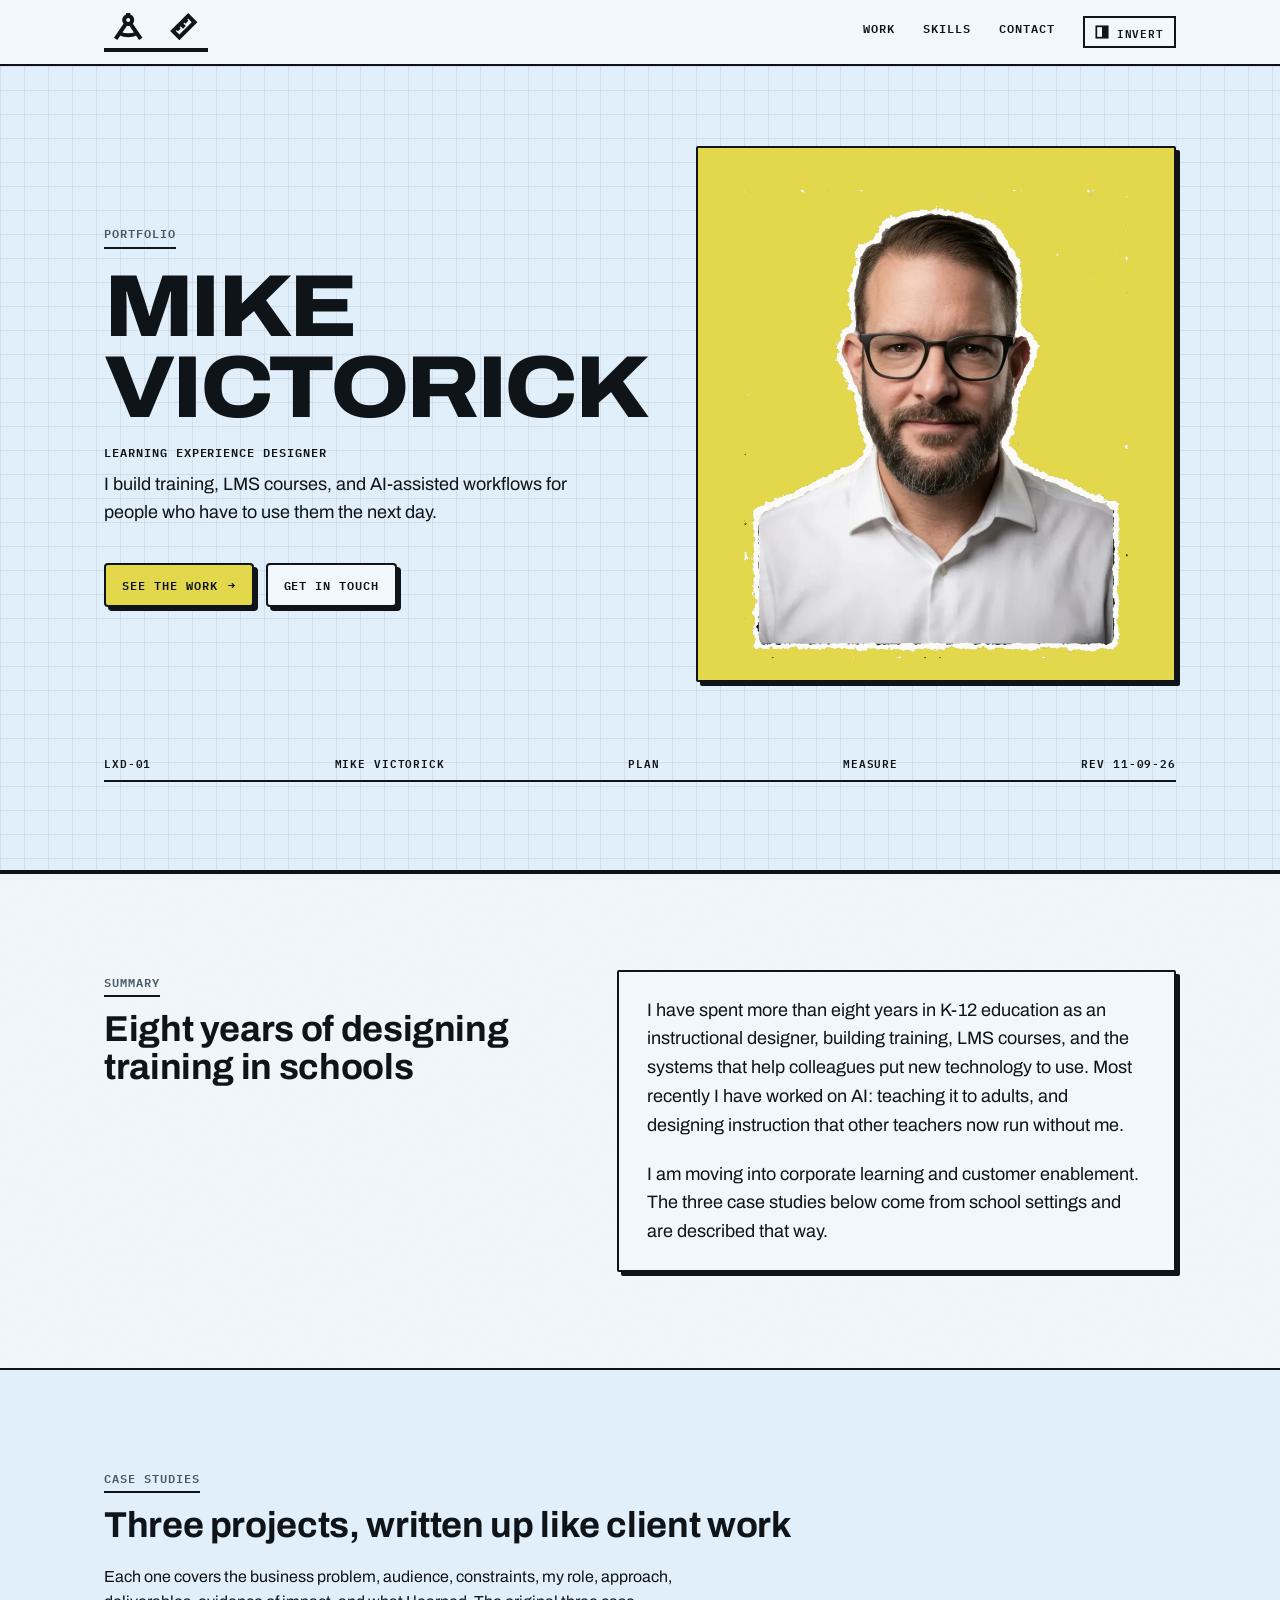
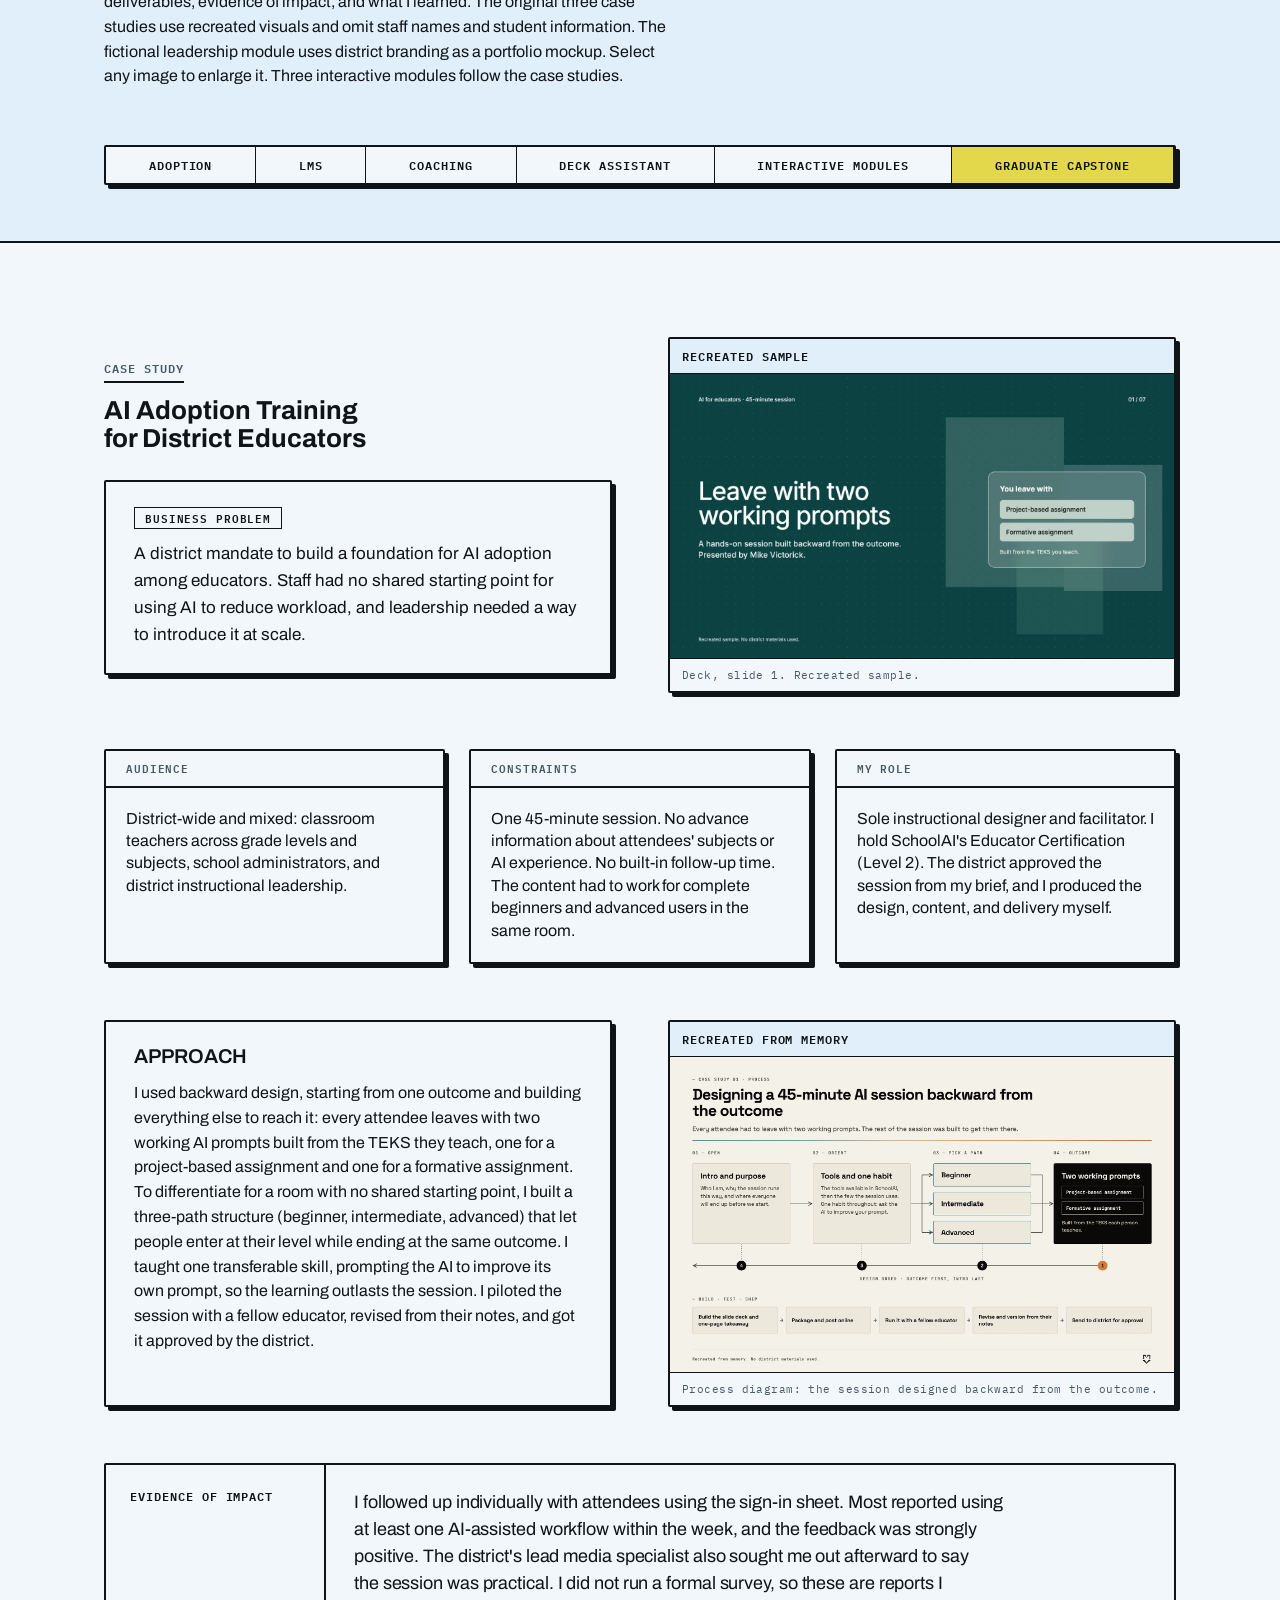
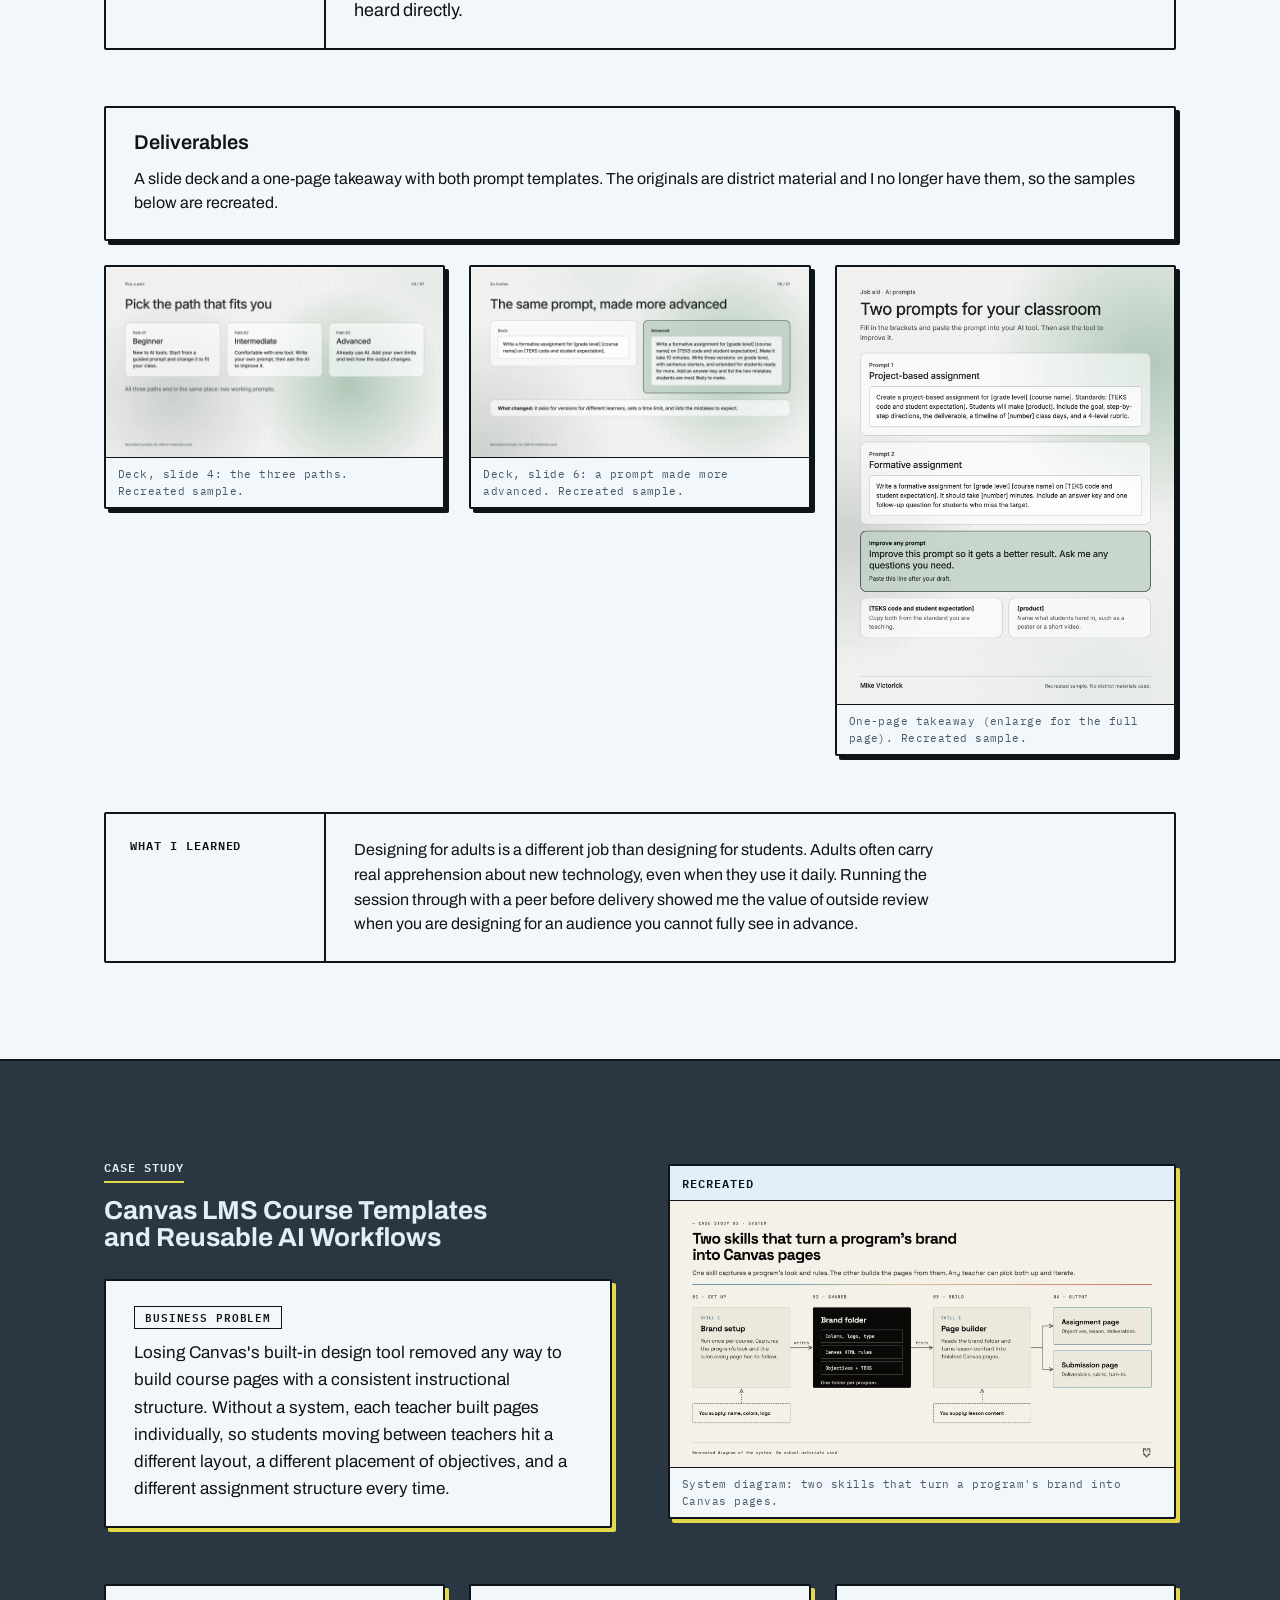
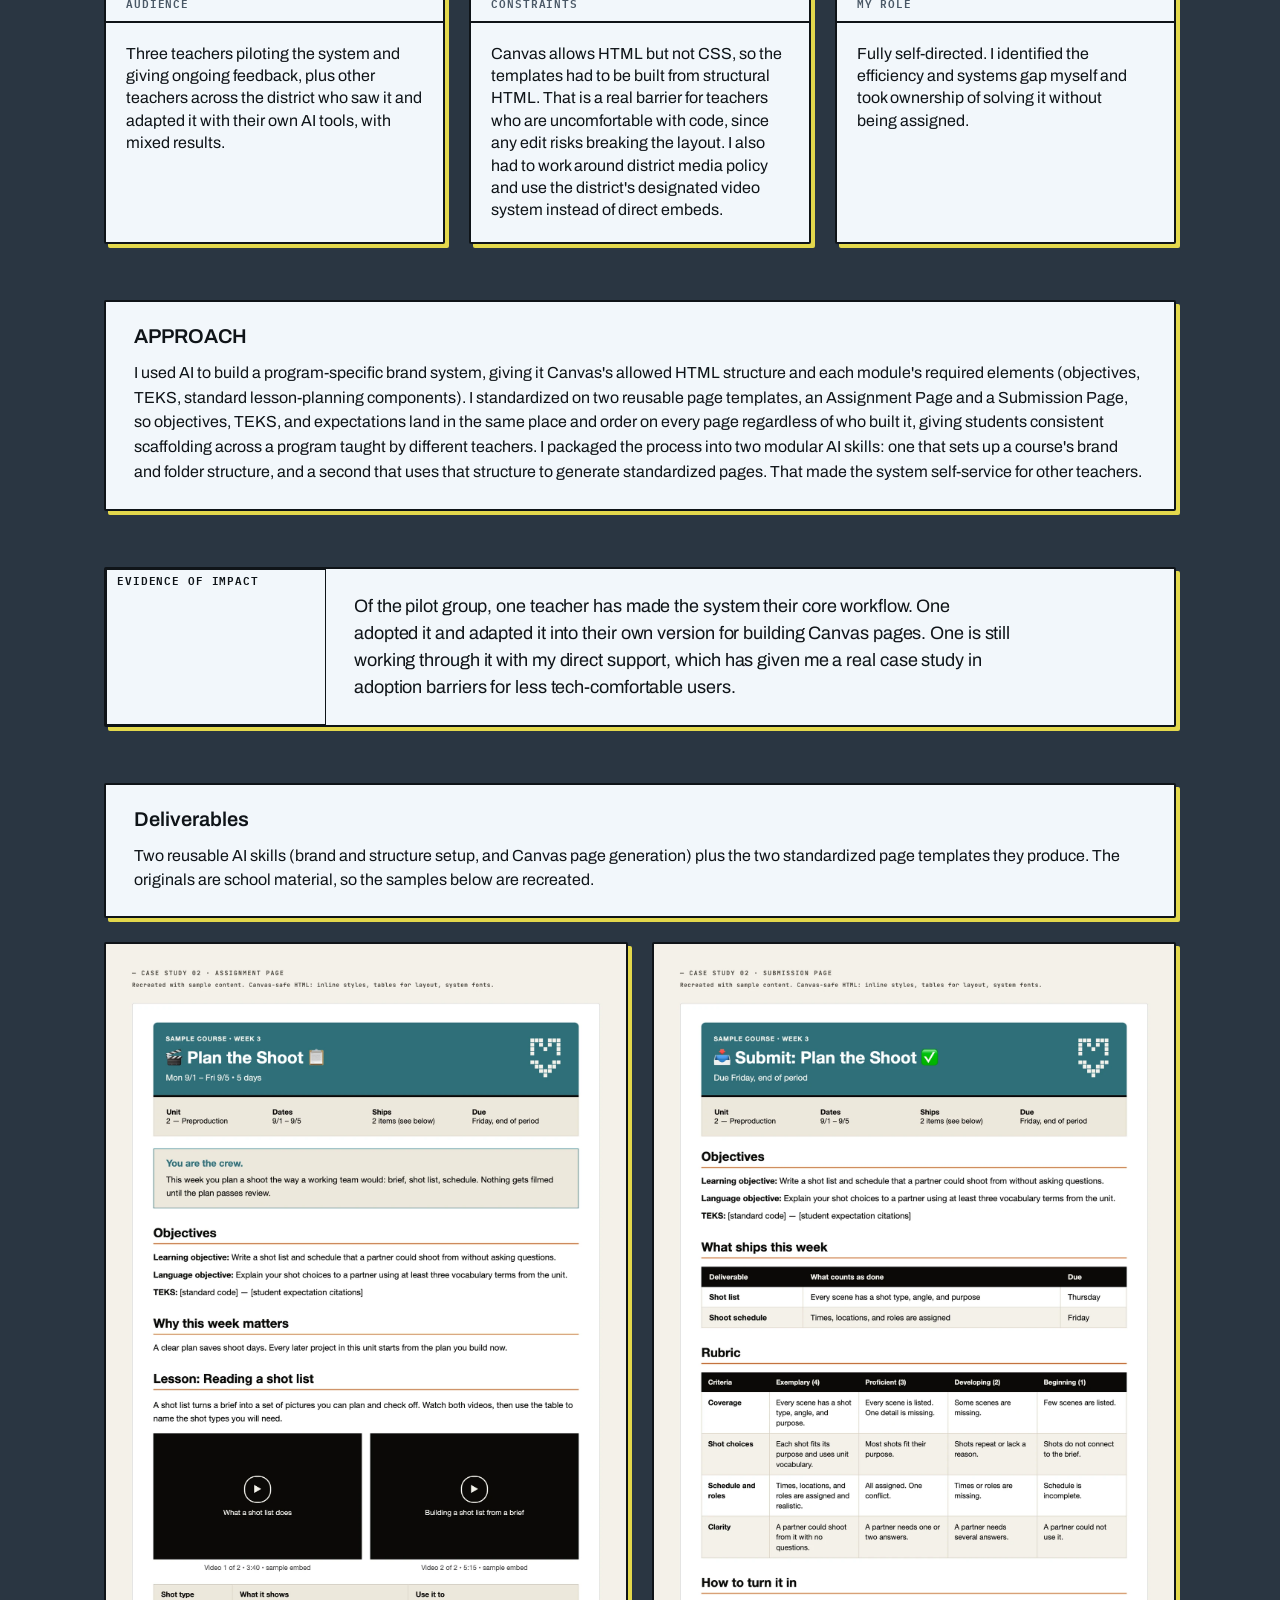
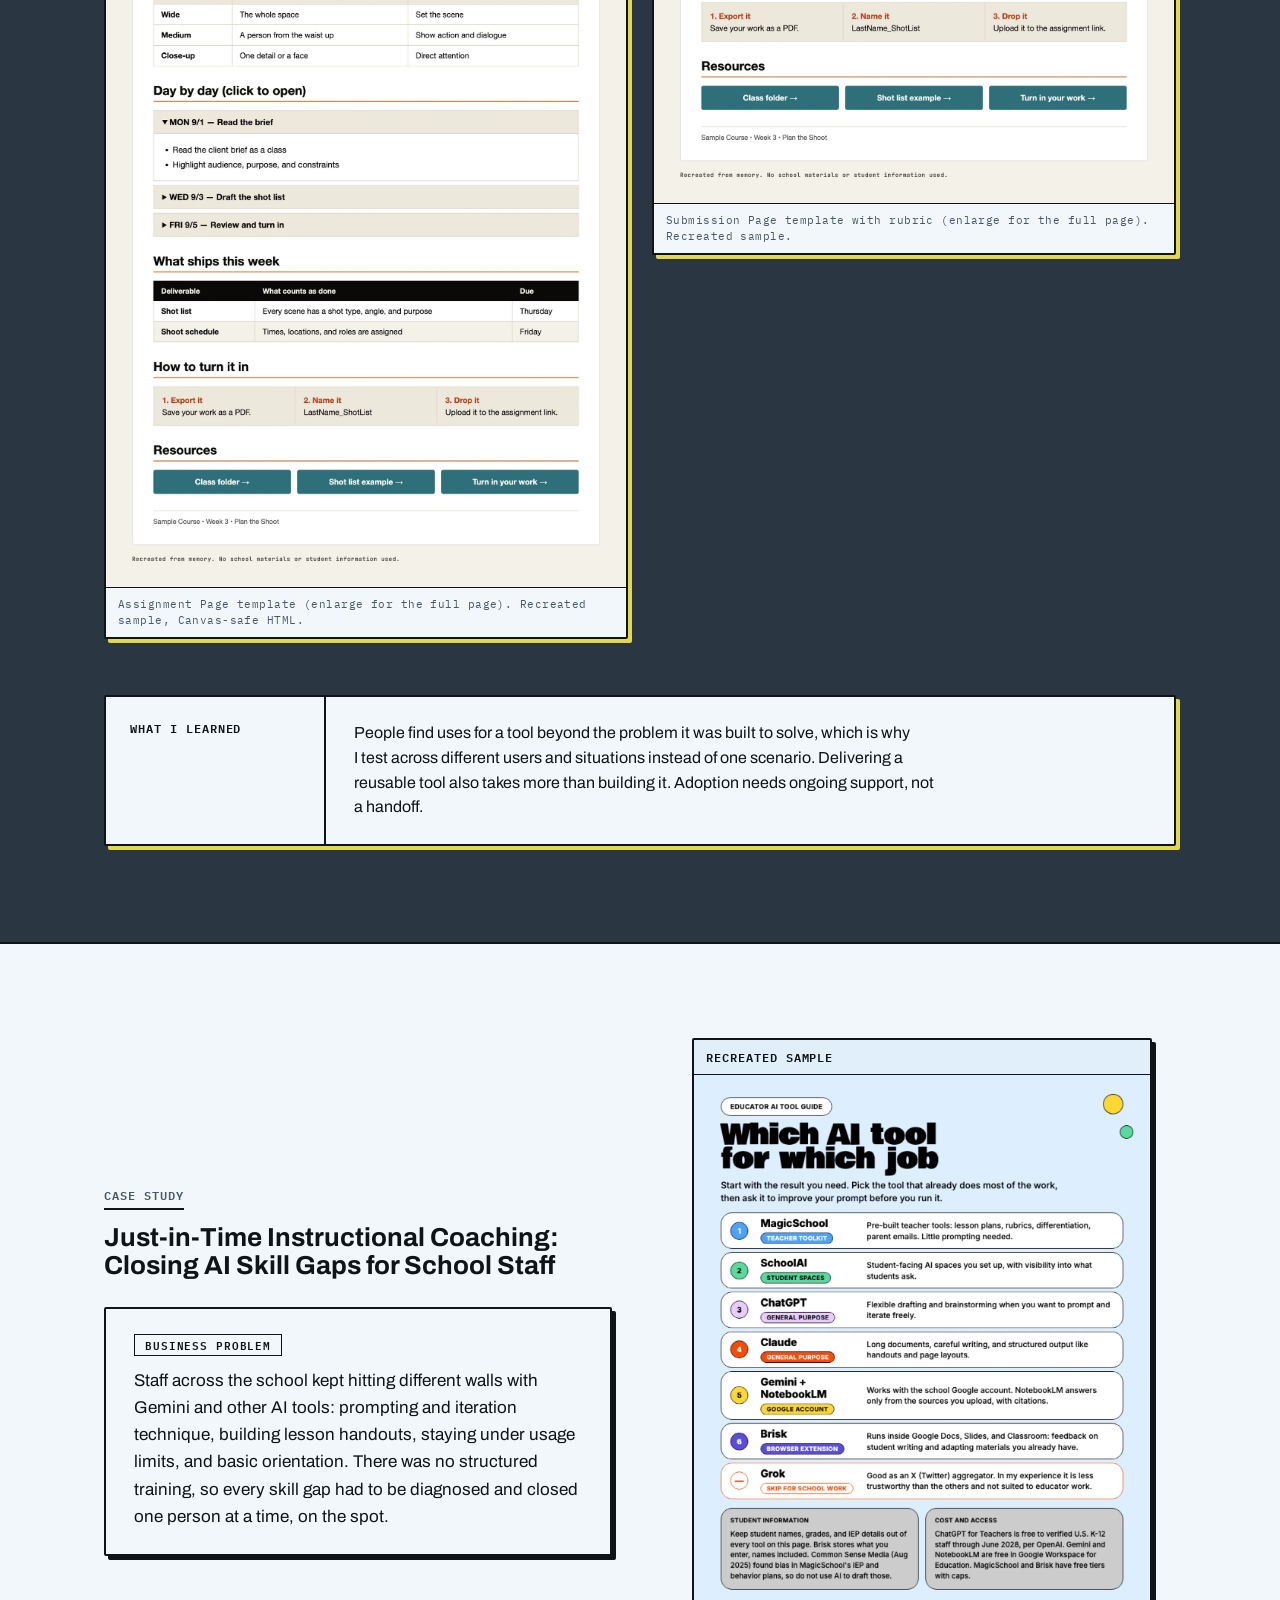
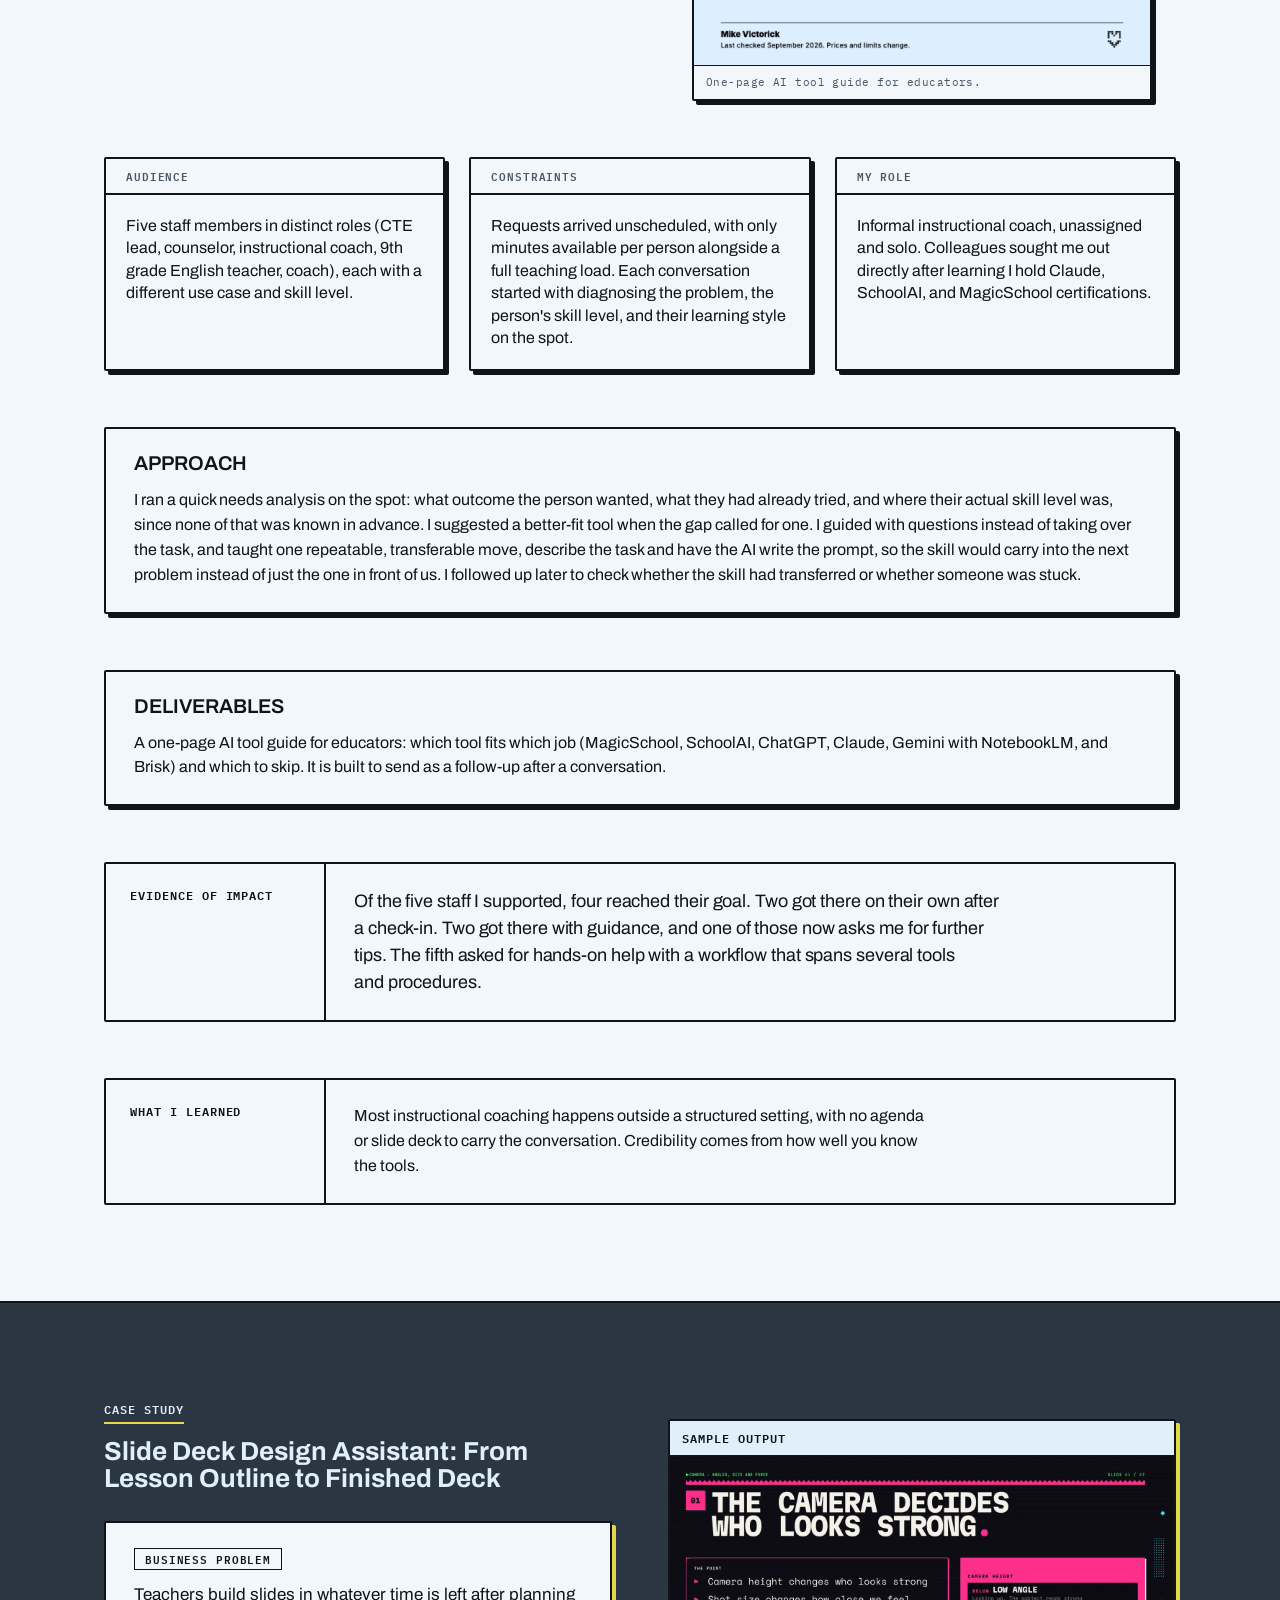
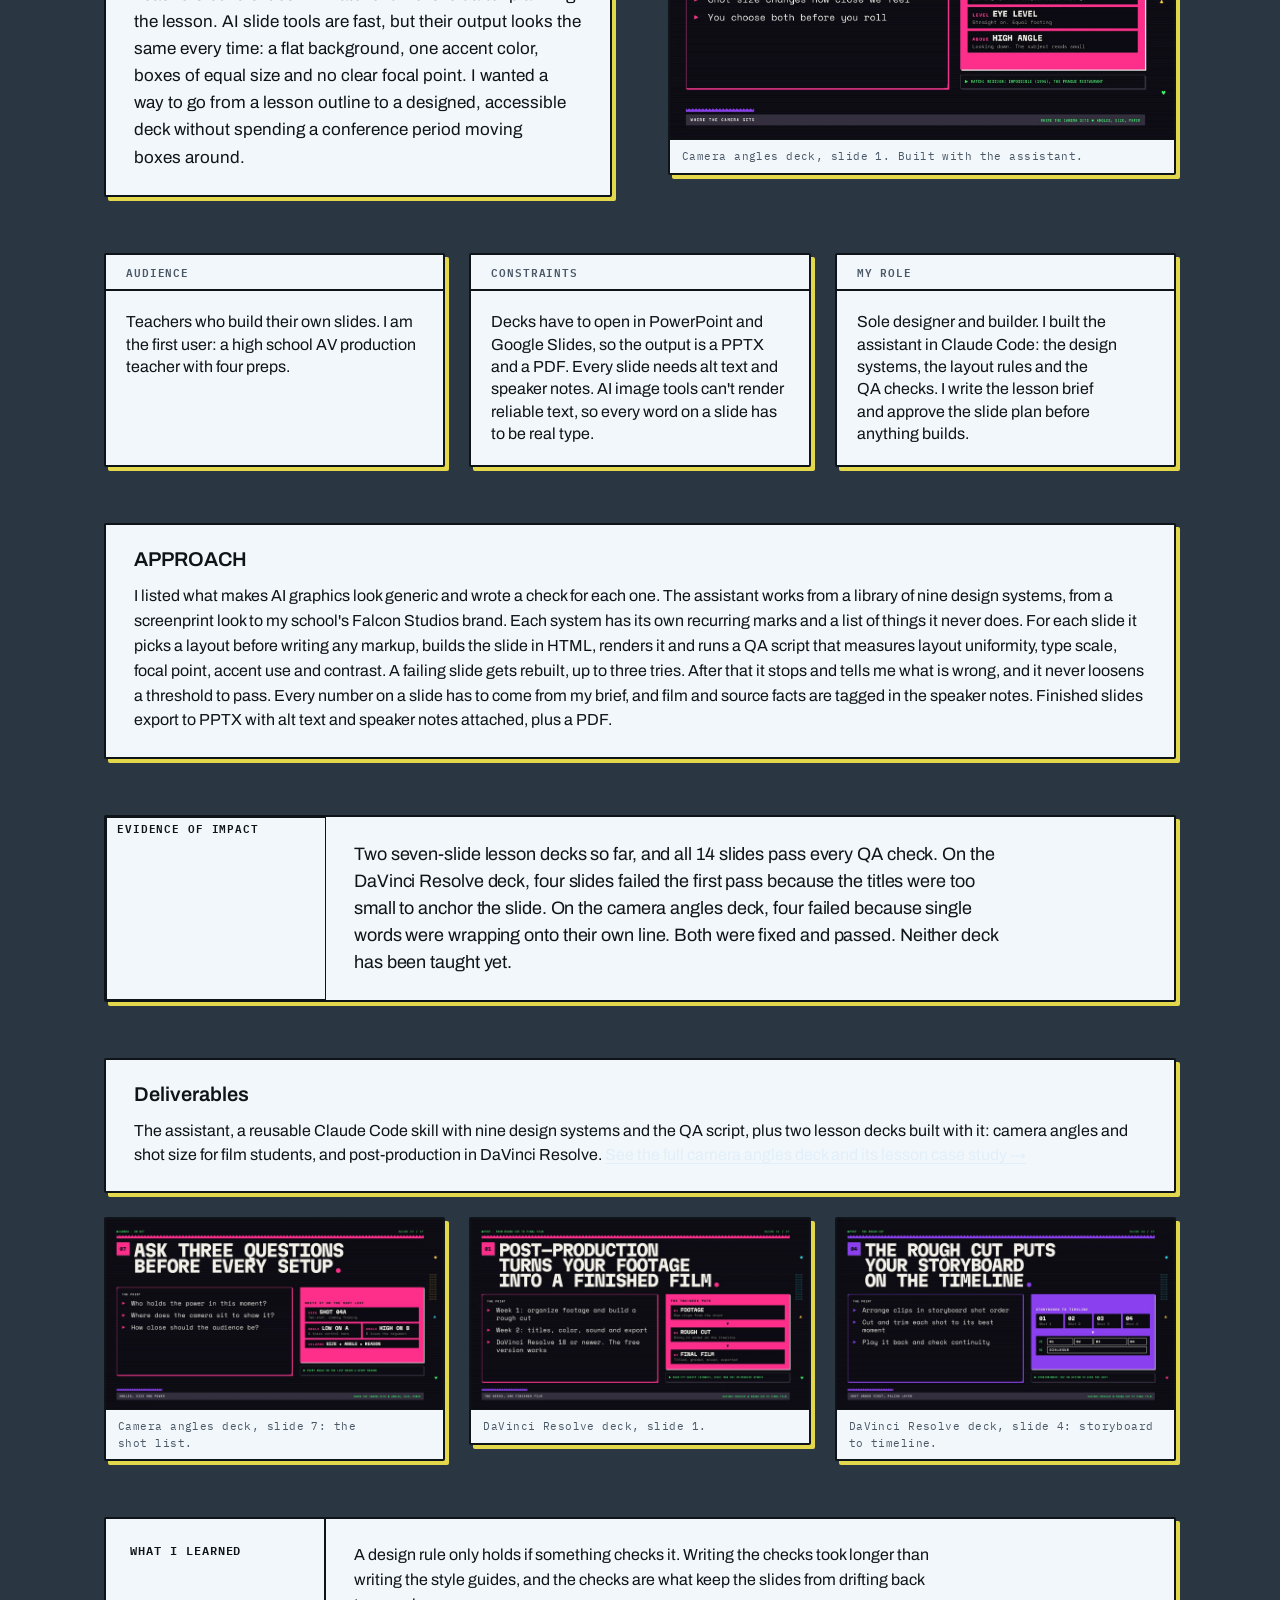
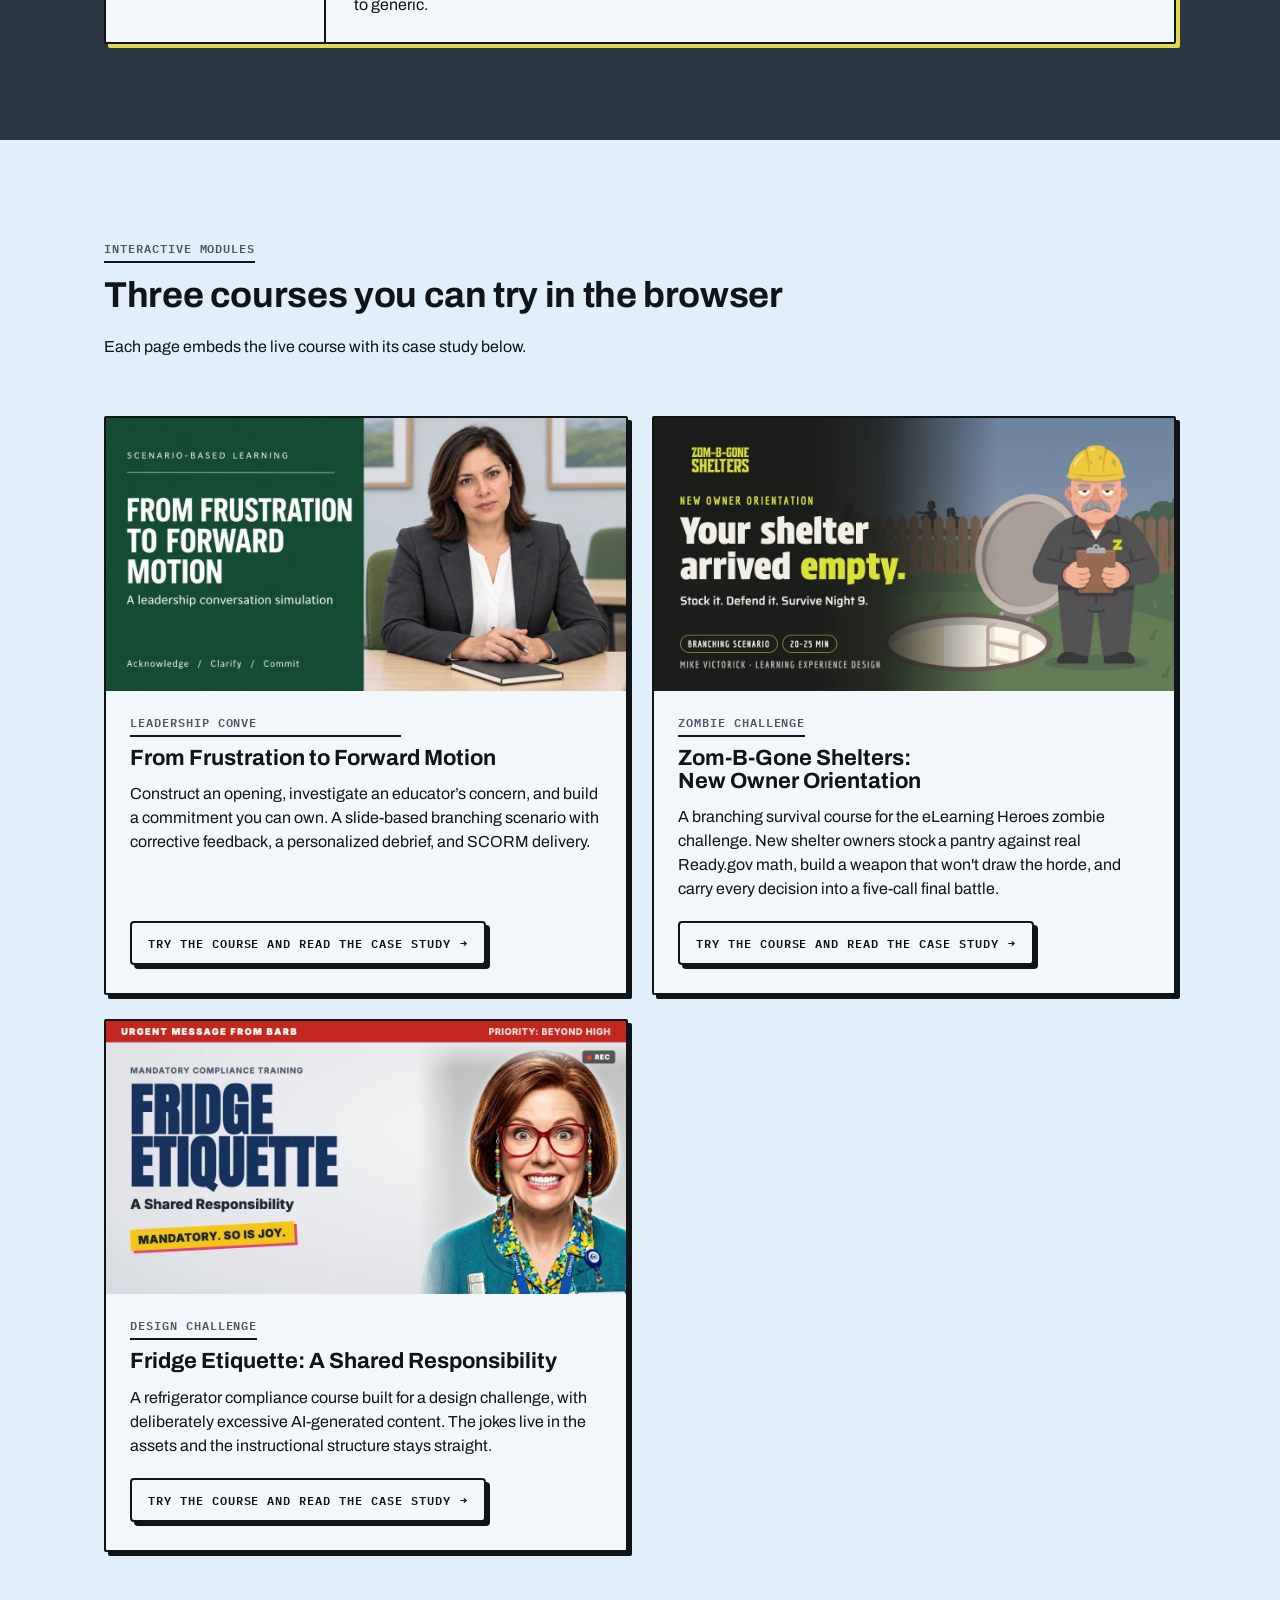
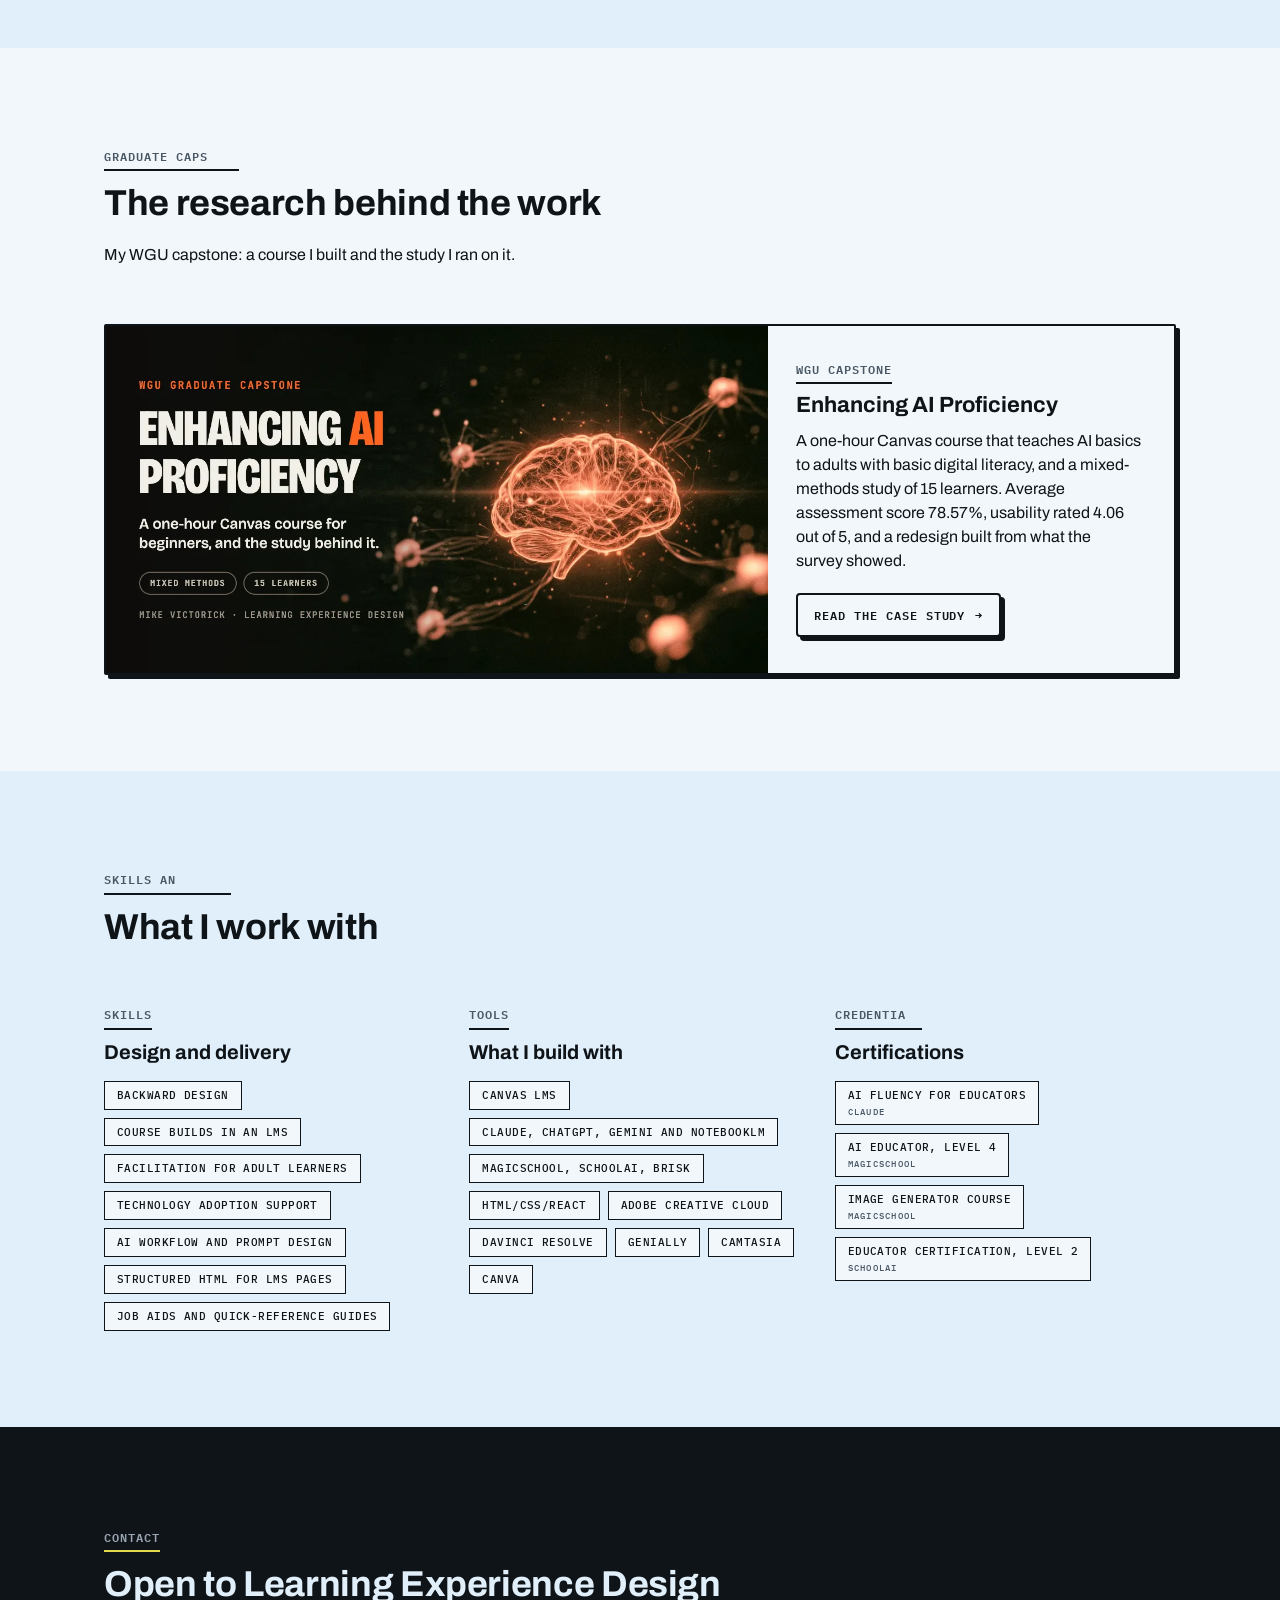
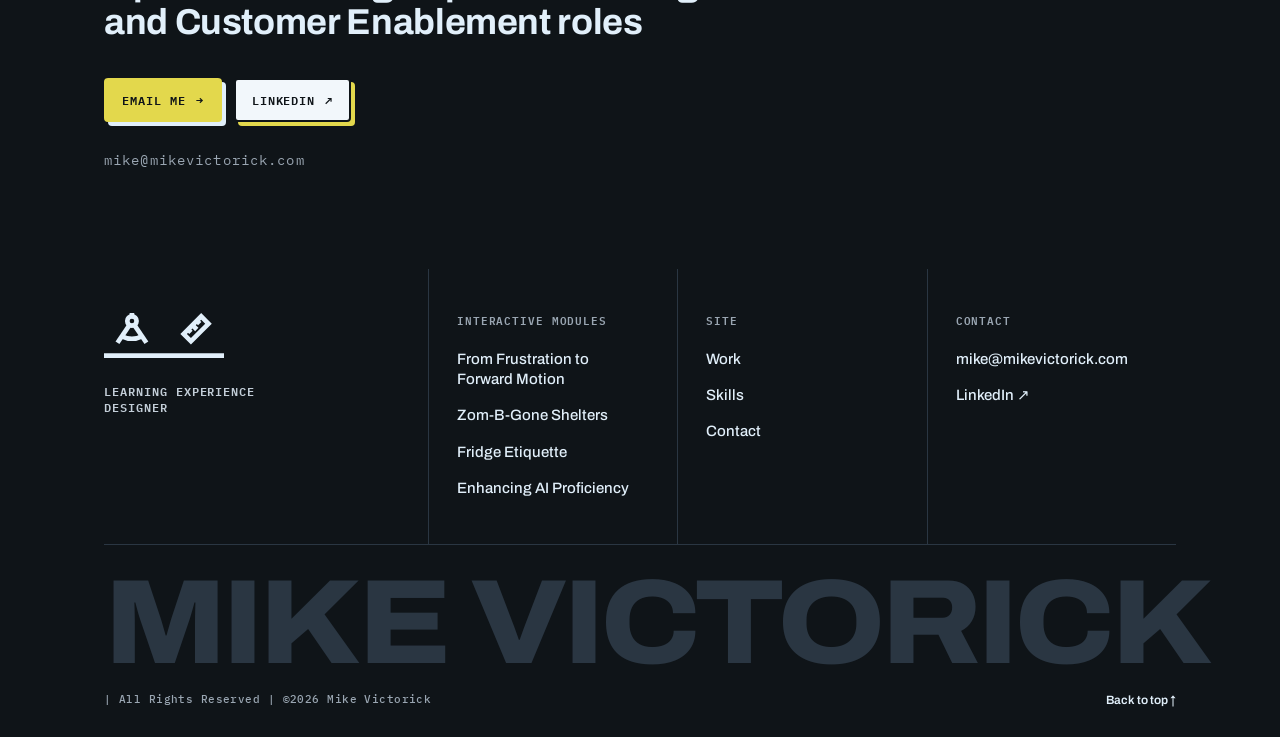
<file: index.html>
<!DOCTYPE html>
<html lang="en">
<head>
<meta charset="utf-8">
<meta name="viewport" content="width=device-width, initial-scale=1">
<title>Mike Victorick | Learning Experience Designer</title>
<meta name="description" content="Portfolio of Mike Victorick, Learning Experience Designer. Three case studies in AI adoption training, LMS course systems, and technology enablement.">
<meta name="theme-color" content="#E1EFFA">
<link rel="icon" href="favicon.svg?v=4" type="image/svg+xml">
<link rel="icon" href="favicon.ico?v=4" sizes="48x48">
<link rel="apple-touch-icon" href="apple-touch-icon.png?v=4">
<link rel="preconnect" href="https://fonts.googleapis.com">
<link rel="preconnect" href="https://fonts.gstatic.com" crossorigin>
<link href="https://fonts.googleapis.com/css2?family=Archivo:wdth,wght@62..125,100..900&family=Archivo+Narrow:wght@400..700&family=IBM+Plex+Mono:wght@400;500;600;700&display=swap" rel="stylesheet">
<style>
:root {
  /* core inks — AGAIN Vol.01 */
  --again-flare: #E64800;
  --again-flare-hi: #FF6320;
  --again-flare-deep: #B84900;
  --again-spring: #6DD36C;
  --again-spring-hi: #8ADE89;
  --again-spring-deep: #007E11;
  --again-ink: #0E0D0B;
  --again-ink-2: #25211D;
  --again-ink-3: #35302A;
  --again-ink-4: #484139;
  --again-stone: #696055;
  --again-dust: #A2978A;
  --again-bone-dim: #C9C1B2;
  --again-bone: #F2EFE6;
  --again-paper: #DFDDD1;
  --again-paper-2: #D0CBBC;
  --again-cutout: #FCFBF6;
  --again-line-l: #B7B19E;
  --again-line-l-2: #8A856F;
  --again-fg3-l: #585141;

  /* semantic layer — this site runs the light theme as its base */
  --bg: var(--again-bone);
  --bg-raised: var(--again-paper);
  --bg-card: var(--again-paper-2);
  --bg-inset: var(--again-cutout);
  --fg: var(--again-ink);
  --fg-2: #3D362C;
  --fg-3: var(--again-fg3-l);
  --fg-mute: #7C7461;
  --fg-on-accent: var(--again-bone);
  --line: var(--again-line-l);
  --line-strong: var(--again-line-l-2);
  --accent: var(--again-flare-deep);
  --accent-hover: #D25400;
  --focus: var(--again-spring-deep);

  /* geometry — the signature */
  --again-shear: 25.1deg;
  --again-shear-run: 0.469;

  /* type */
  --font-display: "Bricolage Grotesque", ui-sans-serif, system-ui, -apple-system, "Segoe UI", sans-serif;
  --font-mono: "JetBrains Mono", ui-monospace, SFMono-Regular, Menlo, monospace;
  --wdth-normal: 100;
  --wdth-condensed: 86;
  --fs-2xs: 11px;
  --fs-xs: 12px;
  --fs-sm: 14px;
  --fs-base: 16px;
  --fs-md: 18px;
  --fs-lg: clamp(20px, 1.4vw + 16px, 22px);
  --fs-xl: clamp(24px, 2vw + 18px, 28px);
  --fs-2xl: clamp(29px, 3vw + 20px, 36px);
  --fs-3xl: clamp(35px, 4.4vw + 20px, 48px);
  --fs-5xl: clamp(50px, 8vw + 18px, 86px);
  --ls-poster: -0.035em;
  --ls-tight: -0.022em;
  --ls-snug: -0.008em;
  --ls-label: 0.14em;

  /* labels, 2026-10-07: Bricolage 600 sentence case. Back to mono caps: --font-label var(--font-mono), --label-case uppercase, --label-ls var(--ls-label) */
  --font-label: var(--font-display);
  --label-case: none;
  --label-ls: normal;

  --r-sm: 0;
  --r-md: 0;
  --r-lg: 0;
  --r-full: 0;
  --ease: cubic-bezier(.2, .8, .2, 1);
  --dur-fast: 120ms;
  --dur-slow: 400ms;
}

* { box-sizing: border-box; margin: 0; padding: 0; }
html { scroll-behavior: smooth; scroll-padding-top: 72px; }
body { background-color: var(--bg); color: var(--fg); font-family: var(--font-display); font-variation-settings: "opsz" 14, "wdth" var(--wdth-normal); font-size: 17px; line-height: 1.6; text-wrap: pretty; -webkit-font-smoothing: antialiased; }
body.lb-open { overflow: hidden; }
img { display: block; max-width: 100%; height: auto; }
a { color: var(--accent); text-decoration: none; }
a:hover { color: var(--accent-hover); text-decoration: underline; text-underline-offset: 3px; }
:focus-visible { outline: 2px solid var(--focus); outline-offset: 2px; border-radius: var(--r-sm); }
::selection { background: var(--again-flare-deep); color: var(--again-bone); }

.skip { position: absolute; left: -9999px; top: 8px; background: var(--fg); color: var(--bg); padding: 8px 14px; border-radius: var(--r-sm); z-index: 100; font-family: var(--font-label); font-weight: 600; text-transform: var(--label-case); font-size: 12px; letter-spacing: var(--label-ls); }
.skip:focus { left: 8px; }

.wrap { max-width: 1120px; margin: 0 auto; padding: 0 24px; }

.eyebrow { font-family: var(--font-label); font-size: var(--fs-2xs); font-weight: 600; letter-spacing: var(--ls-label); text-transform: var(--label-case); color: var(--fg-3); }

h1, h2, h3, h4 { font-family: var(--font-display); font-weight: 800; letter-spacing: var(--ls-tight); text-transform: uppercase; text-wrap: balance; margin: 0; }
h1 { font-size: var(--fs-5xl); font-variation-settings: "opsz" 96, "wdth" var(--wdth-normal); line-height: 0.92; letter-spacing: var(--ls-poster); }
h2 { font-size: var(--fs-3xl); font-variation-settings: "opsz" 56, "wdth" var(--wdth-normal); line-height: 1.02; }
h3 { font-size: var(--fs-2xl); font-variation-settings: "opsz" 32, "wdth" var(--wdth-normal); line-height: 1.04; letter-spacing: var(--ls-snug); }
h4 { font-size: var(--fs-md); font-weight: 600; font-variation-settings: "opsz" 18, "wdth" var(--wdth-normal); letter-spacing: -0.01em; line-height: 1.15; }

/* nav */
.nav { position: sticky; top: 0; z-index: 50; background: var(--bg); border-bottom: 1px solid var(--line-strong); transform: translateY(0); transition: transform var(--dur-slow) var(--ease); }
.nav--hidden { transform: translateY(-100%); }
.nav .wrap { display: flex; align-items: center; justify-content: space-between; height: 64px; }
.brand { display: flex; align-items: center; gap: 12px; color: var(--fg); font-weight: 700; font-size: 16px; letter-spacing: 0.01em; text-transform: uppercase; font-family: var(--font-display); font-variation-settings: "opsz" 18, "wdth" var(--wdth-condensed); }
.brand:hover { color: var(--fg); text-decoration: none; }
.brand svg { color: var(--accent); }
.nav ul { list-style: none; display: flex; gap: 28px; }
.nav ul a { color: var(--fg); font-weight: 600; font-size: 13px; font-family: var(--font-label); text-transform: var(--label-case); letter-spacing: var(--label-ls); }
.nav ul a:hover { color: var(--accent); text-decoration: none; }

/* buttons */
.btns { display: flex; flex-wrap: wrap; gap: 12px; margin-top: 36px; }
.btn { position: relative; display: inline-flex; align-items: center; gap: 10px; padding: 13px 22px; min-height: 44px; border-radius: var(--r-sm); font-family: var(--font-label); font-weight: 700; font-size: 13px; letter-spacing: var(--label-ls); text-transform: var(--label-case); border: 1px solid var(--line-strong); color: var(--fg); background: transparent; overflow: hidden; transition: background var(--dur-fast) var(--ease), color var(--dur-fast) var(--ease), border-color var(--dur-fast) var(--ease); }
.btn:hover { text-decoration: none; color: var(--fg); border-color: var(--fg); }
.btn.primary { background: var(--accent); border-color: var(--accent); color: var(--fg-on-accent); }
.btn.primary:hover { background: var(--accent-hover); border-color: var(--accent-hover); color: var(--fg-on-accent); }
.btn.primary::after { content: ""; position: absolute; inset: 0 auto 0 -30%; width: 26%; background: rgba(242,239,230,.22); transform: skewX(var(--again-shear)) translateX(-120%); transition: transform var(--dur-slow) var(--ease); pointer-events: none; }
.btn.primary:hover::after { transform: skewX(var(--again-shear)) translateX(560%); }
.btn .arrow { font-family: var(--font-label); font-weight: 600; }

/* hero */
.hero { padding: 80px 0 88px; background-color: var(--bg); background-image: url(textures/scans/grain-57.webp); background-size: 700px; background-blend-mode: multiply; overflow: hidden; }
.hero .wrap { display: grid; grid-template-columns: minmax(0, 1.05fr) minmax(0, 0.95fr); gap: 64px; align-items: center; }
.hero .role { margin-top: 20px; font-family: var(--font-label); font-size: 14px; font-weight: 600; letter-spacing: var(--label-ls); text-transform: var(--label-case); color: var(--accent); }
.hero .lede { margin-top: 20px; max-width: 520px; font-size: 18px; line-height: 1.55; color: var(--fg-2); }
.slash { display: block; height: 14px; border: 0; overflow: hidden; background: repeating-linear-gradient(calc(90deg - var(--again-shear)), var(--accent) 0 3px, transparent 3px 22px); }

.hero-portrait { justify-self: end; width: 100%; max-width: 520px; margin: 0; transform: rotate(2deg); filter: drop-shadow(0 14px 22px rgba(37, 33, 29, .28)); }
.hero-portrait img { display: block; width: 100%; height: auto; }
.collage { display: grid; grid-template-columns: repeat(2, minmax(0, 1fr)); gap: 16px; }
.tile { position: relative; display: block; border-radius: var(--r-md); overflow: hidden; background: var(--bg-card); border: 1px solid var(--line); transition: border-color var(--dur-fast) var(--ease); }
.tile:hover { text-decoration: none; border-color: var(--line-strong); }
.tile.big { grid-column: 1 / -1; }
.tile img { width: 100%; aspect-ratio: 16 / 9; object-fit: cover; object-position: top; }
.tile:not(.big) img { aspect-ratio: 4 / 3; }
.tile .chip { position: absolute; left: 10px; bottom: 10px; background: var(--again-ink); color: var(--again-bone); font-family: var(--font-label); font-size: 12px; font-weight: 600; letter-spacing: var(--label-ls); text-transform: var(--label-case); padding: 6px 12px 6px 22px; clip-path: polygon(12px 0, 100% 0, 100% 100%, 0 100%); }

section { padding: 96px 0; }
section + section { border-top: 1px solid var(--line); }
#work section { margin-top: 96px; padding: 96px 0 0; border-top: 1px solid var(--line); }
#work { padding: 96px 0 0; }
#work + #skills { border-top: none; padding-top: 48px; }
.sec-head { max-width: 760px; margin-bottom: 56px; }
.cs-nav { position: sticky; top: 72px; z-index: 40; display: flex; flex-wrap: wrap; gap: 2px; margin: 0 0 56px; padding: 0; background: var(--again-ink); border: 1px solid var(--again-ink); border-radius: var(--r-md); overflow: hidden; transition: top var(--dur-slow) var(--ease), margin var(--dur-slow) var(--ease), padding var(--dur-slow) var(--ease), background var(--dur-fast) var(--ease), border-color var(--dur-fast) var(--ease); }
html.nav-away .cs-nav { top: 8px; }
.cs-nav.is-stuck { margin-left: -16px; margin-right: -16px; padding: 0 16px; }
.cs-nav.on-dark { background: var(--again-bone); border-color: var(--again-bone); }
.cs-nav a { font-family: var(--font-label); font-size: 11px; font-weight: 600; letter-spacing: var(--label-ls); text-transform: var(--label-case); color: var(--again-dust); padding: 12px 18px; border-bottom: 2px solid transparent; }
.cs-nav a:hover { color: var(--again-bone); text-decoration: none; }
.cs-nav a.active { color: var(--again-flare); border-color: var(--again-flare); }
.cs-nav.on-dark a { color: var(--again-stone); }
.cs-nav.on-dark a:hover { color: var(--again-ink); }
.cs-nav.on-dark a.active { color: var(--again-flare-deep); border-color: var(--again-flare-deep); }
.sec-head h2 { margin-top: 14px; }
.sec-head p { margin-top: 20px; color: var(--fg-2); font-size: 17px; line-height: 1.55; }

/* summary */
.summary .wrap { display: grid; grid-template-columns: minmax(0, 0.9fr) minmax(0, 1.1fr); gap: 64px; align-items: start; }
.summary h2 { margin-top: 14px; }
.summary p.body { font-size: 18px; line-height: 1.6; color: var(--fg-2); }
.summary p.body + p.body { margin-top: 20px; }
.tex { position: relative; isolation: isolate; }
.tex::before { content: ""; position: absolute; inset: 0; z-index: -1; pointer-events: none; background-repeat: repeat; }
.tex--grain::before { opacity: .05; background-image: url("data:image/svg+xml,%3Csvg xmlns='http://www.w3.org/2000/svg' width='180' height='180'%3E%3Cfilter id='n'%3E%3CfeTurbulence type='fractalNoise' baseFrequency='.82' numOctaves='3' stitchTiles='stitch'/%3E%3CfeColorMatrix type='saturate' values='0'/%3E%3C/filter%3E%3Crect width='180' height='180' filter='url(%23n)'/%3E%3C/svg%3E"); background-size: 180px 180px; }

/* case studies */
.cs { position: relative; padding: 88px 0; --cs-bg: var(--bg-raised); }
.cs::before { content: ""; position: absolute; top: 0; bottom: 0; left: 50%; width: 100vw; transform: translateX(-50%); background-color: var(--cs-bg); z-index: -1; }
.cs:nth-of-type(even) {
  --cs-bg: var(--again-ink);
  --bg-card: var(--again-ink-3);
  --fg: var(--again-bone);
  --fg-2: var(--again-bone-dim);
  --fg-3: var(--again-dust);
  --line: var(--again-ink-4);
  --line-strong: var(--again-stone);
  --accent: var(--again-flare);
  --accent-hover: var(--again-flare-hi);
  --fg-on-accent: var(--again-ink);
  --again-spring-deep: var(--again-spring);
  color: var(--fg);
}

.cs-head { display: grid; grid-template-columns: minmax(0, 1fr) minmax(0, 1fr); gap: 56px; align-items: center; }
.cs-head h3 { margin: 14px 0 28px; }
.label { font-family: var(--font-label); font-size: var(--fs-2xs); font-weight: 600; letter-spacing: var(--ls-label); text-transform: var(--label-case); color: var(--accent); }
.lead { margin-top: 8px; font-size: 17px; line-height: 1.6; color: var(--fg-2); }

.facts { display: grid; grid-template-columns: repeat(3, minmax(0, 1fr)); gap: 16px; margin-top: 56px; }
.fact { position: relative; isolation: isolate; background: var(--bg-card); border: 1px solid var(--line); border-radius: var(--r-md); padding: 24px; background-image: repeating-linear-gradient(90deg, rgba(162,151,138,.14) 0 1px, transparent 1px 32px), repeating-linear-gradient(0deg, rgba(162,151,138,.14) 0 1px, transparent 1px 32px); }
.fact .label { color: var(--fg-3); }
.fact p { margin-top: 10px; font-size: 16px; line-height: 1.4; color: var(--fg-2); }

.story { display: grid; grid-template-columns: minmax(0, 1fr) minmax(0, 1fr); gap: 56px; align-items: center; margin-top: 72px; }
.story.solo-col { grid-template-columns: minmax(0, 760px); }
.story h4 { margin-bottom: 14px; text-transform: uppercase; }
.story p { font-size: 16px; line-height: 1.55; color: var(--fg-2); }

.callout { margin-top: 72px; background: var(--bg-card); border: 1px solid var(--line); border-left: 3px solid var(--again-spring-deep); border-radius: 0 var(--r-md) var(--r-md) 0; padding: 32px 36px; }
.callout .label { color: var(--again-spring-deep); }
.callout p { margin-top: 12px; max-width: 820px; font-size: 19px; line-height: 1.5; font-weight: 500; letter-spacing: -0.005em; color: var(--fg-2); }

.learned { margin-top: 72px; max-width: 760px; }
.learned p { font-size: 16px; line-height: 1.55; color: var(--fg-2); }

.gallery-wrap { margin-top: 72px; }
.gallery-wrap > p { max-width: 760px; font-size: 16px; margin-bottom: 28px; line-height: 1.55; color: var(--fg-2); }
.gallery { display: grid; grid-template-columns: repeat(auto-fit, minmax(260px, 1fr)); gap: 20px; }

/* framed visuals and popup triggers */
figure { margin: 0; }
.frame { background: var(--bg-card); border: 1px solid var(--line); border-radius: var(--r-md); overflow: hidden; }
.frame .bar { display: flex; align-items: center; gap: 6px; padding: 10px 14px; border-bottom: 1px solid var(--line); background: var(--bg-raised); font-family: var(--font-label); font-size: 12px; font-weight: 600; letter-spacing: var(--label-ls); text-transform: var(--label-case); color: var(--fg-3); }
.frame .bar i { width: 7px; height: 7px; border-radius: var(--r-full); border: 1px solid var(--line-strong); display: block; }
.frame .bar span { margin-left: 8px; }
.frame figcaption { padding: 12px 16px 14px; border-top: 1px solid var(--line); }
figcaption { font-family: var(--font-label); font-size: 11px; letter-spacing: var(--label-ls); color: var(--fg-3); line-height: 1.5; }
.zoom { position: relative; display: block; cursor: zoom-in; background: var(--bg-raised); }
.zoom img { width: 100%; }
.crop img { aspect-ratio: 4 / 3; object-fit: cover; object-position: top; }
.zoom .hint { position: absolute; right: 12px; bottom: 12px; background: var(--again-ink); color: var(--again-bone); font-family: var(--font-label); font-size: 12px; font-weight: 600; letter-spacing: var(--label-ls); text-transform: var(--label-case); padding: 6px 12px 6px 22px; clip-path: polygon(12px 0, 100% 0, 100% 100%, 0 100%); opacity: 0; transition: opacity var(--dur-fast) linear; }
.zoom:hover .hint, .zoom:focus-visible .hint { opacity: 1; }
.zoom:hover { text-decoration: none; }
@media (hover: none) { .zoom .hint { opacity: 1; } }
.portrait { max-width: 460px; justify-self: center; width: 100%; }

/* interactive modules */
#work + #modules { border-top: none; padding-top: 48px; }
.mods { display: grid; grid-template-columns: repeat(2, minmax(0, 1fr)); gap: 20px; }
.tile.mod { display: flex; flex-direction: column; }
.tile.mod .mod-thumb { position: relative; display: block; }
.tile.mod .mod-thumb img { aspect-ratio: 1200 / 630; }
.mod-body { padding: 24px 24px 28px; display: flex; flex-direction: column; align-items: flex-start; flex: 1; }
.mod-body h3 { font-size: 22px; margin: 10px 0 12px; }
.mod-body h3 a { color: var(--fg); }
.mod-body h3 a:hover { color: var(--accent); text-decoration: none; }
.mod-body p.desc { font-size: 16px; line-height: 1.5; color: var(--fg-2); margin-bottom: 20px; }
.mod-body .btn { margin-top: auto; }
.mods.single { grid-template-columns: 1fr; }
.tile.mod.wide { flex-direction: row; }
.tile.mod.wide .mod-thumb { flex: 0 0 62%; }
.tile.mod.wide .mod-thumb img { height: 100%; aspect-ratio: auto; object-fit: cover; object-position: left center; }
.tile.mod.wide .mod-body { justify-content: center; padding: 28px; }
.tile.mod.wide .mod-body .btn { margin-top: 0; }

/* skills */
.cols { display: grid; grid-template-columns: repeat(3, minmax(0, 1fr)); gap: 20px; }
.cols > div { background: var(--bg-card); border: 1px solid var(--line); border-radius: var(--r-md); padding: 28px; }
.cols h3 { font-size: 20px; margin: 12px 0 18px; }
.list { list-style: none; display: flex; flex-wrap: wrap; gap: 8px; }
.list li { background: var(--again-ink); color: var(--again-bone); padding: 9px 14px 9px 20px; clip-path: polygon(10px 0, 100% 0, 100% 100%, 0 100%); font-size: 13px; line-height: 1.4; }
.list small { display: block; font-family: var(--font-label); font-size: 12px; letter-spacing: var(--label-ls); text-transform: var(--label-case); color: var(--again-dust); margin-top: 3px; }

/* contact band */
.contact { background-color: var(--again-ink); color: var(--again-bone); border-top: 0; }
.contact.tex--grain::before { opacity: .08; }
.contact .eyebrow, .contact .lb-cap { color: var(--again-dust); }
.contact h2 { margin-top: 14px; max-width: 760px; }
.contact .btn { color: var(--again-bone); background: transparent; border-color: var(--again-stone); }
.contact .btn:hover { border-color: var(--again-bone); }
.contact .btn.primary { color: var(--again-ink); background: var(--again-flare); border-color: var(--again-flare); }
.contact .btn.primary:hover { background: var(--again-flare-hi); border-color: var(--again-flare-hi); }
.contact .addr { margin-top: 28px; font-family: var(--font-label); font-size: 14px; letter-spacing: var(--label-ls); color: var(--again-dust); }

footer { position: relative; isolation: isolate; border-top: 1px solid var(--line); padding: 32px 0 48px; }
footer::before { content: ""; position: absolute; inset: 0; z-index: -1; pointer-events: none; opacity: .07; background-image:
    repeating-linear-gradient(calc(90deg - var(--again-shear)), var(--fg) 0 1px, transparent 1px 28px),
    repeating-linear-gradient(0deg, var(--fg) 0 1px, transparent 1px 28px); }
footer .wrap { display: flex; justify-content: space-between; align-items: center; gap: 24px; flex-wrap: wrap; }
footer p { font-family: var(--font-label); font-size: 12px; letter-spacing: var(--label-ls); color: var(--fg-3); max-width: 720px; line-height: 1.6; }
.footer-brand { display: flex; align-items: center; gap: 12px; }

/* popup viewer */
dialog#lb { border: 0; padding: 0; background: transparent; max-width: 100vw; max-height: 100vh; width: 100vw; height: 100vh; margin: 0; color: var(--again-bone); }
dialog#lb::backdrop { background-color: rgba(14, 13, 11, 0.92); }
.lb-shell { position: relative; width: 100%; height: 100%; display: flex; flex-direction: column; align-items: center; justify-content: center; padding: 56px 72px 24px; gap: 14px; }
.lb-body { width: min(1100px, 100%); max-height: calc(100vh - 150px); overflow: auto; border-radius: var(--r-md); background: var(--again-ink-2); border: 1px solid var(--again-stone); }
.lb-body img { width: 100%; height: auto; max-width: none; }
.lb-cap { font-family: var(--font-label); font-size: 12px; letter-spacing: var(--label-ls); color: var(--again-bone-dim); text-align: center; max-width: 760px; min-height: 1.5em; }
.lb-btn { position: absolute; width: 40px; height: 40px; border-radius: var(--r-sm); border: 1px solid var(--again-stone); background: var(--again-ink-2); color: var(--again-bone); font-family: var(--font-label); font-weight: 600; font-size: 16px; cursor: pointer; display: grid; place-items: center; transition: border-color var(--dur-fast) var(--ease); }
.lb-btn:hover { border-color: var(--again-bone); }
.lb-close { top: 16px; right: 16px; }
.lb-prev { left: 16px; top: 50%; transform: translateY(-50%); }
.lb-next { right: 16px; top: 50%; transform: translateY(-50%); }
.lb-btn[hidden] { display: none; }

/* brand 2026-10-07: paper ground, cut-paper strips, no hairline structure */
body { background-image: url(textures/scans/grain-57.webp); background-size: 700px; background-blend-mode: multiply; }
.cs::before { background-image: url(textures/scans/grain-57.webp); background-size: 700px; background-blend-mode: multiply; }
.cs:nth-of-type(even)::before { background-image: none; }
section + section, #work section { border-top: 0; }
h1 { font-variation-settings: "opsz" 96, "wdth" 75; }
.hero h1 { font-size: clamp(56px, 7.6vw, 104px); }

.eyebrow, .label { display: inline-block; padding: 4px 10px 5px; font-size: 12px; line-height: 1.3; transform: rotate(-1.4deg); transform-origin: left center; }
.eyebrow, .sec-head p.eyebrow { background: var(--fg); color: var(--cs-bg, var(--bg)); }
.contact .eyebrow, .contact .sec-head p.eyebrow { background: var(--again-bone); color: var(--again-ink); }
.label, .fact .label { background: var(--accent); color: var(--fg-on-accent); }
.callout .label { background: var(--again-spring-deep); color: var(--again-bone); transform: rotate(.8deg); }
.cs:nth-of-type(even) .callout .label { color: var(--again-ink); }
.fact:nth-child(2) .label { transform: rotate(.9deg); }
.fact:nth-child(3) .label { transform: rotate(-.6deg); }

.fact { background: none; border: 0; border-radius: 0; padding: 0; }
.fact p { margin-top: 14px; }
.callout { background: none; border: 0; border-radius: 0; padding: 0; }

.tile { border: 0; background: var(--again-cutout); box-shadow: 0 12px 26px rgba(37, 33, 29, .2); transition: transform var(--dur-slow) var(--ease); }
.tile:hover { border: 0; transform: translateY(-3px) rotate(-.5deg); }
.cols > div { background: none; border: 0; border-radius: 0; padding: 0; }

.frame { border: 0; border-radius: 0; background: var(--again-cutout); padding: 8px; box-shadow: 0 12px 26px rgba(37, 33, 29, .22); }
.frame .bar { border-bottom: 0; background: none; padding: 0 0 8px; }
.frame .bar i { display: none; }
.frame .bar span { margin-left: 0; }
.frame figcaption { border-top: 0; padding: 10px 6px 4px; }
.crop img { aspect-ratio: auto; }
.gallery { align-items: start; gap: 28px; }
.gallery > :nth-child(odd) { transform: rotate(-.8deg); }
.gallery > :nth-child(even) { transform: rotate(.9deg) translateY(12px); }

.cs-nav, .cs-nav.on-dark { background: none; border: 0; border-radius: 0; overflow: visible; gap: 10px; }
.cs-nav.is-stuck { margin-left: 0; margin-right: 0; padding: 0; }
.cs-nav a { background: var(--again-ink); color: var(--again-bone); padding: 8px 14px; font-size: 13px; border: 0; box-shadow: 0 4px 10px rgba(14, 13, 11, .25); transition: background var(--dur-fast) var(--ease), color var(--dur-fast) var(--ease); }
.cs-nav a:nth-child(odd) { transform: rotate(-1deg); }
.cs-nav a:nth-child(even) { transform: rotate(.8deg); }
.cs-nav a:hover { background: var(--again-ink-3); color: var(--again-bone); }
.cs-nav a.active { background: var(--again-flare-deep); color: var(--again-bone); border: 0; }
.cs-nav.on-dark a { background: var(--again-bone); color: var(--again-ink); }
.cs-nav.on-dark a:hover { background: var(--again-paper); color: var(--again-ink); }
.cs-nav.on-dark a.active { background: var(--again-flare); color: var(--again-ink); border: 0; }

footer { border-top: 0; }
footer::before { display: none; }

@media (min-width: 901px) {
  .fact:nth-child(2), .cols > div:nth-child(2) { margin-top: 36px; }
}
/* brand 2026-10-07b: alternating grounds, textured ink, solid buttons */
:root { --bg-band: #D0C9B4; --grain-paper: url(textures/scans/grain-57.webp); --grain-ink: url(textures/scans/grain-72.webp); }
.slash { display: none; }
.band { background-color: var(--bg-band); background-image: var(--grain-paper); background-size: 700px; background-blend-mode: multiply; }
.cs { --cs-bg: var(--bg-band); }
.cs:nth-of-type(even)::before { background-image: var(--grain-ink); background-size: 600px; background-blend-mode: normal; }
#cs-capstone { --cs-bg: var(--bg); }
.contact { background-image: var(--grain-ink); background-size: 600px; }
.contact.tex--grain::before { display: none; }
.nav { background-color: var(--bg); background-image: var(--grain-paper); background-size: 700px; background-blend-mode: multiply; border-bottom: 0; box-shadow: 0 6px 14px -8px rgba(37, 33, 29, .4); }
.btn { background: var(--again-cutout); border-color: var(--fg); }
.btn:hover { background: var(--again-cutout); }
.contact .btn { background: var(--again-ink-3); border-color: var(--again-stone); }
.contact .btn:hover { background: var(--again-ink-3); }
#work #modules { margin-top: 0; padding: 96px 0; }
#work #capstone { position: relative; isolation: isolate; margin-top: 0; padding: 96px 0; }
#capstone::before { content: ""; position: absolute; top: 0; bottom: 0; left: 50%; width: 100vw; transform: translateX(-50%); z-index: -1; background-color: var(--bg-band); background-image: var(--grain-paper); background-size: 700px; background-blend-mode: multiply; }
#work + #skills { padding-top: 96px; }
/* brand 2026-10-07c: ink nav and footer, dark grain at 10% */
.nav, footer { position: relative; isolation: isolate; background: var(--again-ink); background-image: none; border: 0; color: var(--again-bone); }
.nav { position: sticky; box-shadow: 0 8px 18px -10px rgba(14, 13, 11, .55); }
.nav::before, footer::before { content: ""; display: block; position: absolute; inset: 0; z-index: -1; pointer-events: none; background-image: url(textures/scans/grain-72-lift.webp); background-size: 600px; opacity: .1; }
.brand, .brand:hover { color: var(--again-bone); }
.brand svg, footer .footer-brand svg { color: var(--again-flare); }
.nav ul a { color: var(--again-bone); }
.nav ul a:hover { color: var(--again-flare); }
footer p { color: rgba(242, 239, 230, .72); }
footer a { color: var(--again-bone); }
.sec-head p.eyebrow, .contact .sec-head p.eyebrow { margin-top: 0; font-size: 12px; line-height: 1.3; }
h1 { letter-spacing: -0.01em; line-height: 1; }
.hero h1 { margin-top: 10px; }
.hero .role { margin-top: 10px; }
.hero .lede { margin-top: 12px; }
/* brand 2026-10-07d: cut-paper slabs behind prose */
body { overflow-x: clip; }
.fact, .story > div:not(.frame), .callout, .learned, .slab, .summary .wrap > div:last-child {
  --fg: var(--again-ink); --fg-2: #2E2A24; --fg-3: var(--again-stone);
  --accent: var(--again-flare-deep); --again-spring-deep: #007E11;
  position: relative; background: var(--again-cutout); background-image: none; color: var(--again-ink);
  border: 0; border-radius: 0; padding: 28px 32px; box-shadow: 0 12px 26px rgba(14, 13, 11, .28);
}
.story h4, .learned h4 { color: var(--again-ink); }
.fact .label, .slab .label { background: var(--again-flare-deep); color: var(--again-bone); }
.fact:nth-child(odd) { transform: rotate(-.4deg); }
.fact:nth-child(even) { transform: rotate(.35deg); }
.story > div:not(.frame) { transform: rotate(-.3deg); }
.callout { transform: rotate(.25deg); max-width: 880px; }
.callout .label, .cs:nth-of-type(even) .callout .label { background: var(--again-spring-deep); color: var(--again-bone); }
.learned { max-width: 780px; transform: rotate(-.25deg); }
.slab { margin-top: 24px; transform: rotate(.3deg); }
.slab .lead { margin-top: 10px; }
.summary .wrap > div:last-child { transform: rotate(.3deg); }
.slab h4 { color: var(--again-ink); }
.gallery-wrap.slab { margin-top: 72px; max-width: 780px; }
.slab ul { margin: 10px 0 0 20px; }
.sec-head p:not(.eyebrow) { display: inline-block; background: var(--again-cutout); color: var(--again-ink); padding: 18px 24px; box-shadow: 0 12px 26px rgba(14, 13, 11, .28); transform: rotate(-.3deg); }
@media (max-width: 900px) {
  .fact, .story > div:not(.frame), .callout, .learned, .slab, .summary .wrap > div:last-child { padding: 22px 20px; }
  .gallery-wrap.slab { margin-top: 48px; }
}

@media (max-width: 900px) {
  section { padding: 64px 0; }
  .hero { padding: 56px 0 56px; }
  .hero .wrap, .summary .wrap, .cs-head, .story { grid-template-columns: 1fr; gap: 36px; }
  .hero-portrait { justify-self: center; max-width: 360px; }
  .story.solo-col { grid-template-columns: 1fr; }
  .cs { padding: 64px 0; }
  #work { padding: 64px 0 0; }
  #work + #skills { padding-top: 32px; }
  #work + #modules { padding-top: 32px; }
  .mods { grid-template-columns: 1fr; }
  .tile.mod.wide { flex-direction: column; }
  .tile.mod.wide .mod-thumb { flex: none; }
  .tile.mod.wide .mod-thumb img { height: auto; aspect-ratio: 1200 / 630; }
  .tile.mod.wide .mod-body { padding: 24px 24px 28px; }
  .facts { grid-template-columns: 1fr; margin-top: 40px; }
  .story, .callout, .learned, .gallery-wrap { margin-top: 48px; }
  .callout { padding: 24px; }
  .callout p { font-size: 18px; }
  .cols { grid-template-columns: 1fr; }
  .nav ul { gap: 18px; }
  .summary p.body { font-size: 17px; }
  .lb-shell { padding: 64px 12px 16px; }
  .lb-prev { left: 8px; top: auto; bottom: 8px; transform: none; }
  .lb-next { right: 8px; top: auto; bottom: 8px; transform: none; }
  .lb-body { max-height: calc(100vh - 170px); }
}
@media (max-width: 900px) {
  .cs-nav, .cs-nav.is-stuck { flex-wrap: nowrap; overflow-x: auto; padding: 10px 36px 16px 6px; margin-bottom: 40px; scrollbar-width: none; scroll-snap-type: x proximity; -webkit-mask-image: linear-gradient(to right, #000 calc(100% - 32px), transparent); mask-image: linear-gradient(to right, #000 calc(100% - 32px), transparent); }
  .cs-nav::-webkit-scrollbar { display: none; }
  .cs-nav a { flex: none; white-space: nowrap; scroll-snap-align: start; scroll-margin-left: 6px; }
}
@media (max-width: 900px) {
  #work #modules { padding: 64px 0; }
  #work #capstone { padding: 64px 0; }
  #work + #skills { padding-top: 64px; }
}
@media (prefers-reduced-motion: reduce) { html { scroll-behavior: auto; } .zoom .hint, .btn, .tile, .lb-btn, .btn.primary::after { transition: none; } }




/* footer 2026-10-09: shared on every page. Cells + hairlines from basement.studio, 2px rule from henry.codes, oversized name from egstad.com. Flare only on hover. */
footer.foot { position: relative; isolation: isolate; padding: 0; background: #0E0D0B; color: #F2EFE6; border: 0; border-top: 2px solid #484139; font-family: "Bricolage Grotesque", Arial, sans-serif; overflow: hidden; }
footer.foot .foot-in { max-width: 1120px; margin: 0 auto; padding: 0 24px; display: block; }
footer.foot .foot-top { display: grid; grid-template-columns: 1.3fr repeat(3, 1fr); }
footer.foot .foot-top > * { padding: 44px 28px 40px; border-left: 1px solid #35302A; }
footer.foot .foot-top > :first-child { border-left: 0; padding-left: 0; }
footer.foot .foot-home { display: inline-block; line-height: 0; }
footer.foot .foot-mark { display: block; color: #E64800; flex: none; }
footer.foot .foot-role { margin: 18px 0 0; max-width: 24ch; font-size: 15px; font-weight: 600; line-height: 1.4; letter-spacing: 0; color: #C9C1B2; }
footer.foot .foot-h { margin: 0 0 16px; font-size: 12px; font-weight: 600; line-height: 1.3; letter-spacing: .02em; color: #A2978A; }
footer.foot .foot-links { list-style: none; margin: 0; padding: 0; display: grid; gap: 4px; }
footer.foot .foot-links a { display: inline-block; padding: 6px 0; font-size: 15px; font-weight: 500; line-height: 1.35; color: #F2EFE6; text-decoration: none; }
footer.foot .foot-links a:hover, footer.foot .foot-base a:hover { color: #E64800; }
footer.foot a:focus-visible { outline: 3px solid #E64800; outline-offset: 4px; }
footer.foot .foot-name { margin: 0; padding: 30px 0 0; border-top: 1px solid #35302A; font-weight: 800; text-transform: uppercase; font-size: min(229px, calc((100vw - 48px) / 4.67)); max-width: none; line-height: .8; letter-spacing: -.03em; font-variation-settings: "opsz" 96, "wdth" 75; color: #35302A; white-space: nowrap; user-select: none; }
footer.foot .foot-base { display: flex; justify-content: space-between; align-items: center; gap: 16px; flex-wrap: wrap; padding: 20px 0 28px; }
footer.foot .foot-base p { margin: 0; max-width: none; font-size: 12px; font-weight: 500; line-height: 1.6; letter-spacing: 0; color: rgba(242, 239, 230, .72); }
footer.foot .foot-base a { font-size: 12px; font-weight: 600; color: #F2EFE6; text-decoration: none; }
@media (max-width: 900px) {
  footer.foot .foot-top { grid-template-columns: repeat(3, 1fr); }
  footer.foot .foot-top > :first-child { grid-column: 1 / -1; padding: 36px 0 28px; }
  footer.foot .foot-top > :nth-child(2) { border-left: 0; padding-left: 0; }
}
@media (max-width: 640px) {
  footer.foot .foot-top { grid-template-columns: 1fr; }
  footer.foot .foot-top > * { padding: 28px 0; border-left: 0; border-top: 1px solid #35302A; }
  footer.foot .foot-top > :first-child { border-top: 0; padding: 32px 0 28px; }
}
@media (max-width: 900px) {
  footer.foot .foot-base a { display: inline-block; padding: 12px 0; margin-block: -12px; }
}

/* floating nav 2026-10-09: the ink bar is inset from the edges and sits over the page */
html { scroll-padding-top: 96px; }
header.nav { position: sticky; top: 12px; margin: 12px 0 0; background: transparent; background-image: none; border: 0; box-shadow: none; pointer-events: none; isolation: auto; }
header.nav::before { display: none; }
header.nav .wrap { position: relative; isolation: isolate; pointer-events: auto; width: calc(100% - 24px); background: #0E0D0B; border: 1px solid #35302A; box-shadow: 0 16px 32px -14px rgba(14, 13, 11, .65); }
header.nav .wrap::before { content: ""; position: absolute; inset: 0; z-index: -1; pointer-events: none; background: url(textures/scans/grain-72-lift.webp) 0 0 / 600px; opacity: .1; }
header.nav.nav--hidden { transform: translateY(calc(-100% - 24px)); }
.cs-nav { top: 92px; }
html.nav-away .cs-nav { top: 8px; }
@media (max-width: 900px) {
  header.nav .brand, .page-head .back { display: inline-flex; align-items: center; padding-block: 12px; margin-block: -12px; }
}
</style>
<link rel="stylesheet" href="assets/lxd-theme.css">
<script>try{if(/[?&]theme=invert/.test(location.search)||localStorage.getItem('lxd-theme')==='invert')document.documentElement.setAttribute('data-theme','invert')}catch(e){}</script>
<script src="assets/lxd-theme.js" defer></script>
<script src="assets/lxd-motion.js" defer></script>
</head>
<body>
<a class="skip" href="#work">Skip to the case studies</a>

<header class="nav">
  <div class="wrap">
    <a class="brand" href="#top" aria-label="Mike Victorick, top of page">
      <svg role="img" aria-label="Mike Victorick, learning experience design" width="104" height="39" viewBox="10 12.75 116 43.5" fill="none" stroke="currentColor" stroke-width="4.5"><g transform="translate(5,0)"><line x1="32" y1="12.75" x2="32" y2="16"/><circle cx="32" cy="20.5" r="4.5"/><line x1="29.6" y1="24.5" x2="18" y2="41.5"/><line x1="34.4" y1="24.5" x2="46" y2="41.5"/><path d="M22.3 35.3 Q32 40 41.7 35.3"/></g><g transform="translate(67,0)"><g transform="rotate(-45 32 28)"><rect x="20" y="23" width="24" height="10"/><line x1="26" y1="23" x2="26" y2="27"/><line x1="32" y1="23" x2="32" y2="29"/><line x1="38" y1="23" x2="38" y2="27"/></g></g><line x1="10" y1="54" x2="126" y2="54"/></svg>
    </a>
    <nav aria-label="Primary">
      <ul>
        <li><a href="#work">Work</a></li>
        <li><a href="#skills">Skills</a></li>
        <li><a href="#contact">Contact</a></li>
      <li><button type="button" class="theme-toggle" aria-pressed="false" aria-label="Invert colors"><svg viewBox="0 0 16 16" aria-hidden="true"><rect x="1.5" y="1.5" width="13" height="13" fill="none" stroke="currentColor" stroke-width="2"/><path d="M8 1.5h6.5v13H8z" fill="currentColor"/></svg>Invert</button></li></ul>
    </nav>
  </div>
</header>

<main id="top">

  <div class="hero">
    <div class="wrap">
      <div>
        <p class="eyebrow">Portfolio</p>
        <h1 style="margin-top: 18px;">Mike Victorick</h1>
        <p class="role">Learning Experience Designer</p>
        <p class="lede">I build training, LMS courses, and AI-assisted workflows for people who have to use them the next day.</p>
        <div class="btns">
          <a class="btn primary" href="#work">See the work <span class="arrow" aria-hidden="true">→</span></a>
          <a class="btn" href="#contact">Get in touch</a>
        </div>
      </div>
      <figure class="hero-portrait"><img src="images/mike-animated.webp" width="787" height="925" alt="Portrait of Mike Victorick in a white collared shirt, with glasses and a beard, shifting between a neutral look, a smile, a shout and a raised eyebrow."></figure>
    
      <div class="metarow" aria-label="LXD-01, Mike Victorick, plan, measure, rev 11-09-26">
        <span>LXD-01</span><span>MIKE VICTORICK</span><span>PLAN</span><span>MEASURE</span><span>REV 11-09-26</span>
      </div>
    </div>
  </div>

  <section id="summary" class="summary band tex tex--grain" aria-labelledby="summary-h">
    <div class="wrap">
      <div>
        <p class="eyebrow">Summary</p>
        <h2 id="summary-h">Eight years of designing training in schools</h2>
      </div>
      <div>
        <p class="body">I have spent more than eight years in K-12 education as an instructional designer, building training, LMS courses, and the systems that help colleagues put new technology to use. Most recently I have worked on AI: teaching it to adults, and designing instruction that other teachers now run without me.</p>
        <p class="body">I am moving into corporate learning and customer enablement. The three case studies below come from school settings and are described that way.</p>
      </div>
    </div>
  </section>

  <section id="work" aria-labelledby="work-h">
    <div class="wrap">
      <div class="sec-head">
        <p class="eyebrow">Case studies</p>
        <h2 id="work-h">Three projects, written up like client work</h2>
        <p>Each one covers the business problem, audience, constraints, my role, approach, deliverables, evidence of impact, and what I learned. The original three case studies use recreated visuals and omit staff names and student information. The fictional leadership module uses district branding as a portfolio mockup. Select any image to enlarge it. Three interactive modules follow the case studies.</p>
      </div>

      <nav class="cs-nav" aria-label="Jump to case study">
        <a href="#cs1" data-cs="cs1">Adoption</a>
        <a href="#cs2" data-cs="cs2">LMS</a>
        <a href="#cs3" data-cs="cs3">Coaching</a>
        <a href="#cs4" data-cs="cs4">Deck assistant</a>
        <a href="#modules" data-cs="modules">Interactive modules</a>
        <a href="#capstone" data-cs="capstone">Graduate capstone</a>
      </nav>

      <!-- CASE STUDY 1 -->
      <article class="cs" id="cs1" aria-labelledby="cs1-h">
        <div class="cs-head">
          <div>
            <p class="eyebrow">Case study</p>
            <h3 id="cs1-h">AI Adoption Training for District Educators</h3>
            <div class="slab"><p class="label">Business problem</p>
            <p class="lead">A district mandate to build a foundation for AI adoption among educators. Staff had no shared starting point for using AI to reduce workload, and leadership needed a way to introduce it at scale.</p></div>
          </div>
          <figure class="frame">
            <div class="bar"><i></i><i></i><i></i><span>Recreated sample</span></div>
            <a class="zoom" href="images/cs1-deck-1-title.webp" target="_blank" rel="noopener"><img src="images/cs1-deck-1-title.webp" width="1400" height="788" decoding="async" alt="Title slide: Leave with two working prompts."><span class="hint">Enlarge</span></a>
            <figcaption>Deck, slide 1. Recreated sample.</figcaption>
          </figure>
        </div>

        <div class="facts">
          <div class="fact"><p class="label">Audience</p><p>District-wide and mixed: classroom teachers across grade levels and subjects, school administrators, and district instructional leadership.</p></div>
          <div class="fact"><p class="label">Constraints</p><p>One 45-minute session. No advance information about attendees' subjects or AI experience. No built-in follow-up time. The content had to work for complete beginners and advanced users in the same room.</p></div>
          <div class="fact"><p class="label">My role</p><p>Sole instructional designer and facilitator. I hold SchoolAI's Educator Certification (Level 2). The district approved the session from my brief, and I produced the design, content, and delivery myself.</p></div>
        </div>

        <div class="story">
          <div>
            <h4>Approach</h4>
            <p>I used backward design, starting from one outcome and building everything else to reach it: every attendee leaves with two working AI prompts built from the TEKS they teach, one for a project-based assignment and one for a formative assignment. To differentiate for a room with no shared starting point, I built a three-path structure (beginner, intermediate, advanced) that let people enter at their level while ending at the same outcome. I taught one transferable skill, prompting the AI to improve its own prompt, so the learning outlasts the session. I piloted the session with a fellow educator, revised from their notes, and got it approved by the district.</p>
          </div>
          <figure class="frame">
            <div class="bar"><i></i><i></i><i></i><span>Recreated from memory</span></div>
            <a class="zoom" href="images/cs1-process.webp" target="_blank" rel="noopener"><img src="images/cs1-process.webp" width="1800" height="1125" loading="lazy" decoding="async" alt="Process diagram. The session was designed backward: outcome first, intro last. Open, orient, pick one of three paths, and finish with two working prompts."><span class="hint">Enlarge</span></a>
            <figcaption>Process diagram: the session designed backward from the outcome.</figcaption>
          </figure>
        </div>

        <div class="callout">
          <p class="label">Evidence of impact</p>
          <p>I followed up individually with attendees using the sign-in sheet. Most reported using at least one AI-assisted workflow within the week, and the feedback was strongly positive. The district's lead media specialist also sought me out afterward to say the session was practical. I did not run a formal survey, so these are reports I heard directly.</p>
        </div>

        <div class="gallery-wrap">
          <div class="slab"><h4 style="margin-bottom: 14px;">Deliverables</h4>
          <p>A slide deck and a one-page takeaway with both prompt templates. The originals are district material and I no longer have them, so the samples below are recreated.</p></div>
          <div class="gallery">
            <figure class="frame crop">
              <a class="zoom" href="images/cs1-deck-4-paths.webp" target="_blank" rel="noopener"><img src="images/cs1-deck-4-paths.webp" width="1400" height="788" loading="lazy" decoding="async" alt="Slide: Pick the path that fits you, with Beginner, Intermediate, and Advanced cards."><span class="hint">Enlarge</span></a>
              <figcaption>Deck, slide 4: the three paths. Recreated sample.</figcaption>
            </figure>
            <figure class="frame crop">
              <a class="zoom" href="images/cs1-deck-6-advanced.webp" target="_blank" rel="noopener"><img src="images/cs1-deck-6-advanced.webp" width="1400" height="788" loading="lazy" decoding="async" alt="Slide comparing a basic prompt with a more advanced version of the same prompt."><span class="hint">Enlarge</span></a>
              <figcaption>Deck, slide 6: a prompt made more advanced. Recreated sample.</figcaption>
            </figure>
            <figure class="frame crop">
              <a class="zoom" href="images/cs1-takeaway.webp" target="_blank" rel="noopener"><img src="images/cs1-takeaway.webp" width="1200" height="1553" loading="lazy" decoding="async" alt="One-page takeaway with two fill-in-the-brackets prompt templates and a line that asks the AI to improve the prompt."><span class="hint">Enlarge</span></a>
              <figcaption>One-page takeaway (enlarge for the full page). Recreated sample.</figcaption>
            </figure>
          </div>
        </div>

        <div class="learned">
          <h4 style="margin-bottom: 14px;">What I learned</h4>
          <p>Designing for adults is a different job than designing for students. Adults often carry real apprehension about new technology, even when they use it daily. Running the session through with a peer before delivery showed me the value of outside review when you are designing for an audience you cannot fully see in advance.</p>
        </div>
      </article>

      <!-- CASE STUDY 2 -->
      <article class="cs" id="cs2" aria-labelledby="cs2-h">
        <div class="cs-head">
          <div>
            <p class="eyebrow">Case study</p>
            <h3 id="cs2-h">Canvas LMS Course Templates and Reusable AI Workflows</h3>
            <div class="slab"><p class="label">Business problem</p>
            <p class="lead">Losing Canvas's built-in design tool removed any way to build course pages with a consistent instructional structure. Without a system, each teacher built pages individually, so students moving between teachers hit a different layout, a different placement of objectives, and a different assignment structure every time.</p></div>
          </div>
          <figure class="frame">
            <div class="bar"><i></i><i></i><i></i><span>Recreated</span></div>
            <a class="zoom" href="images/cs2-system.webp" target="_blank" rel="noopener"><img src="images/cs2-system.webp" width="1800" height="950" decoding="async" alt="System diagram. Skill 1 sets up the brand folder. Skill 2 reads that folder and builds an assignment page and a submission page."><span class="hint">Enlarge</span></a>
            <figcaption>System diagram: two skills that turn a program's brand into Canvas pages.</figcaption>
          </figure>
        </div>

        <div class="facts">
          <div class="fact"><p class="label">Audience</p><p>Three teachers piloting the system and giving ongoing feedback, plus other teachers across the district who saw it and adapted it with their own AI tools, with mixed results.</p></div>
          <div class="fact"><p class="label">Constraints</p><p>Canvas allows HTML but not CSS, so the templates had to be built from structural HTML. That is a real barrier for teachers who are uncomfortable with code, since any edit risks breaking the layout. I also had to work around district media policy and use the district's designated video system instead of direct embeds.</p></div>
          <div class="fact"><p class="label">My role</p><p>Fully self-directed. I identified the efficiency and systems gap myself and took ownership of solving it without being assigned.</p></div>
        </div>

        <div class="story solo-col">
          <div>
            <h4>Approach</h4>
            <p>I used AI to build a program-specific brand system, giving it Canvas's allowed HTML structure and each module's required elements (objectives, TEKS, standard lesson-planning components). I standardized on two reusable page templates, an Assignment Page and a Submission Page, so objectives, TEKS, and expectations land in the same place and order on every page regardless of who built it, giving students consistent scaffolding across a program taught by different teachers. I packaged the process into two modular AI skills: one that sets up a course's brand and folder structure, and a second that uses that structure to generate standardized pages. That made the system self-service for other teachers.</p>
          </div>
        </div>

        <div class="callout">
          <p class="label">Evidence of impact</p>
          <p>Of the pilot group, one teacher has made the system their core workflow. One adopted it and adapted it into their own version for building Canvas pages. One is still working through it with my direct support, which has given me a real case study in adoption barriers for less tech-comfortable users.</p>
        </div>

        <div class="gallery-wrap">
          <div class="slab"><h4 style="margin-bottom: 14px;">Deliverables</h4>
          <p>Two reusable AI skills (brand and structure setup, and Canvas page generation) plus the two standardized page templates they produce. The originals are school material, so the samples below are recreated.</p></div>
          <div class="gallery">
            <figure class="frame crop">
              <a class="zoom" href="images/cs2-assignment-page.webp" target="_blank" rel="noopener"><img src="images/cs2-assignment-page.webp" width="1400" height="3347" loading="lazy" decoding="async" alt="Canvas assignment page template with objectives, two lesson videos side by side, a day-by-day accordion, deliverables, and resource buttons."><span class="hint">Enlarge</span></a>
              <figcaption>Assignment Page template (enlarge for the full page). Recreated sample, Canvas-safe HTML.</figcaption>
            </figure>
            <figure class="frame crop">
              <a class="zoom" href="images/cs2-submission-page.webp" target="_blank" rel="noopener"><img src="images/cs2-submission-page.webp" width="1400" height="2312" loading="lazy" decoding="async" alt="Canvas submission page template with objectives, a four-level rubric table, turn-in steps, and resource buttons."><span class="hint">Enlarge</span></a>
              <figcaption>Submission Page template with rubric (enlarge for the full page). Recreated sample.</figcaption>
            </figure>
          </div>
        </div>

        <div class="learned">
          <h4 style="margin-bottom: 14px;">What I learned</h4>
          <p>People find uses for a tool beyond the problem it was built to solve, which is why I test across different users and situations instead of one scenario. Delivering a reusable tool also takes more than building it. Adoption needs ongoing support, not a handoff.</p>
        </div>
      </article>

      <!-- CASE STUDY 3 -->
      <article class="cs" id="cs3" aria-labelledby="cs3-h">
        <div class="cs-head">
          <div>
            <p class="eyebrow">Case study</p>
            <h3 id="cs3-h">Just-in-Time Instructional Coaching: Closing AI Skill Gaps for School Staff</h3>
            <div class="slab"><p class="label">Business problem</p>
            <p class="lead">Staff across the school kept hitting different walls with Gemini and other AI tools: prompting and iteration technique, building lesson handouts, staying under usage limits, and basic orientation. There was no structured training, so every skill gap had to be diagnosed and closed one person at a time, on the spot.</p></div>
          </div>
          <figure class="frame portrait">
            <div class="bar"><i></i><i></i><i></i><span>Recreated sample</span></div>
            <a class="zoom" href="images/cs3-tool-guide.webp" target="_blank" rel="noopener"><img src="images/cs3-tool-guide.webp" width="1200" height="1553" decoding="async" alt="One-page guide titled Which AI tool for which job, listing MagicSchool, SchoolAI, ChatGPT, Claude, Gemini with NotebookLM, and Brisk with what each is best for, and Grok marked as one to skip."><span class="hint">Enlarge</span></a>
            <figcaption>One-page AI tool guide for educators.</figcaption>
          </figure>
        </div>

        <div class="facts">
          <div class="fact"><p class="label">Audience</p><p>Five staff members in distinct roles (CTE lead, counselor, instructional coach, 9th grade English teacher, coach), each with a different use case and skill level.</p></div>
          <div class="fact"><p class="label">Constraints</p><p>Requests arrived unscheduled, with only minutes available per person alongside a full teaching load. Each conversation started with diagnosing the problem, the person's skill level, and their learning style on the spot.</p></div>
          <div class="fact"><p class="label">My role</p><p>Informal instructional coach, unassigned and solo. Colleagues sought me out directly after learning I hold Claude, SchoolAI, and MagicSchool certifications.</p></div>
        </div>

        <div class="story solo-col">
          <div>
            <h4>Approach</h4>
            <p>I ran a quick needs analysis on the spot: what outcome the person wanted, what they had already tried, and where their actual skill level was, since none of that was known in advance. I suggested a better-fit tool when the gap called for one. I guided with questions instead of taking over the task, and taught one repeatable, transferable move, describe the task and have the AI write the prompt, so the skill would carry into the next problem instead of just the one in front of us. I followed up later to check whether the skill had transferred or whether someone was stuck.</p>
          </div>
        </div>

        <div class="story solo-col">
          <div>
            <h4>Deliverables</h4>
            <p>A one-page AI tool guide for educators: which tool fits which job (MagicSchool, SchoolAI, ChatGPT, Claude, Gemini with NotebookLM, and Brisk) and which to skip. It is built to send as a follow-up after a conversation.</p>
          </div>
        </div>

        <div class="callout">
          <p class="label">Evidence of impact</p>
          <p>Of the five staff I supported, four reached their goal. Two got there on their own after a check-in. Two got there with guidance, and one of those now asks me for further tips. The fifth asked for hands-on help with a workflow that spans several tools and procedures.</p>
        </div>

        <div class="learned">
          <h4 style="margin-bottom: 14px;">What I learned</h4>
          <p>Most instructional coaching happens outside a structured setting, with no agenda or slide deck to carry the conversation. Credibility comes from how well you know the tools.</p>
        </div>
      </article>

      <!-- CASE STUDY 4 -->
      <article class="cs" id="cs4" aria-labelledby="cs4-h">
        <div class="cs-head">
          <div>
            <p class="eyebrow">Case study</p>
            <h3 id="cs4-h">Slide Deck Design Assistant: From Lesson Outline to Finished Deck</h3>
            <div class="slab"><p class="label">Business problem</p>
            <p class="lead">Teachers build slides in whatever time is left after planning the lesson. AI slide tools are fast, but their output looks the same every time: a flat background, one accent color, boxes of equal size and no clear focal point. I wanted a way to go from a lesson outline to a designed, accessible deck without spending a conference period moving boxes around.</p></div>
          </div>
          <figure class="frame">
            <div class="bar"><i></i><i></i><i></i><span>Sample output</span></div>
            <a class="zoom" href="images/ca-s01.webp" target="_blank" rel="noopener"><img src="images/ca-s01.webp" width="1400" height="788" decoding="async" alt="Slide 1 of the camera angles deck: The camera decides who looks strong. Three stacked boxes for low angle, eye level and high angle."><span class="hint">Enlarge</span></a>
            <figcaption>Camera angles deck, slide 1. Built with the assistant.</figcaption>
          </figure>
        </div>

        <div class="facts">
          <div class="fact"><p class="label">Audience</p><p>Teachers who build their own slides. I am the first user: a high school AV production teacher with four preps.</p></div>
          <div class="fact"><p class="label">Constraints</p><p>Decks have to open in PowerPoint and Google Slides, so the output is a PPTX and a PDF. Every slide needs alt text and speaker notes. AI image tools can't render reliable text, so every word on a slide has to be real type.</p></div>
          <div class="fact"><p class="label">My role</p><p>Sole designer and builder. I built the assistant in Claude Code: the design systems, the layout rules and the QA checks. I write the lesson brief and approve the slide plan before anything builds.</p></div>
        </div>

        <div class="story solo-col">
          <div>
            <h4>Approach</h4>
            <p>I listed what makes AI graphics look generic and wrote a check for each one. The assistant works from a library of nine design systems, from a screenprint look to my school's Falcon Studios brand. Each system has its own recurring marks and a list of things it never does. For each slide it picks a layout before writing any markup, builds the slide in HTML, renders it and runs a QA script that measures layout uniformity, type scale, focal point, accent use and contrast. A failing slide gets rebuilt, up to three tries. After that it stops and tells me what is wrong, and it never loosens a threshold to pass. Every number on a slide has to come from my brief, and film and source facts are tagged in the speaker notes. Finished slides export to PPTX with alt text and speaker notes attached, plus a PDF.</p>
          </div>
        </div>

        <div class="callout">
          <p class="label">Evidence of impact</p>
          <p>Two seven-slide lesson decks so far, and all 14 slides pass every QA check. On the DaVinci Resolve deck, four slides failed the first pass because the titles were too small to anchor the slide. On the camera angles deck, four failed because single words were wrapping onto their own line. Both were fixed and passed. Neither deck has been taught yet.</p>
        </div>

        <div class="gallery-wrap">
          <div class="slab"><h4 style="margin-bottom: 14px;">Deliverables</h4>
          <p>The assistant, a reusable Claude Code skill with nine design systems and the QA script, plus two lesson decks built with it: camera angles and shot size for film students, and post-production in DaVinci Resolve. <a href="camera-angles.html">See the full camera angles deck and its lesson case study <span class="arrow" aria-hidden="true">&rarr;</span></a></p></div>
          <div class="gallery">
            <figure class="frame crop">
              <a class="zoom" href="images/ca-s07.webp" target="_blank" rel="noopener"><img src="images/ca-s07.webp" width="1400" height="788" loading="lazy" decoding="async" alt="Slide 7 of the camera angles deck: Ask three questions before every setup, with a sample shot list entry for size, angle and reason."><span class="hint">Enlarge</span></a>
              <figcaption>Camera angles deck, slide 7: the shot list.</figcaption>
            </figure>
            <figure class="frame crop">
              <a class="zoom" href="images/rp-s01.webp" target="_blank" rel="noopener"><img src="images/rp-s01.webp" width="1400" height="788" loading="lazy" decoding="async" alt="Slide 1 of the DaVinci Resolve deck: Post-production turns your footage into a finished film, with a three-step path from footage to rough cut to final film."><span class="hint">Enlarge</span></a>
              <figcaption>DaVinci Resolve deck, slide 1.</figcaption>
            </figure>
            <figure class="frame crop">
              <a class="zoom" href="images/rp-s04.webp" target="_blank" rel="noopener"><img src="images/rp-s04.webp" width="1400" height="788" loading="lazy" decoding="async" alt="Slide 4 of the DaVinci Resolve deck: The rough cut puts your storyboard on the timeline, with four storyboard frames above a timeline."><span class="hint">Enlarge</span></a>
              <figcaption>DaVinci Resolve deck, slide 4: storyboard to timeline.</figcaption>
            </figure>
          </div>
        </div>

        <div class="learned">
          <h4 style="margin-bottom: 14px;">What I learned</h4>
          <p>A design rule only holds if something checks it. Writing the checks took longer than writing the style guides, and the checks are what keep the slides from drifting back to generic.</p>
        </div>
      </article>

    <section id="modules" aria-labelledby="modules-h">
      <div class="sec-head">
        <p class="eyebrow">Interactive modules</p>
        <h2 id="modules-h">Three courses you can try in the browser</h2>
        <p>Each page embeds the live course with its case study below.</p>
      </div>
      <div class="mods">
        <article class="tile mod">
          <a class="mod-thumb" href="modules/forward-motion/" tabindex="-1" aria-hidden="true"><img src="images/forward-motion-cover.webp" width="1200" height="630" loading="lazy" decoding="async" alt="From Frustration to Forward Motion course cover showing a fictional educator in a professional meeting."></a>
          <div class="mod-body"><p class="eyebrow">Leadership conversation simulation</p><h3><a href="modules/forward-motion/">From Frustration to Forward Motion</a></h3><p class="desc">Construct an opening, investigate an educator’s concern, and build a commitment you can own. A slide-based branching scenario with corrective feedback, a personalized debrief, and SCORM delivery.</p><a class="btn" href="modules/forward-motion/">Try the course and read the case study <span class="arrow" aria-hidden="true">→</span></a></div>
        </article>

        <article class="tile mod">
          <a class="mod-thumb" href="zom-b-gone.html" tabindex="-1" aria-hidden="true"><img src="images/zbg-cover.webp" width="1200" height="630" loading="lazy" decoding="async" alt="Zom-B-Gone Shelters title card reading &quot;Your shelter arrived empty,&quot; with an unimpressed install tech in a hard hat beside an open, empty backyard shelter while zombies lean over the fence."></a>
          <div class="mod-body">
            <p class="eyebrow">Zombie challenge</p>
            <h3><a href="zom-b-gone.html">Zom-B-Gone Shelters: New Owner Orientation</a></h3>
            <p class="desc">A branching survival course for the eLearning Heroes zombie challenge. New shelter owners stock a pantry against real Ready.gov math, build a weapon that won't draw the horde, and carry every decision into a five-call final battle.</p>
            <a class="btn" href="zom-b-gone.html">Try the course and read the case study <span class="arrow" aria-hidden="true">→</span></a>
          </div>
        </article>
        <article class="tile mod">
          <a class="mod-thumb" href="fridge-etiquette.html" tabindex="-1" aria-hidden="true"><img src="images/fe-cover.webp" width="1200" height="630" loading="lazy" decoding="async" alt="Course cover reading Fridge Etiquette, A Shared Responsibility, with Barb smiling intensely beside a banner that says Mandatory, so is joy."></a>
          <div class="mod-body">
            <p class="eyebrow">Design challenge</p>
            <h3><a href="fridge-etiquette.html">Fridge Etiquette: A Shared Responsibility</a></h3>
            <p class="desc">A refrigerator compliance course built for a design challenge, with deliberately excessive AI-generated content. The jokes live in the assets and the instructional structure stays straight.</p>
            <a class="btn" href="fridge-etiquette.html">Try the course and read the case study <span class="arrow" aria-hidden="true">→</span></a>
          </div>
        </article>
      </div>
    </section>

    <section id="capstone" aria-labelledby="capstone-h">
      <div class="sec-head">
        <p class="eyebrow">Graduate capstone</p>
        <h2 id="capstone-h">The research behind the work</h2>
        <p>My WGU capstone: a course I built and the study I ran on it.</p>
      </div>
      <div class="mods single">
        <article class="tile mod wide">
          <a class="mod-thumb" href="capstone.html" tabindex="-1" aria-hidden="true"><img src="images/cap-cover.webp" width="1200" height="630" loading="lazy" decoding="async" alt="Title card reading Enhancing AI Proficiency, WGU graduate capstone, beside a glowing orange brain on a black background."></a>
          <div class="mod-body">
            <p class="eyebrow">WGU capstone</p>
            <h3><a href="capstone.html">Enhancing AI Proficiency</a></h3>
            <p class="desc">A one-hour Canvas course that teaches AI basics to adults with basic digital literacy, and a mixed-methods study of 15 learners. Average assessment score 78.57%, usability rated 4.06 out of 5, and a redesign built from what the survey showed.</p>
            <a class="btn" href="capstone.html">Read the case study <span class="arrow" aria-hidden="true">→</span></a>
          </div>
        </article>
      </div>
    </section>
    </div>
  </section>

  <section id="skills" aria-labelledby="skills-h">
    <div class="wrap">
      <div class="sec-head">
        <p class="eyebrow">Skills and tools</p>
        <h2 id="skills-h">What I work with</h2>
      </div>
      <div class="cols">
        <div>
          <p class="eyebrow">Skills</p>
          <h3>Design and delivery</h3>
          <ul class="list">
            <li>Backward design</li>
            <li>Course builds in an LMS</li>
            <li>Facilitation for adult learners</li>
            <li>Technology adoption support</li>
            <li>AI workflow and prompt design</li>
            <li>Structured HTML for LMS pages</li>
            <li>Job aids and quick-reference guides</li>
          </ul>
        </div>
        <div>
          <p class="eyebrow">Tools</p>
          <h3>What I build with</h3>
          <ul class="list">
            <li>Canvas LMS</li>
            <li>Claude, ChatGPT, Gemini and NotebookLM</li>
            <li>MagicSchool, SchoolAI, Brisk</li>
            <li>HTML/CSS/React</li>
            <li>Adobe Creative Cloud</li>
            <li>DaVinci Resolve</li>
            <li>Genially</li>
            <li>Camtasia</li>
            <li>Canva</li>
          </ul>
        </div>
        <div>
          <p class="eyebrow">Credentials</p>
          <h3>Certifications</h3>
          <ul class="list">
            <li>AI Fluency for Educators<small>Claude</small></li>
            <li>AI Educator, Level 4<small>MagicSchool</small></li>
            <li>Image Generator course<small>MagicSchool</small></li>
            <li>Educator Certification, Level 2<small>SchoolAI</small></li>
          </ul>
        </div>
      </div>
    </div>
  </section>

  <section id="contact" class="contact tex tex--grain" aria-labelledby="contact-h">
    <div class="wrap">
      <p class="eyebrow">Contact</p>
      <h2 id="contact-h">Open to Learning Experience Design and Customer Enablement roles</h2>
      <div class="btns">
        <a class="btn primary" href="mailto:mike@mikevictorick.com">Email me <span class="arrow" aria-hidden="true">→</span></a>
        <a class="btn" href="https://www.linkedin.com/in/mikevictorick" target="_blank" rel="noopener">LinkedIn <span class="arrow" aria-hidden="true">↗</span></a>
      </div>
      <p class="addr">mike@mikevictorick.com</p>
    </div>
  </section>

</main>

<footer class="foot site-foot">
  <div class="foot-in">
    <div class="foot-top">
      <div class="foot-id">
        <a class="foot-home" href="#top" aria-label="Mike Victorick, home"><svg class="foot-mark" role="img" aria-label="Mike Victorick, learning experience design" width="104" height="39" viewBox="10 12.75 116 43.5" fill="none" stroke="currentColor" stroke-width="4.5"><g transform="translate(5,0)"><line x1="32" y1="12.75" x2="32" y2="16"/><circle cx="32" cy="20.5" r="4.5"/><line x1="29.6" y1="24.5" x2="18" y2="41.5"/><line x1="34.4" y1="24.5" x2="46" y2="41.5"/><path d="M22.3 35.3 Q32 40 41.7 35.3"/></g><g transform="translate(67,0)"><g transform="rotate(-45 32 28)"><rect x="20" y="23" width="24" height="10"/><line x1="26" y1="23" x2="26" y2="27"/><line x1="32" y1="23" x2="32" y2="29"/><line x1="38" y1="23" x2="38" y2="27"/></g></g><line x1="10" y1="54" x2="126" y2="54"/></svg></a>
        <p class="foot-role">Learning Experience Designer</p>
      </div>
      <nav aria-label="Courses">
        <p class="foot-h">Interactive modules</p>
        <ul class="foot-links">
            <li><a href="modules/forward-motion/">From Frustration to Forward Motion</a></li>
            <li><a href="zom-b-gone.html">Zom-B-Gone Shelters</a></li>
            <li><a href="fridge-etiquette.html">Fridge Etiquette</a></li>
            <li><a href="capstone.html">Enhancing AI Proficiency</a></li>
        </ul>
      </nav>
      <nav aria-label="Site">
        <p class="foot-h">Site</p>
        <ul class="foot-links">
            <li><a href="#work">Work</a></li>
            <li><a href="#skills">Skills</a></li>
            <li><a href="#contact">Contact</a></li>
        </ul>
      </nav>
      <div>
        <p class="foot-h">Contact</p>
        <ul class="foot-links">
          <li><a href="mailto:mike@mikevictorick.com">mike@mikevictorick.com</a></li>
          <li><a href="https://www.linkedin.com/in/mikevictorick" target="_blank" rel="noopener">LinkedIn <span aria-hidden="true">↗</span></a></li>
        </ul>
      </div>
    </div>
    <p class="foot-name" aria-hidden="true">Mike Victorick</p>
    <div class="foot-base">
      <p>| All Rights Reserved | ©2026 Mike Victorick</p>
      <a href="#top">Back to top <span aria-hidden="true">↑</span></a>
    </div>
  </div>
</footer>

<dialog id="lb" aria-label="Image viewer">
  <div class="lb-shell">
    <button class="lb-btn lb-close" type="button" aria-label="Close image">✕</button>
    <button class="lb-btn lb-prev" type="button" aria-label="Previous image">←</button>
    <div class="lb-body"><img id="lb-img" alt=""></div>
    <p class="lb-cap" id="lb-cap"></p>
    <button class="lb-btn lb-next" type="button" aria-label="Next image">→</button>
  </div>
</dialog>

<script>
(function () {
  var dlg = document.getElementById('lb');
  if (!dlg || typeof dlg.showModal !== 'function') return;
  var img = document.getElementById('lb-img');
  var cap = document.getElementById('lb-cap');
  var prev = dlg.querySelector('.lb-prev');
  var next = dlg.querySelector('.lb-next');
  var body = dlg.querySelector('.lb-body');
  var group = [], idx = 0, opener = null;

  function show(i) {
    idx = (i + group.length) % group.length;
    var a = group[idx];
    var im = a.querySelector('img');
    var fc = a.parentNode.querySelector('figcaption');
    img.src = a.getAttribute('href');
    img.alt = im ? im.alt : '';
    cap.textContent = fc ? fc.textContent : '';
    body.scrollTop = 0;
    prev.hidden = next.hidden = group.length < 2;
  }

  document.addEventListener('click', function (e) {
    var a = e.target.closest('a.zoom');
    if (!a || e.metaKey || e.ctrlKey || e.shiftKey) return;
    e.preventDefault();
    opener = a;
    var scope = a.closest('article') || document;
    group = Array.prototype.slice.call(scope.querySelectorAll('a.zoom'));
    show(group.indexOf(a));
    dlg.showModal();
    document.body.classList.add('lb-open');
  });

  dlg.querySelector('.lb-close').addEventListener('click', function () { dlg.close(); });
  prev.addEventListener('click', function () { show(idx - 1); });
  next.addEventListener('click', function () { show(idx + 1); });
  dlg.addEventListener('click', function (e) {
    if (e.target === dlg || e.target.classList.contains('lb-shell')) dlg.close();
  });
  dlg.addEventListener('keydown', function (e) {
    if (group.length < 2) return;
    if (e.key === 'ArrowLeft') show(idx - 1);
    if (e.key === 'ArrowRight') show(idx + 1);
  });
  dlg.addEventListener('close', function () {
    document.body.classList.remove('lb-open');
    img.removeAttribute('src');
    if (opener) opener.focus();
  });
})();

(function () {
  var nav = document.querySelector('.nav');
  if (!nav) return;
  var lastY = window.scrollY;
  var ticking = false;

  function onScroll() {
    var y = window.scrollY;
    if (y > lastY && y > nav.offsetHeight) {
      nav.classList.add('nav--hidden');
      document.documentElement.classList.add('nav-away');
    } else {
      nav.classList.remove('nav--hidden');
      document.documentElement.classList.remove('nav-away');
    }
    lastY = y;
    ticking = false;
  }

  window.addEventListener('scroll', function () {
    if (!ticking) {
      requestAnimationFrame(onScroll);
      ticking = true;
    }
  }, { passive: true });
})();

(function () {
  var csNav = document.querySelector('.cs-nav');
  if (!csNav) return;
  var links = Array.prototype.slice.call(csNav.querySelectorAll('a'));
  var articles = links.map(function (a) {
    return document.getElementById(a.getAttribute('data-cs'));
  }).filter(Boolean);
  if (!articles.length) return;

  var observer = new IntersectionObserver(function (entries) {
    entries.forEach(function (entry) {
      if (!entry.isIntersecting) return;
      links.forEach(function (a) {
        a.classList.toggle('active', a.getAttribute('data-cs') === entry.target.id);
      });
    });
  }, { rootMargin: '-45% 0px -45% 0px' });

  articles.forEach(function (el) { observer.observe(el); });

  var ticking = false;
  function updateStuck() {
    var top = parseFloat(getComputedStyle(csNav).top) || 0;
    var r = csNav.getBoundingClientRect();
    var stuck = r.top <= top + 1 && window.scrollY > 0;
    csNav.classList.toggle('is-stuck', stuck);
    var dark = articles.some(function (el) {
      var b = el.getBoundingClientRect();
      return b.top <= r.bottom && b.bottom > r.bottom && el.matches('.cs:nth-of-type(even)');
    });
    csNav.classList.toggle('on-dark', dark);
    ticking = false;
  }
  window.addEventListener('scroll', function () {
    if (!ticking) { requestAnimationFrame(updateStuck); ticking = true; }
  }, { passive: true });
  updateStuck();
})();
</script>
</body>
</html>
</file>
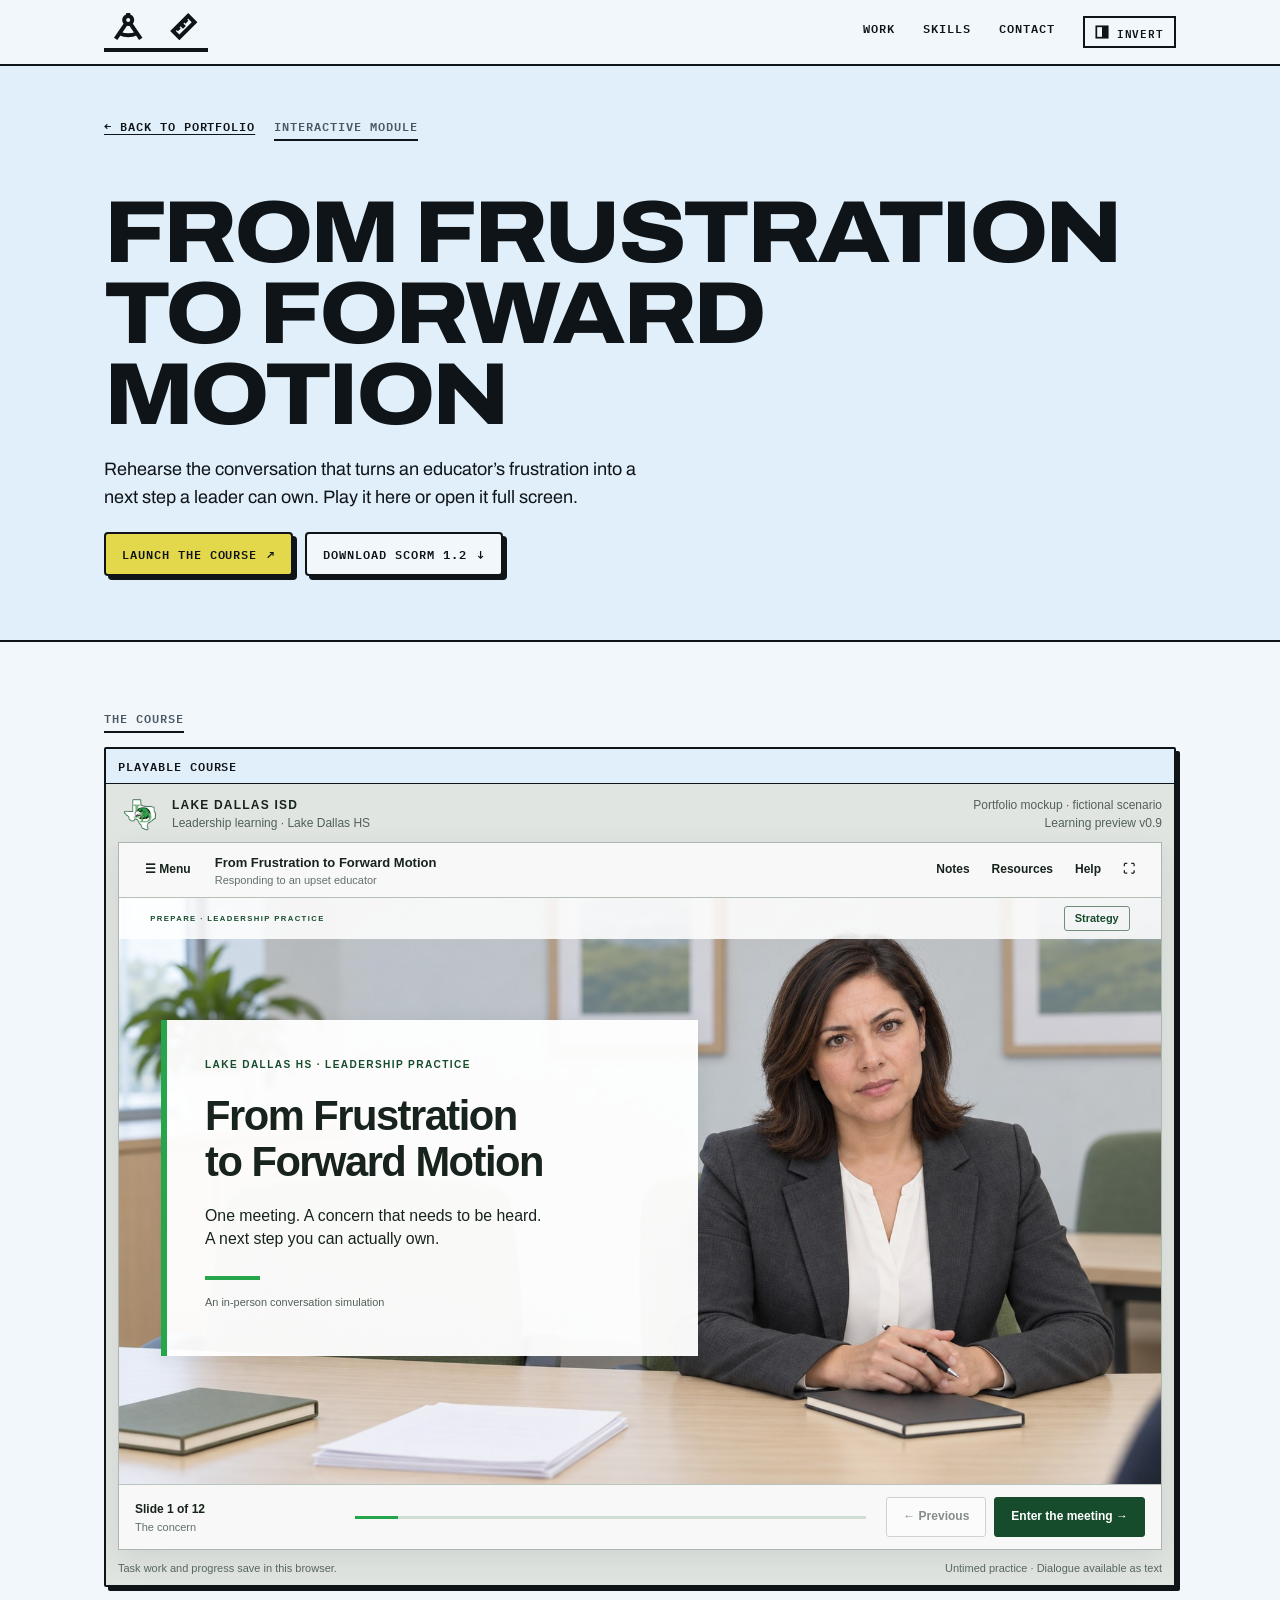
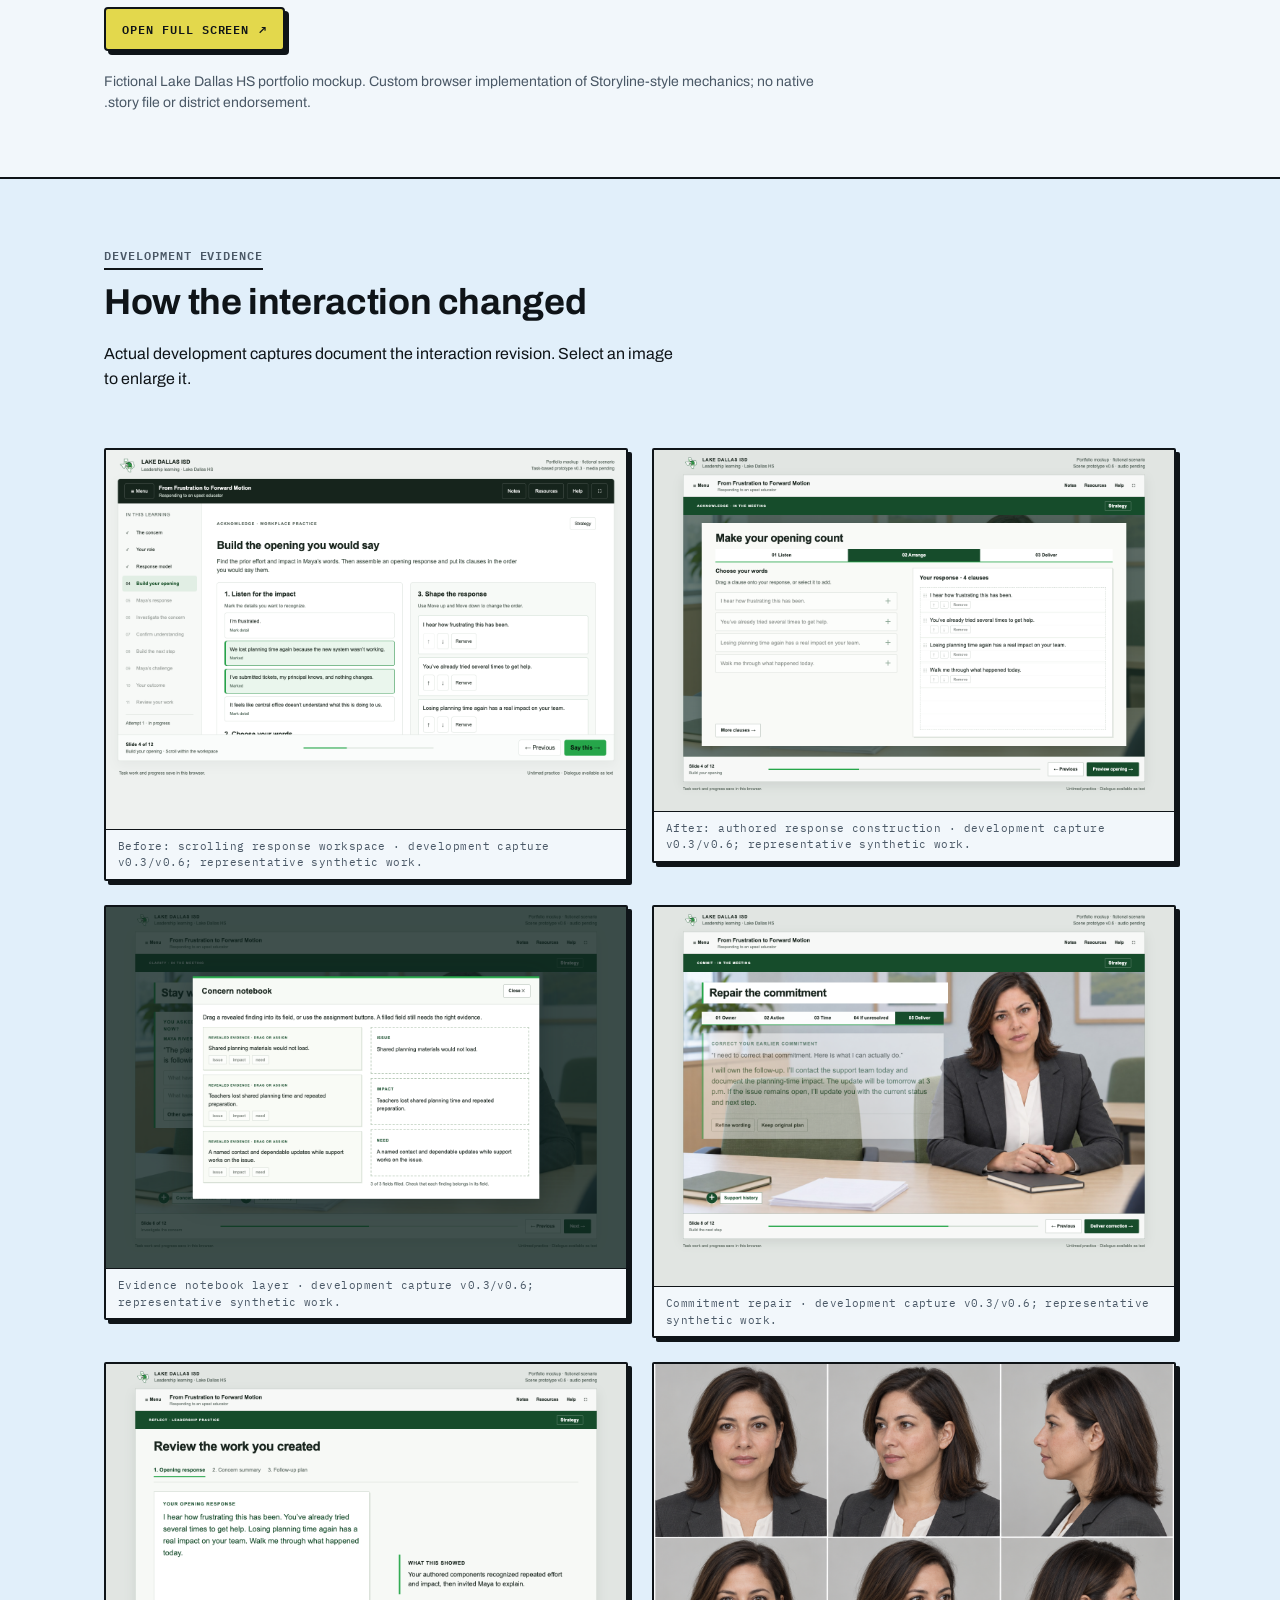
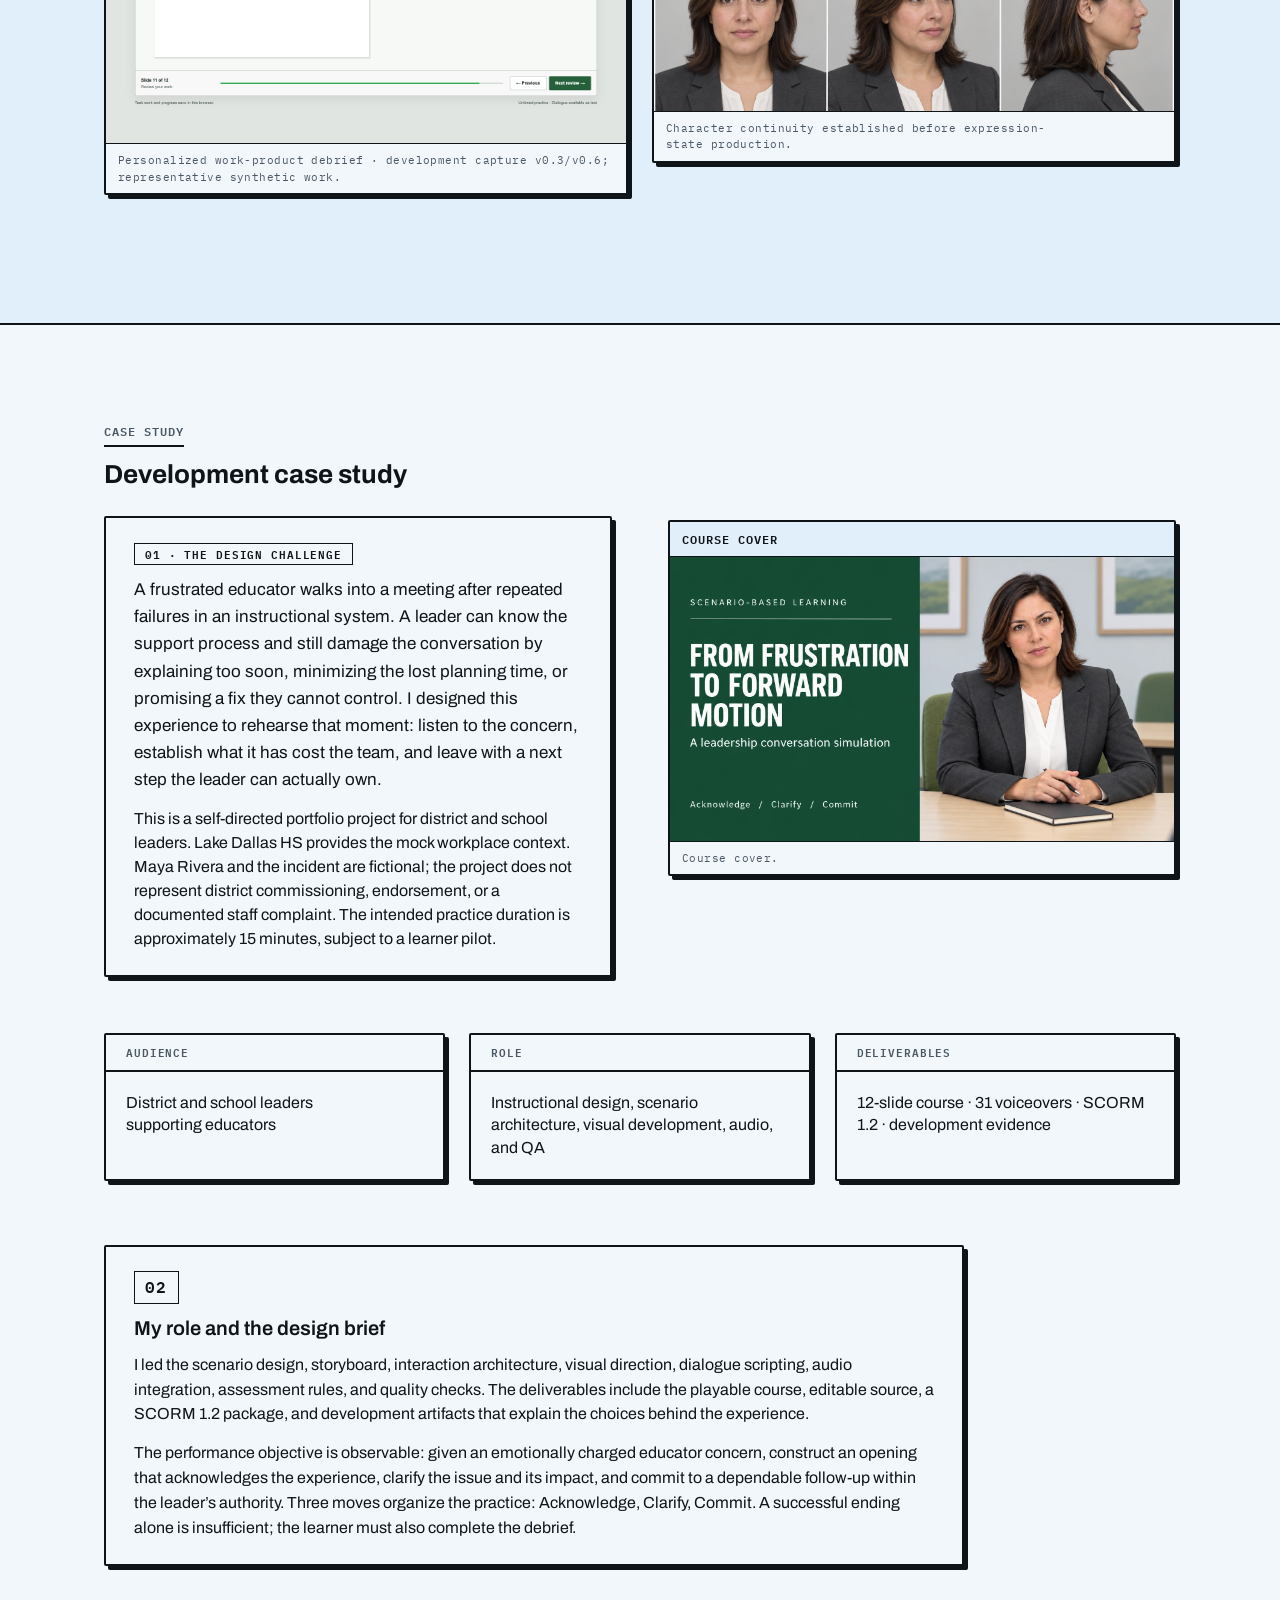
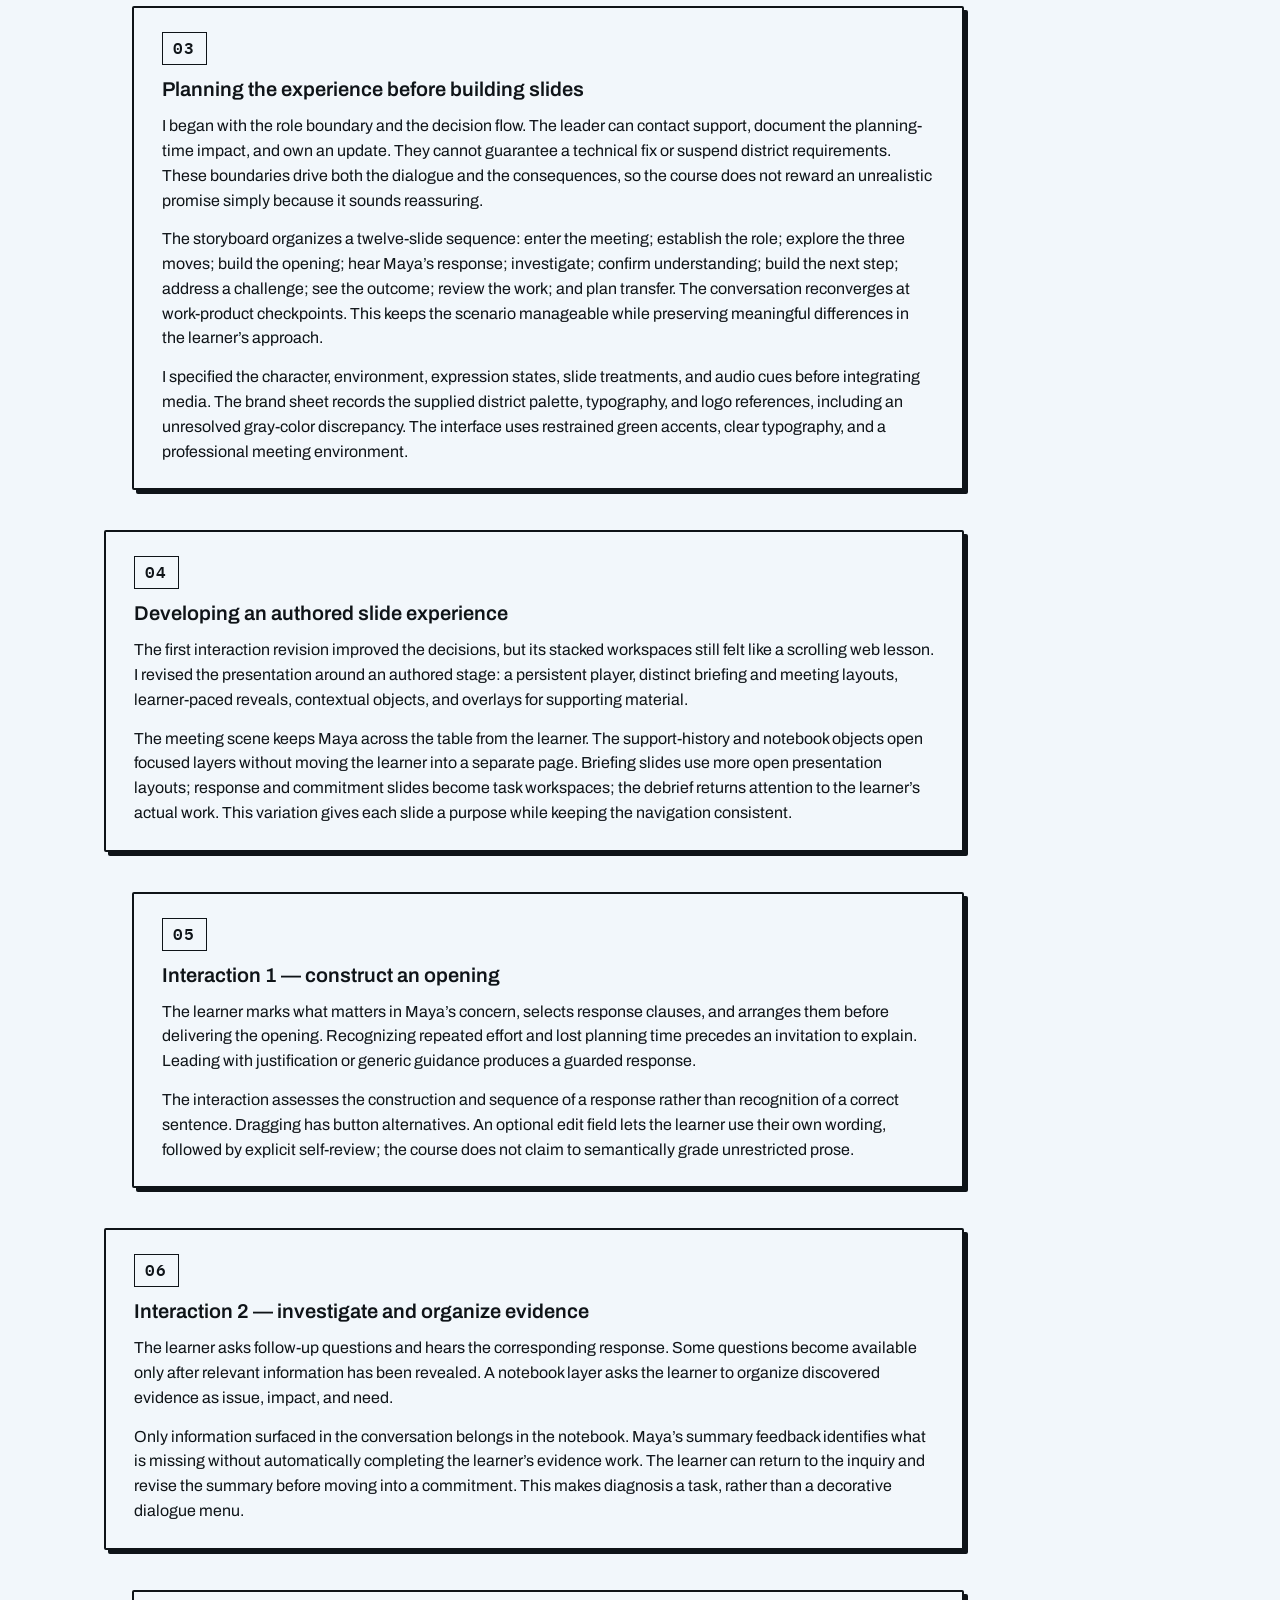
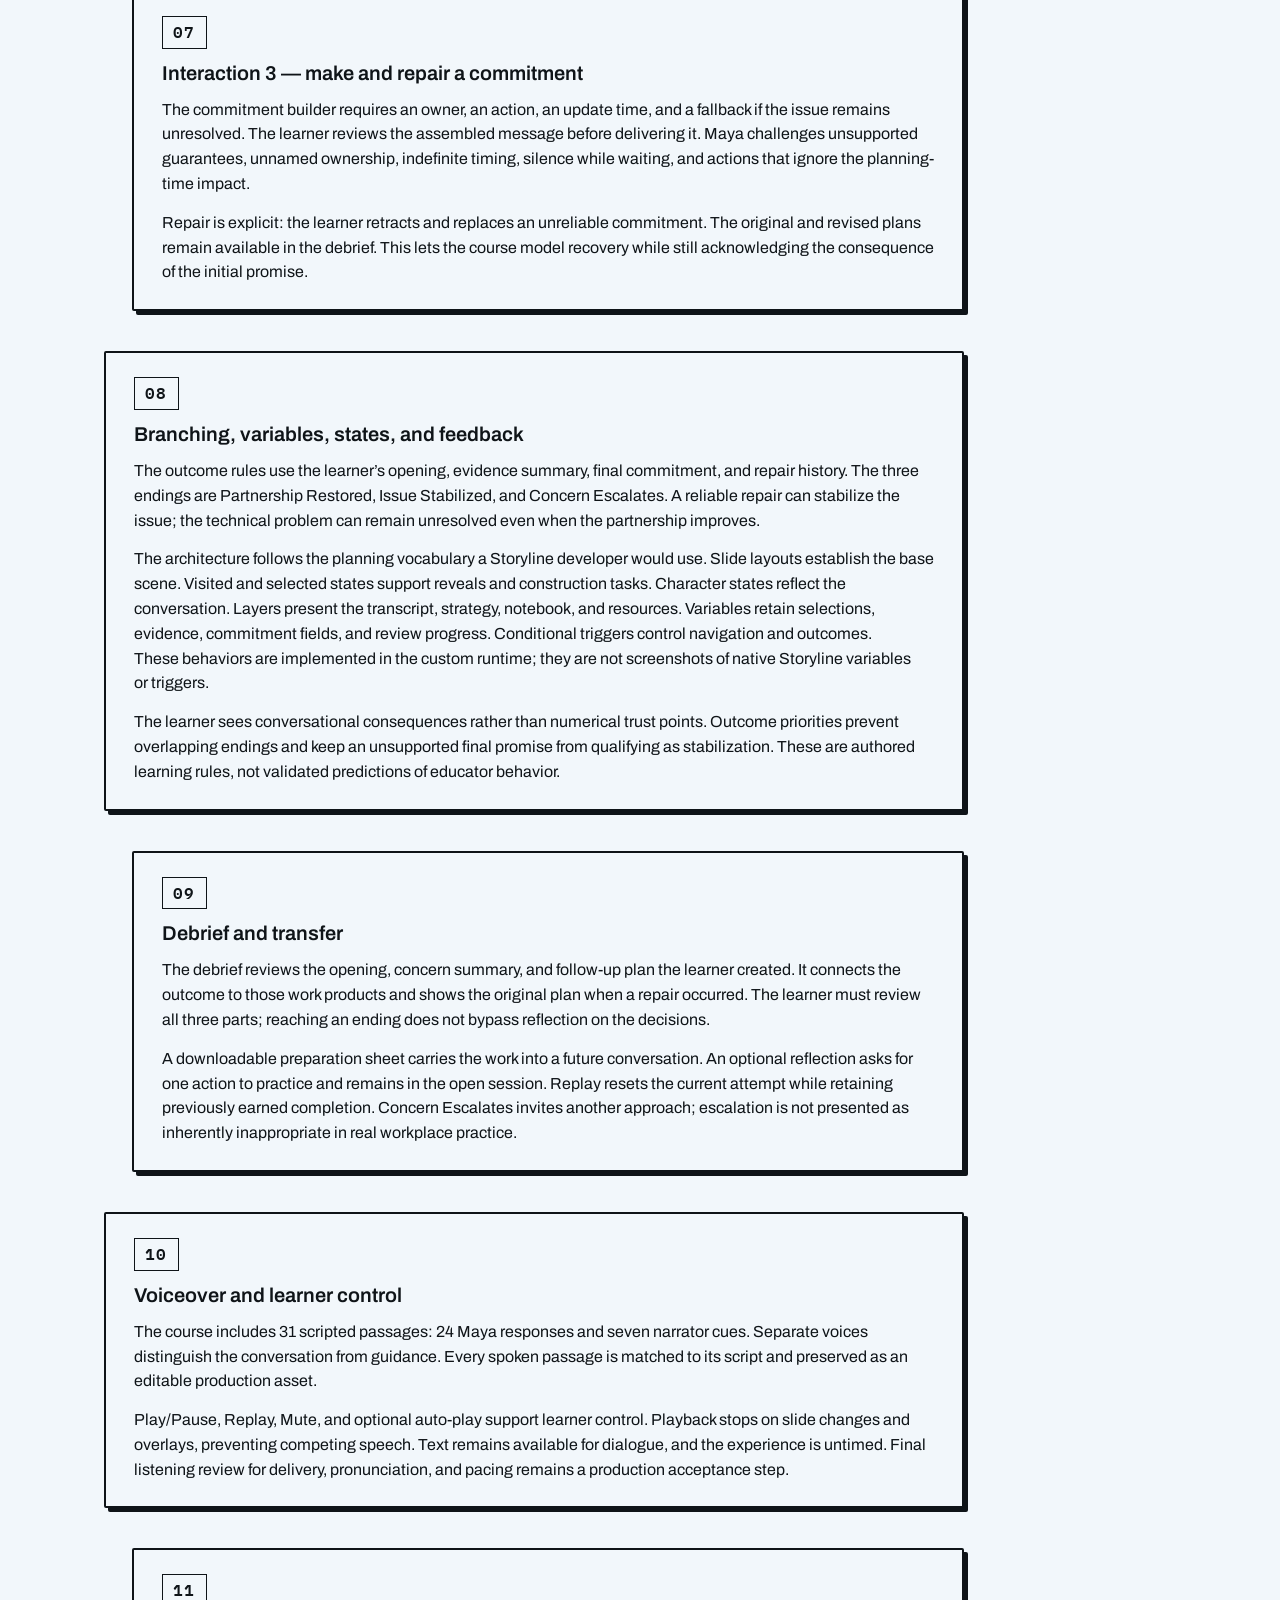
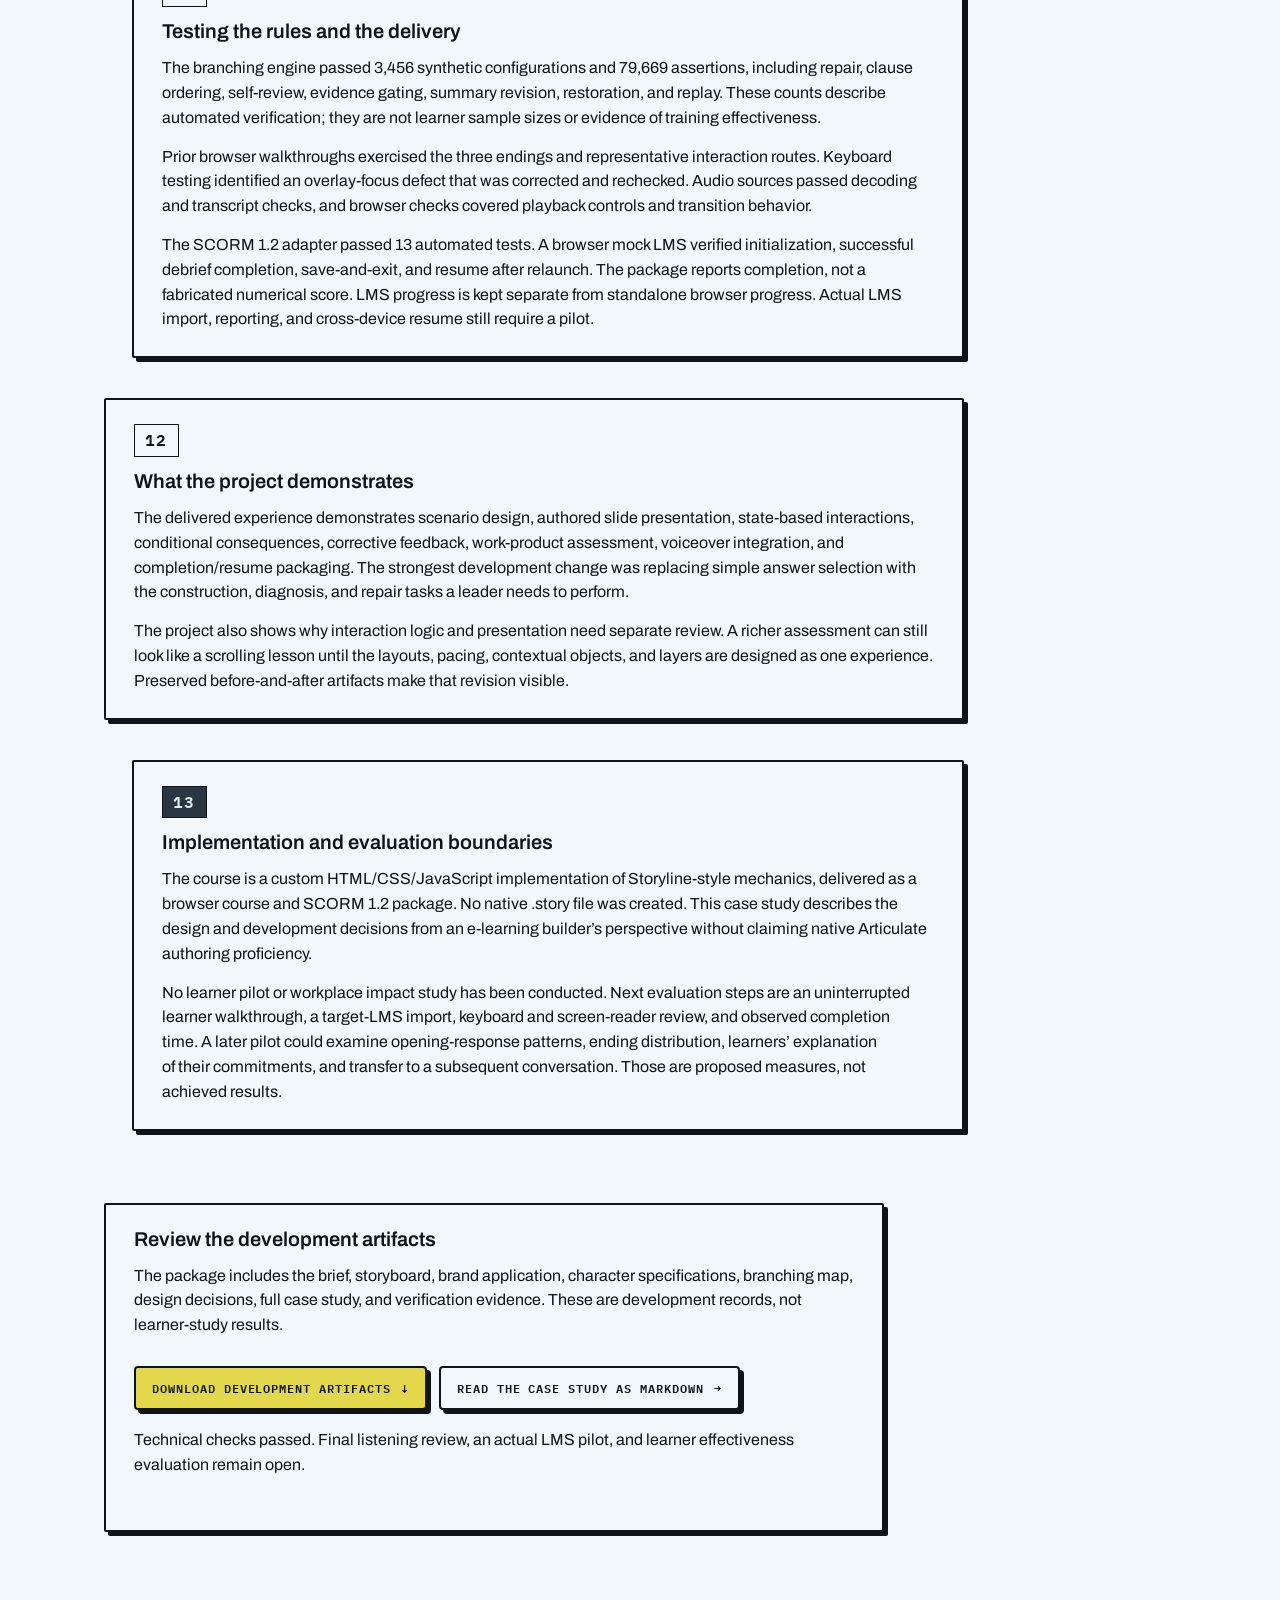
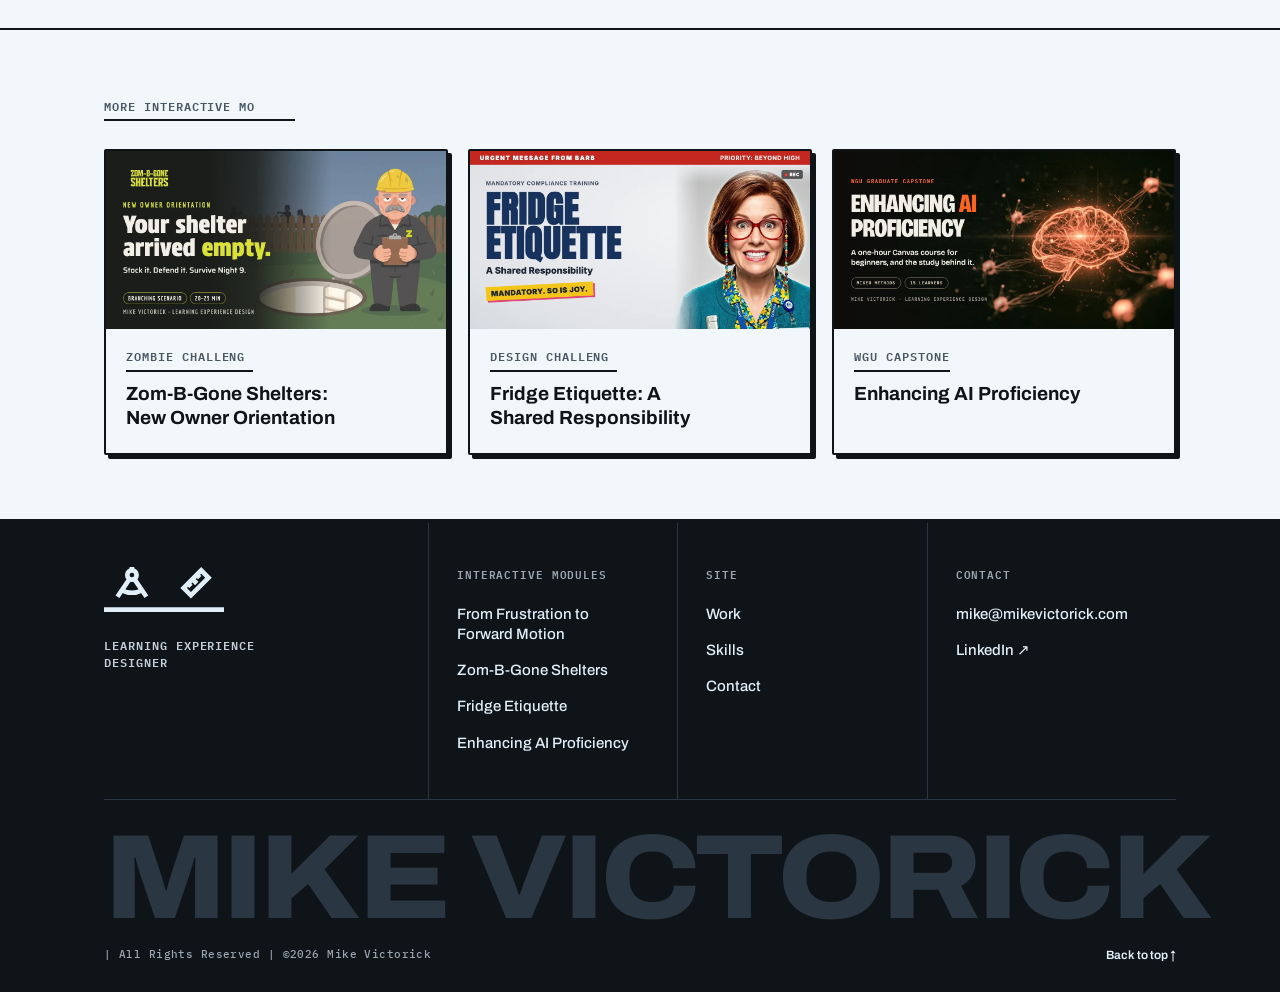
<file: modules/forward-motion/index.html>
<!DOCTYPE html>
<html lang="en">
<head>
<meta charset="utf-8">
<meta name="viewport" content="width=device-width, initial-scale=1">
<title>From Frustration to Forward Motion | Mike Victorick</title>
<meta name="description" content="From Frustration to Forward Motion, a scenario-based leadership conversation simulation, with the playable course, a SCORM 1.2 package, and a development case study by Mike Victorick.">
<meta name="theme-color" content="#E1EFFA">
<link rel="icon" href="../../favicon.svg?v=4" type="image/svg+xml">
<link rel="icon" href="../../favicon.ico?v=4" sizes="48x48">
<link rel="apple-touch-icon" href="../../apple-touch-icon.png?v=4">
<link rel="preconnect" href="https://fonts.googleapis.com">
<link rel="preconnect" href="https://fonts.gstatic.com" crossorigin>
<link href="https://fonts.googleapis.com/css2?family=Archivo:wdth,wght@62..125,100..900&family=Archivo+Narrow:wght@400..700&family=IBM+Plex+Mono:wght@400;500;600;700&display=swap" rel="stylesheet">
<style>
:root {
  /* core inks — AGAIN Vol.01 */
  --again-flare: #E64800;
  --again-flare-hi: #FF6320;
  --again-flare-deep: #B84900;
  --again-spring: #6DD36C;
  --again-spring-hi: #8ADE89;
  --again-spring-deep: #007E11;
  --again-ink: #0E0D0B;
  --again-ink-2: #25211D;
  --again-ink-3: #35302A;
  --again-ink-4: #484139;
  --again-stone: #696055;
  --again-dust: #A2978A;
  --again-bone-dim: #C9C1B2;
  --again-bone: #F2EFE6;
  --again-paper: #DFDDD1;
  --again-paper-2: #D0CBBC;
  --again-cutout: #FCFBF6;
  --again-line-l: #B7B19E;
  --again-line-l-2: #8A856F;
  --again-fg3-l: #585141;

  /* semantic layer — this site runs the light theme as its base */
  --bg: var(--again-bone);
  --bg-raised: var(--again-paper);
  --bg-card: var(--again-paper-2);
  --bg-inset: var(--again-cutout);
  --fg: var(--again-ink);
  --fg-2: #3D362C;
  --fg-3: var(--again-fg3-l);
  --fg-mute: #7C7461;
  --fg-on-accent: var(--again-bone);
  --line: var(--again-line-l);
  --line-strong: var(--again-line-l-2);
  --accent: var(--again-flare-deep);
  --accent-hover: #D25400;
  --focus: var(--again-spring-deep);

  /* geometry — the signature */
  --again-shear: 25.1deg;
  --again-shear-run: 0.469;

  /* type */
  --font-display: "Bricolage Grotesque", ui-sans-serif, system-ui, -apple-system, "Segoe UI", sans-serif;
  --font-mono: "JetBrains Mono", ui-monospace, SFMono-Regular, Menlo, monospace;
  --wdth-normal: 100;
  --wdth-condensed: 86;
  --fs-2xs: 11px;
  --fs-xs: 12px;
  --fs-sm: 14px;
  --fs-base: 16px;
  --fs-md: 18px;
  --fs-lg: clamp(20px, 1.4vw + 16px, 22px);
  --fs-xl: clamp(24px, 2vw + 18px, 28px);
  --fs-2xl: clamp(29px, 3vw + 20px, 36px);
  --fs-3xl: clamp(35px, 4.4vw + 20px, 48px);
  --fs-5xl: clamp(50px, 8vw + 18px, 86px);
  --ls-poster: -0.035em;
  --ls-tight: -0.022em;
  --ls-snug: -0.008em;
  --ls-label: 0.14em;

  /* labels, 2026-10-07: Bricolage 600 sentence case. Back to mono caps: --font-label var(--font-mono), --label-case uppercase, --label-ls var(--ls-label) */
  --font-label: var(--font-display);
  --label-case: none;
  --label-ls: normal;

  --r-sm: 0;
  --r-md: 0;
  --r-lg: 0;
  --r-full: 0;
  --ease: cubic-bezier(.2, .8, .2, 1);
  --dur-fast: 120ms;
  --dur-slow: 400ms;
}

* { box-sizing: border-box; margin: 0; padding: 0; }
html { scroll-behavior: smooth; scroll-padding-top: 72px; }
body { background-color: var(--bg); color: var(--fg); font-family: var(--font-display); font-variation-settings: "opsz" 14, "wdth" var(--wdth-normal); font-size: 17px; line-height: 1.6; text-wrap: pretty; -webkit-font-smoothing: antialiased; }
body.lb-open { overflow: hidden; }
img { display: block; max-width: 100%; height: auto; }
a { color: var(--accent); text-decoration: none; }
a:hover { color: var(--accent-hover); text-decoration: underline; text-underline-offset: 3px; }
:focus-visible { outline: 2px solid var(--focus); outline-offset: 2px; border-radius: var(--r-sm); }
::selection { background: var(--again-flare-deep); color: var(--again-bone); }

.skip { position: absolute; left: -9999px; top: 8px; background: var(--fg); color: var(--bg); padding: 8px 14px; border-radius: var(--r-sm); z-index: 100; font-family: var(--font-label); font-weight: 600; text-transform: var(--label-case); font-size: 12px; letter-spacing: var(--label-ls); }
.skip:focus { left: 8px; }

.wrap { max-width: 1120px; margin: 0 auto; padding: 0 24px; }

.eyebrow { font-family: var(--font-label); font-size: var(--fs-2xs); font-weight: 600; letter-spacing: var(--ls-label); text-transform: var(--label-case); color: var(--fg-3); }

h1, h2, h3, h4 { font-family: var(--font-display); font-weight: 800; letter-spacing: var(--ls-tight); text-transform: uppercase; text-wrap: balance; margin: 0; }
h1 { font-size: var(--fs-5xl); font-variation-settings: "opsz" 96, "wdth" var(--wdth-normal); line-height: 0.92; letter-spacing: var(--ls-poster); }
h2 { font-size: var(--fs-3xl); font-variation-settings: "opsz" 56, "wdth" var(--wdth-normal); line-height: 1.02; }
h3 { font-size: var(--fs-2xl); font-variation-settings: "opsz" 32, "wdth" var(--wdth-normal); line-height: 1.04; letter-spacing: var(--ls-snug); }
h4 { font-size: var(--fs-md); font-weight: 600; font-variation-settings: "opsz" 18, "wdth" var(--wdth-normal); letter-spacing: -0.01em; line-height: 1.15; }

/* nav */
.nav { position: sticky; top: 0; z-index: 50; background: var(--bg); border-bottom: 1px solid var(--line-strong); transform: translateY(0); transition: transform var(--dur-slow) var(--ease); }
.nav--hidden { transform: translateY(-100%); }
.nav .wrap { display: flex; align-items: center; justify-content: space-between; height: 64px; }
.brand { display: flex; align-items: center; gap: 12px; color: var(--fg); font-weight: 700; font-size: 16px; letter-spacing: 0.01em; text-transform: uppercase; font-family: var(--font-display); font-variation-settings: "opsz" 18, "wdth" var(--wdth-condensed); }
.brand:hover { color: var(--fg); text-decoration: none; }
.brand svg { color: var(--accent); }
.nav ul { list-style: none; display: flex; gap: 28px; }
.nav ul a { color: var(--fg); font-weight: 600; font-size: 13px; font-family: var(--font-label); text-transform: var(--label-case); letter-spacing: var(--label-ls); }
.nav ul a:hover { color: var(--accent); text-decoration: none; }

/* buttons */
.btns { display: flex; flex-wrap: wrap; gap: 12px; margin-top: 36px; }
.btn { position: relative; display: inline-flex; align-items: center; gap: 10px; padding: 13px 22px; min-height: 44px; border-radius: var(--r-sm); font-family: var(--font-label); font-weight: 700; font-size: 13px; letter-spacing: var(--label-ls); text-transform: var(--label-case); border: 1px solid var(--line-strong); color: var(--fg); background: transparent; overflow: hidden; transition: background var(--dur-fast) var(--ease), color var(--dur-fast) var(--ease), border-color var(--dur-fast) var(--ease); }
.btn:hover { text-decoration: none; color: var(--fg); border-color: var(--fg); }
.btn.primary { background: var(--accent); border-color: var(--accent); color: var(--fg-on-accent); }
.btn.primary:hover { background: var(--accent-hover); border-color: var(--accent-hover); color: var(--fg-on-accent); }
.btn.primary::after { content: ""; position: absolute; inset: 0 auto 0 -30%; width: 26%; background: rgba(242,239,230,.22); transform: skewX(var(--again-shear)) translateX(-120%); transition: transform var(--dur-slow) var(--ease); pointer-events: none; }
.btn.primary:hover::after { transform: skewX(var(--again-shear)) translateX(560%); }
.btn .arrow { font-family: var(--font-label); font-weight: 600; }

/* hero */
.hero { padding: 80px 0 88px; }
.hero .wrap { display: grid; grid-template-columns: minmax(0, 1.05fr) minmax(0, 0.95fr); gap: 64px; align-items: center; }
.hero .role { margin-top: 20px; font-family: var(--font-label); font-size: 14px; font-weight: 600; letter-spacing: var(--label-ls); text-transform: var(--label-case); color: var(--accent); }
.hero .lede { margin-top: 20px; max-width: 520px; font-size: 18px; line-height: 1.55; color: var(--fg-2); }
.slash { display: block; height: 14px; border: 0; overflow: hidden; background: repeating-linear-gradient(calc(90deg - var(--again-shear)), var(--accent) 0 3px, transparent 3px 22px); }

.collage { display: grid; grid-template-columns: repeat(2, minmax(0, 1fr)); gap: 16px; }
.tile { position: relative; display: block; border-radius: var(--r-md); overflow: hidden; background: var(--bg-card); border: 1px solid var(--line); transition: border-color var(--dur-fast) var(--ease); }
.tile:hover { text-decoration: none; border-color: var(--line-strong); }
.tile.big { grid-column: 1 / -1; }
.tile img { width: 100%; aspect-ratio: 16 / 9; object-fit: cover; object-position: top; }
.tile:not(.big) img { aspect-ratio: 4 / 3; }
.tile .chip { position: absolute; left: 10px; bottom: 10px; background: var(--again-ink); color: var(--again-bone); font-family: var(--font-label); font-size: 12px; font-weight: 600; letter-spacing: var(--label-ls); text-transform: var(--label-case); padding: 6px 12px 6px 22px; clip-path: polygon(12px 0, 100% 0, 100% 100%, 0 100%); }

section { padding: 96px 0; }
section + section { border-top: 1px solid var(--line); }
#work { padding: 96px 0 0; }
#work + #skills { border-top: none; padding-top: 48px; }
.sec-head { max-width: 760px; margin-bottom: 56px; }
.cs-nav { position: sticky; top: 72px; z-index: 40; display: flex; flex-wrap: wrap; gap: 2px; margin: 0 0 56px; padding: 0; background: var(--again-ink); border: 1px solid var(--again-ink); border-radius: var(--r-md); overflow: hidden; transition: top var(--dur-slow) var(--ease), margin var(--dur-slow) var(--ease), padding var(--dur-slow) var(--ease), background var(--dur-fast) var(--ease), border-color var(--dur-fast) var(--ease); }
html.nav-away .cs-nav { top: 8px; }
.cs-nav.is-stuck { margin-left: -16px; margin-right: -16px; padding: 0 16px; }
.cs-nav.on-dark { background: var(--again-bone); border-color: var(--again-bone); }
.cs-nav a { font-family: var(--font-label); font-size: 11px; font-weight: 600; letter-spacing: var(--label-ls); text-transform: var(--label-case); color: var(--again-dust); padding: 12px 18px; border-bottom: 2px solid transparent; }
.cs-nav a:hover { color: var(--again-bone); text-decoration: none; }
.cs-nav a.active { color: var(--again-flare); border-color: var(--again-flare); }
.cs-nav.on-dark a { color: var(--again-stone); }
.cs-nav.on-dark a:hover { color: var(--again-ink); }
.cs-nav.on-dark a.active { color: var(--again-flare-deep); border-color: var(--again-flare-deep); }
.sec-head h2 { margin-top: 14px; }
.sec-head p { margin-top: 20px; color: var(--fg-2); font-size: 17px; line-height: 1.55; }

/* summary */
.summary .wrap { display: grid; grid-template-columns: minmax(0, 0.9fr) minmax(0, 1.1fr); gap: 64px; align-items: start; }
.summary h2 { margin-top: 14px; }
.summary p.body { font-size: 18px; line-height: 1.6; color: var(--fg-2); }
.summary p.body + p.body { margin-top: 20px; }
.tex { position: relative; isolation: isolate; }
.tex::before { content: ""; position: absolute; inset: 0; z-index: -1; pointer-events: none; background-repeat: repeat; }
.tex--grain::before { opacity: .05; background-image: url("data:image/svg+xml,%3Csvg xmlns='http://www.w3.org/2000/svg' width='180' height='180'%3E%3Cfilter id='n'%3E%3CfeTurbulence type='fractalNoise' baseFrequency='.82' numOctaves='3' stitchTiles='stitch'/%3E%3CfeColorMatrix type='saturate' values='0'/%3E%3C/filter%3E%3Crect width='180' height='180' filter='url(%23n)'/%3E%3C/svg%3E"); background-size: 180px 180px; }

/* case studies */
.cs { position: relative; padding: 88px 0; --cs-bg: var(--bg-raised); }
.cs::before { content: ""; position: absolute; top: 0; bottom: 0; left: 50%; width: 100vw; transform: translateX(-50%); background-color: var(--cs-bg); z-index: -1; }
.cs:nth-of-type(even) {
  --cs-bg: var(--again-ink);
  --bg-card: var(--again-ink-3);
  --fg: var(--again-bone);
  --fg-2: var(--again-bone-dim);
  --fg-3: var(--again-dust);
  --line: var(--again-ink-4);
  --line-strong: var(--again-stone);
  --accent: var(--again-flare);
  --accent-hover: var(--again-flare-hi);
  --fg-on-accent: var(--again-ink);
  --again-spring-deep: var(--again-spring);
  color: var(--fg);
}

.cs-head { display: grid; grid-template-columns: minmax(0, 1fr) minmax(0, 1fr); gap: 56px; align-items: center; }
.cs-head h3 { margin: 14px 0 28px; }
.label { font-family: var(--font-label); font-size: var(--fs-2xs); font-weight: 600; letter-spacing: var(--ls-label); text-transform: var(--label-case); color: var(--accent); }
.lead { margin-top: 8px; font-size: 17px; line-height: 1.6; color: var(--fg-2); }

.facts { display: grid; grid-template-columns: repeat(3, minmax(0, 1fr)); gap: 16px; margin-top: 56px; }
.fact { position: relative; isolation: isolate; background: var(--bg-card); border: 1px solid var(--line); border-radius: var(--r-md); padding: 24px; background-image: repeating-linear-gradient(90deg, rgba(162,151,138,.14) 0 1px, transparent 1px 32px), repeating-linear-gradient(0deg, rgba(162,151,138,.14) 0 1px, transparent 1px 32px); }
.fact .label { color: var(--fg-3); }
.fact p { margin-top: 10px; font-size: 16px; line-height: 1.4; color: var(--fg-2); }

.story { display: grid; grid-template-columns: minmax(0, 1fr) minmax(0, 1fr); gap: 56px; align-items: center; margin-top: 72px; }
.story.solo-col { grid-template-columns: minmax(0, 760px); }
.story h4 { margin-bottom: 14px; text-transform: uppercase; }
.story p { font-size: 16px; line-height: 1.55; color: var(--fg-2); }

.callout { margin-top: 72px; background: var(--bg-card); border: 1px solid var(--line); border-left: 3px solid var(--again-spring-deep); border-radius: 0 var(--r-md) var(--r-md) 0; padding: 32px 36px; }
.callout .label { color: var(--again-spring-deep); }
.callout p { margin-top: 12px; max-width: 820px; font-size: 19px; line-height: 1.5; font-weight: 500; letter-spacing: -0.005em; color: var(--fg-2); }

.learned { margin-top: 72px; max-width: 760px; }
.learned p { font-size: 16px; line-height: 1.55; color: var(--fg-2); }

.gallery-wrap { margin-top: 72px; }
.gallery-wrap > p { max-width: 760px; font-size: 16px; margin-bottom: 28px; line-height: 1.55; color: var(--fg-2); }
.gallery { display: grid; grid-template-columns: repeat(auto-fit, minmax(260px, 1fr)); gap: 20px; }

/* framed visuals and popup triggers */
figure { margin: 0; }
.frame { background: var(--bg-card); border: 1px solid var(--line); border-radius: var(--r-md); overflow: hidden; }
.frame .bar { display: flex; align-items: center; gap: 6px; padding: 10px 14px; border-bottom: 1px solid var(--line); background: var(--bg-raised); font-family: var(--font-label); font-size: 12px; font-weight: 600; letter-spacing: var(--label-ls); text-transform: var(--label-case); color: var(--fg-3); }
.frame .bar i { width: 7px; height: 7px; border-radius: var(--r-full); border: 1px solid var(--line-strong); display: block; }
.frame .bar span { margin-left: 8px; }
.frame figcaption { padding: 12px 16px 14px; border-top: 1px solid var(--line); }
figcaption { font-family: var(--font-label); font-size: 11px; letter-spacing: var(--label-ls); color: var(--fg-3); line-height: 1.5; }
.zoom { position: relative; display: block; cursor: zoom-in; background: var(--bg-raised); }
.zoom img { width: 100%; }
.crop img { aspect-ratio: 4 / 3; object-fit: cover; object-position: top; }
.zoom .hint { position: absolute; right: 12px; bottom: 12px; background: var(--again-ink); color: var(--again-bone); font-family: var(--font-label); font-size: 12px; font-weight: 600; letter-spacing: var(--label-ls); text-transform: var(--label-case); padding: 6px 12px 6px 22px; clip-path: polygon(12px 0, 100% 0, 100% 100%, 0 100%); opacity: 0; transition: opacity var(--dur-fast) linear; }
.zoom:hover .hint, .zoom:focus-visible .hint { opacity: 1; }
.zoom:hover { text-decoration: none; }
@media (hover: none) { .zoom .hint { opacity: 1; } }
.portrait { max-width: 460px; justify-self: center; width: 100%; }

/* interactive modules */
#work + #modules { border-top: none; padding-top: 48px; }
.mods { display: grid; grid-template-columns: repeat(2, minmax(0, 1fr)); gap: 20px; }
.tile.mod { display: flex; flex-direction: column; }
.tile.mod .mod-thumb { position: relative; display: block; }
.tile.mod .mod-thumb img { aspect-ratio: 1200 / 630; }
.mod-body { padding: 24px 24px 28px; display: flex; flex-direction: column; align-items: flex-start; flex: 1; }
.mod-body h3 { font-size: 22px; margin: 10px 0 12px; }
.mod-body h3 a { color: var(--fg); }
.mod-body h3 a:hover { color: var(--accent); text-decoration: none; }
.mod-body p.desc { font-size: 16px; line-height: 1.5; color: var(--fg-2); }
.mod-body .btn { margin-top: auto; }
.mod-body p.desc + .btn { margin-top: 20px; }

/* skills */
.cols { display: grid; grid-template-columns: repeat(3, minmax(0, 1fr)); gap: 20px; }
.cols > div { background: var(--bg-card); border: 1px solid var(--line); border-radius: var(--r-md); padding: 28px; }
.cols h3 { font-size: 20px; margin: 12px 0 18px; }
.list { list-style: none; display: flex; flex-wrap: wrap; gap: 8px; }
.list li { background: var(--again-ink); color: var(--again-bone); padding: 9px 14px 9px 20px; clip-path: polygon(10px 0, 100% 0, 100% 100%, 0 100%); font-size: 13px; line-height: 1.4; }
.list small { display: block; font-family: var(--font-label); font-size: 12px; letter-spacing: var(--label-ls); text-transform: var(--label-case); color: var(--again-dust); margin-top: 3px; }

/* contact band */
.contact { background-color: var(--again-ink); color: var(--again-bone); border-top: 0; }
.contact.tex--grain::before { opacity: .08; }
.contact .eyebrow, .contact .lb-cap { color: var(--again-dust); }
.contact h2 { margin-top: 14px; max-width: 760px; }
.contact .btn { color: var(--again-bone); background: transparent; border-color: var(--again-stone); }
.contact .btn:hover { border-color: var(--again-bone); }
.contact .btn.primary { color: var(--again-ink); background: var(--again-flare); border-color: var(--again-flare); }
.contact .btn.primary:hover { background: var(--again-flare-hi); border-color: var(--again-flare-hi); }
.contact .addr { margin-top: 28px; font-family: var(--font-label); font-size: 14px; letter-spacing: var(--label-ls); color: var(--again-dust); }

footer { position: relative; isolation: isolate; border-top: 1px solid var(--line); padding: 32px 0 48px; }
footer::before { content: ""; position: absolute; inset: 0; z-index: -1; pointer-events: none; opacity: .07; background-image:
    repeating-linear-gradient(calc(90deg - var(--again-shear)), var(--fg) 0 1px, transparent 1px 28px),
    repeating-linear-gradient(0deg, var(--fg) 0 1px, transparent 1px 28px); }
footer .wrap { display: flex; justify-content: space-between; align-items: center; gap: 24px; flex-wrap: wrap; }
footer p { font-family: var(--font-label); font-size: 12px; letter-spacing: var(--label-ls); color: var(--fg-3); max-width: 720px; line-height: 1.6; }
.footer-brand { display: flex; align-items: center; gap: 12px; }

/* popup viewer */
dialog#lb { border: 0; padding: 0; background: transparent; max-width: 100vw; max-height: 100vh; width: 100vw; height: 100vh; margin: 0; color: var(--again-bone); }
dialog#lb::backdrop { background-color: rgba(14, 13, 11, 0.92); }
.lb-shell { position: relative; width: 100%; height: 100%; display: flex; flex-direction: column; align-items: center; justify-content: center; padding: 56px 72px 24px; gap: 14px; }
.lb-body { width: min(1100px, 100%); max-height: calc(100vh - 150px); overflow: auto; border-radius: var(--r-md); background: var(--again-ink-2); border: 1px solid var(--again-stone); }
.lb-body img { width: 100%; height: auto; max-width: none; }
.lb-cap { font-family: var(--font-label); font-size: 12px; letter-spacing: var(--label-ls); color: var(--again-bone-dim); text-align: center; max-width: 760px; min-height: 1.5em; }
.lb-btn { position: absolute; width: 40px; height: 40px; border-radius: var(--r-sm); border: 1px solid var(--again-stone); background: var(--again-ink-2); color: var(--again-bone); font-family: var(--font-label); font-weight: 600; font-size: 16px; cursor: pointer; display: grid; place-items: center; transition: border-color var(--dur-fast) var(--ease); }
.lb-btn:hover { border-color: var(--again-bone); }
.lb-close { top: 16px; right: 16px; }
.lb-prev { left: 16px; top: 50%; transform: translateY(-50%); }
.lb-next { right: 16px; top: 50%; transform: translateY(-50%); }
.lb-btn[hidden] { display: none; }

/* brand 2026-10-07: paper ground, cut-paper strips, no hairline structure */
body { background-image: url(../../textures/scans/grain-57.webp); background-size: 700px; background-blend-mode: multiply; }
.cs::before { background-image: url(../../textures/scans/grain-57.webp); background-size: 700px; background-blend-mode: multiply; }
.cs:nth-of-type(even)::before { background-image: none; }
section + section, #work section { border-top: 0; }
h1 { font-variation-settings: "opsz" 96, "wdth" 75; }
.hero h1 { font-size: clamp(56px, 7.6vw, 104px); }

.eyebrow, .label { display: inline-block; padding: 4px 10px 5px; font-size: 12px; line-height: 1.3; transform: rotate(-1.4deg); transform-origin: left center; }
.eyebrow, .sec-head p.eyebrow { background: var(--fg); color: var(--cs-bg, var(--bg)); }
.contact .eyebrow, .contact .sec-head p.eyebrow { background: var(--again-bone); color: var(--again-ink); }
.label, .fact .label { background: var(--accent); color: var(--fg-on-accent); }
.callout .label { background: var(--again-spring-deep); color: var(--again-bone); transform: rotate(.8deg); }
.cs:nth-of-type(even) .callout .label { color: var(--again-ink); }
.fact:nth-child(2) .label { transform: rotate(.9deg); }
.fact:nth-child(3) .label { transform: rotate(-.6deg); }

.fact { background: none; border: 0; border-radius: 0; padding: 0; }
.fact p { margin-top: 14px; }
.callout { background: none; border: 0; border-radius: 0; padding: 0; }

.tile { border: 0; background: var(--again-cutout); box-shadow: 0 12px 26px rgba(37, 33, 29, .2); transition: transform var(--dur-slow) var(--ease); }
.tile:hover { border: 0; transform: translateY(-3px) rotate(-.5deg); }
.cols > div { background: none; border: 0; border-radius: 0; padding: 0; }

.frame { border: 0; border-radius: 0; background: var(--again-cutout); padding: 8px; box-shadow: 0 12px 26px rgba(37, 33, 29, .22); }
.frame .bar { border-bottom: 0; background: none; padding: 0 0 8px; }
.frame .bar i { display: none; }
.frame .bar span { margin-left: 0; }
.frame figcaption { border-top: 0; padding: 10px 6px 4px; }
.crop img { aspect-ratio: auto; }
.gallery { align-items: start; gap: 28px; }
.gallery > :nth-child(odd) { transform: rotate(-.8deg); }
.gallery > :nth-child(even) { transform: rotate(.9deg) translateY(12px); }

.cs-nav, .cs-nav.on-dark { background: none; border: 0; border-radius: 0; overflow: visible; gap: 10px; }
.cs-nav.is-stuck { margin-left: 0; margin-right: 0; padding: 0; }
.cs-nav a { background: var(--again-ink); color: var(--again-bone); padding: 8px 14px; font-size: 13px; border: 0; box-shadow: 0 4px 10px rgba(14, 13, 11, .25); transition: background var(--dur-fast) var(--ease), color var(--dur-fast) var(--ease); }
.cs-nav a:nth-child(odd) { transform: rotate(-1deg); }
.cs-nav a:nth-child(even) { transform: rotate(.8deg); }
.cs-nav a:hover { background: var(--again-ink-3); color: var(--again-bone); }
.cs-nav a.active { background: var(--again-flare-deep); color: var(--again-bone); border: 0; }
.cs-nav.on-dark a { background: var(--again-bone); color: var(--again-ink); }
.cs-nav.on-dark a:hover { background: var(--again-paper); color: var(--again-ink); }
.cs-nav.on-dark a.active { background: var(--again-flare); color: var(--again-ink); border: 0; }

footer { border-top: 0; }
footer::before { display: none; }

@media (min-width: 901px) {
  .fact:nth-child(2), .cols > div:nth-child(2), .mods:not(.single) > :nth-child(2) { margin-top: 36px; }
}
/* brand 2026-10-07b: alternating grounds, textured ink, solid buttons */
:root { --bg-band: #D0C9B4; --grain-paper: url(../../textures/scans/grain-57.webp); --grain-ink: url(../../textures/scans/grain-72.webp); }
.slash { display: none; }
.band { background-color: var(--bg-band); background-image: var(--grain-paper); background-size: 700px; background-blend-mode: multiply; }
.cs { --cs-bg: var(--bg-band); }
.cs:nth-of-type(even)::before { background-image: var(--grain-ink); background-size: 600px; background-blend-mode: normal; }
#cs-capstone { --cs-bg: var(--bg); }
.contact { background-image: var(--grain-ink); background-size: 600px; }
.contact.tex--grain::before { display: none; }
.nav { background-color: var(--bg); background-image: var(--grain-paper); background-size: 700px; background-blend-mode: multiply; border-bottom: 0; box-shadow: 0 6px 14px -8px rgba(37, 33, 29, .4); }
.btn { background: var(--again-cutout); border-color: var(--fg); }
.btn:hover { background: var(--again-cutout); }
.contact .btn { background: var(--again-ink-3); border-color: var(--again-stone); }
.contact .btn:hover { background: var(--again-ink-3); }
/* brand 2026-10-07c: ink nav and footer, dark grain at 10% */
.nav, footer { position: relative; isolation: isolate; background: var(--again-ink); background-image: none; border: 0; color: var(--again-bone); }
.nav { position: sticky; box-shadow: 0 8px 18px -10px rgba(14, 13, 11, .55); }
.nav::before, footer::before { content: ""; display: block; position: absolute; inset: 0; z-index: -1; pointer-events: none; background-image: url(../../textures/scans/grain-72-lift.webp); background-size: 600px; opacity: .1; }
.brand, .brand:hover { color: var(--again-bone); }
.brand svg, footer .footer-brand svg { color: var(--again-flare); }
.nav ul a { color: var(--again-bone); }
.nav ul a:hover { color: var(--again-flare); }
footer p { color: rgba(242, 239, 230, .72); }
footer a { color: var(--again-bone); }
.sec-head p.eyebrow, .contact .sec-head p.eyebrow { margin-top: 0; font-size: 12px; line-height: 1.3; }
h1 { letter-spacing: -0.01em; line-height: 1; }
/* brand 2026-10-07d: cut-paper slabs behind prose */
body { overflow-x: clip; }
.fact, .story > div:not(.frame), .callout, .learned, .slab, .summary .wrap > div:last-child {
  --fg: var(--again-ink); --fg-2: #2E2A24; --fg-3: var(--again-stone);
  --accent: var(--again-flare-deep); --again-spring-deep: #007E11;
  position: relative; background: var(--again-cutout); background-image: none; color: var(--again-ink);
  border: 0; border-radius: 0; padding: 28px 32px; box-shadow: 0 12px 26px rgba(14, 13, 11, .28);
}
.story h4, .learned h4 { color: var(--again-ink); }
.fact .label, .slab .label { background: var(--again-flare-deep); color: var(--again-bone); }
.fact:nth-child(odd) { transform: rotate(-.4deg); }
.fact:nth-child(even) { transform: rotate(.35deg); }
.story > div:not(.frame) { transform: rotate(-.3deg); }
.callout { transform: rotate(.25deg); max-width: 880px; }
.callout .label, .cs:nth-of-type(even) .callout .label { background: var(--again-spring-deep); color: var(--again-bone); }
.learned { max-width: 780px; transform: rotate(-.25deg); }
.slab { margin-top: 24px; transform: rotate(.3deg); }
.slab .lead { margin-top: 10px; }
.summary .wrap > div:last-child { transform: rotate(.3deg); }
.slab h4 { color: var(--again-ink); }
.gallery-wrap.slab { margin-top: 72px; max-width: 780px; }
.slab ul { margin: 10px 0 0 20px; }
.sec-head p:not(.eyebrow) { display: inline-block; background: var(--again-cutout); color: var(--again-ink); padding: 18px 24px; box-shadow: 0 12px 26px rgba(14, 13, 11, .28); transform: rotate(-.3deg); }
@media (max-width: 900px) {
  .fact, .story > div:not(.frame), .callout, .learned, .slab, .summary .wrap > div:last-child { padding: 22px 20px; }
  .gallery-wrap.slab { margin-top: 48px; }
}

@media (max-width: 900px) {
  section { padding: 64px 0; }
  .hero { padding: 56px 0 56px; }
  .hero .wrap, .summary .wrap, .cs-head, .story { grid-template-columns: 1fr; gap: 36px; }
  .story.solo-col { grid-template-columns: 1fr; }
  .cs { padding: 64px 0; }
  #work { padding: 64px 0 0; }
  #work + #skills { padding-top: 32px; }
  #work + #modules { padding-top: 32px; }
  .mods { grid-template-columns: 1fr; }
  .facts { grid-template-columns: 1fr; margin-top: 40px; }
  .story, .callout, .learned, .gallery-wrap { margin-top: 48px; }
  .callout { padding: 24px; }
  .callout p { font-size: 18px; }
  .cols { grid-template-columns: 1fr; }
  .nav ul { gap: 18px; }
  .summary p.body { font-size: 17px; }
  .lb-shell { padding: 64px 12px 16px; }
  .lb-prev { left: 8px; top: auto; bottom: 8px; transform: none; }
  .lb-next { right: 8px; top: auto; bottom: 8px; transform: none; }
  .lb-body { max-height: calc(100vh - 170px); }
}
@media (prefers-reduced-motion: reduce) { html { scroll-behavior: auto; } .zoom .hint, .btn, .tile, .lb-btn, .btn.primary::after { transition: none; } }

/* module pages */
main { overflow-x: clip; }
.page-head { padding: 48px 0 64px; }
.back { display: inline-block; font-family: var(--font-label); font-size: 12px; font-weight: 600; letter-spacing: var(--label-ls); text-transform: var(--label-case); color: var(--fg); margin-bottom: 40px; }
.back:hover { color: var(--accent); text-decoration: none; }
.page-head h1 { margin-top: 18px; }
.page-head .lede { margin-top: 20px; max-width: 560px; font-size: 18px; line-height: 1.55; color: var(--fg-2); }
section.pg { padding: 64px 0; }
section.pg-end { padding: 64px 0 0; }
.embed { position: relative; aspect-ratio: 16 / 10; background: var(--bg-inset); }
.embed iframe { position: absolute; inset: 0; width: 100%; height: 100%; border: 0; display: block; }
.module-note { margin-top: 20px; font-family: var(--font-label); font-size: 12px; letter-spacing: var(--label-ls); color: var(--fg-3); }
.btns.tight { margin-top: 20px; }
.gallery.two { grid-template-columns: repeat(2, minmax(0, 1fr)); }
.story p + p { margin-top: 14px; }
.fact ul, .callout ul, .gallery-wrap ul { padding-left: 20px; margin-top: 10px; }
.fact li, .gallery-wrap li { font-size: 16px; line-height: 1.4; color: var(--fg-2); margin-top: 6px; }
.callout li { font-size: 17px; line-height: 1.5; font-weight: 500; color: var(--fg-2); margin-top: 6px; max-width: 820px; }
.callout p + ul, .callout ul + p { margin-top: 12px; }
.learned p + p { margin-top: 14px; }
@media (max-width: 900px) {
  .page-head { padding: 32px 0 40px; }
  section.pg { padding: 48px 0; }
  section.pg-end { padding: 48px 0 0; }
  .embed { aspect-ratio: 3 / 4; }
  .gallery.two { grid-template-columns: 1fr; }
}

/* forward motion module */
.fm-flow { display: grid; gap: 40px; max-width: 860px; margin-top: 64px; }
.fm-flow .slab { margin-top: 0; }
.fm-flow .slab:nth-child(even) { transform: rotate(-.3deg); margin-left: 28px; }
.fm-flow .slab h4 { margin: 14px 0 14px; text-transform: none; }
.fm-flow .slab p { font-size: 16px; line-height: 1.55; color: var(--fg-2); }
.fm-flow .slab p + p { margin-top: 14px; }
.fm-flow .slab.bounds { }
.fm-flow .slab.bounds .label { background: var(--again-spring-deep); color: var(--again-bone); }
.embed.fm { aspect-ratio: 4 / 3; }
.fm-note { margin-top: 20px; max-width: 720px; font-size: 14px; line-height: 1.5; color: var(--fg-3); }
.gallery.two.fm-evidence { margin-top: 28px; }
.gallery.two.fm-evidence figure img { background: var(--bg-inset); }
.dl-list { display: flex; flex-wrap: wrap; gap: 12px; margin-top: 24px; }
@media (max-width: 900px) {
  .embed.fm { aspect-ratio: auto; height: 780px; }
  .fm-flow .slab:nth-child(even) { margin-left: 0; }
}




/* footer 2026-10-09: shared on every page. Cells + hairlines from basement.studio, 2px rule from henry.codes, oversized name from egstad.com. Flare only on hover. */
footer.foot { position: relative; isolation: isolate; padding: 0; background: #0E0D0B; color: #F2EFE6; border: 0; border-top: 2px solid #484139; font-family: "Bricolage Grotesque", Arial, sans-serif; overflow: hidden; }
footer.foot .foot-in { max-width: 1120px; margin: 0 auto; padding: 0 24px; display: block; }
footer.foot .foot-top { display: grid; grid-template-columns: 1.3fr repeat(3, 1fr); }
footer.foot .foot-top > * { padding: 44px 28px 40px; border-left: 1px solid #35302A; }
footer.foot .foot-top > :first-child { border-left: 0; padding-left: 0; }
footer.foot .foot-home { display: inline-block; line-height: 0; }
footer.foot .foot-mark { display: block; color: #E64800; flex: none; }
footer.foot .foot-role { margin: 18px 0 0; max-width: 24ch; font-size: 15px; font-weight: 600; line-height: 1.4; letter-spacing: 0; color: #C9C1B2; }
footer.foot .foot-h { margin: 0 0 16px; font-size: 12px; font-weight: 600; line-height: 1.3; letter-spacing: .02em; color: #A2978A; }
footer.foot .foot-links { list-style: none; margin: 0; padding: 0; display: grid; gap: 4px; }
footer.foot .foot-links a { display: inline-block; padding: 6px 0; font-size: 15px; font-weight: 500; line-height: 1.35; color: #F2EFE6; text-decoration: none; }
footer.foot .foot-links a:hover, footer.foot .foot-base a:hover { color: #E64800; }
footer.foot a:focus-visible { outline: 3px solid #E64800; outline-offset: 4px; }
footer.foot .foot-name { margin: 0; padding: 30px 0 0; border-top: 1px solid #35302A; font-weight: 800; text-transform: uppercase; font-size: min(229px, calc((100vw - 48px) / 4.67)); max-width: none; line-height: .8; letter-spacing: -.03em; font-variation-settings: "opsz" 96, "wdth" 75; color: #35302A; white-space: nowrap; user-select: none; }
footer.foot .foot-base { display: flex; justify-content: space-between; align-items: center; gap: 16px; flex-wrap: wrap; padding: 20px 0 28px; }
footer.foot .foot-base p { margin: 0; max-width: none; font-size: 12px; font-weight: 500; line-height: 1.6; letter-spacing: 0; color: rgba(242, 239, 230, .72); }
footer.foot .foot-base a { font-size: 12px; font-weight: 600; color: #F2EFE6; text-decoration: none; }
@media (max-width: 900px) {
  footer.foot .foot-top { grid-template-columns: repeat(3, 1fr); }
  footer.foot .foot-top > :first-child { grid-column: 1 / -1; padding: 36px 0 28px; }
  footer.foot .foot-top > :nth-child(2) { border-left: 0; padding-left: 0; }
}
@media (max-width: 640px) {
  footer.foot .foot-top { grid-template-columns: 1fr; }
  footer.foot .foot-top > * { padding: 28px 0; border-left: 0; border-top: 1px solid #35302A; }
  footer.foot .foot-top > :first-child { border-top: 0; padding: 32px 0 28px; }
}
@media (max-width: 900px) {
  footer.foot .foot-base a { display: inline-block; padding: 12px 0; margin-block: -12px; }
}

/* more modules 2026-10-09: bottom-of-page portfolio nav on the course pages */
.more-mods { display: grid; grid-template-columns: repeat(3, minmax(0, 1fr)); gap: 20px; margin-top: 28px; }
.more-mods .mod-body { padding: 20px 20px 24px; }
.more-mods .mod-body h3 { font-size: 19px; line-height: 1.25; margin: 10px 0 0; }
@media (max-width: 700px) { .more-mods { grid-template-columns: 1fr; } }

/* floating nav 2026-10-09: the ink bar is inset from the edges and sits over the page */
html { scroll-padding-top: 96px; }
header.nav { position: sticky; top: 12px; margin: 12px 0 0; background: transparent; background-image: none; border: 0; box-shadow: none; pointer-events: none; isolation: auto; }
header.nav::before { display: none; }
header.nav .wrap { position: relative; isolation: isolate; pointer-events: auto; width: calc(100% - 24px); background: #0E0D0B; border: 1px solid #35302A; box-shadow: 0 16px 32px -14px rgba(14, 13, 11, .65); }
header.nav .wrap::before { content: ""; position: absolute; inset: 0; z-index: -1; pointer-events: none; background: url(../../textures/scans/grain-72-lift.webp) 0 0 / 600px; opacity: .1; }
header.nav.nav--hidden { transform: translateY(calc(-100% - 24px)); }
.cs-nav { top: 92px; }
html.nav-away .cs-nav { top: 8px; }
@media (max-width: 900px) {
  header.nav .brand, .page-head .back { display: inline-flex; align-items: center; padding-block: 12px; margin-block: -12px; }
}
</style>
<link rel="stylesheet" href="../../assets/lxd-theme.css">
<script>try{if(/[?&]theme=invert/.test(location.search)||localStorage.getItem('lxd-theme')==='invert')document.documentElement.setAttribute('data-theme','invert')}catch(e){}</script>
<script src="../../assets/lxd-theme.js" defer></script>
<script src="../../assets/lxd-motion.js" defer></script>
</head>
<body>
<a class="skip" href="#module">Skip to the course</a>

<header class="nav">
  <div class="wrap">
    <a class="brand" href="../../index.html#top" aria-label="Mike Victorick, top of page">
      <svg role="img" aria-label="Mike Victorick, learning experience design" width="104" height="39" viewBox="10 12.75 116 43.5" fill="none" stroke="currentColor" stroke-width="4.5"><g transform="translate(5,0)"><line x1="32" y1="12.75" x2="32" y2="16"/><circle cx="32" cy="20.5" r="4.5"/><line x1="29.6" y1="24.5" x2="18" y2="41.5"/><line x1="34.4" y1="24.5" x2="46" y2="41.5"/><path d="M22.3 35.3 Q32 40 41.7 35.3"/></g><g transform="translate(67,0)"><g transform="rotate(-45 32 28)"><rect x="20" y="23" width="24" height="10"/><line x1="26" y1="23" x2="26" y2="27"/><line x1="32" y1="23" x2="32" y2="29"/><line x1="38" y1="23" x2="38" y2="27"/></g></g><line x1="10" y1="54" x2="126" y2="54"/></svg>
    </a>
    <nav aria-label="Primary">
      <ul>
        <li><a href="../../index.html#work">Work</a></li>
        <li><a href="../../index.html#skills">Skills</a></li>
        <li><a href="../../index.html#contact">Contact</a></li>
      <li><button type="button" class="theme-toggle" aria-pressed="false" aria-label="Invert colors"><svg viewBox="0 0 16 16" aria-hidden="true"><rect x="1.5" y="1.5" width="13" height="13" fill="none" stroke="currentColor" stroke-width="2"/><path d="M8 1.5h6.5v13H8z" fill="currentColor"/></svg>Invert</button></li></ul>
    </nav>
  </div>
</header>

<main id="top">

  <div class="page-head">
    <div class="wrap">
      <a class="back" href="../../index.html#modules"><span aria-hidden="true">←</span> Back to portfolio</a>
      <p class="eyebrow">Interactive module</p>
      <h1>From Frustration to Forward Motion</h1>
      <p class="lede">Rehearse the conversation that turns an educator’s frustration into a next step a leader can own. Play it here or open it full screen.</p>
      <div class="btns tight">
        <a class="btn primary" href="course.html?v=20261009b" target="_blank" rel="noopener">Launch the course <span class="arrow" aria-hidden="true">↗</span></a>
        <a class="btn" href="forward-motion-scorm-1.2-v0.9.zip" download>Download SCORM 1.2 <span class="arrow" aria-hidden="true">↓</span></a>
      </div>
    </div>
  </div>

  <section id="module" class="pg band" aria-labelledby="module-h">
    <div class="wrap">
      <h2 id="module-h" class="eyebrow">The course</h2>
      <figure class="frame" style="margin-top: 14px;">
        <div class="bar"><i></i><i></i><i></i><span>Playable course</span></div>
        <div class="embed fm"><iframe src="course.html?v=20261009b" title="From Frustration to Forward Motion learning module" loading="lazy" allow="fullscreen"></iframe></div>
      </figure>
      <div class="btns tight">
        <a class="btn primary" href="course.html?v=20261009b" target="_blank" rel="noopener">Open full screen <span class="arrow" aria-hidden="true">↗</span></a>
      </div>
      <p class="fm-note">Fictional Lake Dallas HS portfolio mockup. Custom browser implementation of Storyline-style mechanics; no native .story file or district endorsement.</p>
    </div>
  </section>

  <section id="evidence" class="pg" aria-labelledby="evidence-h">
    <div class="wrap">
      <div class="sec-head">
        <p class="eyebrow">Development evidence</p>
        <h2 id="evidence-h">How the interaction changed</h2>
        <p>Actual development captures document the interaction revision. Select an image to enlarge it.</p>
      </div>
      <div class="gallery two fm-evidence">
        <figure class="frame">
          <a class="zoom" href="assets/before-response.png" target="_blank" rel="noopener"><img src="assets/before-response.png" width="1440" height="1050" loading="lazy" decoding="async" alt="Before: scrolling response workspace"><span class="hint">Enlarge</span></a>
          <figcaption>Before: scrolling response workspace · development capture v0.3/v0.6; representative synthetic work.</figcaption>
        </figure>
        <figure class="frame">
          <a class="zoom" href="assets/response.png" target="_blank" rel="noopener"><img src="assets/response.png" width="1440" height="1000" loading="lazy" decoding="async" alt="After: authored response construction"><span class="hint">Enlarge</span></a>
          <figcaption>After: authored response construction · development capture v0.3/v0.6; representative synthetic work.</figcaption>
        </figure>
        <figure class="frame">
          <a class="zoom" href="assets/notebook.png" target="_blank" rel="noopener"><img src="assets/notebook.png" width="1440" height="1000" loading="lazy" decoding="async" alt="Evidence notebook layer"><span class="hint">Enlarge</span></a>
          <figcaption>Evidence notebook layer · development capture v0.3/v0.6; representative synthetic work.</figcaption>
        </figure>
        <figure class="frame">
          <a class="zoom" href="assets/repair.png" target="_blank" rel="noopener"><img src="assets/repair.png" width="1440" height="1050" loading="lazy" decoding="async" alt="Commitment repair"><span class="hint">Enlarge</span></a>
          <figcaption>Commitment repair · development capture v0.3/v0.6; representative synthetic work.</figcaption>
        </figure>
        <figure class="frame">
          <a class="zoom" href="assets/debrief.png" target="_blank" rel="noopener"><img src="assets/debrief.png" width="1440" height="1050" loading="lazy" decoding="async" alt="Personalized work-product debrief"><span class="hint">Enlarge</span></a>
          <figcaption>Personalized work-product debrief · development capture v0.3/v0.6; representative synthetic work.</figcaption>
        </figure>
        <figure class="frame">
          <a class="zoom" href="assets/character-sheet.png" target="_blank" rel="noopener"><img src="assets/character-sheet.png" width="1536" height="1024" loading="lazy" decoding="async" alt="Maya character identity sheet establishing a consistent educator for the meeting scenario."><span class="hint">Enlarge</span></a>
          <figcaption>Character continuity established before expression-state production.</figcaption>
        </figure>
      </div>
    </div>
  </section>

  <section id="case-study" class="pg-end">
    <div class="wrap">
      <article class="cs" id="cs5" aria-labelledby="cs5-h">
        <div class="cs-head">
          <div>
            <p class="eyebrow">Case study</p>
            <h3 id="cs5-h">Development case study</h3>
            <div class="slab"><p class="label">01 · The design challenge</p>
            <p class="lead">A frustrated educator walks into a meeting after repeated failures in an instructional system. A leader can know the support process and still damage the conversation by explaining too soon, minimizing the lost planning time, or promising a fix they cannot control. I designed this experience to rehearse that moment: listen to the concern, establish what it has cost the team, and leave with a next step the leader can actually own.</p><p style="margin-top: 14px;">This is a self-directed portfolio project for district and school leaders. Lake Dallas HS provides the mock workplace context. Maya Rivera and the incident are fictional; the project does not represent district commissioning, endorsement, or a documented staff complaint. The intended practice duration is approximately 15 minutes, subject to a learner pilot.</p></div>
          </div>
          <figure class="frame">
            <div class="bar"><i></i><i></i><i></i><span>Course cover</span></div>
            <a class="zoom" href="assets/cover.webp" target="_blank" rel="noopener"><img src="assets/cover.webp" width="1672" height="941" loading="lazy" decoding="async" alt="Course cover showing Maya across a meeting table beside the title From Frustration to Forward Motion."><span class="hint">Enlarge</span></a>
            <figcaption>Course cover.</figcaption>
          </figure>
        </div>

        <div class="facts">
          <div class="fact"><p class="label">Audience</p><p>District and school leaders supporting educators</p></div>
          <div class="fact"><p class="label">Role</p><p>Instructional design, scenario architecture, visual development, audio, and QA</p></div>
          <div class="fact"><p class="label">Deliverables</p><p>12-slide course · 31 voiceovers · SCORM 1.2 · development evidence</p></div>
        </div>

        <div class="fm-flow">
      <section class="slab" id="s1" aria-labelledby="s1-h"><p class="label">02</p><h4 id="s1-h">My role and the design brief</h4><p>I led the scenario design, storyboard, interaction architecture, visual direction, dialogue scripting, audio integration, assessment rules, and quality checks. The deliverables include the playable course, editable source, a SCORM 1.2 package, and development artifacts that explain the choices behind the experience.</p><p>The performance objective is observable: given an emotionally charged educator concern, construct an opening that acknowledges the experience, clarify the issue and its impact, and commit to a dependable follow-up within the leader’s authority. Three moves organize the practice: Acknowledge, Clarify, Commit. A successful ending alone is insufficient; the learner must also complete the debrief.</p></section>
      <section class="slab" id="s2" aria-labelledby="s2-h"><p class="label">03</p><h4 id="s2-h">Planning the experience before building slides</h4><p>I began with the role boundary and the decision flow. The leader can contact support, document the planning-time impact, and own an update. They cannot guarantee a technical fix or suspend district requirements. These boundaries drive both the dialogue and the consequences, so the course does not reward an unrealistic promise simply because it sounds reassuring.</p><p>The storyboard organizes a twelve-slide sequence: enter the meeting; establish the role; explore the three moves; build the opening; hear Maya’s response; investigate; confirm understanding; build the next step; address a challenge; see the outcome; review the work; and plan transfer. The conversation reconverges at work-product checkpoints. This keeps the scenario manageable while preserving meaningful differences in the learner’s approach.</p><p>I specified the character, environment, expression states, slide treatments, and audio cues before integrating media. The brand sheet records the supplied district palette, typography, and logo references, including an unresolved gray-color discrepancy. The interface uses restrained green accents, clear typography, and a professional meeting environment.</p></section>
      <section class="slab" id="s3" aria-labelledby="s3-h"><p class="label">04</p><h4 id="s3-h">Developing an authored slide experience</h4><p>The first interaction revision improved the decisions, but its stacked workspaces still felt like a scrolling web lesson. I revised the presentation around an authored stage: a persistent player, distinct briefing and meeting layouts, learner-paced reveals, contextual objects, and overlays for supporting material.</p><p>The meeting scene keeps Maya across the table from the learner. The support-history and notebook objects open focused layers without moving the learner into a separate page. Briefing slides use more open presentation layouts; response and commitment slides become task workspaces; the debrief returns attention to the learner’s actual work. This variation gives each slide a purpose while keeping the navigation consistent.</p></section>
      <section class="slab" id="s4" aria-labelledby="s4-h"><p class="label">05</p><h4 id="s4-h">Interaction 1 — construct an opening</h4><p>The learner marks what matters in Maya’s concern, selects response clauses, and arranges them before delivering the opening. Recognizing repeated effort and lost planning time precedes an invitation to explain. Leading with justification or generic guidance produces a guarded response.</p><p>The interaction assesses the construction and sequence of a response rather than recognition of a correct sentence. Dragging has button alternatives. An optional edit field lets the learner use their own wording, followed by explicit self-review; the course does not claim to semantically grade unrestricted prose.</p></section>
      <section class="slab" id="s5" aria-labelledby="s5-h"><p class="label">06</p><h4 id="s5-h">Interaction 2 — investigate and organize evidence</h4><p>The learner asks follow-up questions and hears the corresponding response. Some questions become available only after relevant information has been revealed. A notebook layer asks the learner to organize discovered evidence as issue, impact, and need.</p><p>Only information surfaced in the conversation belongs in the notebook. Maya’s summary feedback identifies what is missing without automatically completing the learner’s evidence work. The learner can return to the inquiry and revise the summary before moving into a commitment. This makes diagnosis a task, rather than a decorative dialogue menu.</p></section>
      <section class="slab" id="s6" aria-labelledby="s6-h"><p class="label">07</p><h4 id="s6-h">Interaction 3 — make and repair a commitment</h4><p>The commitment builder requires an owner, an action, an update time, and a fallback if the issue remains unresolved. The learner reviews the assembled message before delivering it. Maya challenges unsupported guarantees, unnamed ownership, indefinite timing, silence while waiting, and actions that ignore the planning-time impact.</p><p>Repair is explicit: the learner retracts and replaces an unreliable commitment. The original and revised plans remain available in the debrief. This lets the course model recovery while still acknowledging the consequence of the initial promise.</p></section>
      <section class="slab" id="s7" aria-labelledby="s7-h"><p class="label">08</p><h4 id="s7-h">Branching, variables, states, and feedback</h4><p>The outcome rules use the learner’s opening, evidence summary, final commitment, and repair history. The three endings are Partnership Restored, Issue Stabilized, and Concern Escalates. A reliable repair can stabilize the issue; the technical problem can remain unresolved even when the partnership improves.</p><p>The architecture follows the planning vocabulary a Storyline developer would use. Slide layouts establish the base scene. Visited and selected states support reveals and construction tasks. Character states reflect the conversation. Layers present the transcript, strategy, notebook, and resources. Variables retain selections, evidence, commitment fields, and review progress. Conditional triggers control navigation and outcomes. These behaviors are implemented in the custom runtime; they are not screenshots of native Storyline variables or triggers.</p><p>The learner sees conversational consequences rather than numerical trust points. Outcome priorities prevent overlapping endings and keep an unsupported final promise from qualifying as stabilization. These are authored learning rules, not validated predictions of educator behavior.</p></section>
      <section class="slab" id="s8" aria-labelledby="s8-h"><p class="label">09</p><h4 id="s8-h">Debrief and transfer</h4><p>The debrief reviews the opening, concern summary, and follow-up plan the learner created. It connects the outcome to those work products and shows the original plan when a repair occurred. The learner must review all three parts; reaching an ending does not bypass reflection on the decisions.</p><p>A downloadable preparation sheet carries the work into a future conversation. An optional reflection asks for one action to practice and remains in the open session. Replay resets the current attempt while retaining previously earned completion. Concern Escalates invites another approach; escalation is not presented as inherently inappropriate in real workplace practice.</p></section>
      <section class="slab" id="s9" aria-labelledby="s9-h"><p class="label">10</p><h4 id="s9-h">Voiceover and learner control</h4><p>The course includes 31 scripted passages: 24 Maya responses and seven narrator cues. Separate voices distinguish the conversation from guidance. Every spoken passage is matched to its script and preserved as an editable production asset.</p><p>Play/Pause, Replay, Mute, and optional auto-play support learner control. Playback stops on slide changes and overlays, preventing competing speech. Text remains available for dialogue, and the experience is untimed. Final listening review for delivery, pronunciation, and pacing remains a production acceptance step.</p></section>
      <section class="slab" id="s10" aria-labelledby="s10-h"><p class="label">11</p><h4 id="s10-h">Testing the rules and the delivery</h4><p>The branching engine passed 3,456 synthetic configurations and 79,669 assertions, including repair, clause ordering, self-review, evidence gating, summary revision, restoration, and replay. These counts describe automated verification; they are not learner sample sizes or evidence of training effectiveness.</p><p>Prior browser walkthroughs exercised the three endings and representative interaction routes. Keyboard testing identified an overlay-focus defect that was corrected and rechecked. Audio sources passed decoding and transcript checks, and browser checks covered playback controls and transition behavior.</p><p>The SCORM 1.2 adapter passed 13 automated tests. A browser mock LMS verified initialization, successful debrief completion, save-and-exit, and resume after relaunch. The package reports completion, not a fabricated numerical score. LMS progress is kept separate from standalone browser progress. Actual LMS import, reporting, and cross-device resume still require a pilot.</p></section>
      <section class="slab" id="s11" aria-labelledby="s11-h"><p class="label">12</p><h4 id="s11-h">What the project demonstrates</h4><p>The delivered experience demonstrates scenario design, authored slide presentation, state-based interactions, conditional consequences, corrective feedback, work-product assessment, voiceover integration, and completion/resume packaging. The strongest development change was replacing simple answer selection with the construction, diagnosis, and repair tasks a leader needs to perform.</p><p>The project also shows why interaction logic and presentation need separate review. A richer assessment can still look like a scrolling lesson until the layouts, pacing, contextual objects, and layers are designed as one experience. Preserved before-and-after artifacts make that revision visible.</p></section>
      <section class="slab bounds" id="s12" aria-labelledby="s12-h"><p class="label">13</p><h4 id="s12-h">Implementation and evaluation boundaries</h4><p>The course is a custom HTML/CSS/JavaScript implementation of Storyline-style mechanics, delivered as a browser course and SCORM 1.2 package. No native .story file was created. This case study describes the design and development decisions from an e-learning builder’s perspective without claiming native Articulate authoring proficiency.</p><p>No learner pilot or workplace impact study has been conducted. Next evaluation steps are an uninterrupted learner walkthrough, a target-LMS import, keyboard and screen-reader review, and observed completion time. A later pilot could examine opening-response patterns, ending distribution, learners’ explanation of their commitments, and transfer to a subsequent conversation. Those are proposed measures, not achieved results.</p></section>
        </div>

        <div class="gallery-wrap slab" id="artifacts">
          <h4 style="margin-bottom: 14px;">Review the development artifacts</h4>
          <p>The package includes the brief, storyboard, brand application, character specifications, branching map, design decisions, full case study, and verification evidence. These are development records, not learner-study results.</p>
          <div class="dl-list">
            <a class="btn primary" href="forward-motion-development-artifacts.zip" download>Download development artifacts <span class="arrow" aria-hidden="true">↓</span></a>
            <a class="btn" href="case-study.md">Read the case study as Markdown <span class="arrow" aria-hidden="true">→</span></a>
          </div>
          <p style="margin-top: 18px;">Technical checks passed. Final listening review, an actual LMS pilot, and learner effectiveness evaluation remain open.</p>
        </div>
      </article>
    </div>
  </section>

  <section id="more" class="pg band" aria-labelledby="more-h">
    <div class="wrap">
      <h2 id="more-h" class="eyebrow">More interactive modules</h2>
      <div class="more-mods">
        <article class="tile mod">
          <a class="mod-thumb" href="../../zom-b-gone.html" tabindex="-1" aria-hidden="true"><img src="../../images/zbg-cover.webp" width="1200" height="630" loading="lazy" decoding="async" alt="Zom-B-Gone Shelters title card reading &quot;Your shelter arrived empty,&quot; with an unimpressed install tech in a hard hat beside an open, empty backyard shelter while zombies lean over the fence."></a>
          <div class="mod-body"><p class="eyebrow">Zombie challenge</p><h3><a href="../../zom-b-gone.html">Zom-B-Gone Shelters: New Owner Orientation</a></h3></div>
        </article>
        <article class="tile mod">
          <a class="mod-thumb" href="../../fridge-etiquette.html" tabindex="-1" aria-hidden="true"><img src="../../images/fe-cover.webp" width="1200" height="630" loading="lazy" decoding="async" alt="Course cover reading Fridge Etiquette, A Shared Responsibility, with Barb smiling intensely beside a banner that says Mandatory, so is joy."></a>
          <div class="mod-body"><p class="eyebrow">Design challenge</p><h3><a href="../../fridge-etiquette.html">Fridge Etiquette: A Shared Responsibility</a></h3></div>
        </article>
        <article class="tile mod">
          <a class="mod-thumb" href="../../capstone.html" tabindex="-1" aria-hidden="true"><img src="../../images/cap-cover.webp" width="1200" height="630" loading="lazy" decoding="async" alt="Title card reading Enhancing AI Proficiency, WGU graduate capstone, beside a glowing orange brain on a black background."></a>
          <div class="mod-body"><p class="eyebrow">WGU capstone</p><h3><a href="../../capstone.html">Enhancing AI Proficiency</a></h3></div>
        </article>
      </div>
    </div>
  </section>

</main>

<footer class="foot site-foot">
  <div class="foot-in">
    <div class="foot-top">
      <div class="foot-id">
        <a class="foot-home" href="../../index.html#top" aria-label="Mike Victorick, home"><svg class="foot-mark" role="img" aria-label="Mike Victorick, learning experience design" width="104" height="39" viewBox="10 12.75 116 43.5" fill="none" stroke="currentColor" stroke-width="4.5"><g transform="translate(5,0)"><line x1="32" y1="12.75" x2="32" y2="16"/><circle cx="32" cy="20.5" r="4.5"/><line x1="29.6" y1="24.5" x2="18" y2="41.5"/><line x1="34.4" y1="24.5" x2="46" y2="41.5"/><path d="M22.3 35.3 Q32 40 41.7 35.3"/></g><g transform="translate(67,0)"><g transform="rotate(-45 32 28)"><rect x="20" y="23" width="24" height="10"/><line x1="26" y1="23" x2="26" y2="27"/><line x1="32" y1="23" x2="32" y2="29"/><line x1="38" y1="23" x2="38" y2="27"/></g></g><line x1="10" y1="54" x2="126" y2="54"/></svg></a>
        <p class="foot-role">Learning Experience Designer</p>
      </div>
      <nav aria-label="Courses">
        <p class="foot-h">Interactive modules</p>
        <ul class="foot-links">
            <li><a href="../../modules/forward-motion/">From Frustration to Forward Motion</a></li>
            <li><a href="../../zom-b-gone.html">Zom-B-Gone Shelters</a></li>
            <li><a href="../../fridge-etiquette.html">Fridge Etiquette</a></li>
            <li><a href="../../capstone.html">Enhancing AI Proficiency</a></li>
        </ul>
      </nav>
      <nav aria-label="Site">
        <p class="foot-h">Site</p>
        <ul class="foot-links">
            <li><a href="../../index.html#work">Work</a></li>
            <li><a href="../../index.html#skills">Skills</a></li>
            <li><a href="../../index.html#contact">Contact</a></li>
        </ul>
      </nav>
      <div>
        <p class="foot-h">Contact</p>
        <ul class="foot-links">
          <li><a href="mailto:mike@mikevictorick.com">mike@mikevictorick.com</a></li>
          <li><a href="https://www.linkedin.com/in/mikevictorick" target="_blank" rel="noopener">LinkedIn <span aria-hidden="true">↗</span></a></li>
        </ul>
      </div>
    </div>
    <p class="foot-name" aria-hidden="true">Mike Victorick</p>
    <div class="foot-base">
      <p>| All Rights Reserved | ©2026 Mike Victorick</p>
      <a href="#top">Back to top <span aria-hidden="true">↑</span></a>
    </div>
  </div>
</footer>

<dialog id="lb" aria-label="Image viewer">
  <div class="lb-shell">
    <button class="lb-btn lb-close" type="button" aria-label="Close image">✕</button>
    <button class="lb-btn lb-prev" type="button" aria-label="Previous image">←</button>
    <div class="lb-body"><img id="lb-img" alt=""></div>
    <p class="lb-cap" id="lb-cap"></p>
    <button class="lb-btn lb-next" type="button" aria-label="Next image">→</button>
  </div>
</dialog>

<script>
(function () {
  var dlg = document.getElementById('lb');
  if (!dlg || typeof dlg.showModal !== 'function') return;
  var img = document.getElementById('lb-img');
  var cap = document.getElementById('lb-cap');
  var prev = dlg.querySelector('.lb-prev');
  var next = dlg.querySelector('.lb-next');
  var body = dlg.querySelector('.lb-body');
  var group = [], idx = 0, opener = null;

  function show(i) {
    idx = (i + group.length) % group.length;
    var a = group[idx];
    var im = a.querySelector('img');
    var fc = a.parentNode.querySelector('figcaption');
    img.src = a.getAttribute('href');
    img.alt = im ? im.alt : '';
    cap.textContent = fc ? fc.textContent : '';
    body.scrollTop = 0;
    prev.hidden = next.hidden = group.length < 2;
  }

  document.addEventListener('click', function (e) {
    var a = e.target.closest('a.zoom');
    if (!a || e.metaKey || e.ctrlKey || e.shiftKey) return;
    e.preventDefault();
    opener = a;
    var scope = a.closest('article, section') || document;
    group = Array.prototype.slice.call(scope.querySelectorAll('a.zoom'));
    show(group.indexOf(a));
    dlg.showModal();
    document.body.classList.add('lb-open');
  });

  dlg.querySelector('.lb-close').addEventListener('click', function () { dlg.close(); });
  prev.addEventListener('click', function () { show(idx - 1); });
  next.addEventListener('click', function () { show(idx + 1); });
  dlg.addEventListener('click', function (e) {
    if (e.target === dlg || e.target.classList.contains('lb-shell')) dlg.close();
  });
  dlg.addEventListener('keydown', function (e) {
    if (group.length < 2) return;
    if (e.key === 'ArrowLeft') show(idx - 1);
    if (e.key === 'ArrowRight') show(idx + 1);
  });
  dlg.addEventListener('close', function () {
    document.body.classList.remove('lb-open');
    img.removeAttribute('src');
    if (opener) opener.focus();
  });
})();

(function () {
  var nav = document.querySelector('.nav');
  if (!nav) return;
  var lastY = window.scrollY;
  var ticking = false;

  function onScroll() {
    var y = window.scrollY;
    if (y > lastY && y > nav.offsetHeight) {
      nav.classList.add('nav--hidden');
      document.documentElement.classList.add('nav-away');
    } else {
      nav.classList.remove('nav--hidden');
      document.documentElement.classList.remove('nav-away');
    }
    lastY = y;
    ticking = false;
  }

  window.addEventListener('scroll', function () {
    if (!ticking) {
      requestAnimationFrame(onScroll);
      ticking = true;
    }
  }, { passive: true });
})();

</script>
</body>
</html>
</file>
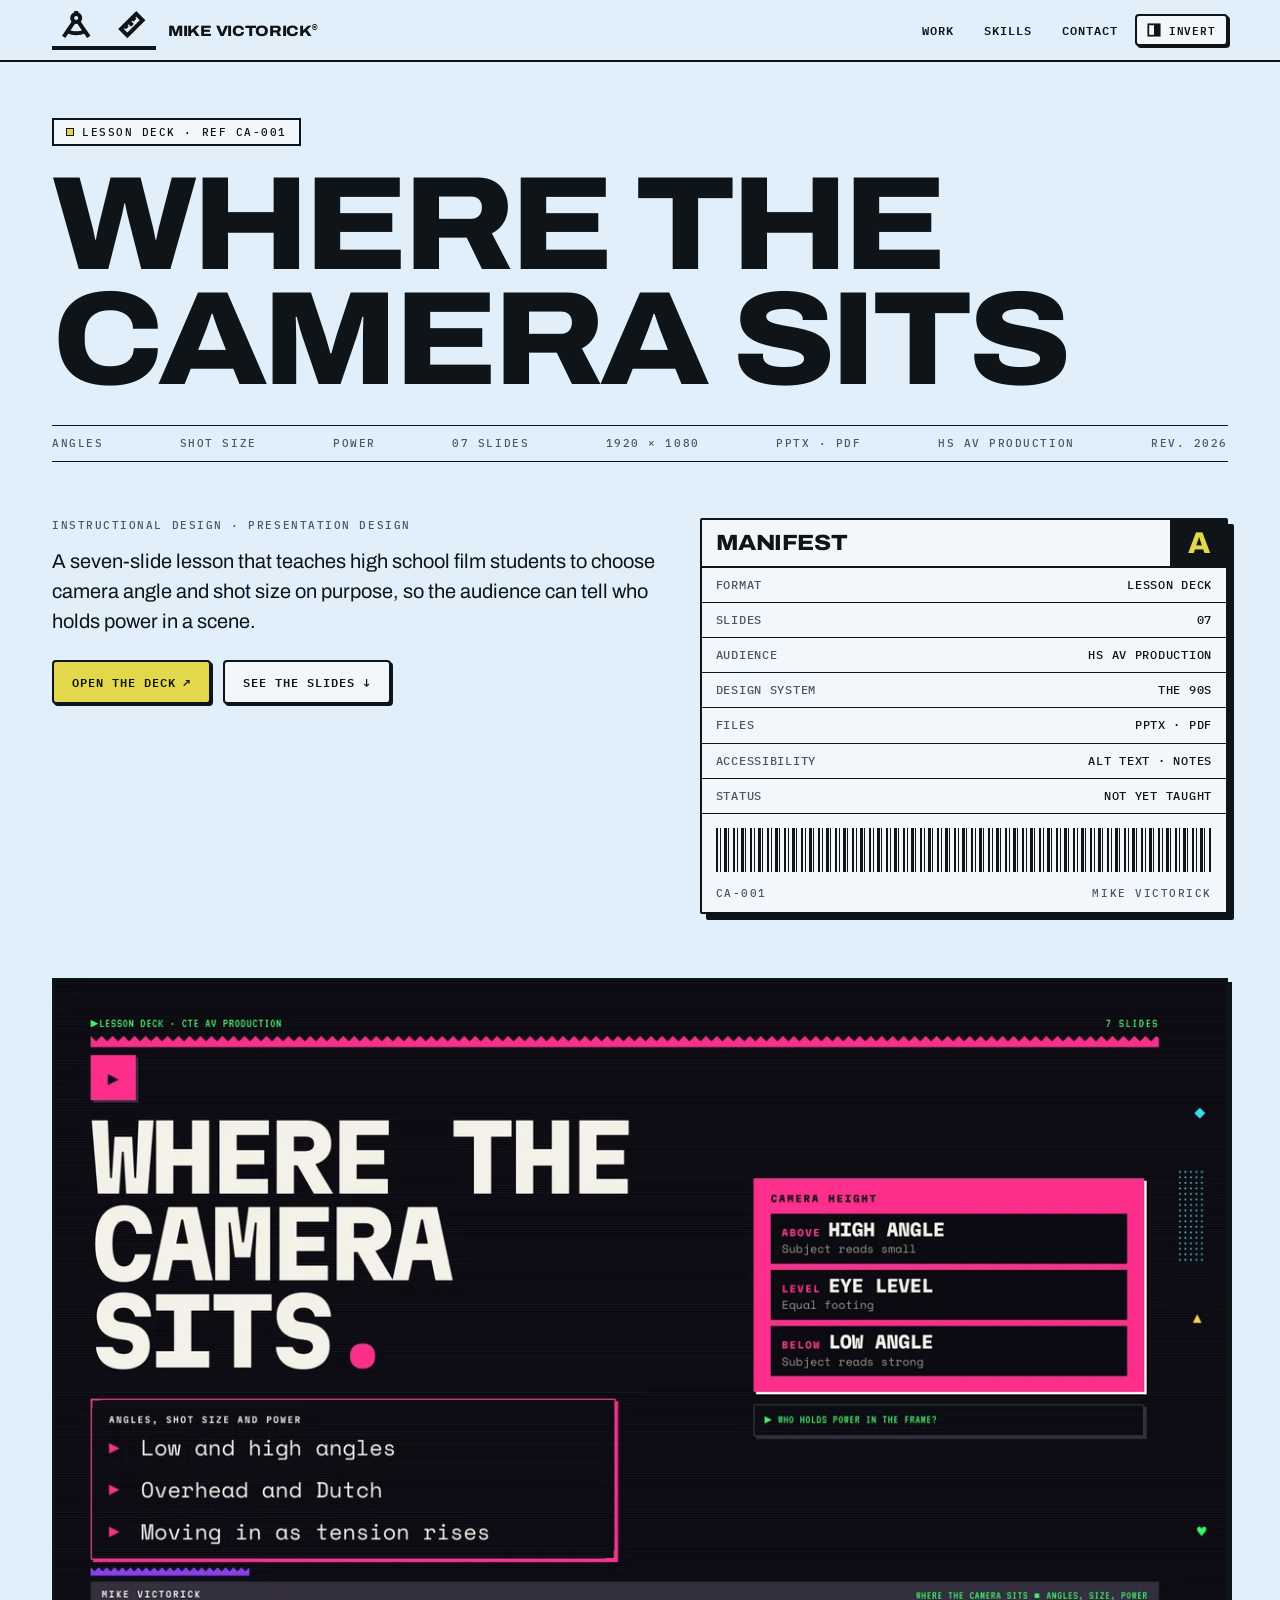
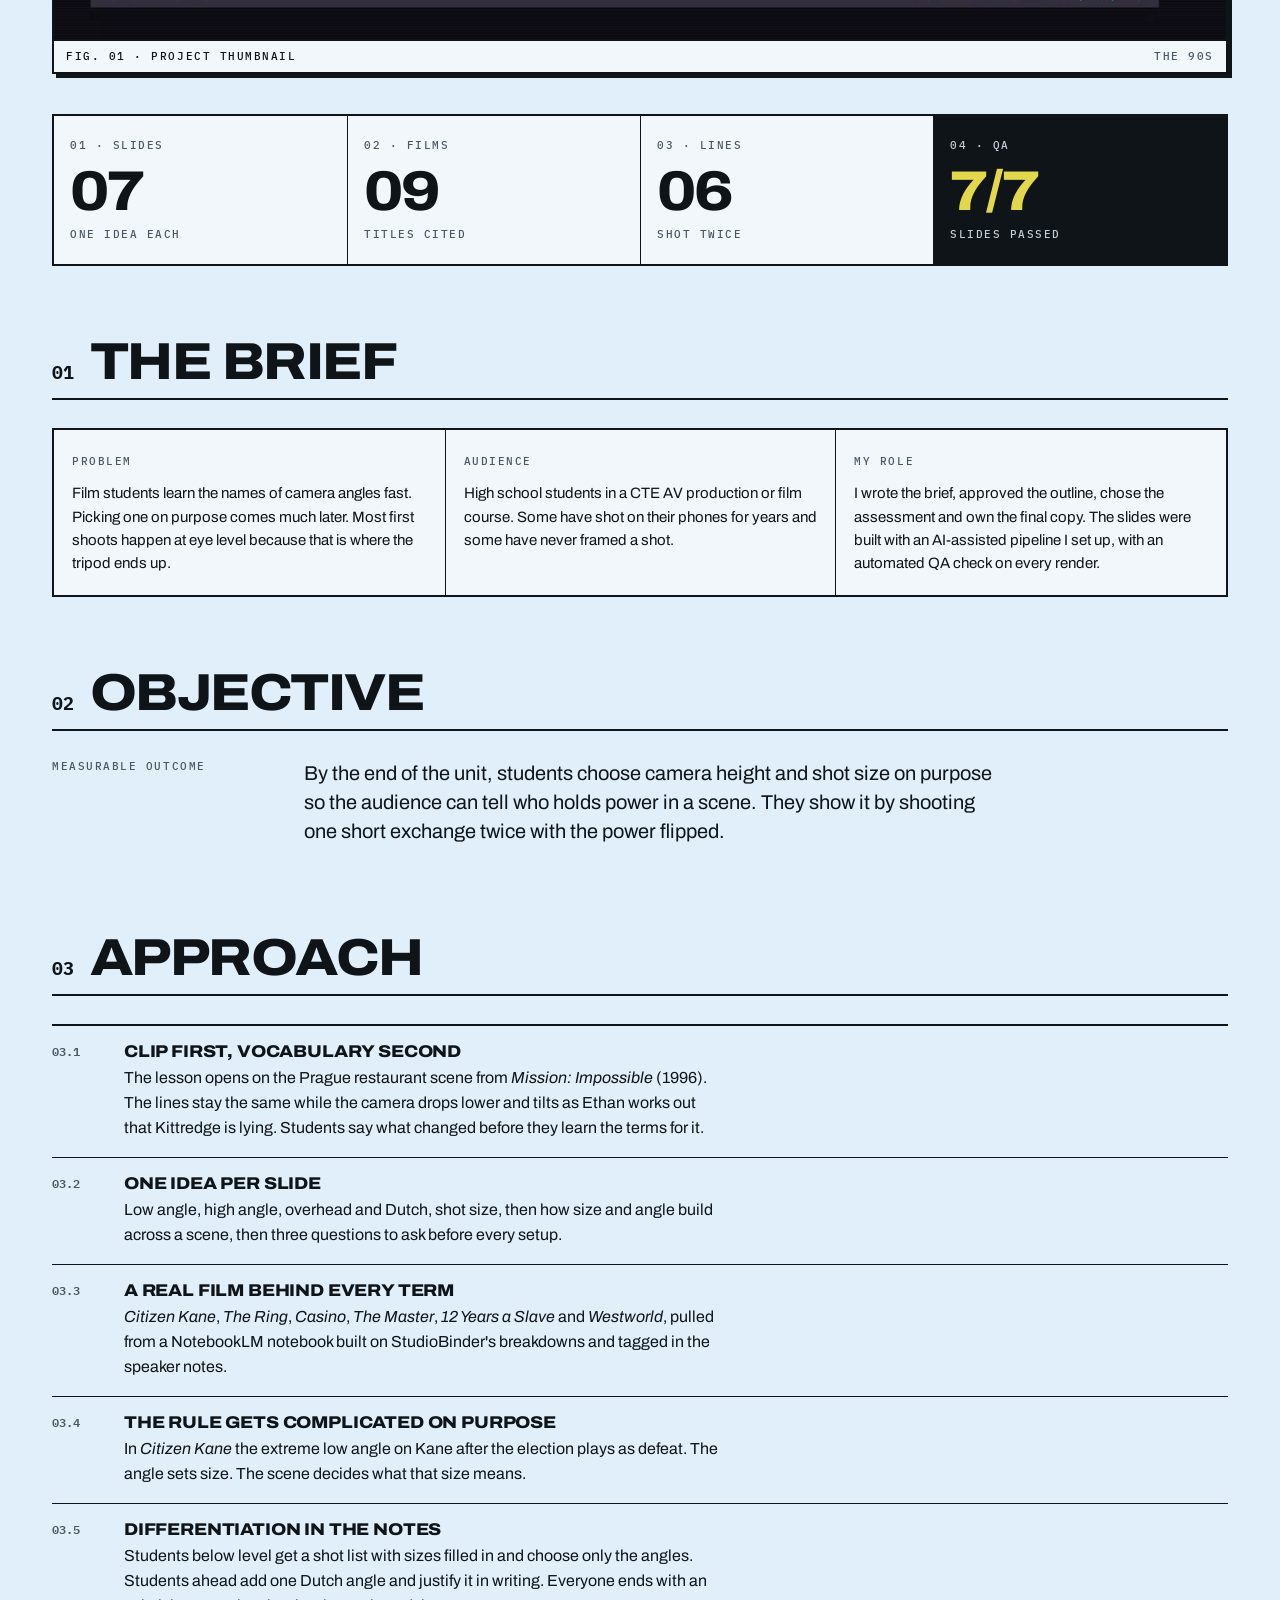
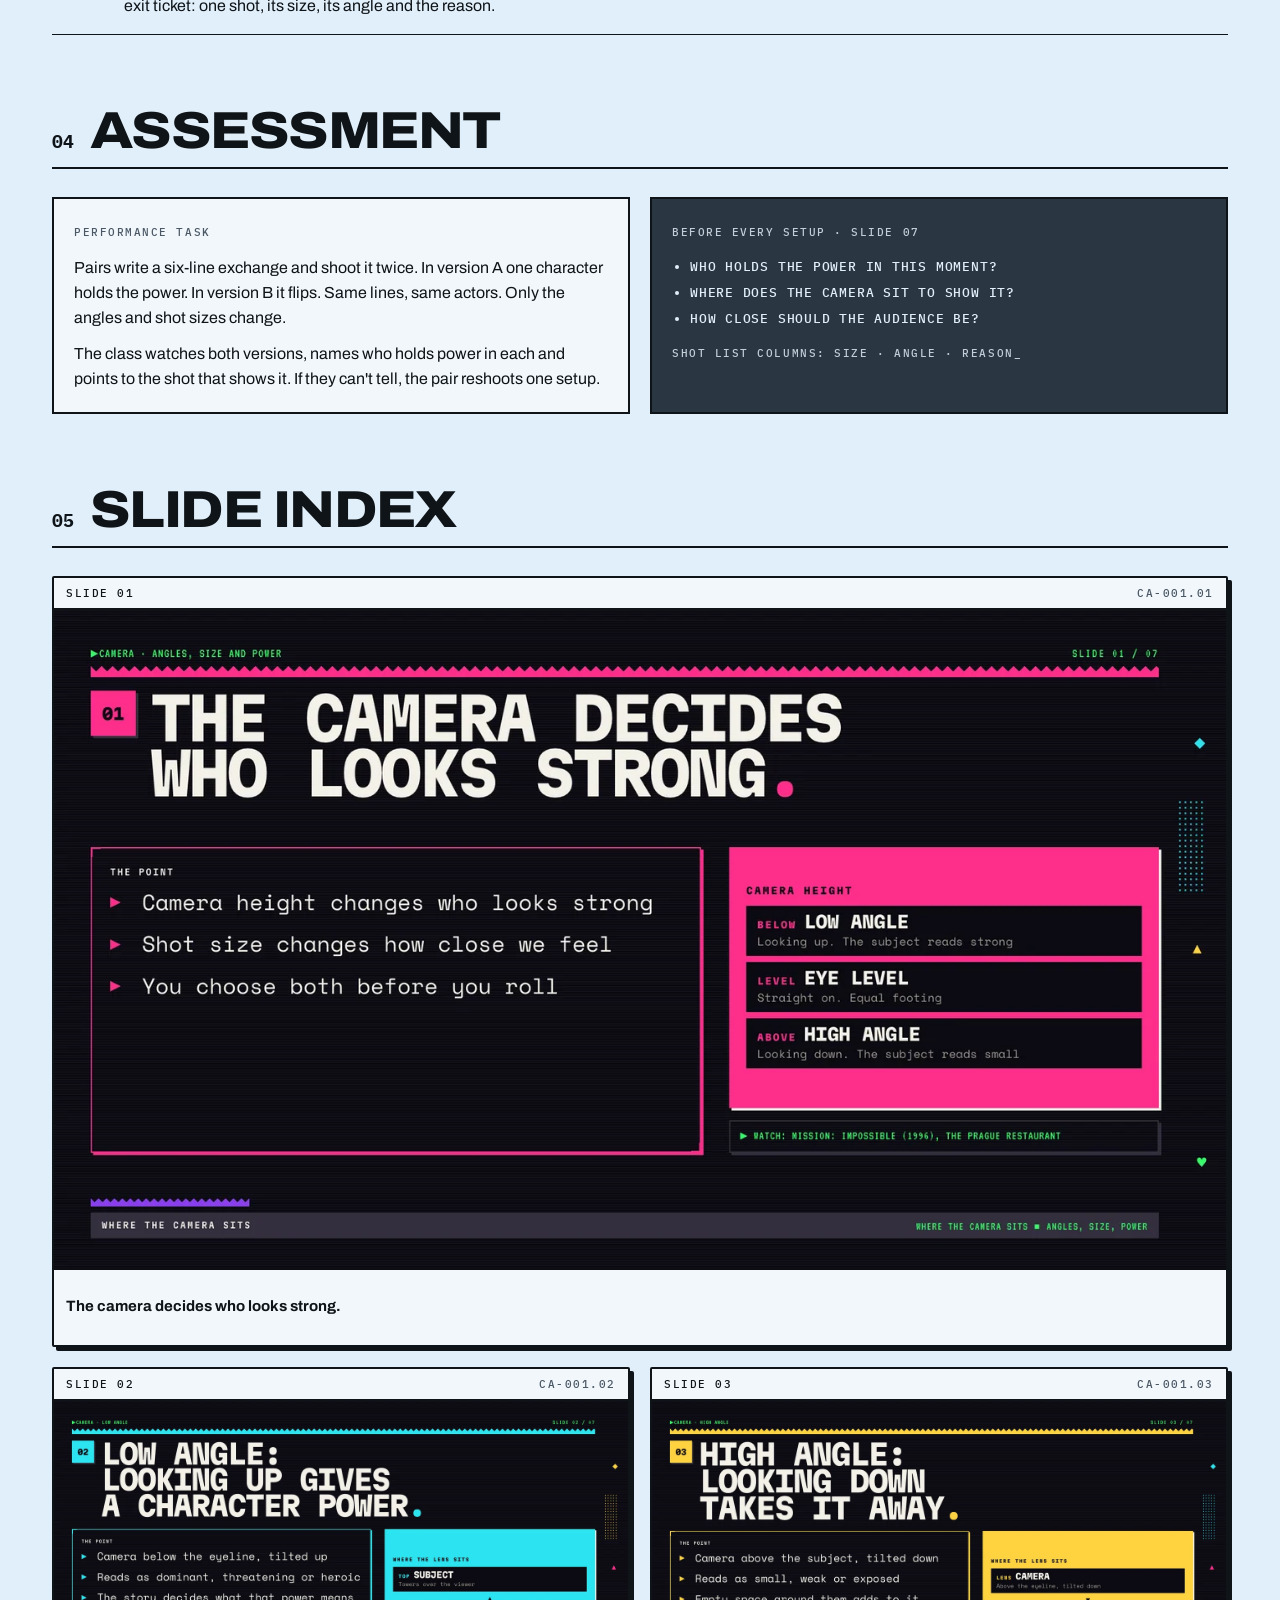
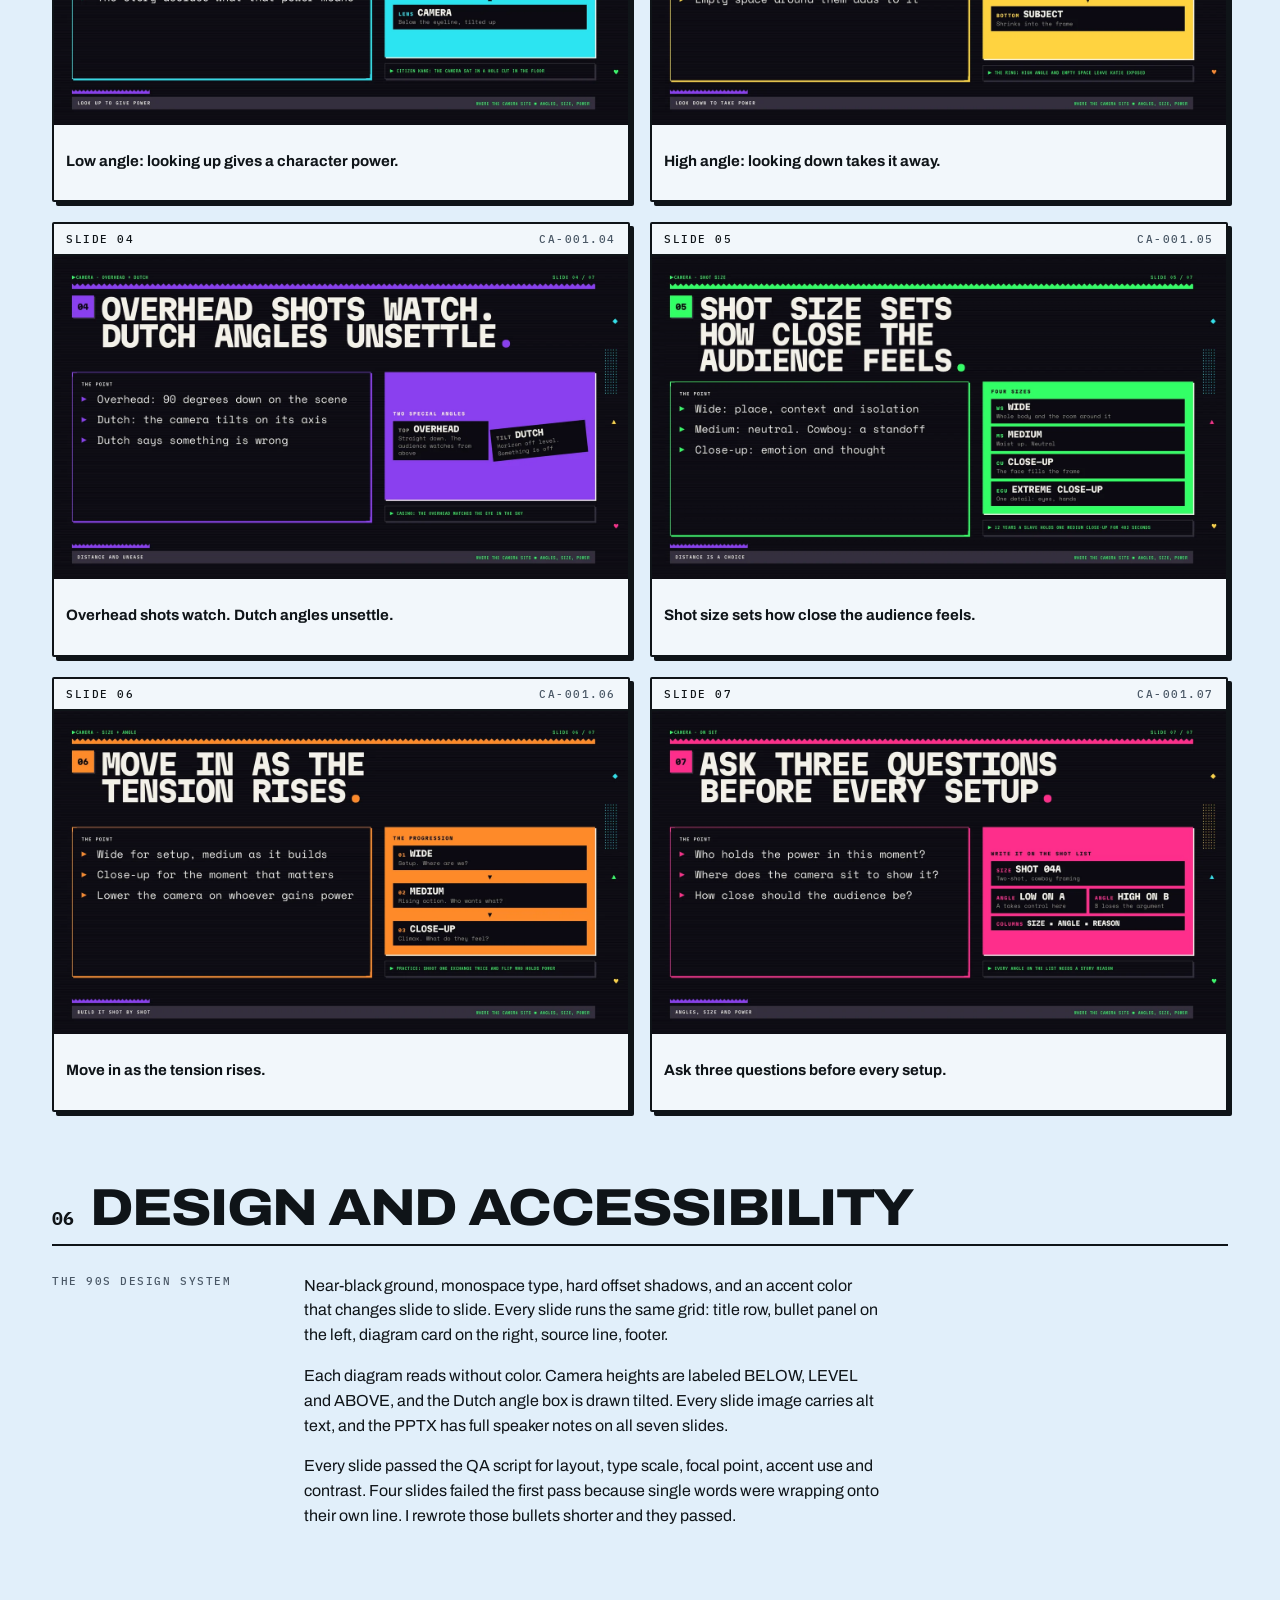
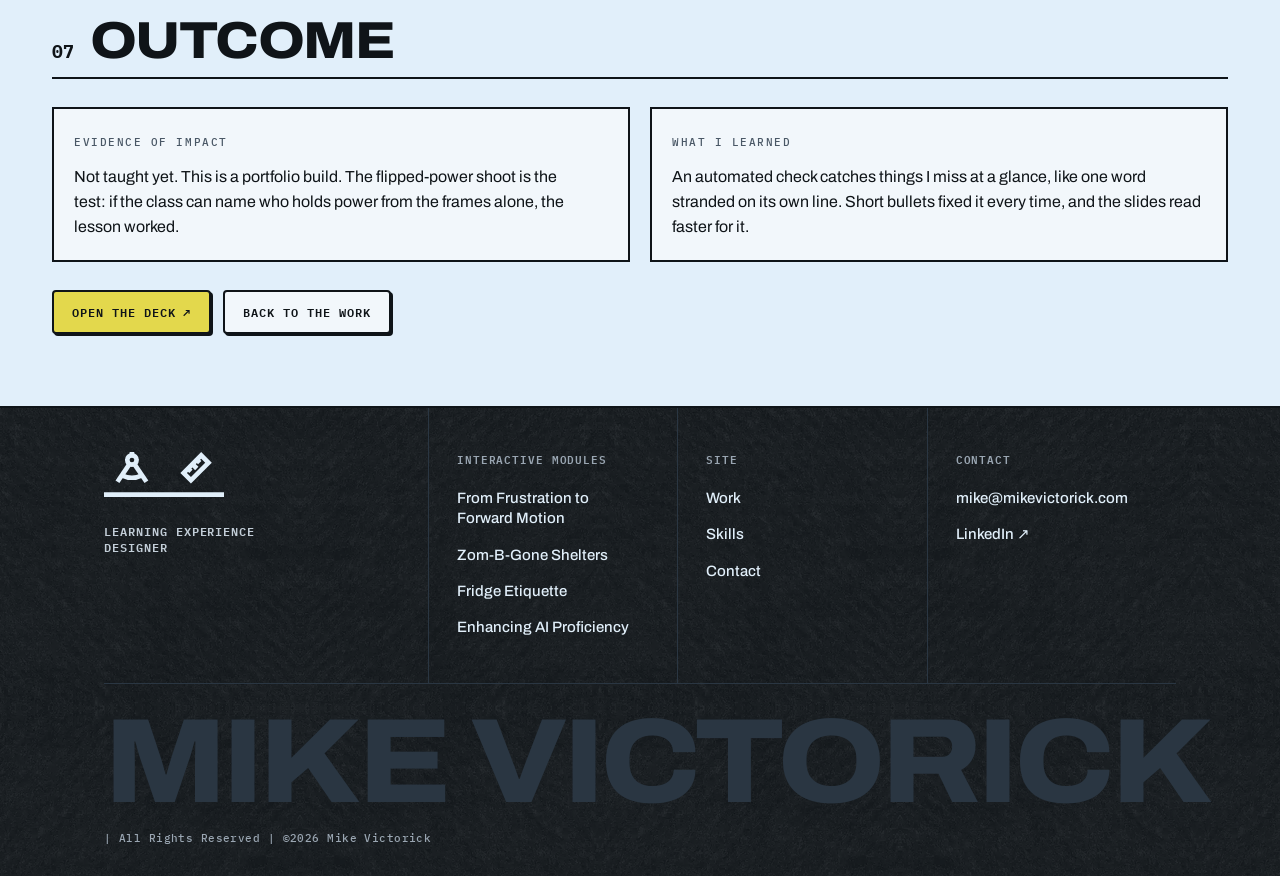
<file: camera-angles.html>
<!doctype html>
<html lang="en">
<head>
<meta charset="utf-8">
<meta name="viewport" content="width=device-width, initial-scale=1">
<title>Where the Camera Sits | Mike Victorick</title>
<meta name="description" content="Where the Camera Sits: a 7-slide lesson deck on camera angles, shot size and power for high school film students, with a case study by Mike Victorick.">
<meta name="theme-color" content="#E1EFFA">
<link rel="icon" href="favicon.svg?v=4" type="image/svg+xml">
<link rel="icon" href="favicon.ico?v=4" sizes="48x48">
<link rel="apple-touch-icon" href="apple-touch-icon.png?v=4">
<link rel="preconnect" href="https://fonts.googleapis.com">
<link rel="preconnect" href="https://fonts.gstatic.com" crossorigin>
<link href="https://fonts.googleapis.com/css2?family=Archivo:wdth,wght@62..125,100..900&family=Archivo+Narrow:wght@400..700&family=IBM+Plex+Mono:wght@400;500;600;700&display=swap" rel="stylesheet">
<style>
/* MICROGRAPHICS tokens (04 Library/Design Systems/MICROGRAPHICS). Green accent only. */
:root{
--ink:#0B0B0B;--ink-500:#4A4A4A;--grey-400:#6E6E6E;--grey-300:#ABABAB;--grey-100:#DEDED6;
--paper:#F0F0E0;--card:#FAFAF2;--green:#00FF41;--green-600:#007A1F;
--display:"Archivo",Helvetica,Arial,sans-serif;--mono:"IBM Plex Mono",ui-monospace,"Courier New",monospace;
--hard:2px solid var(--ink);--hair:1px solid var(--ink);
--sh1:2px 2px 0 var(--ink);--sh2:4px 4px 0 var(--ink);--sh3:6px 6px 0 var(--ink);
--hatch:repeating-linear-gradient(45deg,var(--ink) 0 2px,transparent 2px 6px);
--grid:linear-gradient(var(--grey-300) 1px,transparent 1px),linear-gradient(90deg,var(--grey-300) 1px,transparent 1px);
--ease:cubic-bezier(.2,0,0,1);
}
*{box-sizing:border-box}
html{scroll-behavior:smooth}
body{margin:0;background:var(--paper);color:var(--ink);font:400 16px/1.55 var(--display);-webkit-font-smoothing:antialiased;text-wrap:pretty}
img{display:block;max-width:100%;height:auto}
a{color:var(--green-600)}
a:hover{color:var(--ink)}
:focus-visible{outline:2px solid var(--green);outline-offset:2px;box-shadow:4px 4px 0 var(--green)}
.wrap{max-width:1240px;margin:0 auto;padding:0 32px}
.micro{font:500 11px/1.3 var(--mono);letter-spacing:.14em;text-transform:uppercase}
.faint{color:var(--grey-400)}

/* nav */
.nav{position:sticky;top:0;z-index:10;background:var(--paper);border-bottom:var(--hard)}
.nav .wrap{display:flex;align-items:center;justify-content:space-between;min-height:60px;gap:24px}
.nav .brand{display:flex;align-items:center;gap:12px;color:var(--ink);text-decoration:none;font:800 15px/1 var(--display);font-stretch:112%;letter-spacing:-.02em;text-transform:uppercase}
.nav .brand sup{font:500 9px var(--mono)}
.nav ul{display:flex;gap:4px;list-style:none;margin:0;padding:0}
.nav ul a{display:block;padding:8px 12px;border:1px solid transparent;border-radius:4px;color:var(--ink);text-decoration:none;font:600 12px/1.2 var(--mono);letter-spacing:.08em;text-transform:uppercase}
.nav ul a:hover{border-color:var(--ink);box-shadow:var(--sh1);transform:translate(-1px,-1px)}

/* poster hero */
.hero{padding:56px 0 0}
.hero .tag{display:inline-flex;align-items:center;gap:8px;padding:5px 12px;border:var(--hard);border-radius:999px;background:var(--card)}
.hero .tag i{width:8px;height:8px;border-radius:50%;background:var(--green);border:1px solid var(--ink)}
.hero h1{margin:22px 0 0;font:800 clamp(52px,10.4vw,140px)/.86 var(--display);font-stretch:112%;letter-spacing:-.04em;text-transform:uppercase}
.rule{display:flex;justify-content:space-between;flex-wrap:wrap;gap:8px 16px;margin-top:28px;padding:10px 0;border-top:var(--hair);border-bottom:var(--hair)}

/* intro + plate */
.intro{display:grid;grid-template-columns:1.15fr 1fr;gap:40px;padding:56px 0 64px}
.lede{margin:0 0 24px;font-size:20px;line-height:1.5;max-width:56ch}
.btns{display:flex;flex-wrap:wrap;gap:12px}
.btn{display:inline-flex;align-items:center;gap:10px;min-height:44px;padding:12px 18px;border:var(--hard);border-radius:4px;background:var(--green);color:var(--ink);text-decoration:none;font:600 12px/1 var(--mono);letter-spacing:.08em;text-transform:uppercase;box-shadow:var(--sh1);transition:transform 70ms var(--ease),box-shadow 70ms var(--ease)}
.btn.ghost{background:var(--card)}
.btn:hover{color:var(--ink);transform:translate(-1px,-1px);box-shadow:var(--sh2)}
.btn:active{transform:translate(1px,1px);box-shadow:none}
.plate{border:var(--hard);border-radius:2px;background:var(--card);box-shadow:var(--sh3);align-self:start}
.plate-head{display:flex;justify-content:space-between;align-items:stretch;border-bottom:var(--hard)}
.plate-head h2{margin:0;padding:12px 14px;font:800 22px/1 var(--display);font-stretch:112%;letter-spacing:-.02em;text-transform:uppercase}
.plate-head .pri{display:grid;place-items:center;min-width:56px;border-left:var(--hard);background:var(--ink);color:var(--green);font:800 30px/1 var(--display)}
.row{display:flex;justify-content:space-between;gap:16px;padding:9px 14px;border-bottom:var(--hair);font:500 12px/1.35 var(--mono);letter-spacing:.06em;text-transform:uppercase}
.row span:first-child{color:var(--grey-400)}
.row span:last-child{text-align:right}
.barcode{height:44px;margin:14px;background:repeating-linear-gradient(90deg,var(--ink) 0 2px,transparent 2px 4px,var(--ink) 4px 5px,transparent 5px 8px,var(--ink) 8px 11px,transparent 11px 12px,var(--ink) 12px 13px,transparent 13px 17px)}
.plate-foot{display:flex;justify-content:space-between;padding:0 14px 12px}

/* cover */
.cover{border:var(--hard);background:var(--card);box-shadow:var(--sh2)}
.cap{display:flex;justify-content:space-between;gap:12px;padding:8px 12px;border-top:var(--hard)}

/* stats */
.stats{display:grid;grid-template-columns:repeat(4,1fr);border:var(--hard);background:var(--card);margin:0 0 72px}
.stat{padding:16px 16px 18px;border-left:var(--hair)}
.stat:first-child{border-left:0}
.stat b{display:block;margin:10px 0 4px;font:800 56px/.9 var(--display);font-stretch:112%;letter-spacing:-.03em}
.stat.ink{background:var(--ink);color:var(--paper)}
.stat.ink .faint{color:var(--grey-300)}

/* sections */
.sec{padding:0 0 72px}
.sec-head{display:flex;align-items:baseline;gap:16px;padding-bottom:12px;margin-bottom:28px;border-bottom:var(--hard)}
.sec-head .idx{font:800 18px/1 var(--mono)}
.sec-head h2{margin:0;font:800 clamp(30px,4.4vw,52px)/.92 var(--display);font-stretch:112%;letter-spacing:-.03em;text-transform:uppercase}
.facts{display:grid;grid-template-columns:repeat(3,1fr);border:var(--hard);background:var(--card)}
.fact{padding:18px 18px 20px;border-left:var(--hair)}
.fact:first-child{border-left:0}
.fact p{margin:10px 0 0;font-size:15px}
.prose{display:grid;grid-template-columns:220px 1fr;gap:32px}
.prose p{margin:0 0 16px;max-width:64ch}
.steps{list-style:none;margin:0;padding:0;border-top:var(--hard)}
.steps li{display:grid;grid-template-columns:56px 1fr;gap:16px;padding:16px 0;border-bottom:var(--hair)}
.steps li > span{font:600 12px/1.6 var(--mono);color:var(--grey-400)}
.steps strong{display:block;font:800 17px/1.2 var(--display);font-stretch:112%;text-transform:uppercase;letter-spacing:-.01em;margin-bottom:4px}
.steps p{margin:0;max-width:66ch}

/* slide index */
.slides{display:grid;grid-template-columns:repeat(2,1fr);gap:20px}
.card{border:var(--hard);border-radius:2px;background:var(--card);box-shadow:var(--sh2);transition:transform 70ms var(--ease),box-shadow 70ms var(--ease)}
.card:hover{transform:translate(-1px,-1px);box-shadow:var(--sh3)}
.card-head{display:flex;justify-content:space-between;gap:12px;padding:8px 12px;border-bottom:var(--hard)}
.card a{display:block}
.card .t{padding:12px 12px 14px;font:700 15px/1.3 var(--display)}
.card.feature{grid-column:1/-1}

/* callout */
.split{display:grid;grid-template-columns:1fr 1fr;gap:20px}
.box{border:var(--hard);background:var(--card);padding:20px}
.box.term{background:#141414;color:var(--paper);border-color:var(--ink)}
.box.term .faint{color:var(--grey-300)}
.box p{margin:12px 0 0}
.box ul{margin:12px 0 0;padding-left:18px}
.box li{margin:4px 0}
.hatch{height:14px;background:var(--hatch);border-bottom:var(--hard)}

@media (max-width:860px){
  .wrap{padding:0 16px}
  .intro,.prose,.split{grid-template-columns:1fr}
  .prose{gap:8px}
  .facts{grid-template-columns:1fr}
  .fact{border-left:0;border-top:var(--hair)}
  .fact:first-child{border-top:0}
  .stats{grid-template-columns:repeat(2,1fr)}
  .stat:nth-child(3){border-left:0}
  .stat:nth-child(n+3){border-top:var(--hair)}
  .slides{grid-template-columns:1fr}
  .nav ul a{padding:8px 6px;font-size:11px}
  .rule span:nth-child(n+5){display:none}
}
@media (prefers-reduced-motion:reduce){*{transition:none!important;scroll-behavior:auto!important}}

/* footer 2026-10-09: shared on every page. Cells + hairlines from basement.studio, 2px rule from henry.codes, oversized name from egstad.com. Flare only on hover. */
footer.foot { position: relative; isolation: isolate; padding: 0; background: #0E0D0B; color: #F2EFE6; border: 0; border-top: 2px solid #484139; font-family: "Bricolage Grotesque", Arial, sans-serif; overflow: hidden; }
footer.foot .foot-in { max-width: 1120px; margin: 0 auto; padding: 0 24px; display: block; }
footer.foot .foot-top { display: grid; grid-template-columns: 1.3fr repeat(3, 1fr); }
footer.foot .foot-top > * { padding: 44px 28px 40px; border-left: 1px solid #35302A; }
footer.foot .foot-top > :first-child { border-left: 0; padding-left: 0; }
footer.foot .foot-home { display: inline-block; line-height: 0; }
footer.foot .foot-mark { display: block; color: #E64800; flex: none; }
footer.foot .foot-role { margin: 18px 0 0; max-width: 24ch; font-size: 15px; font-weight: 600; line-height: 1.4; letter-spacing: 0; color: #C9C1B2; }
footer.foot .foot-h { margin: 0 0 16px; font-size: 12px; font-weight: 600; line-height: 1.3; letter-spacing: .02em; color: #A2978A; }
footer.foot .foot-links { list-style: none; margin: 0; padding: 0; display: grid; gap: 4px; }
footer.foot .foot-links a { display: inline-block; padding: 6px 0; font-size: 15px; font-weight: 500; line-height: 1.35; color: #F2EFE6; text-decoration: none; }
footer.foot .foot-links a:hover, footer.foot .foot-base a:hover { color: #E64800; }
footer.foot a:focus-visible { outline: 3px solid #E64800; outline-offset: 4px; }
footer.foot .foot-name { margin: 0; padding: 30px 0 0; border-top: 1px solid #35302A; font-weight: 800; text-transform: uppercase; font-size: min(229px, calc((100vw - 48px) / 4.67)); max-width: none; line-height: .8; letter-spacing: -.03em; font-variation-settings: "opsz" 96, "wdth" 75; color: #35302A; white-space: nowrap; user-select: none; }
footer.foot .foot-base { display: flex; justify-content: space-between; align-items: center; gap: 16px; flex-wrap: wrap; padding: 20px 0 28px; }
footer.foot .foot-base p { margin: 0; max-width: none; font-size: 12px; font-weight: 500; line-height: 1.6; letter-spacing: 0; color: rgba(242, 239, 230, .72); }
footer.foot .foot-base a { font-size: 12px; font-weight: 600; color: #F2EFE6; text-decoration: none; }
@media (max-width: 900px) {
  footer.foot .foot-top { grid-template-columns: repeat(3, 1fr); }
  footer.foot .foot-top > :first-child { grid-column: 1 / -1; padding: 36px 0 28px; }
  footer.foot .foot-top > :nth-child(2) { border-left: 0; padding-left: 0; }
}
@media (max-width: 640px) {
  footer.foot .foot-top { grid-template-columns: 1fr; }
  footer.foot .foot-top > * { padding: 28px 0; border-left: 0; border-top: 1px solid #35302A; }
  footer.foot .foot-top > :first-child { border-top: 0; padding: 32px 0 28px; }
}
@media (max-width: 900px) {
  footer.foot .foot-base a { display: inline-block; padding: 12px 0; margin-block: -12px; }
}
footer.foot::before { content: ""; position: absolute; inset: 0; z-index: -1; pointer-events: none; background: url(textures/scans/grain-72-lift.webp) 0 0 / 600px; opacity: .1; }

</style>
<link rel="stylesheet" href="assets/lxd-camera.css">
<script>try{if(/[?&]theme=invert/.test(location.search)||localStorage.getItem('lxd-theme')==='invert')document.documentElement.setAttribute('data-theme','invert')}catch(e){}</script>
<script src="assets/lxd-theme.js" defer></script>
<script src="assets/lxd-motion.js" defer></script>
</head>
<body>
<header class="nav">
  <div class="wrap">
    <a class="brand" href="index.html#top" aria-label="Mike Victorick, home"><svg role="img" aria-label="Mike Victorick, learning experience design" width="104" height="39" viewBox="10 12.75 116 43.5" fill="none" stroke="currentColor" stroke-width="4.5"><g transform="translate(5,0)"><line x1="32" y1="12.75" x2="32" y2="16"/><circle cx="32" cy="20.5" r="4.5"/><line x1="29.6" y1="24.5" x2="18" y2="41.5"/><line x1="34.4" y1="24.5" x2="46" y2="41.5"/><path d="M22.3 35.3 Q32 40 41.7 35.3"/></g><g transform="translate(67,0)"><g transform="rotate(-45 32 28)"><rect x="20" y="23" width="24" height="10"/><line x1="26" y1="23" x2="26" y2="27"/><line x1="32" y1="23" x2="32" y2="29"/><line x1="38" y1="23" x2="38" y2="27"/></g></g><line x1="10" y1="54" x2="126" y2="54"/></svg><span>Mike Victorick<sup>©</sup></span></a>
    <nav aria-label="Primary"><ul><li><a href="index.html#work">Work</a></li><li><a href="index.html#skills">Skills</a></li><li><a href="index.html#contact">Contact</a></li><li><button type="button" class="theme-toggle" aria-pressed="false" aria-label="Invert colors"><svg viewBox="0 0 16 16" aria-hidden="true"><rect x="1.5" y="1.5" width="13" height="13" fill="none" stroke="currentColor" stroke-width="2"/><path d="M8 1.5h6.5v13H8z" fill="currentColor"/></svg>Invert</button></li></ul></nav>
  </div>
</header>

<main id="top">
  <section class="hero">
    <div class="wrap">
      <span class="tag micro"><i></i>Lesson deck · REF CA-001</span>
      <h1>Where the<br>camera sits</h1>
      <div class="rule micro faint"><span>Angles</span><span>Shot size</span><span>Power</span><span>07 slides</span><span>1920 × 1080</span><span>PPTX · PDF</span><span>HS AV production</span><span>Rev. 2026</span></div>
    </div>
  </section>

  <div class="wrap">
    <section class="intro" aria-label="Overview">
      <div>
        <p class="micro faint" style="margin:0 0 14px">Instructional design · Presentation design</p>
        <p class="lede">A seven-slide lesson that teaches high school film students to choose camera angle and shot size on purpose, so the audience can tell who holds power in a scene.</p>
        <div class="btns">
          <a class="btn" href="decks/camera-angles-deck.pdf" target="_blank" rel="noopener">Open the deck ↗</a>
          <a class="btn ghost" href="#slides">See the slides ↓</a>
        </div>
      </div>
      <div class="plate" role="group" aria-label="Project specification">
        <div class="plate-head"><h2>Manifest</h2><span class="pri" aria-hidden="true">A</span></div>
        <div class="row"><span>Format</span><span>Lesson deck</span></div>
        <div class="row"><span>Slides</span><span>07</span></div>
        <div class="row"><span>Audience</span><span>HS AV production</span></div>
        <div class="row"><span>Design system</span><span>THE 90s</span></div>
        <div class="row"><span>Files</span><span>PPTX · PDF</span></div>
        <div class="row"><span>Accessibility</span><span>Alt text · notes</span></div>
        <div class="row"><span>Status</span><span>Not yet taught</span></div>
        <div class="barcode" aria-hidden="true"></div>
        <div class="plate-foot micro faint" aria-hidden="true"><span>CA-001</span><span>Mike Victorick</span></div>
      </div>
    </section>

    <figure class="cover" style="margin:0 0 40px">
      <img src="images/ca-cover.webp" width="1200" height="675" alt="Project thumbnail reading Where the Camera Sits, Angles, Shot Size and Power, beside a card that stacks camera heights above, level and below, and asks who holds power in the frame.">
      <figcaption class="cap micro"><span>Fig. 01 · Project thumbnail</span><span class="faint">THE 90s</span></figcaption>
    </figure>

    <div class="stats" role="list">
      <div class="stat" role="listitem"><span class="micro faint">01 · Slides</span><b>07</b><span class="micro faint">One idea each</span></div>
      <div class="stat" role="listitem"><span class="micro faint">02 · Films</span><b>09</b><span class="micro faint">Titles cited</span></div>
      <div class="stat" role="listitem"><span class="micro faint">03 · Lines</span><b>06</b><span class="micro faint">Shot twice</span></div>
      <div class="stat ink" role="listitem"><span class="micro faint">04 · QA</span><b>7/7</b><span class="micro faint">Slides passed</span></div>
    </div>

    <section class="sec" aria-labelledby="h-brief">
      <div class="sec-head"><span class="idx">01</span><h2 id="h-brief">The brief</h2></div>
      <div class="facts">
        <div class="fact"><span class="micro faint">Problem</span><p>Film students learn the names of camera angles fast. Picking one on purpose comes much later. Most first shoots happen at eye level because that is where the tripod ends up.</p></div>
        <div class="fact"><span class="micro faint">Audience</span><p>High school students in a CTE AV production or film course. Some have shot on their phones for years and some have never framed a shot.</p></div>
        <div class="fact"><span class="micro faint">My role</span><p>I wrote the brief, approved the outline, chose the assessment and own the final copy. The slides were built with an AI-assisted pipeline I set up, with an automated QA check on every render.</p></div>
      </div>
    </section>

    <section class="sec" aria-labelledby="h-obj">
      <div class="sec-head"><span class="idx">02</span><h2 id="h-obj">Objective</h2></div>
      <div class="prose">
        <p class="micro faint">Measurable outcome</p>
        <div><p style="font-size:20px;line-height:1.45">By the end of the unit, students choose camera height and shot size on purpose so the audience can tell who holds power in a scene. They show it by shooting one short exchange twice with the power flipped.</p></div>
      </div>
    </section>

    <section class="sec" aria-labelledby="h-app">
      <div class="sec-head"><span class="idx">03</span><h2 id="h-app">Approach</h2></div>
      <ol class="steps">
        <li><span>03.1</span><div><strong>Clip first, vocabulary second</strong><p>The lesson opens on the Prague restaurant scene from <cite>Mission: Impossible</cite> (1996). The lines stay the same while the camera drops lower and tilts as Ethan works out that Kittredge is lying. Students say what changed before they learn the terms for it.</p></div></li>
        <li><span>03.2</span><div><strong>One idea per slide</strong><p>Low angle, high angle, overhead and Dutch, shot size, then how size and angle build across a scene, then three questions to ask before every setup.</p></div></li>
        <li><span>03.3</span><div><strong>A real film behind every term</strong><p><cite>Citizen Kane</cite>, <cite>The Ring</cite>, <cite>Casino</cite>, <cite>The Master</cite>, <cite>12 Years a Slave</cite> and <cite>Westworld</cite>, pulled from a NotebookLM notebook built on StudioBinder's breakdowns and tagged in the speaker notes.</p></div></li>
        <li><span>03.4</span><div><strong>The rule gets complicated on purpose</strong><p>In <cite>Citizen Kane</cite> the extreme low angle on Kane after the election plays as defeat. The angle sets size. The scene decides what that size means.</p></div></li>
        <li><span>03.5</span><div><strong>Differentiation in the notes</strong><p>Students below level get a shot list with sizes filled in and choose only the angles. Students ahead add one Dutch angle and justify it in writing. Everyone ends with an exit ticket: one shot, its size, its angle and the reason.</p></div></li>
      </ol>
    </section>

    <section class="sec" aria-labelledby="h-assess">
      <div class="sec-head"><span class="idx">04</span><h2 id="h-assess">Assessment</h2></div>
      <div class="split">
        <div class="box">
          <span class="micro faint">Performance task</span>
          <p>Pairs write a six-line exchange and shoot it twice. In version A one character holds the power. In version B it flips. Same lines, same actors. Only the angles and shot sizes change.</p>
          <p>The class watches both versions, names who holds power in each and points to the shot that shows it. If they can't tell, the pair reshoots one setup.</p>
        </div>
        <div class="box term">
          <span class="micro faint">Before every setup · Slide 07</span>
          <ul class="micro" style="font-size:13px;line-height:1.7;letter-spacing:.06em">
            <li>Who holds the power in this moment?</li>
            <li>Where does the camera sit to show it?</li>
            <li>How close should the audience be?</li>
          </ul>
          <p class="micro faint" style="margin-top:16px">Shot list columns: size · angle · reason_</p>
        </div>
      </div>
    </section>

    <section class="sec" id="slides" aria-labelledby="h-slides">
      <div class="sec-head"><span class="idx">05</span><h2 id="h-slides">Slide index</h2></div>
      <div class="slides">
        <article class="card feature"><div class="card-head micro"><span>Slide 01</span><span class="faint">CA-001.01</span></div><a href="images/ca-s01.webp" target="_blank" rel="noopener"><img src="images/ca-s01.webp" width="1400" height="788" loading="lazy" decoding="async" alt="Slide 1: The camera decides who looks strong. Three stacked boxes showing camera heights. Low angle: looking up, the subject reads strong. Eye level: straight on, equal footing. High angle: looking down, the subject reads small."></a><p class="t">The camera decides who looks strong.</p></article>
        <article class="card"><div class="card-head micro"><span>Slide 02</span><span class="faint">CA-001.02</span></div><a href="images/ca-s02.webp" target="_blank" rel="noopener"><img src="images/ca-s02.webp" width="1400" height="788" loading="lazy" decoding="async" alt="Slide 2: Low angle: looking up gives a character power. Diagram with the camera at the bottom, below the eyeline and tilted up, and an arrow pointing up to the subject, who towers over the viewer."></a><p class="t">Low angle: looking up gives a character power.</p></article>
        <article class="card"><div class="card-head micro"><span>Slide 03</span><span class="faint">CA-001.03</span></div><a href="images/ca-s03.webp" target="_blank" rel="noopener"><img src="images/ca-s03.webp" width="1400" height="788" loading="lazy" decoding="async" alt="Slide 3: High angle: looking down takes it away. Diagram with the camera at the top, above the eyeline and tilted down, and an arrow pointing down to the subject, who shrinks into the frame."></a><p class="t">High angle: looking down takes it away.</p></article>
        <article class="card"><div class="card-head micro"><span>Slide 04</span><span class="faint">CA-001.04</span></div><a href="images/ca-s04.webp" target="_blank" rel="noopener"><img src="images/ca-s04.webp" width="1400" height="788" loading="lazy" decoding="async" alt="Slide 4: Overhead shots watch. Dutch angles unsettle. Two boxes. Overhead: straight down, the audience watches from above. Dutch: horizon off level, something is off. The Dutch box is drawn tilted."></a><p class="t">Overhead shots watch. Dutch angles unsettle.</p></article>
        <article class="card"><div class="card-head micro"><span>Slide 05</span><span class="faint">CA-001.05</span></div><a href="images/ca-s05.webp" target="_blank" rel="noopener"><img src="images/ca-s05.webp" width="1400" height="788" loading="lazy" decoding="async" alt="Slide 5: Shot size sets how close the audience feels. Four stacked boxes for shot sizes. Wide shot: whole body and the room around it. Medium shot: waist up, neutral. Close-up: the face fills the frame. Extreme close-up: one detail such as eyes or hands."></a><p class="t">Shot size sets how close the audience feels.</p></article>
        <article class="card"><div class="card-head micro"><span>Slide 06</span><span class="faint">CA-001.06</span></div><a href="images/ca-s06.webp" target="_blank" rel="noopener"><img src="images/ca-s06.webp" width="1400" height="788" loading="lazy" decoding="async" alt="Slide 6: Move in as the tension rises. Three stacked boxes joined by downward arrows: Wide, setup, where are we; Medium, rising action, who wants what; Close-up, climax, what do they feel."></a><p class="t">Move in as the tension rises.</p></article>
        <article class="card"><div class="card-head micro"><span>Slide 07</span><span class="faint">CA-001.07</span></div><a href="images/ca-s07.webp" target="_blank" rel="noopener"><img src="images/ca-s07.webp" width="1400" height="788" loading="lazy" decoding="async" alt="Slide 7: Ask three questions before every setup. Sample shot list entry. Shot 04A, two-shot in cowboy framing. Angle: low on character A, who takes control here. Angle: high on character B, who loses the argument. Shot list columns: size, angle, reason."></a><p class="t">Ask three questions before every setup.</p></article>
      </div>
    </section>

    <section class="sec" aria-labelledby="h-design">
      <div class="sec-head"><span class="idx">06</span><h2 id="h-design">Design and accessibility</h2></div>
      <div class="prose">
        <p class="micro faint">THE 90s design system</p>
        <div>
          <p>Near-black ground, monospace type, hard offset shadows, and an accent color that changes slide to slide. Every slide runs the same grid: title row, bullet panel on the left, diagram card on the right, source line, footer.</p>
          <p>Each diagram reads without color. Camera heights are labeled BELOW, LEVEL and ABOVE, and the Dutch angle box is drawn tilted. Every slide image carries alt text, and the PPTX has full speaker notes on all seven slides.</p>
          <p>Every slide passed the QA script for layout, type scale, focal point, accent use and contrast. Four slides failed the first pass because single words were wrapping onto their own line. I rewrote those bullets shorter and they passed.</p>
        </div>
      </div>
    </section>

    <section class="sec" aria-labelledby="h-out">
      <div class="sec-head"><span class="idx">07</span><h2 id="h-out">Outcome</h2></div>
      <div class="split">
        <div class="box"><span class="micro faint">Evidence of impact</span><p>Not taught yet. This is a portfolio build. The flipped-power shoot is the test: if the class can name who holds power from the frames alone, the lesson worked.</p></div>
        <div class="box"><span class="micro faint">What I learned</span><p>An automated check catches things I miss at a glance, like one word stranded on its own line. Short bullets fixed it every time, and the slides read faster for it.</p></div>
      </div>
      <div class="btns" style="margin-top:28px">
        <a class="btn" href="decks/camera-angles-deck.pdf" target="_blank" rel="noopener">Open the deck ↗</a>
        <a class="btn ghost" href="index.html#work">Back to the work</a>
      </div>
    </section>
  </div>
</main>

<footer class="foot site-foot">
  <div class="foot-in">
    <div class="foot-top">
      <div class="foot-id">
        <a class="foot-home" href="index.html#top" aria-label="Mike Victorick, home"><svg class="foot-mark" role="img" aria-label="Mike Victorick, learning experience design" width="104" height="39" viewBox="10 12.75 116 43.5" fill="none" stroke="currentColor" stroke-width="4.5"><g transform="translate(5,0)"><line x1="32" y1="12.75" x2="32" y2="16"/><circle cx="32" cy="20.5" r="4.5"/><line x1="29.6" y1="24.5" x2="18" y2="41.5"/><line x1="34.4" y1="24.5" x2="46" y2="41.5"/><path d="M22.3 35.3 Q32 40 41.7 35.3"/></g><g transform="translate(67,0)"><g transform="rotate(-45 32 28)"><rect x="20" y="23" width="24" height="10"/><line x1="26" y1="23" x2="26" y2="27"/><line x1="32" y1="23" x2="32" y2="29"/><line x1="38" y1="23" x2="38" y2="27"/></g></g><line x1="10" y1="54" x2="126" y2="54"/></svg></a>
        <p class="foot-role">Learning Experience Designer</p>
      </div>
      <nav aria-label="Courses">
        <p class="foot-h">Interactive modules</p>
        <ul class="foot-links">
            <li><a href="modules/forward-motion/">From Frustration to Forward Motion</a></li>
            <li><a href="zom-b-gone.html">Zom-B-Gone Shelters</a></li>
            <li><a href="fridge-etiquette.html">Fridge Etiquette</a></li>
            <li><a href="capstone.html">Enhancing AI Proficiency</a></li>
        </ul>
      </nav>
      <nav aria-label="Site">
        <p class="foot-h">Site</p>
        <ul class="foot-links">
            <li><a href="index.html#work">Work</a></li>
            <li><a href="index.html#skills">Skills</a></li>
            <li><a href="index.html#contact">Contact</a></li>
        </ul>
      </nav>
      <div>
        <p class="foot-h">Contact</p>
        <ul class="foot-links">
          <li><a href="mailto:mike@mikevictorick.com">mike@mikevictorick.com</a></li>
          <li><a href="https://www.linkedin.com/in/mikevictorick" target="_blank" rel="noopener">LinkedIn <span aria-hidden="true">↗</span></a></li>
        </ul>
      </div>
    </div>
    <p class="foot-name" aria-hidden="true">Mike Victorick</p>
    <div class="foot-base">
      <p>| All Rights Reserved | ©2026 Mike Victorick</p>
      
    </div>
  </div>
</footer>
</body>
</html>
</file>
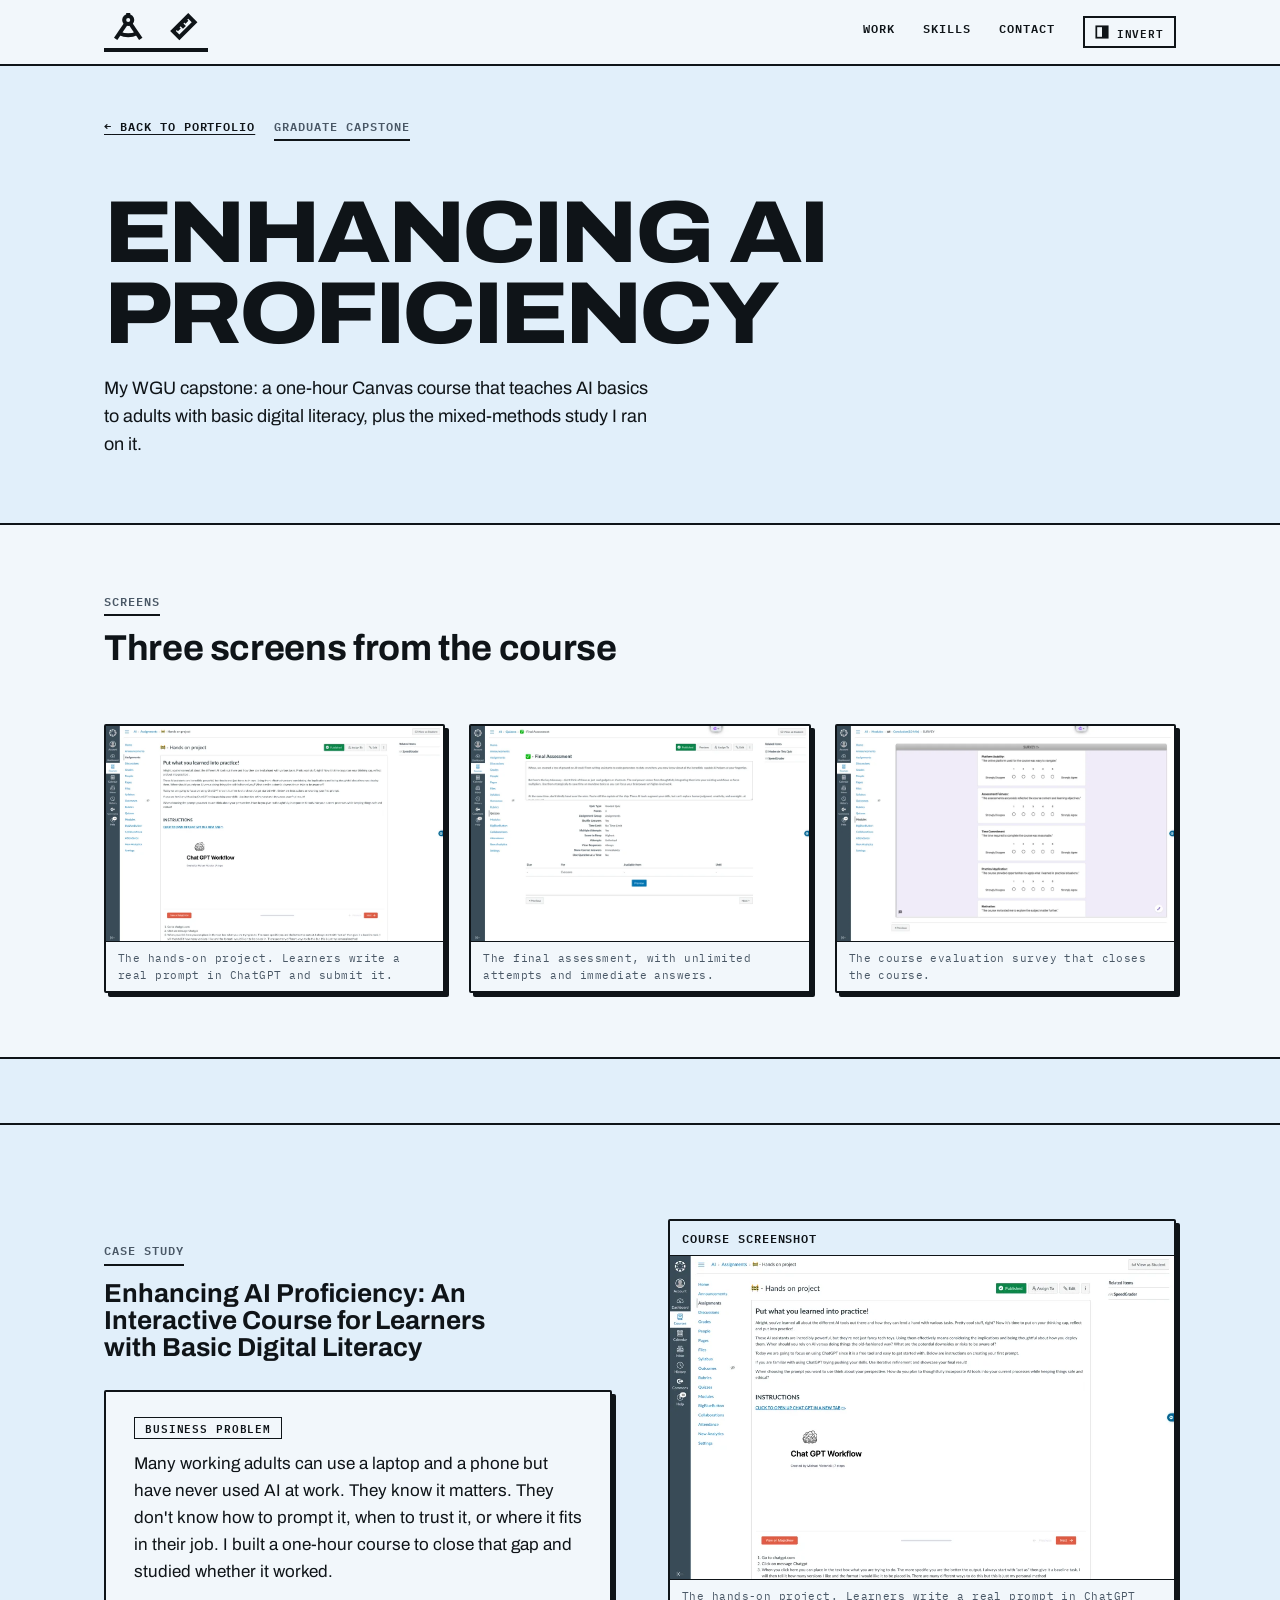
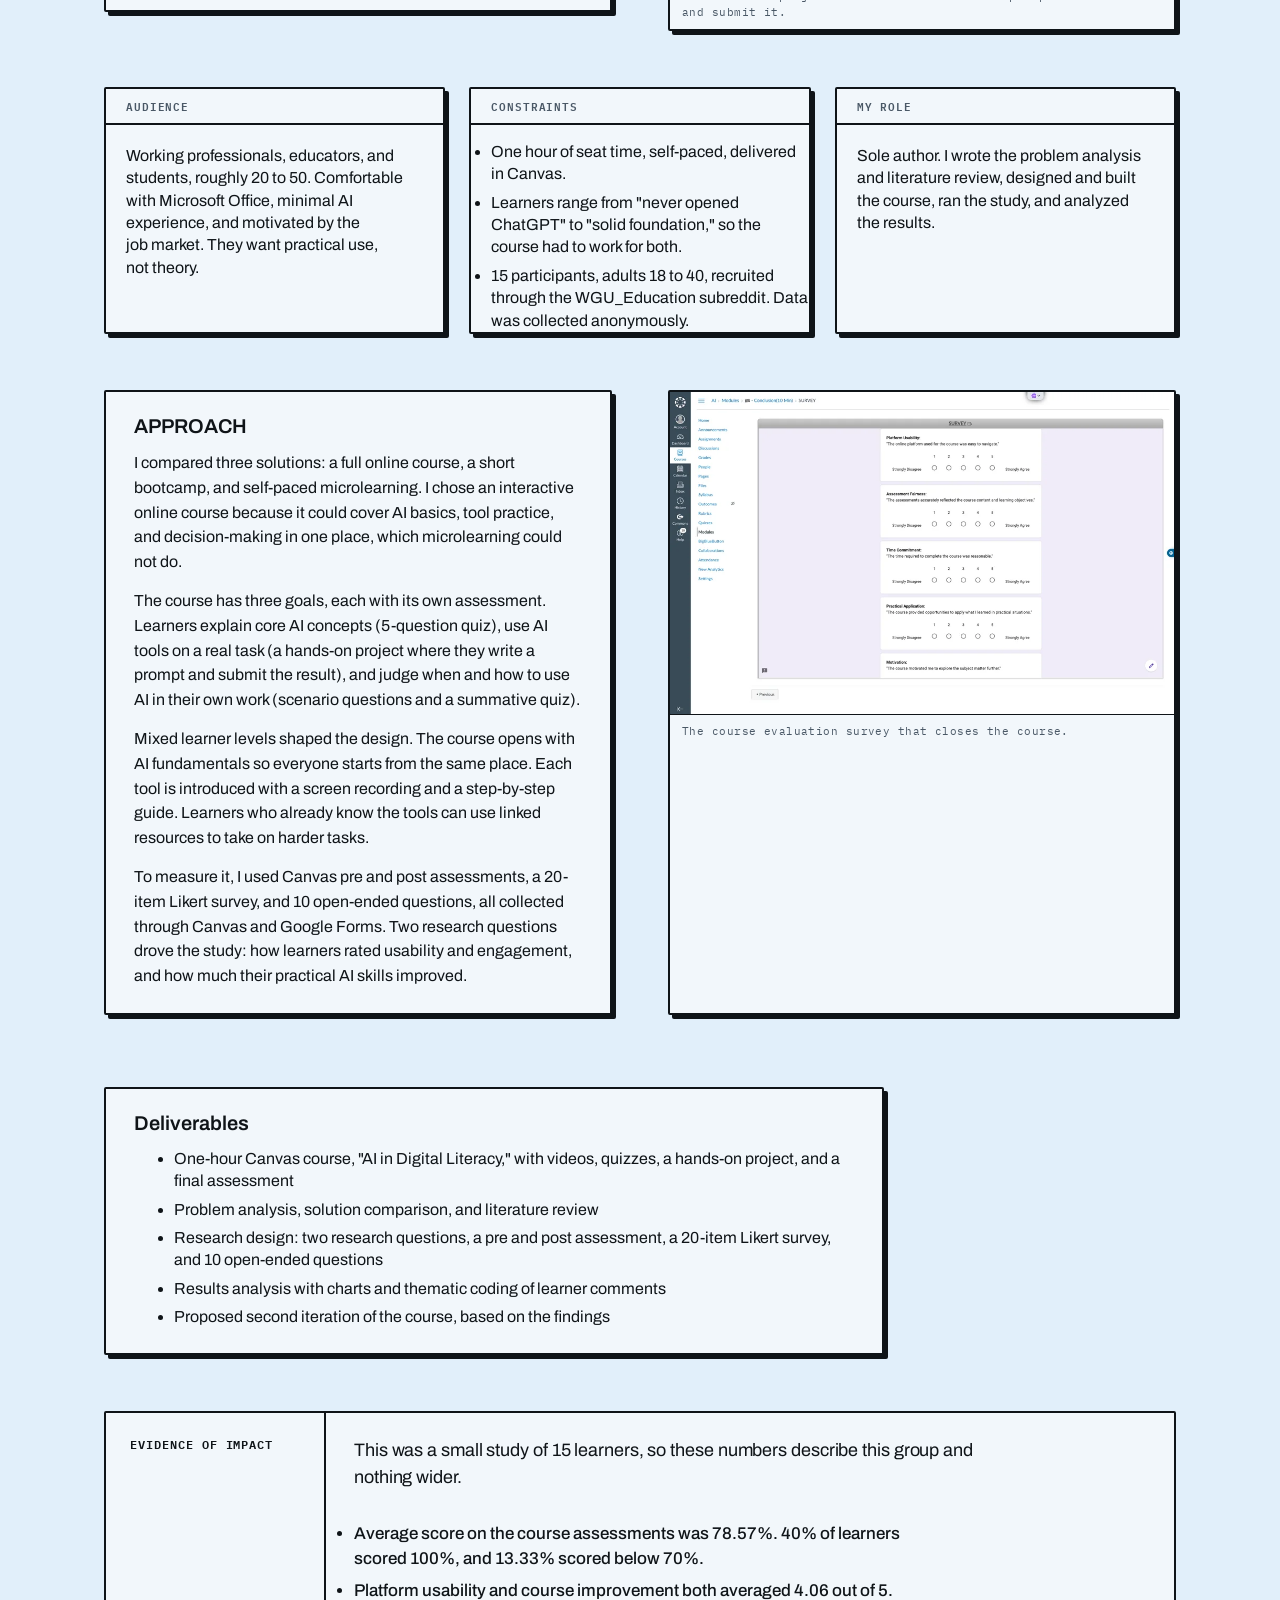
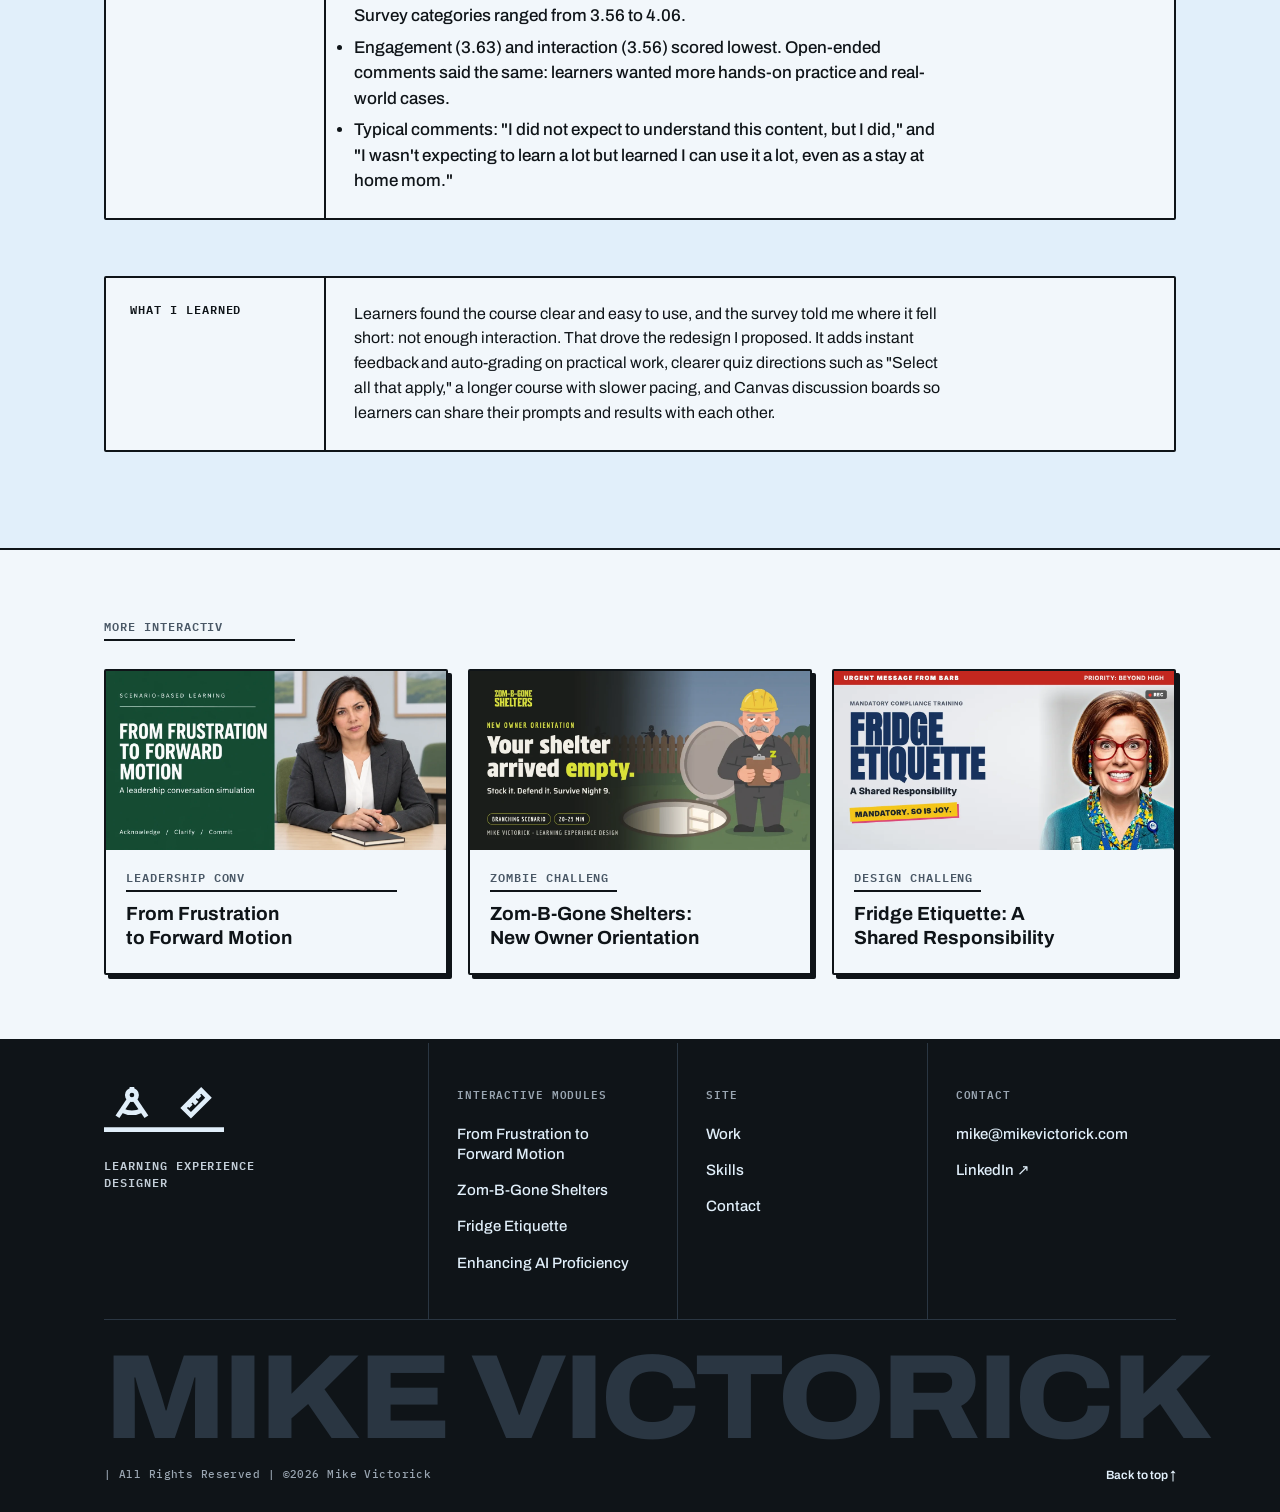
<file: capstone.html>
<!DOCTYPE html>
<html lang="en">
<head>
<meta charset="utf-8">
<meta name="viewport" content="width=device-width, initial-scale=1">
<title>Enhancing AI Proficiency | Mike Victorick</title>
<meta name="description" content="Enhancing AI Proficiency, a WGU graduate capstone: a one-hour Canvas course on AI basics for adults with basic digital literacy, with the study results and a case study by Mike Victorick.">
<meta name="theme-color" content="#E1EFFA">
<link rel="icon" href="favicon.svg?v=4" type="image/svg+xml">
<link rel="icon" href="favicon.ico?v=4" sizes="48x48">
<link rel="apple-touch-icon" href="apple-touch-icon.png?v=4">
<link rel="preconnect" href="https://fonts.googleapis.com">
<link rel="preconnect" href="https://fonts.gstatic.com" crossorigin>
<link href="https://fonts.googleapis.com/css2?family=Archivo:wdth,wght@62..125,100..900&family=Archivo+Narrow:wght@400..700&family=IBM+Plex+Mono:wght@400;500;600;700&display=swap" rel="stylesheet">
<style>
:root {
  /* core inks — AGAIN Vol.01 */
  --again-flare: #E64800;
  --again-flare-hi: #FF6320;
  --again-flare-deep: #B84900;
  --again-spring: #6DD36C;
  --again-spring-hi: #8ADE89;
  --again-spring-deep: #007E11;
  --again-ink: #0E0D0B;
  --again-ink-2: #25211D;
  --again-ink-3: #35302A;
  --again-ink-4: #484139;
  --again-stone: #696055;
  --again-dust: #A2978A;
  --again-bone-dim: #C9C1B2;
  --again-bone: #F2EFE6;
  --again-paper: #DFDDD1;
  --again-paper-2: #D0CBBC;
  --again-cutout: #FCFBF6;
  --again-line-l: #B7B19E;
  --again-line-l-2: #8A856F;
  --again-fg3-l: #585141;

  /* semantic layer — this site runs the light theme as its base */
  --bg: var(--again-bone);
  --bg-raised: var(--again-paper);
  --bg-card: var(--again-paper-2);
  --bg-inset: var(--again-cutout);
  --fg: var(--again-ink);
  --fg-2: #3D362C;
  --fg-3: var(--again-fg3-l);
  --fg-mute: #7C7461;
  --fg-on-accent: var(--again-bone);
  --line: var(--again-line-l);
  --line-strong: var(--again-line-l-2);
  --accent: var(--again-flare-deep);
  --accent-hover: #D25400;
  --focus: var(--again-spring-deep);

  /* geometry — the signature */
  --again-shear: 25.1deg;
  --again-shear-run: 0.469;

  /* type */
  --font-display: "Bricolage Grotesque", ui-sans-serif, system-ui, -apple-system, "Segoe UI", sans-serif;
  --font-mono: "JetBrains Mono", ui-monospace, SFMono-Regular, Menlo, monospace;
  --wdth-normal: 100;
  --wdth-condensed: 86;
  --fs-2xs: 11px;
  --fs-xs: 12px;
  --fs-sm: 14px;
  --fs-base: 16px;
  --fs-md: 18px;
  --fs-lg: clamp(20px, 1.4vw + 16px, 22px);
  --fs-xl: clamp(24px, 2vw + 18px, 28px);
  --fs-2xl: clamp(29px, 3vw + 20px, 36px);
  --fs-3xl: clamp(35px, 4.4vw + 20px, 48px);
  --fs-5xl: clamp(50px, 8vw + 18px, 86px);
  --ls-poster: -0.035em;
  --ls-tight: -0.022em;
  --ls-snug: -0.008em;
  --ls-label: 0.14em;

  /* labels, 2026-10-07: Bricolage 600 sentence case. Back to mono caps: --font-label var(--font-mono), --label-case uppercase, --label-ls var(--ls-label) */
  --font-label: var(--font-display);
  --label-case: none;
  --label-ls: normal;

  --r-sm: 0;
  --r-md: 0;
  --r-lg: 0;
  --r-full: 0;
  --ease: cubic-bezier(.2, .8, .2, 1);
  --dur-fast: 120ms;
  --dur-slow: 400ms;
}

* { box-sizing: border-box; margin: 0; padding: 0; }
html { scroll-behavior: smooth; scroll-padding-top: 72px; }
body { background-color: var(--bg); color: var(--fg); font-family: var(--font-display); font-variation-settings: "opsz" 14, "wdth" var(--wdth-normal); font-size: 17px; line-height: 1.6; text-wrap: pretty; -webkit-font-smoothing: antialiased; }
body.lb-open { overflow: hidden; }
img { display: block; max-width: 100%; height: auto; }
a { color: var(--accent); text-decoration: none; }
a:hover { color: var(--accent-hover); text-decoration: underline; text-underline-offset: 3px; }
:focus-visible { outline: 2px solid var(--focus); outline-offset: 2px; border-radius: var(--r-sm); }
::selection { background: var(--again-flare-deep); color: var(--again-bone); }

.skip { position: absolute; left: -9999px; top: 8px; background: var(--fg); color: var(--bg); padding: 8px 14px; border-radius: var(--r-sm); z-index: 100; font-family: var(--font-label); font-weight: 600; text-transform: var(--label-case); font-size: 12px; letter-spacing: var(--label-ls); }
.skip:focus { left: 8px; }

.wrap { max-width: 1120px; margin: 0 auto; padding: 0 24px; }

.eyebrow { font-family: var(--font-label); font-size: var(--fs-2xs); font-weight: 600; letter-spacing: var(--ls-label); text-transform: var(--label-case); color: var(--fg-3); }

h1, h2, h3, h4 { font-family: var(--font-display); font-weight: 800; letter-spacing: var(--ls-tight); text-transform: uppercase; text-wrap: balance; margin: 0; }
h1 { font-size: var(--fs-5xl); font-variation-settings: "opsz" 96, "wdth" var(--wdth-normal); line-height: 0.92; letter-spacing: var(--ls-poster); }
h2 { font-size: var(--fs-3xl); font-variation-settings: "opsz" 56, "wdth" var(--wdth-normal); line-height: 1.02; }
h3 { font-size: var(--fs-2xl); font-variation-settings: "opsz" 32, "wdth" var(--wdth-normal); line-height: 1.04; letter-spacing: var(--ls-snug); }
h4 { font-size: var(--fs-md); font-weight: 600; font-variation-settings: "opsz" 18, "wdth" var(--wdth-normal); letter-spacing: -0.01em; line-height: 1.15; }

/* nav */
.nav { position: sticky; top: 0; z-index: 50; background: var(--bg); border-bottom: 1px solid var(--line-strong); transform: translateY(0); transition: transform var(--dur-slow) var(--ease); }
.nav--hidden { transform: translateY(-100%); }
.nav .wrap { display: flex; align-items: center; justify-content: space-between; height: 64px; }
.brand { display: flex; align-items: center; gap: 12px; color: var(--fg); font-weight: 700; font-size: 16px; letter-spacing: 0.01em; text-transform: uppercase; font-family: var(--font-display); font-variation-settings: "opsz" 18, "wdth" var(--wdth-condensed); }
.brand:hover { color: var(--fg); text-decoration: none; }
.brand svg { color: var(--accent); }
.nav ul { list-style: none; display: flex; gap: 28px; }
.nav ul a { color: var(--fg); font-weight: 600; font-size: 13px; font-family: var(--font-label); text-transform: var(--label-case); letter-spacing: var(--label-ls); }
.nav ul a:hover { color: var(--accent); text-decoration: none; }

/* buttons */
.btns { display: flex; flex-wrap: wrap; gap: 12px; margin-top: 36px; }
.btn { position: relative; display: inline-flex; align-items: center; gap: 10px; padding: 13px 22px; min-height: 44px; border-radius: var(--r-sm); font-family: var(--font-label); font-weight: 700; font-size: 13px; letter-spacing: var(--label-ls); text-transform: var(--label-case); border: 1px solid var(--line-strong); color: var(--fg); background: transparent; overflow: hidden; transition: background var(--dur-fast) var(--ease), color var(--dur-fast) var(--ease), border-color var(--dur-fast) var(--ease); }
.btn:hover { text-decoration: none; color: var(--fg); border-color: var(--fg); }
.btn.primary { background: var(--accent); border-color: var(--accent); color: var(--fg-on-accent); }
.btn.primary:hover { background: var(--accent-hover); border-color: var(--accent-hover); color: var(--fg-on-accent); }
.btn.primary::after { content: ""; position: absolute; inset: 0 auto 0 -30%; width: 26%; background: rgba(242,239,230,.22); transform: skewX(var(--again-shear)) translateX(-120%); transition: transform var(--dur-slow) var(--ease); pointer-events: none; }
.btn.primary:hover::after { transform: skewX(var(--again-shear)) translateX(560%); }
.btn .arrow { font-family: var(--font-label); font-weight: 600; }

/* hero */
.hero { padding: 80px 0 88px; }
.hero .wrap { display: grid; grid-template-columns: minmax(0, 1.05fr) minmax(0, 0.95fr); gap: 64px; align-items: center; }
.hero .role { margin-top: 20px; font-family: var(--font-label); font-size: 14px; font-weight: 600; letter-spacing: var(--label-ls); text-transform: var(--label-case); color: var(--accent); }
.hero .lede { margin-top: 20px; max-width: 520px; font-size: 18px; line-height: 1.55; color: var(--fg-2); }
.slash { display: block; height: 14px; border: 0; overflow: hidden; background: repeating-linear-gradient(calc(90deg - var(--again-shear)), var(--accent) 0 3px, transparent 3px 22px); }

.collage { display: grid; grid-template-columns: repeat(2, minmax(0, 1fr)); gap: 16px; }
.tile { position: relative; display: block; border-radius: var(--r-md); overflow: hidden; background: var(--bg-card); border: 1px solid var(--line); transition: border-color var(--dur-fast) var(--ease); }
.tile:hover { text-decoration: none; border-color: var(--line-strong); }
.tile.big { grid-column: 1 / -1; }
.tile img { width: 100%; aspect-ratio: 16 / 9; object-fit: cover; object-position: top; }
.tile:not(.big) img { aspect-ratio: 4 / 3; }
.tile .chip { position: absolute; left: 10px; bottom: 10px; background: var(--again-ink); color: var(--again-bone); font-family: var(--font-label); font-size: 12px; font-weight: 600; letter-spacing: var(--label-ls); text-transform: var(--label-case); padding: 6px 12px 6px 22px; clip-path: polygon(12px 0, 100% 0, 100% 100%, 0 100%); }

section { padding: 96px 0; }
section + section { border-top: 1px solid var(--line); }
#work { padding: 96px 0 0; }
#work + #skills { border-top: none; padding-top: 48px; }
.sec-head { max-width: 760px; margin-bottom: 56px; }
.cs-nav { position: sticky; top: 72px; z-index: 40; display: flex; flex-wrap: wrap; gap: 2px; margin: 0 0 56px; padding: 0; background: var(--again-ink); border: 1px solid var(--again-ink); border-radius: var(--r-md); overflow: hidden; transition: top var(--dur-slow) var(--ease), margin var(--dur-slow) var(--ease), padding var(--dur-slow) var(--ease), background var(--dur-fast) var(--ease), border-color var(--dur-fast) var(--ease); }
html.nav-away .cs-nav { top: 8px; }
.cs-nav.is-stuck { margin-left: -16px; margin-right: -16px; padding: 0 16px; }
.cs-nav.on-dark { background: var(--again-bone); border-color: var(--again-bone); }
.cs-nav a { font-family: var(--font-label); font-size: 11px; font-weight: 600; letter-spacing: var(--label-ls); text-transform: var(--label-case); color: var(--again-dust); padding: 12px 18px; border-bottom: 2px solid transparent; }
.cs-nav a:hover { color: var(--again-bone); text-decoration: none; }
.cs-nav a.active { color: var(--again-flare); border-color: var(--again-flare); }
.cs-nav.on-dark a { color: var(--again-stone); }
.cs-nav.on-dark a:hover { color: var(--again-ink); }
.cs-nav.on-dark a.active { color: var(--again-flare-deep); border-color: var(--again-flare-deep); }
.sec-head h2 { margin-top: 14px; }
.sec-head p { margin-top: 20px; color: var(--fg-2); font-size: 17px; line-height: 1.55; }

/* summary */
.summary .wrap { display: grid; grid-template-columns: minmax(0, 0.9fr) minmax(0, 1.1fr); gap: 64px; align-items: start; }
.summary h2 { margin-top: 14px; }
.summary p.body { font-size: 18px; line-height: 1.6; color: var(--fg-2); }
.summary p.body + p.body { margin-top: 20px; }
.tex { position: relative; isolation: isolate; }
.tex::before { content: ""; position: absolute; inset: 0; z-index: -1; pointer-events: none; background-repeat: repeat; }
.tex--grain::before { opacity: .05; background-image: url("data:image/svg+xml,%3Csvg xmlns='http://www.w3.org/2000/svg' width='180' height='180'%3E%3Cfilter id='n'%3E%3CfeTurbulence type='fractalNoise' baseFrequency='.82' numOctaves='3' stitchTiles='stitch'/%3E%3CfeColorMatrix type='saturate' values='0'/%3E%3C/filter%3E%3Crect width='180' height='180' filter='url(%23n)'/%3E%3C/svg%3E"); background-size: 180px 180px; }

/* case studies */
.cs { position: relative; padding: 88px 0; --cs-bg: var(--bg-raised); }
.cs::before { content: ""; position: absolute; top: 0; bottom: 0; left: 50%; width: 100vw; transform: translateX(-50%); background-color: var(--cs-bg); z-index: -1; }
.cs:nth-of-type(even) {
  --cs-bg: var(--again-ink);
  --bg-card: var(--again-ink-3);
  --fg: var(--again-bone);
  --fg-2: var(--again-bone-dim);
  --fg-3: var(--again-dust);
  --line: var(--again-ink-4);
  --line-strong: var(--again-stone);
  --accent: var(--again-flare);
  --accent-hover: var(--again-flare-hi);
  --fg-on-accent: var(--again-ink);
  --again-spring-deep: var(--again-spring);
  color: var(--fg);
}

.cs-head { display: grid; grid-template-columns: minmax(0, 1fr) minmax(0, 1fr); gap: 56px; align-items: center; }
.cs-head h3 { margin: 14px 0 28px; }
.label { font-family: var(--font-label); font-size: var(--fs-2xs); font-weight: 600; letter-spacing: var(--ls-label); text-transform: var(--label-case); color: var(--accent); }
.lead { margin-top: 8px; font-size: 17px; line-height: 1.6; color: var(--fg-2); }

.facts { display: grid; grid-template-columns: repeat(3, minmax(0, 1fr)); gap: 16px; margin-top: 56px; }
.fact { position: relative; isolation: isolate; background: var(--bg-card); border: 1px solid var(--line); border-radius: var(--r-md); padding: 24px; background-image: repeating-linear-gradient(90deg, rgba(162,151,138,.14) 0 1px, transparent 1px 32px), repeating-linear-gradient(0deg, rgba(162,151,138,.14) 0 1px, transparent 1px 32px); }
.fact .label { color: var(--fg-3); }
.fact p { margin-top: 10px; font-size: 16px; line-height: 1.4; color: var(--fg-2); }

.story { display: grid; grid-template-columns: minmax(0, 1fr) minmax(0, 1fr); gap: 56px; align-items: center; margin-top: 72px; }
.story.solo-col { grid-template-columns: minmax(0, 760px); }
.story h4 { margin-bottom: 14px; text-transform: uppercase; }
.story p { font-size: 16px; line-height: 1.55; color: var(--fg-2); }

.callout { margin-top: 72px; background: var(--bg-card); border: 1px solid var(--line); border-left: 3px solid var(--again-spring-deep); border-radius: 0 var(--r-md) var(--r-md) 0; padding: 32px 36px; }
.callout .label { color: var(--again-spring-deep); }
.callout p { margin-top: 12px; max-width: 820px; font-size: 19px; line-height: 1.5; font-weight: 500; letter-spacing: -0.005em; color: var(--fg-2); }

.learned { margin-top: 72px; max-width: 760px; }
.learned p { font-size: 16px; line-height: 1.55; color: var(--fg-2); }

.gallery-wrap { margin-top: 72px; }
.gallery-wrap > p { max-width: 760px; font-size: 16px; margin-bottom: 28px; line-height: 1.55; color: var(--fg-2); }
.gallery { display: grid; grid-template-columns: repeat(auto-fit, minmax(260px, 1fr)); gap: 20px; }

/* framed visuals and popup triggers */
figure { margin: 0; }
.frame { background: var(--bg-card); border: 1px solid var(--line); border-radius: var(--r-md); overflow: hidden; }
.frame .bar { display: flex; align-items: center; gap: 6px; padding: 10px 14px; border-bottom: 1px solid var(--line); background: var(--bg-raised); font-family: var(--font-label); font-size: 12px; font-weight: 600; letter-spacing: var(--label-ls); text-transform: var(--label-case); color: var(--fg-3); }
.frame .bar i { width: 7px; height: 7px; border-radius: var(--r-full); border: 1px solid var(--line-strong); display: block; }
.frame .bar span { margin-left: 8px; }
.frame figcaption { padding: 12px 16px 14px; border-top: 1px solid var(--line); }
figcaption { font-family: var(--font-label); font-size: 11px; letter-spacing: var(--label-ls); color: var(--fg-3); line-height: 1.5; }
.zoom { position: relative; display: block; cursor: zoom-in; background: var(--bg-raised); }
.zoom img { width: 100%; }
.crop img { aspect-ratio: 4 / 3; object-fit: cover; object-position: top; }
.zoom .hint { position: absolute; right: 12px; bottom: 12px; background: var(--again-ink); color: var(--again-bone); font-family: var(--font-label); font-size: 12px; font-weight: 600; letter-spacing: var(--label-ls); text-transform: var(--label-case); padding: 6px 12px 6px 22px; clip-path: polygon(12px 0, 100% 0, 100% 100%, 0 100%); opacity: 0; transition: opacity var(--dur-fast) linear; }
.zoom:hover .hint, .zoom:focus-visible .hint { opacity: 1; }
.zoom:hover { text-decoration: none; }
@media (hover: none) { .zoom .hint { opacity: 1; } }
.portrait { max-width: 460px; justify-self: center; width: 100%; }

/* interactive modules */
#work + #modules { border-top: none; padding-top: 48px; }
.mods { display: grid; grid-template-columns: repeat(2, minmax(0, 1fr)); gap: 20px; }
.tile.mod { display: flex; flex-direction: column; }
.tile.mod .mod-thumb { position: relative; display: block; }
.tile.mod .mod-thumb img { aspect-ratio: 1200 / 630; }
.mod-body { padding: 24px 24px 28px; display: flex; flex-direction: column; align-items: flex-start; flex: 1; }
.mod-body h3 { font-size: 22px; margin: 10px 0 12px; }
.mod-body h3 a { color: var(--fg); }
.mod-body h3 a:hover { color: var(--accent); text-decoration: none; }
.mod-body p.desc { font-size: 16px; line-height: 1.5; color: var(--fg-2); }
.mod-body .btn { margin-top: auto; }
.mod-body p.desc + .btn { margin-top: 20px; }

/* skills */
.cols { display: grid; grid-template-columns: repeat(3, minmax(0, 1fr)); gap: 20px; }
.cols > div { background: var(--bg-card); border: 1px solid var(--line); border-radius: var(--r-md); padding: 28px; }
.cols h3 { font-size: 20px; margin: 12px 0 18px; }
.list { list-style: none; display: flex; flex-wrap: wrap; gap: 8px; }
.list li { background: var(--again-ink); color: var(--again-bone); padding: 9px 14px 9px 20px; clip-path: polygon(10px 0, 100% 0, 100% 100%, 0 100%); font-size: 13px; line-height: 1.4; }
.list small { display: block; font-family: var(--font-label); font-size: 12px; letter-spacing: var(--label-ls); text-transform: var(--label-case); color: var(--again-dust); margin-top: 3px; }

/* contact band */
.contact { background-color: var(--again-ink); color: var(--again-bone); border-top: 0; }
.contact.tex--grain::before { opacity: .08; }
.contact .eyebrow, .contact .lb-cap { color: var(--again-dust); }
.contact h2 { margin-top: 14px; max-width: 760px; }
.contact .btn { color: var(--again-bone); background: transparent; border-color: var(--again-stone); }
.contact .btn:hover { border-color: var(--again-bone); }
.contact .btn.primary { color: var(--again-ink); background: var(--again-flare); border-color: var(--again-flare); }
.contact .btn.primary:hover { background: var(--again-flare-hi); border-color: var(--again-flare-hi); }
.contact .addr { margin-top: 28px; font-family: var(--font-label); font-size: 14px; letter-spacing: var(--label-ls); color: var(--again-dust); }

footer { position: relative; isolation: isolate; border-top: 1px solid var(--line); padding: 32px 0 48px; }
footer::before { content: ""; position: absolute; inset: 0; z-index: -1; pointer-events: none; opacity: .07; background-image:
    repeating-linear-gradient(calc(90deg - var(--again-shear)), var(--fg) 0 1px, transparent 1px 28px),
    repeating-linear-gradient(0deg, var(--fg) 0 1px, transparent 1px 28px); }
footer .wrap { display: flex; justify-content: space-between; align-items: center; gap: 24px; flex-wrap: wrap; }
footer p { font-family: var(--font-label); font-size: 12px; letter-spacing: var(--label-ls); color: var(--fg-3); max-width: 720px; line-height: 1.6; }
.footer-brand { display: flex; align-items: center; gap: 12px; }

/* popup viewer */
dialog#lb { border: 0; padding: 0; background: transparent; max-width: 100vw; max-height: 100vh; width: 100vw; height: 100vh; margin: 0; color: var(--again-bone); }
dialog#lb::backdrop { background-color: rgba(14, 13, 11, 0.92); }
.lb-shell { position: relative; width: 100%; height: 100%; display: flex; flex-direction: column; align-items: center; justify-content: center; padding: 56px 72px 24px; gap: 14px; }
.lb-body { width: min(1100px, 100%); max-height: calc(100vh - 150px); overflow: auto; border-radius: var(--r-md); background: var(--again-ink-2); border: 1px solid var(--again-stone); }
.lb-body img { width: 100%; height: auto; max-width: none; }
.lb-cap { font-family: var(--font-label); font-size: 12px; letter-spacing: var(--label-ls); color: var(--again-bone-dim); text-align: center; max-width: 760px; min-height: 1.5em; }
.lb-btn { position: absolute; width: 40px; height: 40px; border-radius: var(--r-sm); border: 1px solid var(--again-stone); background: var(--again-ink-2); color: var(--again-bone); font-family: var(--font-label); font-weight: 600; font-size: 16px; cursor: pointer; display: grid; place-items: center; transition: border-color var(--dur-fast) var(--ease); }
.lb-btn:hover { border-color: var(--again-bone); }
.lb-close { top: 16px; right: 16px; }
.lb-prev { left: 16px; top: 50%; transform: translateY(-50%); }
.lb-next { right: 16px; top: 50%; transform: translateY(-50%); }
.lb-btn[hidden] { display: none; }

/* brand 2026-10-07: paper ground, cut-paper strips, no hairline structure */
body { background-image: url(textures/scans/grain-57.webp); background-size: 700px; background-blend-mode: multiply; }
.cs::before { background-image: url(textures/scans/grain-57.webp); background-size: 700px; background-blend-mode: multiply; }
.cs:nth-of-type(even)::before { background-image: none; }
section + section, #work section { border-top: 0; }
h1 { font-variation-settings: "opsz" 96, "wdth" 75; }
.hero h1 { font-size: clamp(56px, 7.6vw, 104px); }

.eyebrow, .label { display: inline-block; padding: 4px 10px 5px; font-size: 12px; line-height: 1.3; transform: rotate(-1.4deg); transform-origin: left center; }
.eyebrow, .sec-head p.eyebrow { background: var(--fg); color: var(--cs-bg, var(--bg)); }
.contact .eyebrow, .contact .sec-head p.eyebrow { background: var(--again-bone); color: var(--again-ink); }
.label, .fact .label { background: var(--accent); color: var(--fg-on-accent); }
.callout .label { background: var(--again-spring-deep); color: var(--again-bone); transform: rotate(.8deg); }
.cs:nth-of-type(even) .callout .label { color: var(--again-ink); }
.fact:nth-child(2) .label { transform: rotate(.9deg); }
.fact:nth-child(3) .label { transform: rotate(-.6deg); }

.fact { background: none; border: 0; border-radius: 0; padding: 0; }
.fact p { margin-top: 14px; }
.callout { background: none; border: 0; border-radius: 0; padding: 0; }

.tile { border: 0; background: var(--again-cutout); box-shadow: 0 12px 26px rgba(37, 33, 29, .2); transition: transform var(--dur-slow) var(--ease); }
.tile:hover { border: 0; transform: translateY(-3px) rotate(-.5deg); }
.cols > div { background: none; border: 0; border-radius: 0; padding: 0; }

.frame { border: 0; border-radius: 0; background: var(--again-cutout); padding: 8px; box-shadow: 0 12px 26px rgba(37, 33, 29, .22); }
.frame .bar { border-bottom: 0; background: none; padding: 0 0 8px; }
.frame .bar i { display: none; }
.frame .bar span { margin-left: 0; }
.frame figcaption { border-top: 0; padding: 10px 6px 4px; }
.crop img { aspect-ratio: auto; }
.gallery { align-items: start; gap: 28px; }
.gallery > :nth-child(odd) { transform: rotate(-.8deg); }
.gallery > :nth-child(even) { transform: rotate(.9deg) translateY(12px); }

.cs-nav, .cs-nav.on-dark { background: none; border: 0; border-radius: 0; overflow: visible; gap: 10px; }
.cs-nav.is-stuck { margin-left: 0; margin-right: 0; padding: 0; }
.cs-nav a { background: var(--again-ink); color: var(--again-bone); padding: 8px 14px; font-size: 13px; border: 0; box-shadow: 0 4px 10px rgba(14, 13, 11, .25); transition: background var(--dur-fast) var(--ease), color var(--dur-fast) var(--ease); }
.cs-nav a:nth-child(odd) { transform: rotate(-1deg); }
.cs-nav a:nth-child(even) { transform: rotate(.8deg); }
.cs-nav a:hover { background: var(--again-ink-3); color: var(--again-bone); }
.cs-nav a.active { background: var(--again-flare-deep); color: var(--again-bone); border: 0; }
.cs-nav.on-dark a { background: var(--again-bone); color: var(--again-ink); }
.cs-nav.on-dark a:hover { background: var(--again-paper); color: var(--again-ink); }
.cs-nav.on-dark a.active { background: var(--again-flare); color: var(--again-ink); border: 0; }

footer { border-top: 0; }
footer::before { display: none; }

@media (min-width: 901px) {
  .fact:nth-child(2), .cols > div:nth-child(2), .mods:not(.single) > :nth-child(2) { margin-top: 36px; }
}
/* brand 2026-10-07b: alternating grounds, textured ink, solid buttons */
:root { --bg-band: #D0C9B4; --grain-paper: url(textures/scans/grain-57.webp); --grain-ink: url(textures/scans/grain-72.webp); }
.slash { display: none; }
.band { background-color: var(--bg-band); background-image: var(--grain-paper); background-size: 700px; background-blend-mode: multiply; }
.cs { --cs-bg: var(--bg-band); }
.cs:nth-of-type(even)::before { background-image: var(--grain-ink); background-size: 600px; background-blend-mode: normal; }
#cs-capstone { --cs-bg: var(--bg); }
.contact { background-image: var(--grain-ink); background-size: 600px; }
.contact.tex--grain::before { display: none; }
.nav { background-color: var(--bg); background-image: var(--grain-paper); background-size: 700px; background-blend-mode: multiply; border-bottom: 0; box-shadow: 0 6px 14px -8px rgba(37, 33, 29, .4); }
.btn { background: var(--again-cutout); border-color: var(--fg); }
.btn:hover { background: var(--again-cutout); }
.contact .btn { background: var(--again-ink-3); border-color: var(--again-stone); }
.contact .btn:hover { background: var(--again-ink-3); }
/* brand 2026-10-07c: ink nav and footer, dark grain at 10% */
.nav, footer { position: relative; isolation: isolate; background: var(--again-ink); background-image: none; border: 0; color: var(--again-bone); }
.nav { position: sticky; box-shadow: 0 8px 18px -10px rgba(14, 13, 11, .55); }
.nav::before, footer::before { content: ""; display: block; position: absolute; inset: 0; z-index: -1; pointer-events: none; background-image: url(textures/scans/grain-72-lift.webp); background-size: 600px; opacity: .1; }
.brand, .brand:hover { color: var(--again-bone); }
.brand svg, footer .footer-brand svg { color: var(--again-flare); }
.nav ul a { color: var(--again-bone); }
.nav ul a:hover { color: var(--again-flare); }
footer p { color: rgba(242, 239, 230, .72); }
footer a { color: var(--again-bone); }
.sec-head p.eyebrow, .contact .sec-head p.eyebrow { margin-top: 0; font-size: 12px; line-height: 1.3; }
h1 { letter-spacing: -0.01em; line-height: 1; }
/* brand 2026-10-07d: cut-paper slabs behind prose */
body { overflow-x: clip; }
.fact, .story > div:not(.frame), .callout, .learned, .slab, .summary .wrap > div:last-child {
  --fg: var(--again-ink); --fg-2: #2E2A24; --fg-3: var(--again-stone);
  --accent: var(--again-flare-deep); --again-spring-deep: #007E11;
  position: relative; background: var(--again-cutout); background-image: none; color: var(--again-ink);
  border: 0; border-radius: 0; padding: 28px 32px; box-shadow: 0 12px 26px rgba(14, 13, 11, .28);
}
.story h4, .learned h4 { color: var(--again-ink); }
.fact .label, .slab .label { background: var(--again-flare-deep); color: var(--again-bone); }
.fact:nth-child(odd) { transform: rotate(-.4deg); }
.fact:nth-child(even) { transform: rotate(.35deg); }
.story > div:not(.frame) { transform: rotate(-.3deg); }
.callout { transform: rotate(.25deg); max-width: 880px; }
.callout .label, .cs:nth-of-type(even) .callout .label { background: var(--again-spring-deep); color: var(--again-bone); }
.learned { max-width: 780px; transform: rotate(-.25deg); }
.slab { margin-top: 24px; transform: rotate(.3deg); }
.slab .lead { margin-top: 10px; }
.summary .wrap > div:last-child { transform: rotate(.3deg); }
.slab h4 { color: var(--again-ink); }
.gallery-wrap.slab { margin-top: 72px; max-width: 780px; }
.slab ul { margin: 10px 0 0 20px; }
.sec-head p:not(.eyebrow) { display: inline-block; background: var(--again-cutout); color: var(--again-ink); padding: 18px 24px; box-shadow: 0 12px 26px rgba(14, 13, 11, .28); transform: rotate(-.3deg); }
@media (max-width: 900px) {
  .fact, .story > div:not(.frame), .callout, .learned, .slab, .summary .wrap > div:last-child { padding: 22px 20px; }
  .gallery-wrap.slab { margin-top: 48px; }
}

@media (max-width: 900px) {
  section { padding: 64px 0; }
  .hero { padding: 56px 0 56px; }
  .hero .wrap, .summary .wrap, .cs-head, .story { grid-template-columns: 1fr; gap: 36px; }
  .story.solo-col { grid-template-columns: 1fr; }
  .cs { padding: 64px 0; }
  #work { padding: 64px 0 0; }
  #work + #skills { padding-top: 32px; }
  #work + #modules { padding-top: 32px; }
  .mods { grid-template-columns: 1fr; }
  .facts { grid-template-columns: 1fr; margin-top: 40px; }
  .story, .callout, .learned, .gallery-wrap { margin-top: 48px; }
  .callout { padding: 24px; }
  .callout p { font-size: 18px; }
  .cols { grid-template-columns: 1fr; }
  .nav ul { gap: 18px; }
  .summary p.body { font-size: 17px; }
  .lb-shell { padding: 64px 12px 16px; }
  .lb-prev { left: 8px; top: auto; bottom: 8px; transform: none; }
  .lb-next { right: 8px; top: auto; bottom: 8px; transform: none; }
  .lb-body { max-height: calc(100vh - 170px); }
}
@media (prefers-reduced-motion: reduce) { html { scroll-behavior: auto; } .zoom .hint, .btn, .tile, .lb-btn, .btn.primary::after { transition: none; } }

/* module pages */
main { overflow-x: clip; }
.page-head { padding: 48px 0 64px; }
.back { display: inline-block; font-family: var(--font-label); font-size: 12px; font-weight: 600; letter-spacing: var(--label-ls); text-transform: var(--label-case); color: var(--fg); margin-bottom: 40px; }
.back:hover { color: var(--accent); text-decoration: none; }
.page-head h1 { margin-top: 18px; }
.page-head .lede { margin-top: 20px; max-width: 560px; font-size: 18px; line-height: 1.55; color: var(--fg-2); }
section.pg { padding: 64px 0; }
section.pg-end { padding: 64px 0 0; }
.embed { position: relative; aspect-ratio: 16 / 10; background: var(--bg-inset); }
.embed iframe { position: absolute; inset: 0; width: 100%; height: 100%; border: 0; display: block; }
.module-note { margin-top: 20px; font-family: var(--font-label); font-size: 12px; letter-spacing: var(--label-ls); color: var(--fg-3); }
.btns.tight { margin-top: 20px; }
.gallery.two { grid-template-columns: repeat(2, minmax(0, 1fr)); }
.story p + p { margin-top: 14px; }
.fact ul, .callout ul, .gallery-wrap ul { padding-left: 20px; margin-top: 10px; }
.fact li, .gallery-wrap li { font-size: 16px; line-height: 1.4; color: var(--fg-2); margin-top: 6px; }
.callout li { font-size: 17px; line-height: 1.5; font-weight: 500; color: var(--fg-2); margin-top: 6px; max-width: 820px; }
.callout p + ul, .callout ul + p { margin-top: 12px; }
.learned p + p { margin-top: 14px; }
@media (max-width: 900px) {
  .page-head { padding: 32px 0 40px; }
  section.pg { padding: 48px 0; }
  section.pg-end { padding: 48px 0 0; }
  .embed { aspect-ratio: 3 / 4; }
  .gallery.two { grid-template-columns: 1fr; }
}




/* footer 2026-10-09: shared on every page. Cells + hairlines from basement.studio, 2px rule from henry.codes, oversized name from egstad.com. Flare only on hover. */
footer.foot { position: relative; isolation: isolate; padding: 0; background: #0E0D0B; color: #F2EFE6; border: 0; border-top: 2px solid #484139; font-family: "Bricolage Grotesque", Arial, sans-serif; overflow: hidden; }
footer.foot .foot-in { max-width: 1120px; margin: 0 auto; padding: 0 24px; display: block; }
footer.foot .foot-top { display: grid; grid-template-columns: 1.3fr repeat(3, 1fr); }
footer.foot .foot-top > * { padding: 44px 28px 40px; border-left: 1px solid #35302A; }
footer.foot .foot-top > :first-child { border-left: 0; padding-left: 0; }
footer.foot .foot-home { display: inline-block; line-height: 0; }
footer.foot .foot-mark { display: block; color: #E64800; flex: none; }
footer.foot .foot-role { margin: 18px 0 0; max-width: 24ch; font-size: 15px; font-weight: 600; line-height: 1.4; letter-spacing: 0; color: #C9C1B2; }
footer.foot .foot-h { margin: 0 0 16px; font-size: 12px; font-weight: 600; line-height: 1.3; letter-spacing: .02em; color: #A2978A; }
footer.foot .foot-links { list-style: none; margin: 0; padding: 0; display: grid; gap: 4px; }
footer.foot .foot-links a { display: inline-block; padding: 6px 0; font-size: 15px; font-weight: 500; line-height: 1.35; color: #F2EFE6; text-decoration: none; }
footer.foot .foot-links a:hover, footer.foot .foot-base a:hover { color: #E64800; }
footer.foot a:focus-visible { outline: 3px solid #E64800; outline-offset: 4px; }
footer.foot .foot-name { margin: 0; padding: 30px 0 0; border-top: 1px solid #35302A; font-weight: 800; text-transform: uppercase; font-size: min(229px, calc((100vw - 48px) / 4.67)); max-width: none; line-height: .8; letter-spacing: -.03em; font-variation-settings: "opsz" 96, "wdth" 75; color: #35302A; white-space: nowrap; user-select: none; }
footer.foot .foot-base { display: flex; justify-content: space-between; align-items: center; gap: 16px; flex-wrap: wrap; padding: 20px 0 28px; }
footer.foot .foot-base p { margin: 0; max-width: none; font-size: 12px; font-weight: 500; line-height: 1.6; letter-spacing: 0; color: rgba(242, 239, 230, .72); }
footer.foot .foot-base a { font-size: 12px; font-weight: 600; color: #F2EFE6; text-decoration: none; }
@media (max-width: 900px) {
  footer.foot .foot-top { grid-template-columns: repeat(3, 1fr); }
  footer.foot .foot-top > :first-child { grid-column: 1 / -1; padding: 36px 0 28px; }
  footer.foot .foot-top > :nth-child(2) { border-left: 0; padding-left: 0; }
}
@media (max-width: 640px) {
  footer.foot .foot-top { grid-template-columns: 1fr; }
  footer.foot .foot-top > * { padding: 28px 0; border-left: 0; border-top: 1px solid #35302A; }
  footer.foot .foot-top > :first-child { border-top: 0; padding: 32px 0 28px; }
}
@media (max-width: 900px) {
  footer.foot .foot-base a { display: inline-block; padding: 12px 0; margin-block: -12px; }
}

/* more modules 2026-10-09: bottom-of-page portfolio nav on the course pages */
.more-mods { display: grid; grid-template-columns: repeat(3, minmax(0, 1fr)); gap: 20px; margin-top: 28px; }
.more-mods .mod-body { padding: 20px 20px 24px; }
.more-mods .mod-body h3 { font-size: 19px; line-height: 1.25; margin: 10px 0 0; }
@media (max-width: 700px) { .more-mods { grid-template-columns: 1fr; } }

/* floating nav 2026-10-09: the ink bar is inset from the edges and sits over the page */
html { scroll-padding-top: 96px; }
header.nav { position: sticky; top: 12px; margin: 12px 0 0; background: transparent; background-image: none; border: 0; box-shadow: none; pointer-events: none; isolation: auto; }
header.nav::before { display: none; }
header.nav .wrap { position: relative; isolation: isolate; pointer-events: auto; width: calc(100% - 24px); background: #0E0D0B; border: 1px solid #35302A; box-shadow: 0 16px 32px -14px rgba(14, 13, 11, .65); }
header.nav .wrap::before { content: ""; position: absolute; inset: 0; z-index: -1; pointer-events: none; background: url(textures/scans/grain-72-lift.webp) 0 0 / 600px; opacity: .1; }
header.nav.nav--hidden { transform: translateY(calc(-100% - 24px)); }
.cs-nav { top: 92px; }
html.nav-away .cs-nav { top: 8px; }
@media (max-width: 900px) {
  header.nav .brand, .page-head .back { display: inline-flex; align-items: center; padding-block: 12px; margin-block: -12px; }
}
</style>
<link rel="stylesheet" href="assets/lxd-theme.css">
<script>try{if(/[?&]theme=invert/.test(location.search)||localStorage.getItem('lxd-theme')==='invert')document.documentElement.setAttribute('data-theme','invert')}catch(e){}</script>
<script src="assets/lxd-theme.js" defer></script>
<script src="assets/lxd-motion.js" defer></script>
</head>
<body>
<a class="skip" href="#screens">Skip to the screens</a>

<header class="nav">
  <div class="wrap">
    <a class="brand" href="index.html#top" aria-label="Mike Victorick, top of page">
      <svg role="img" aria-label="Mike Victorick, learning experience design" width="104" height="39" viewBox="10 12.75 116 43.5" fill="none" stroke="currentColor" stroke-width="4.5"><g transform="translate(5,0)"><line x1="32" y1="12.75" x2="32" y2="16"/><circle cx="32" cy="20.5" r="4.5"/><line x1="29.6" y1="24.5" x2="18" y2="41.5"/><line x1="34.4" y1="24.5" x2="46" y2="41.5"/><path d="M22.3 35.3 Q32 40 41.7 35.3"/></g><g transform="translate(67,0)"><g transform="rotate(-45 32 28)"><rect x="20" y="23" width="24" height="10"/><line x1="26" y1="23" x2="26" y2="27"/><line x1="32" y1="23" x2="32" y2="29"/><line x1="38" y1="23" x2="38" y2="27"/></g></g><line x1="10" y1="54" x2="126" y2="54"/></svg>
    </a>
    <nav aria-label="Primary">
      <ul>
        <li><a href="index.html#work">Work</a></li>
        <li><a href="index.html#skills">Skills</a></li>
        <li><a href="index.html#contact">Contact</a></li>
      <li><button type="button" class="theme-toggle" aria-pressed="false" aria-label="Invert colors"><svg viewBox="0 0 16 16" aria-hidden="true"><rect x="1.5" y="1.5" width="13" height="13" fill="none" stroke="currentColor" stroke-width="2"/><path d="M8 1.5h6.5v13H8z" fill="currentColor"/></svg>Invert</button></li></ul>
    </nav>
  </div>
</header>

<main id="top">

  <div class="page-head">
    <div class="wrap">
      <a class="back" href="index.html#capstone"><span aria-hidden="true">←</span> Back to portfolio</a>
      <p class="eyebrow">Graduate capstone</p>
      <h1>Enhancing AI Proficiency</h1>
      <p class="lede">My WGU capstone: a one-hour Canvas course that teaches AI basics to adults with basic digital literacy, plus the mixed-methods study I ran on it.</p>
    </div>
  </div>

  <section id="screens" class="pg band" aria-labelledby="screens-h">
    <div class="wrap">
      <div class="sec-head">
        <p class="eyebrow">Screens</p>
        <h2 id="screens-h">Three screens from the course</h2>
      </div>
      <div class="gallery">
        <figure class="frame">
          <a class="zoom" href="images/cap-assignment.webp" target="_blank" rel="noopener"><img src="images/cap-assignment.webp" width="959" height="613" loading="lazy" decoding="async" alt="Canvas assignment page titled Hands on project, with instructions to write a first ChatGPT prompt and a linked ChatGPT workflow."><span class="hint">Enlarge</span></a>
          <figcaption>The hands-on project. Learners write a real prompt in ChatGPT and submit it.</figcaption>
        </figure>
        <figure class="frame">
          <a class="zoom" href="images/cap-final.webp" target="_blank" rel="noopener"><img src="images/cap-final.webp" width="964" height="616" loading="lazy" decoding="async" alt="Canvas quiz page for the Final Assessment, showing a closing message about using AI tools as helpers and the quiz settings."><span class="hint">Enlarge</span></a>
          <figcaption>The final assessment, with unlimited attempts and immediate answers.</figcaption>
        </figure>
        <figure class="frame">
          <a class="zoom" href="images/cap-survey.webp" target="_blank" rel="noopener"><img src="images/cap-survey.webp" width="962" height="614" loading="lazy" decoding="async" alt="Course evaluation survey embedded in the conclusion module, with 1 to 5 rating questions on platform usability, assessment fairness, and time commitment."><span class="hint">Enlarge</span></a>
          <figcaption>The course evaluation survey that closes the course.</figcaption>
        </figure>
      </div>
    </div>
  </section>

  <section id="case-study" class="pg-end">
    <div class="wrap">
      <article class="cs" id="cs-capstone" aria-labelledby="cs-capstone-h">
        <div class="cs-head">
          <div>
            <p class="eyebrow">Case study</p>
            <h3 id="cs-capstone-h">Enhancing AI Proficiency: An Interactive Course for Learners with Basic Digital Literacy</h3>
            <div class="slab"><p class="label">Business problem</p>
            <p class="lead">Many working adults can use a laptop and a phone but have never used AI at work. They know it matters. They don't know how to prompt it, when to trust it, or where it fits in their job. I built a one-hour course to close that gap and studied whether it worked.</p></div>
          </div>
          <figure class="frame">
            <div class="bar"><i></i><i></i><i></i><span>Course screenshot</span></div>
            <a class="zoom" href="images/cap-assignment.webp" target="_blank" rel="noopener"><img src="images/cap-assignment.webp" width="959" height="613" loading="lazy" decoding="async" alt="Canvas assignment page titled Hands on project, with instructions to write a first ChatGPT prompt and a linked ChatGPT workflow."><span class="hint">Enlarge</span></a>
            <figcaption>The hands-on project. Learners write a real prompt in ChatGPT and submit it.</figcaption>
          </figure>
        </div>

        <div class="facts">
          <div class="fact"><p class="label">Audience</p><p>Working professionals, educators, and students, roughly 20 to 50. Comfortable with Microsoft Office, minimal AI experience, and motivated by the job market. They want practical use, not theory.</p></div>
          <div class="fact"><p class="label">Constraints</p>
            <ul>
              <li>One hour of seat time, self-paced, delivered in Canvas.</li>
              <li>Learners range from "never opened ChatGPT" to "solid foundation," so the course had to work for both.</li>
              <li>15 participants, adults 18 to 40, recruited through the WGU_Education subreddit. Data was collected anonymously.</li>
            </ul>
          </div>
          <div class="fact"><p class="label">My role</p><p>Sole author. I wrote the problem analysis and literature review, designed and built the course, ran the study, and analyzed the results.</p></div>
        </div>

        <div class="story">
          <div>
            <h4>Approach</h4>
            <p>I compared three solutions: a full online course, a short bootcamp, and self-paced microlearning. I chose an interactive online course because it could cover AI basics, tool practice, and decision-making in one place, which microlearning could not do.</p>
            <p>The course has three goals, each with its own assessment. Learners explain core AI concepts (5-question quiz), use AI tools on a real task (a hands-on project where they write a prompt and submit the result), and judge when and how to use AI in their own work (scenario questions and a summative quiz).</p>
            <p>Mixed learner levels shaped the design. The course opens with AI fundamentals so everyone starts from the same place. Each tool is introduced with a screen recording and a step-by-step guide. Learners who already know the tools can use linked resources to take on harder tasks.</p>
            <p>To measure it, I used Canvas pre and post assessments, a 20-item Likert survey, and 10 open-ended questions, all collected through Canvas and Google Forms. Two research questions drove the study: how learners rated usability and engagement, and how much their practical AI skills improved.</p>
          </div>
          <figure class="frame">
            <a class="zoom" href="images/cap-survey.webp" target="_blank" rel="noopener"><img src="images/cap-survey.webp" width="962" height="614" loading="lazy" decoding="async" alt="Course evaluation survey embedded in the conclusion module, with 1 to 5 rating questions on platform usability, assessment fairness, and time commitment."><span class="hint">Enlarge</span></a>
            <figcaption>The course evaluation survey that closes the course.</figcaption>
          </figure>
        </div>

        <div class="gallery-wrap slab">
          <h4 style="margin-bottom: 14px;">Deliverables</h4>
          <ul>
            <li>One-hour Canvas course, "AI in Digital Literacy," with videos, quizzes, a hands-on project, and a final assessment</li>
            <li>Problem analysis, solution comparison, and literature review</li>
            <li>Research design: two research questions, a pre and post assessment, a 20-item Likert survey, and 10 open-ended questions</li>
            <li>Results analysis with charts and thematic coding of learner comments</li>
            <li>Proposed second iteration of the course, based on the findings</li>
          </ul>
        </div>

        <div class="callout">
          <p class="label">Evidence of impact</p>
          <p>This was a small study of 15 learners, so these numbers describe this group and nothing wider.</p>
          <ul>
            <li>Average score on the course assessments was 78.57%. 40% of learners scored 100%, and 13.33% scored below 70%.</li>
            <li>Platform usability and course improvement both averaged 4.06 out of 5. Survey categories ranged from 3.56 to 4.06.</li>
            <li>Engagement (3.63) and interaction (3.56) scored lowest. Open-ended comments said the same: learners wanted more hands-on practice and real-world cases.</li>
            <li>Typical comments: "I did not expect to understand this content, but I did," and "I wasn't expecting to learn a lot but learned I can use it a lot, even as a stay at home mom."</li>
          </ul>
        </div>

        <div class="learned">
          <h4 style="margin-bottom: 14px;">What I learned</h4>
          <p>Learners found the course clear and easy to use, and the survey told me where it fell short: not enough interaction. That drove the redesign I proposed. It adds instant feedback and auto-grading on practical work, clearer quiz directions such as "Select all that apply," a longer course with slower pacing, and Canvas discussion boards so learners can share their prompts and results with each other.</p>
        </div>
      </article>
    </div>
  </section>

  <section id="more" class="pg band" aria-labelledby="more-h">
    <div class="wrap">
      <h2 id="more-h" class="eyebrow">More interactive modules</h2>
      <div class="more-mods">
        <article class="tile mod">
          <a class="mod-thumb" href="modules/forward-motion/" tabindex="-1" aria-hidden="true"><img src="images/forward-motion-cover.webp" width="1200" height="630" loading="lazy" decoding="async" alt="From Frustration to Forward Motion course cover showing a fictional educator in a professional meeting."></a>
          <div class="mod-body"><p class="eyebrow">Leadership conversation simulation</p><h3><a href="modules/forward-motion/">From Frustration to Forward Motion</a></h3></div>
        </article>
        <article class="tile mod">
          <a class="mod-thumb" href="zom-b-gone.html" tabindex="-1" aria-hidden="true"><img src="images/zbg-cover.webp" width="1200" height="630" loading="lazy" decoding="async" alt="Zom-B-Gone Shelters title card reading &quot;Your shelter arrived empty,&quot; with an unimpressed install tech in a hard hat beside an open, empty backyard shelter while zombies lean over the fence."></a>
          <div class="mod-body"><p class="eyebrow">Zombie challenge</p><h3><a href="zom-b-gone.html">Zom-B-Gone Shelters: New Owner Orientation</a></h3></div>
        </article>
        <article class="tile mod">
          <a class="mod-thumb" href="fridge-etiquette.html" tabindex="-1" aria-hidden="true"><img src="images/fe-cover.webp" width="1200" height="630" loading="lazy" decoding="async" alt="Course cover reading Fridge Etiquette, A Shared Responsibility, with Barb smiling intensely beside a banner that says Mandatory, so is joy."></a>
          <div class="mod-body"><p class="eyebrow">Design challenge</p><h3><a href="fridge-etiquette.html">Fridge Etiquette: A Shared Responsibility</a></h3></div>
        </article>
      </div>
    </div>
  </section>

</main>

<footer class="foot site-foot">
  <div class="foot-in">
    <div class="foot-top">
      <div class="foot-id">
        <a class="foot-home" href="index.html#top" aria-label="Mike Victorick, home"><svg class="foot-mark" role="img" aria-label="Mike Victorick, learning experience design" width="104" height="39" viewBox="10 12.75 116 43.5" fill="none" stroke="currentColor" stroke-width="4.5"><g transform="translate(5,0)"><line x1="32" y1="12.75" x2="32" y2="16"/><circle cx="32" cy="20.5" r="4.5"/><line x1="29.6" y1="24.5" x2="18" y2="41.5"/><line x1="34.4" y1="24.5" x2="46" y2="41.5"/><path d="M22.3 35.3 Q32 40 41.7 35.3"/></g><g transform="translate(67,0)"><g transform="rotate(-45 32 28)"><rect x="20" y="23" width="24" height="10"/><line x1="26" y1="23" x2="26" y2="27"/><line x1="32" y1="23" x2="32" y2="29"/><line x1="38" y1="23" x2="38" y2="27"/></g></g><line x1="10" y1="54" x2="126" y2="54"/></svg></a>
        <p class="foot-role">Learning Experience Designer</p>
      </div>
      <nav aria-label="Courses">
        <p class="foot-h">Interactive modules</p>
        <ul class="foot-links">
            <li><a href="modules/forward-motion/">From Frustration to Forward Motion</a></li>
            <li><a href="zom-b-gone.html">Zom-B-Gone Shelters</a></li>
            <li><a href="fridge-etiquette.html">Fridge Etiquette</a></li>
            <li><a href="capstone.html">Enhancing AI Proficiency</a></li>
        </ul>
      </nav>
      <nav aria-label="Site">
        <p class="foot-h">Site</p>
        <ul class="foot-links">
            <li><a href="index.html#work">Work</a></li>
            <li><a href="index.html#skills">Skills</a></li>
            <li><a href="index.html#contact">Contact</a></li>
        </ul>
      </nav>
      <div>
        <p class="foot-h">Contact</p>
        <ul class="foot-links">
          <li><a href="mailto:mike@mikevictorick.com">mike@mikevictorick.com</a></li>
          <li><a href="https://www.linkedin.com/in/mikevictorick" target="_blank" rel="noopener">LinkedIn <span aria-hidden="true">↗</span></a></li>
        </ul>
      </div>
    </div>
    <p class="foot-name" aria-hidden="true">Mike Victorick</p>
    <div class="foot-base">
      <p>| All Rights Reserved | ©2026 Mike Victorick</p>
      <a href="#top">Back to top <span aria-hidden="true">↑</span></a>
    </div>
  </div>
</footer>

<dialog id="lb" aria-label="Image viewer">
  <div class="lb-shell">
    <button class="lb-btn lb-close" type="button" aria-label="Close image">✕</button>
    <button class="lb-btn lb-prev" type="button" aria-label="Previous image">←</button>
    <div class="lb-body"><img id="lb-img" alt=""></div>
    <p class="lb-cap" id="lb-cap"></p>
    <button class="lb-btn lb-next" type="button" aria-label="Next image">→</button>
  </div>
</dialog>

<script>
(function () {
  var dlg = document.getElementById('lb');
  if (!dlg || typeof dlg.showModal !== 'function') return;
  var img = document.getElementById('lb-img');
  var cap = document.getElementById('lb-cap');
  var prev = dlg.querySelector('.lb-prev');
  var next = dlg.querySelector('.lb-next');
  var body = dlg.querySelector('.lb-body');
  var group = [], idx = 0, opener = null;

  function show(i) {
    idx = (i + group.length) % group.length;
    var a = group[idx];
    var im = a.querySelector('img');
    var fc = a.parentNode.querySelector('figcaption');
    img.src = a.getAttribute('href');
    img.alt = im ? im.alt : '';
    cap.textContent = fc ? fc.textContent : '';
    body.scrollTop = 0;
    prev.hidden = next.hidden = group.length < 2;
  }

  document.addEventListener('click', function (e) {
    var a = e.target.closest('a.zoom');
    if (!a || e.metaKey || e.ctrlKey || e.shiftKey) return;
    e.preventDefault();
    opener = a;
    var scope = a.closest('article, section') || document;
    group = Array.prototype.slice.call(scope.querySelectorAll('a.zoom'));
    show(group.indexOf(a));
    dlg.showModal();
    document.body.classList.add('lb-open');
  });

  dlg.querySelector('.lb-close').addEventListener('click', function () { dlg.close(); });
  prev.addEventListener('click', function () { show(idx - 1); });
  next.addEventListener('click', function () { show(idx + 1); });
  dlg.addEventListener('click', function (e) {
    if (e.target === dlg || e.target.classList.contains('lb-shell')) dlg.close();
  });
  dlg.addEventListener('keydown', function (e) {
    if (group.length < 2) return;
    if (e.key === 'ArrowLeft') show(idx - 1);
    if (e.key === 'ArrowRight') show(idx + 1);
  });
  dlg.addEventListener('close', function () {
    document.body.classList.remove('lb-open');
    img.removeAttribute('src');
    if (opener) opener.focus();
  });
})();

(function () {
  var nav = document.querySelector('.nav');
  if (!nav) return;
  var lastY = window.scrollY;
  var ticking = false;

  function onScroll() {
    var y = window.scrollY;
    if (y > lastY && y > nav.offsetHeight) {
      nav.classList.add('nav--hidden');
      document.documentElement.classList.add('nav-away');
    } else {
      nav.classList.remove('nav--hidden');
      document.documentElement.classList.remove('nav-away');
    }
    lastY = y;
    ticking = false;
  }

  window.addEventListener('scroll', function () {
    if (!ticking) {
      requestAnimationFrame(onScroll);
      ticking = true;
    }
  }, { passive: true });
})();

</script>
</body>
</html>
</file>
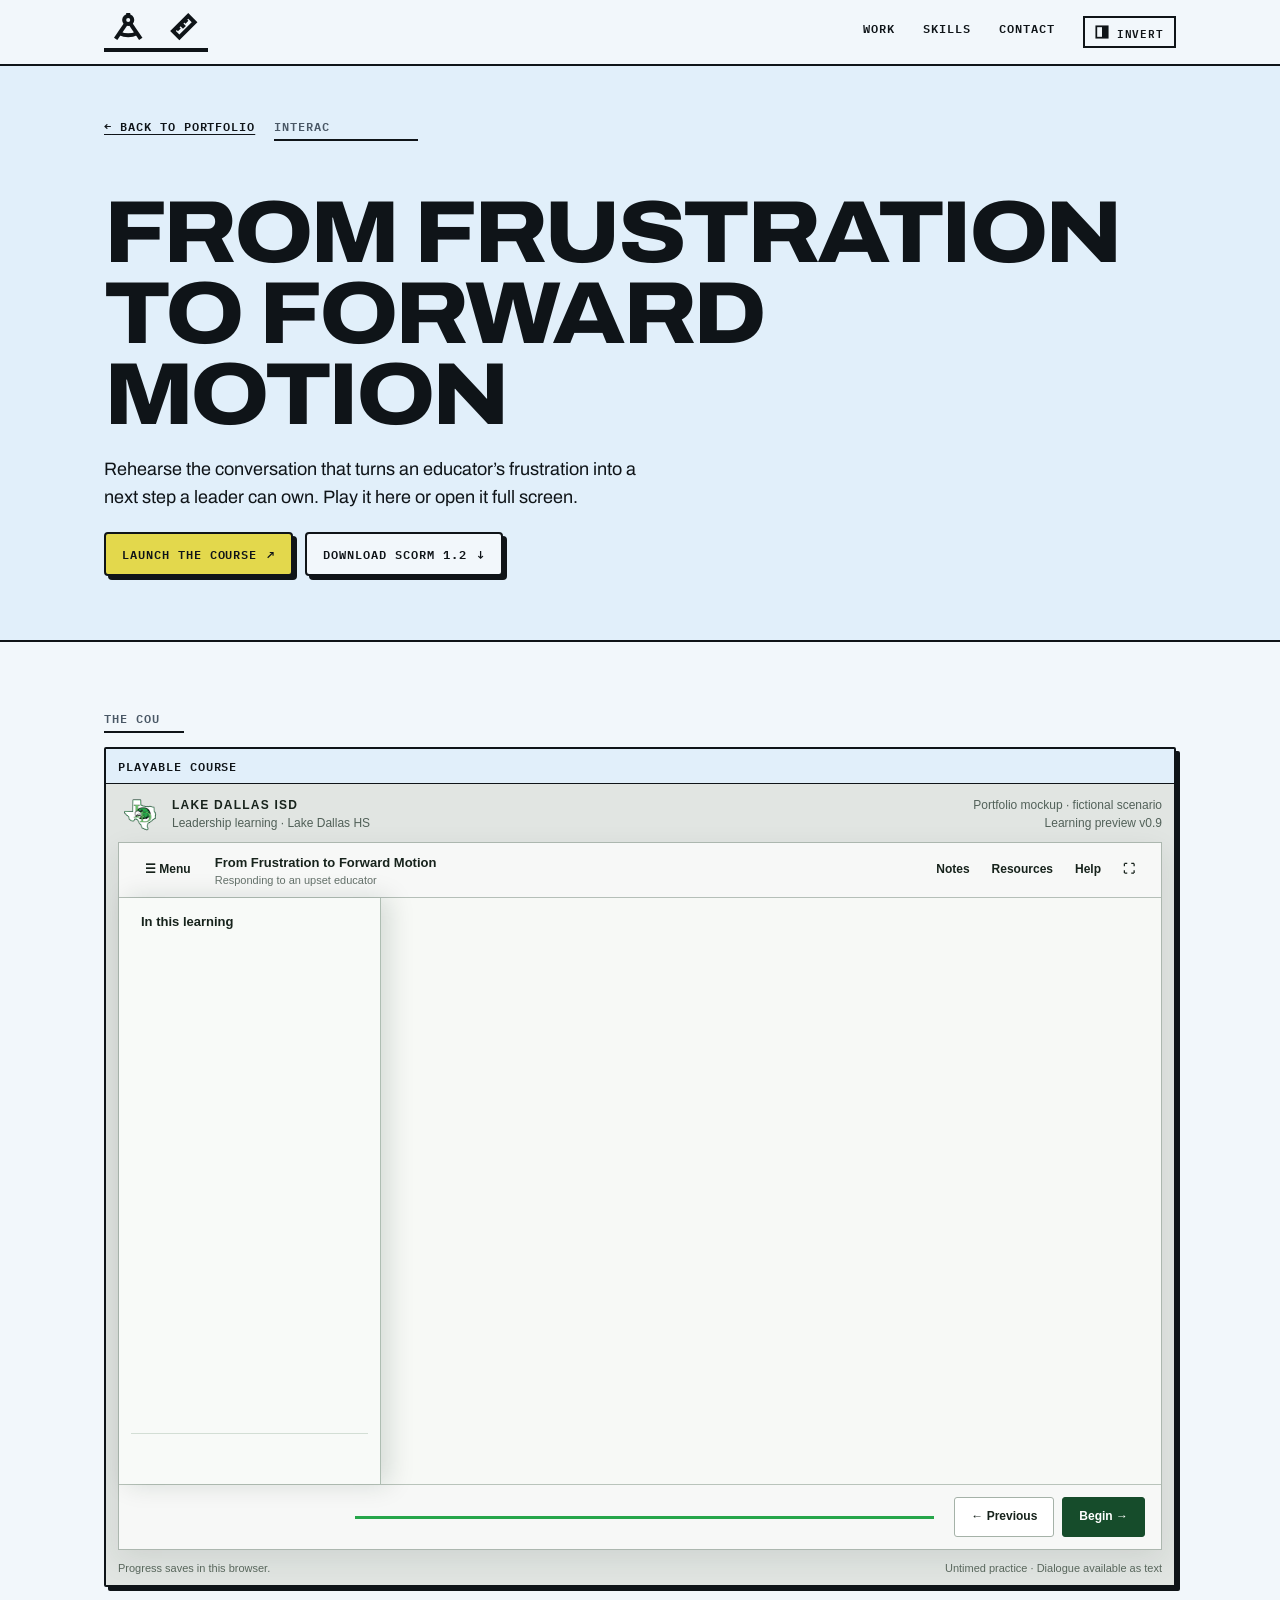
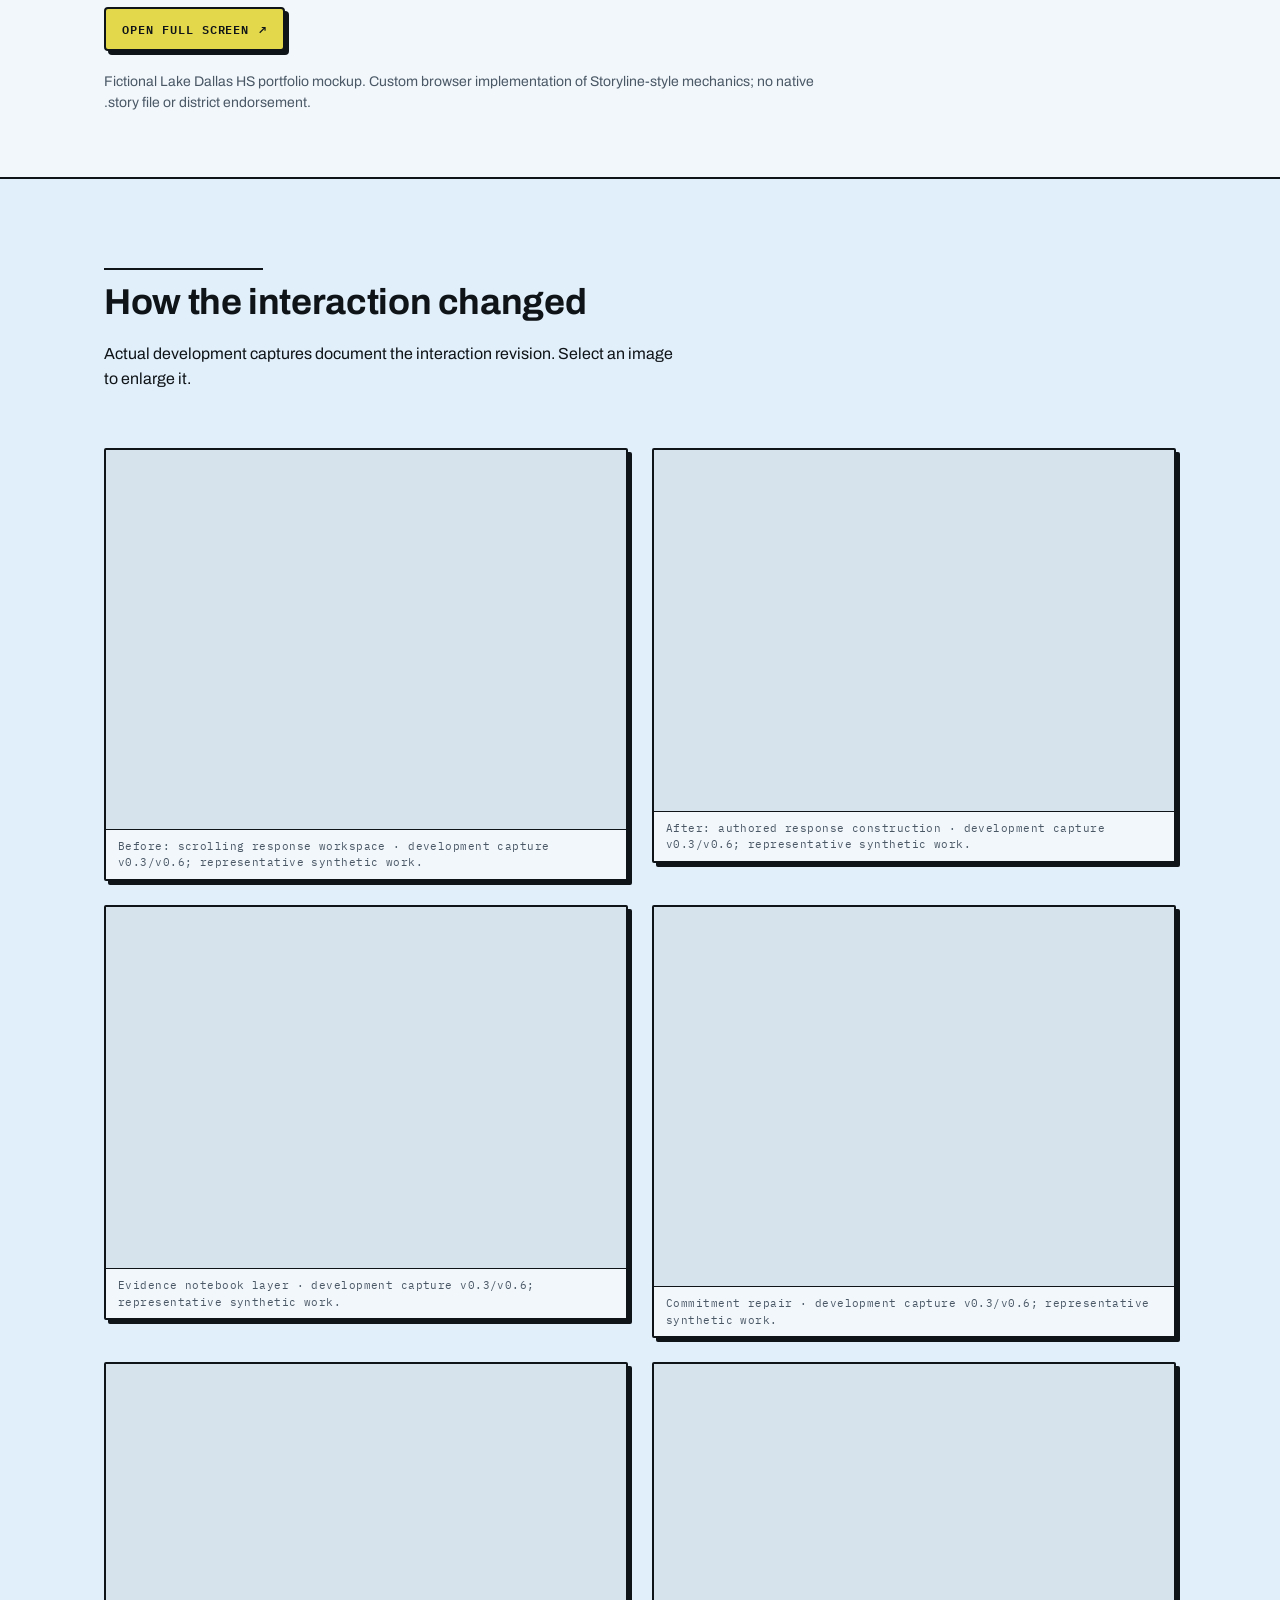
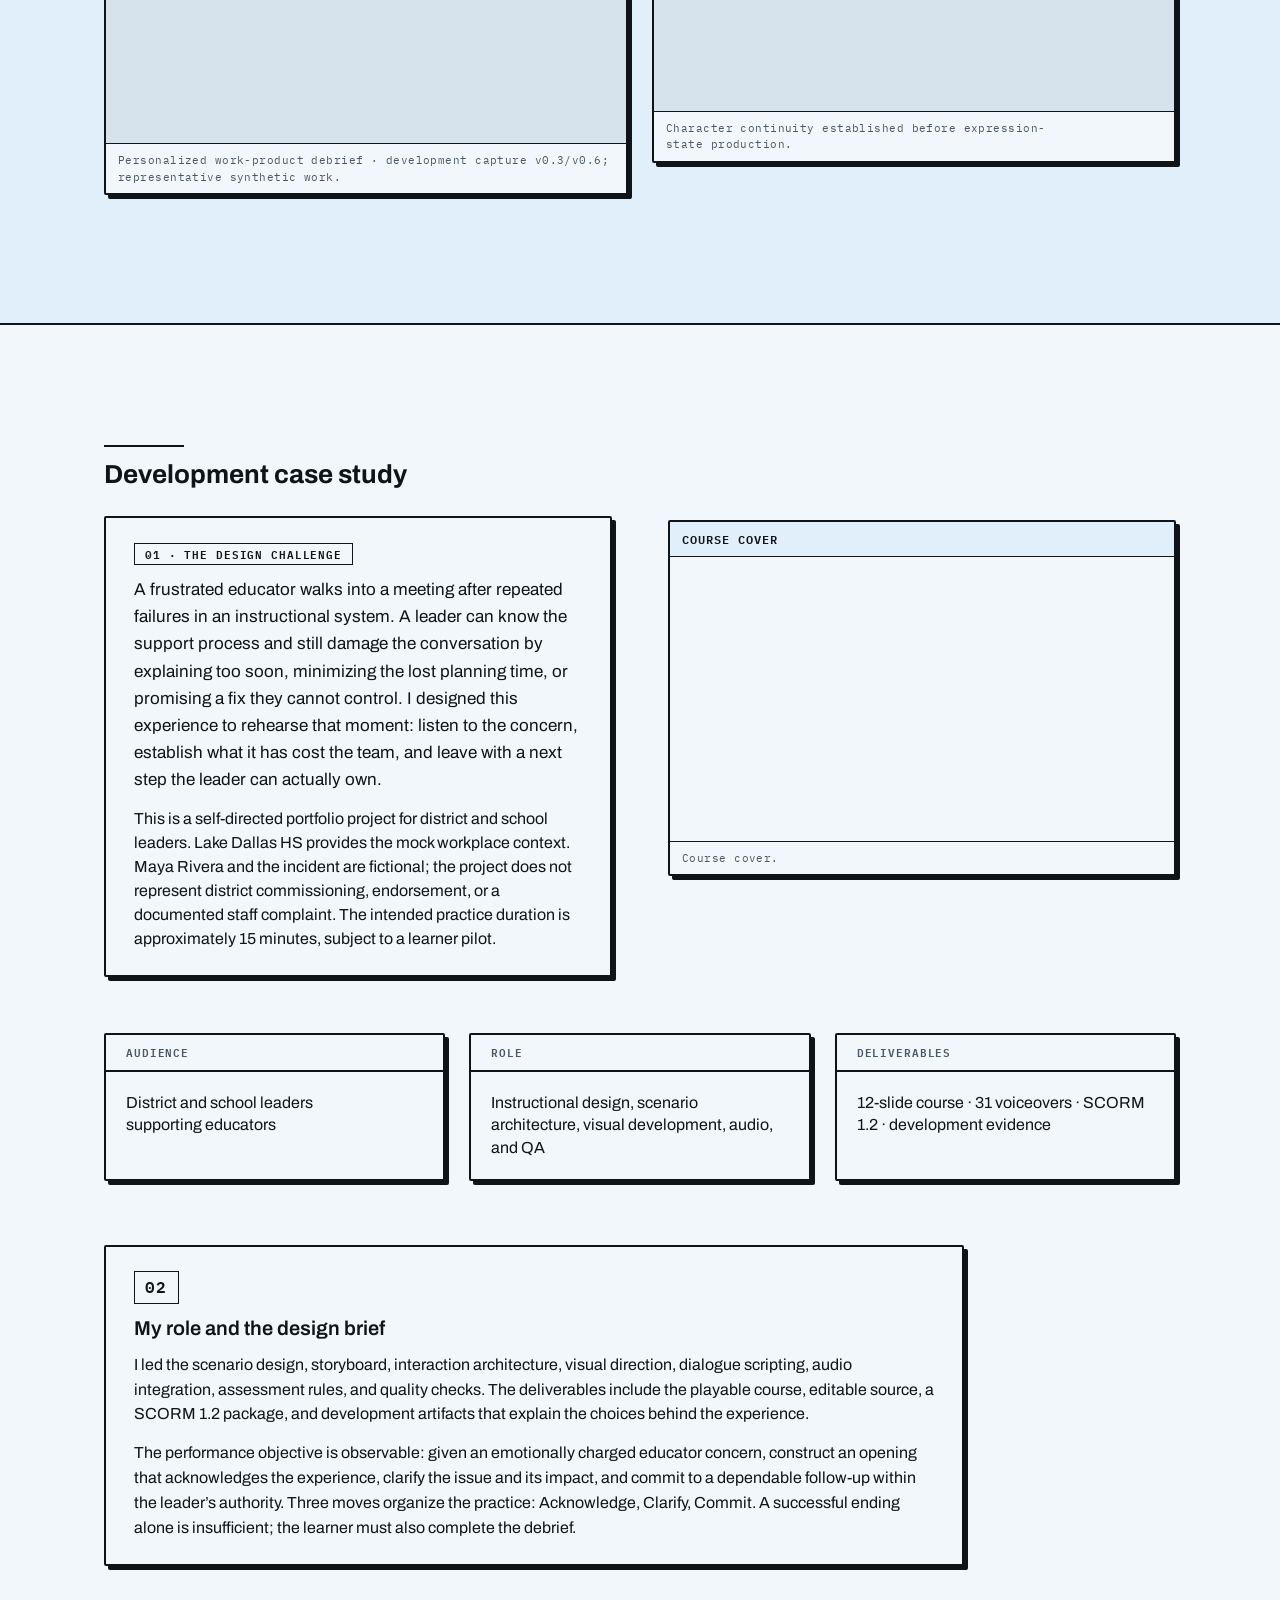
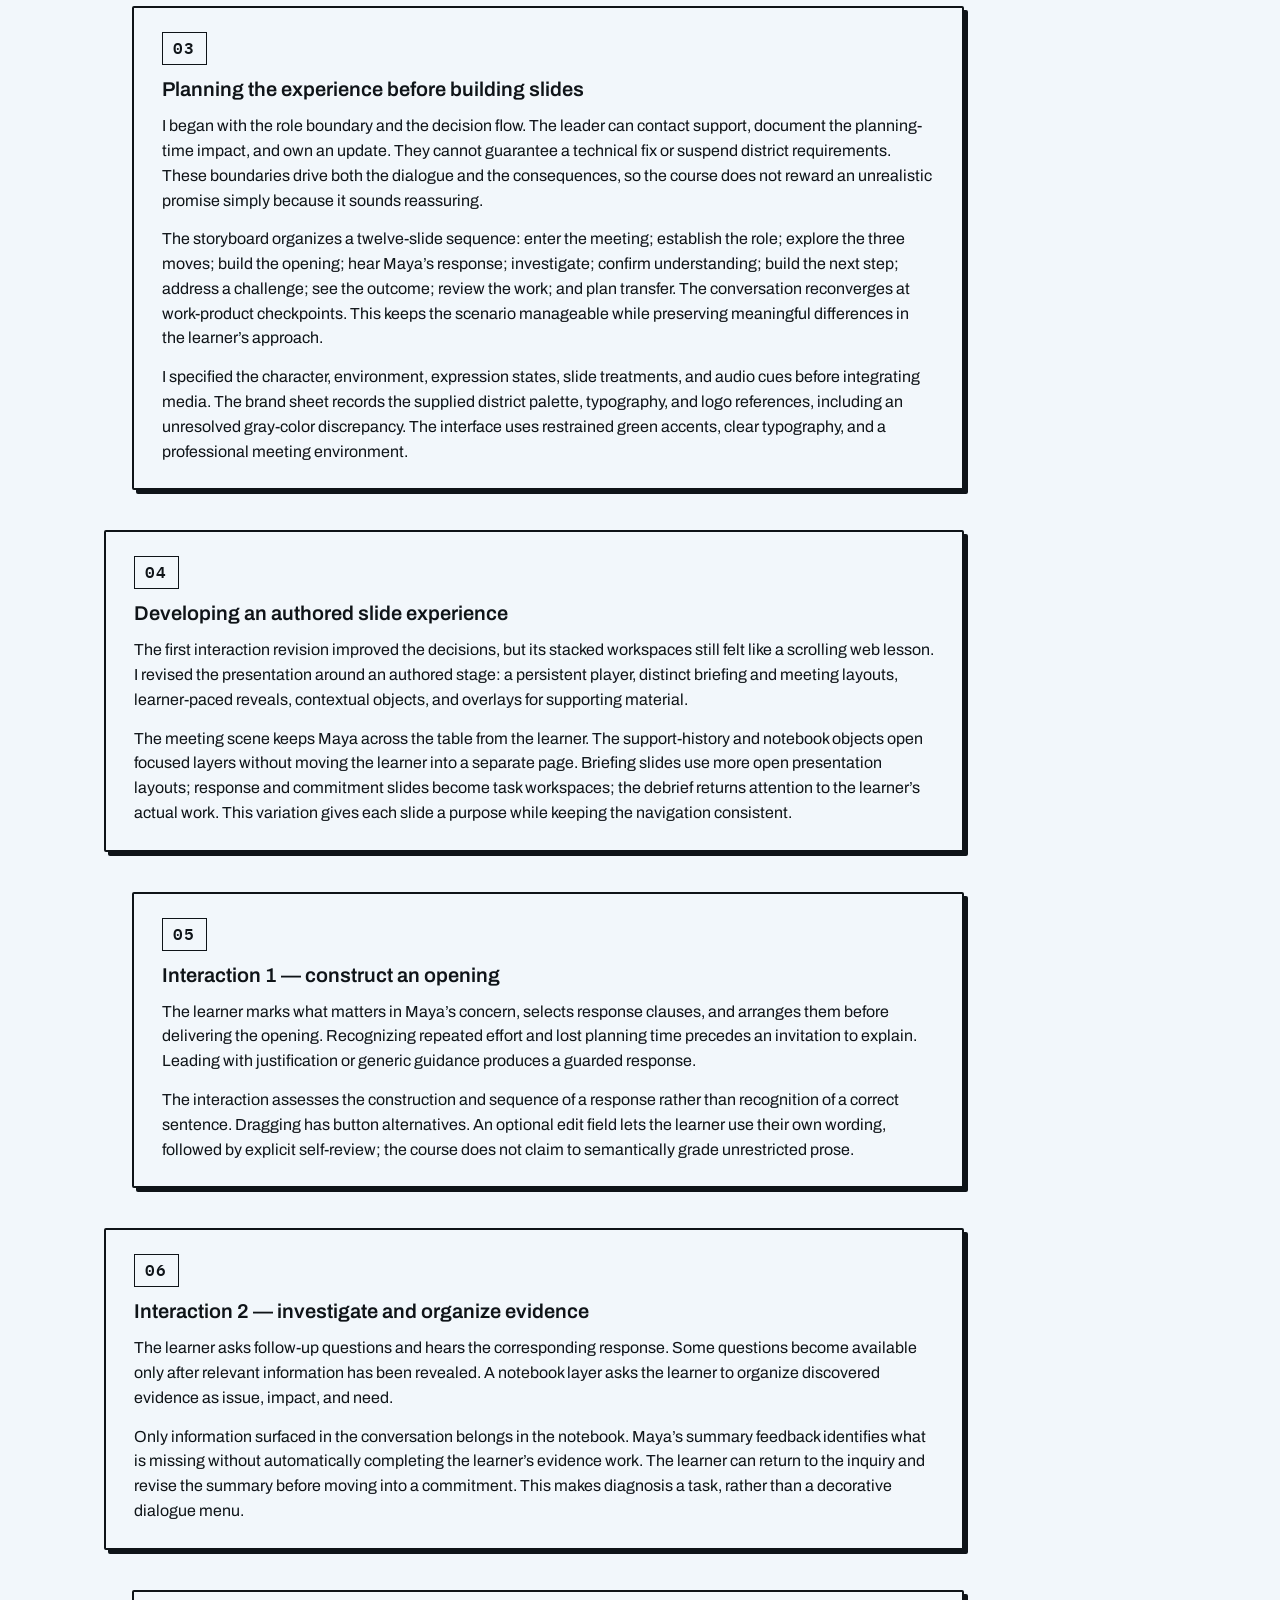
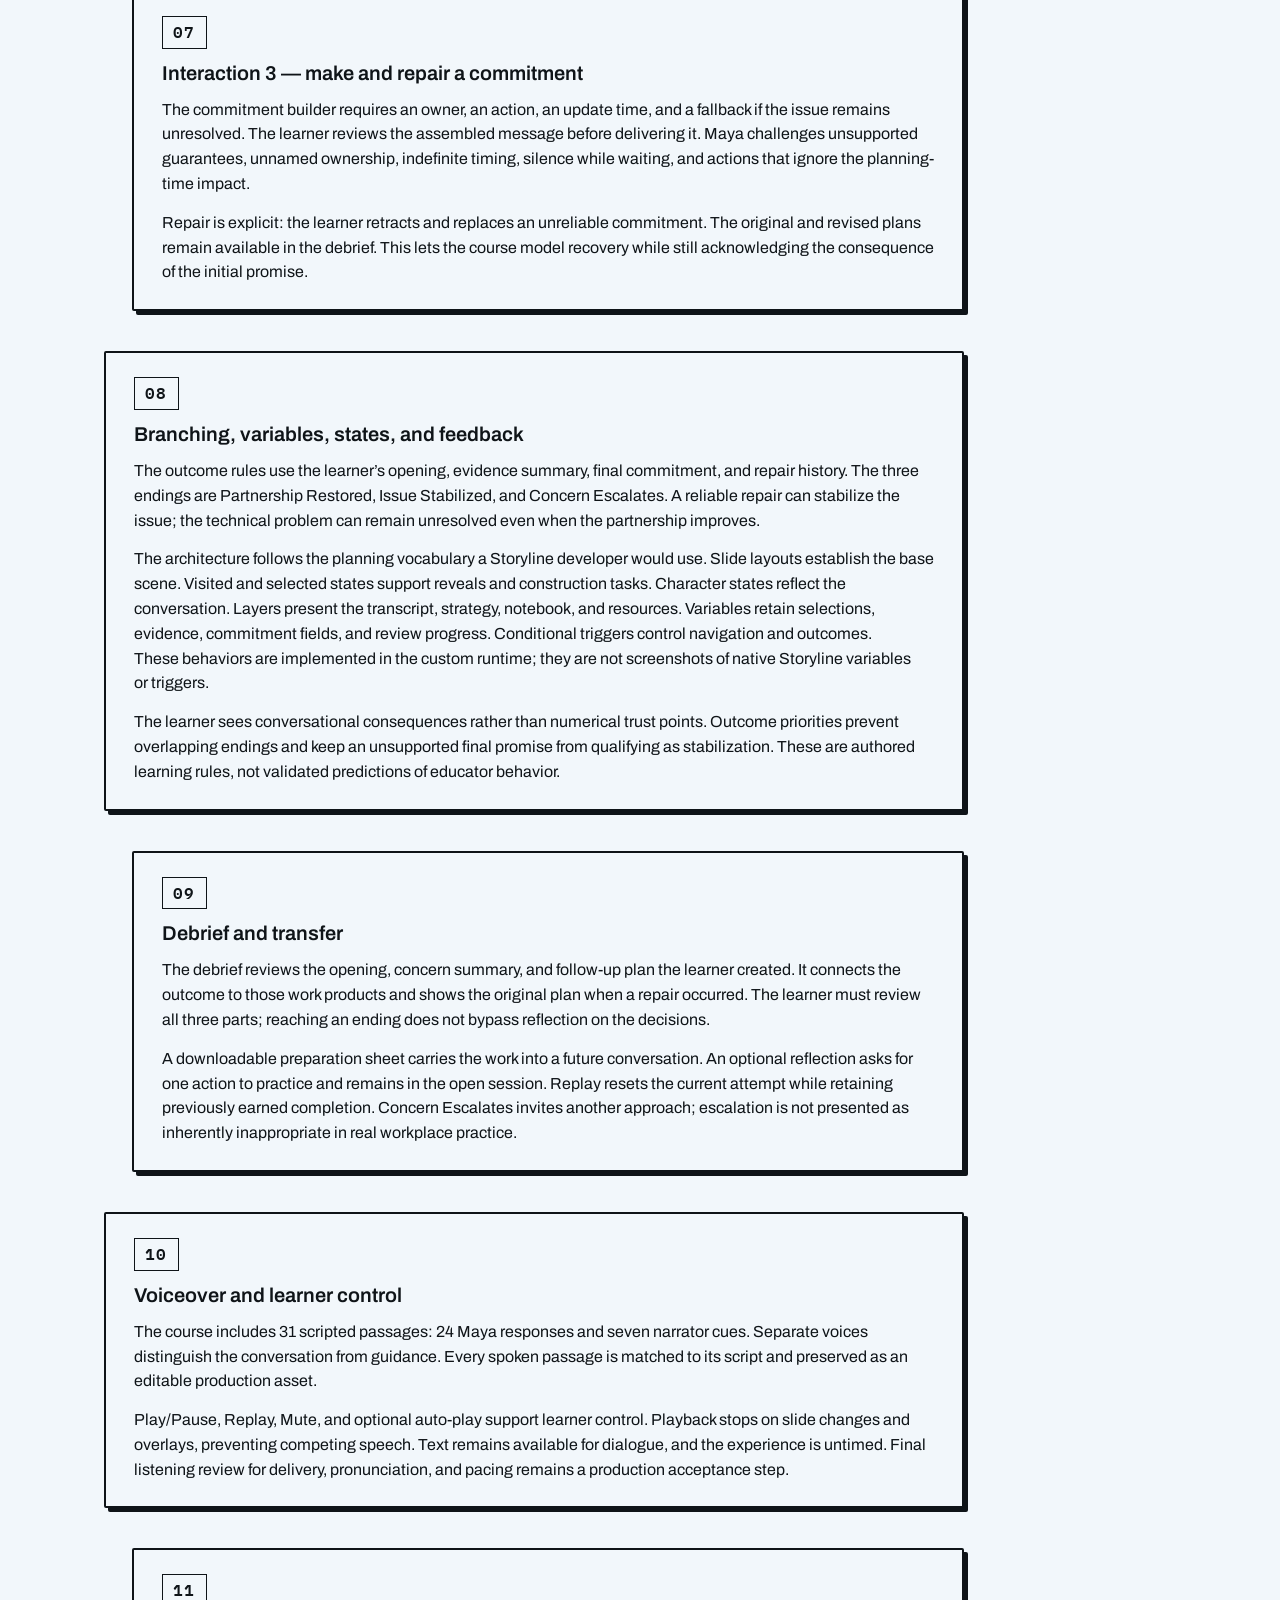
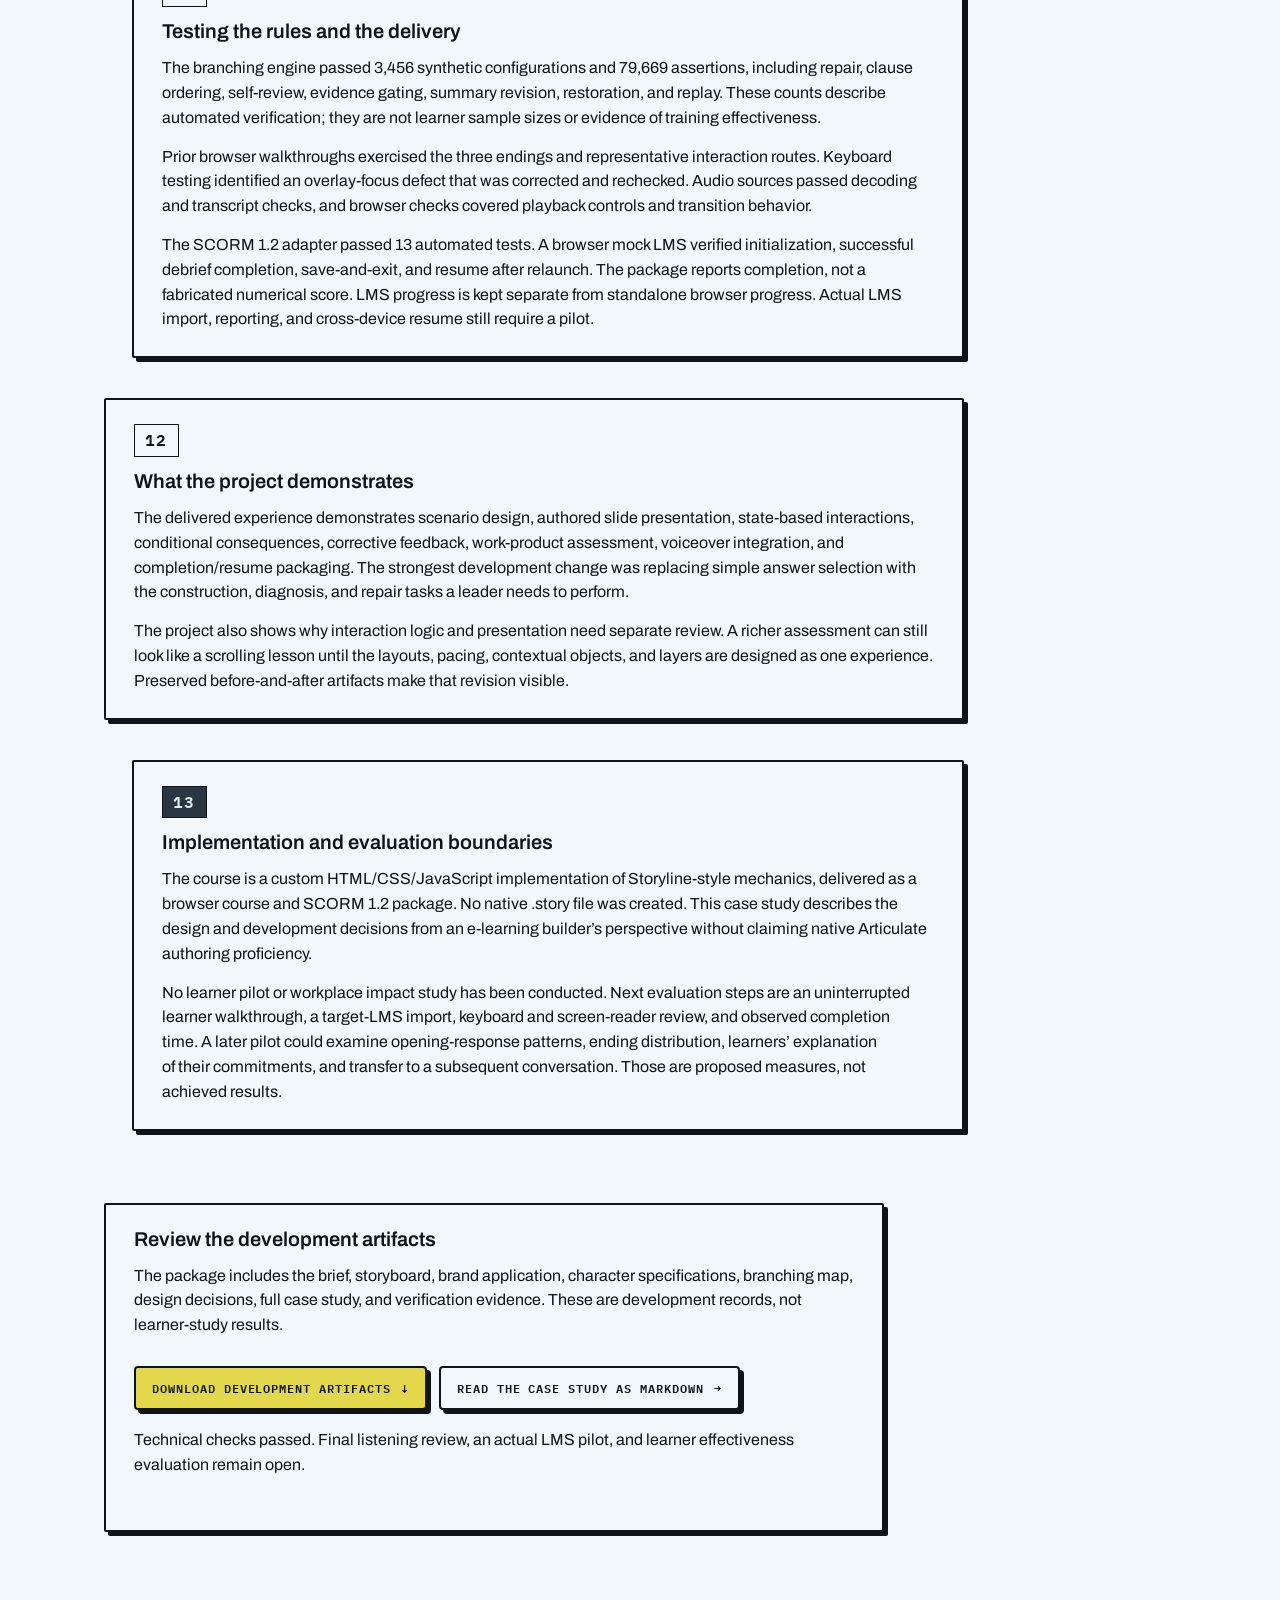
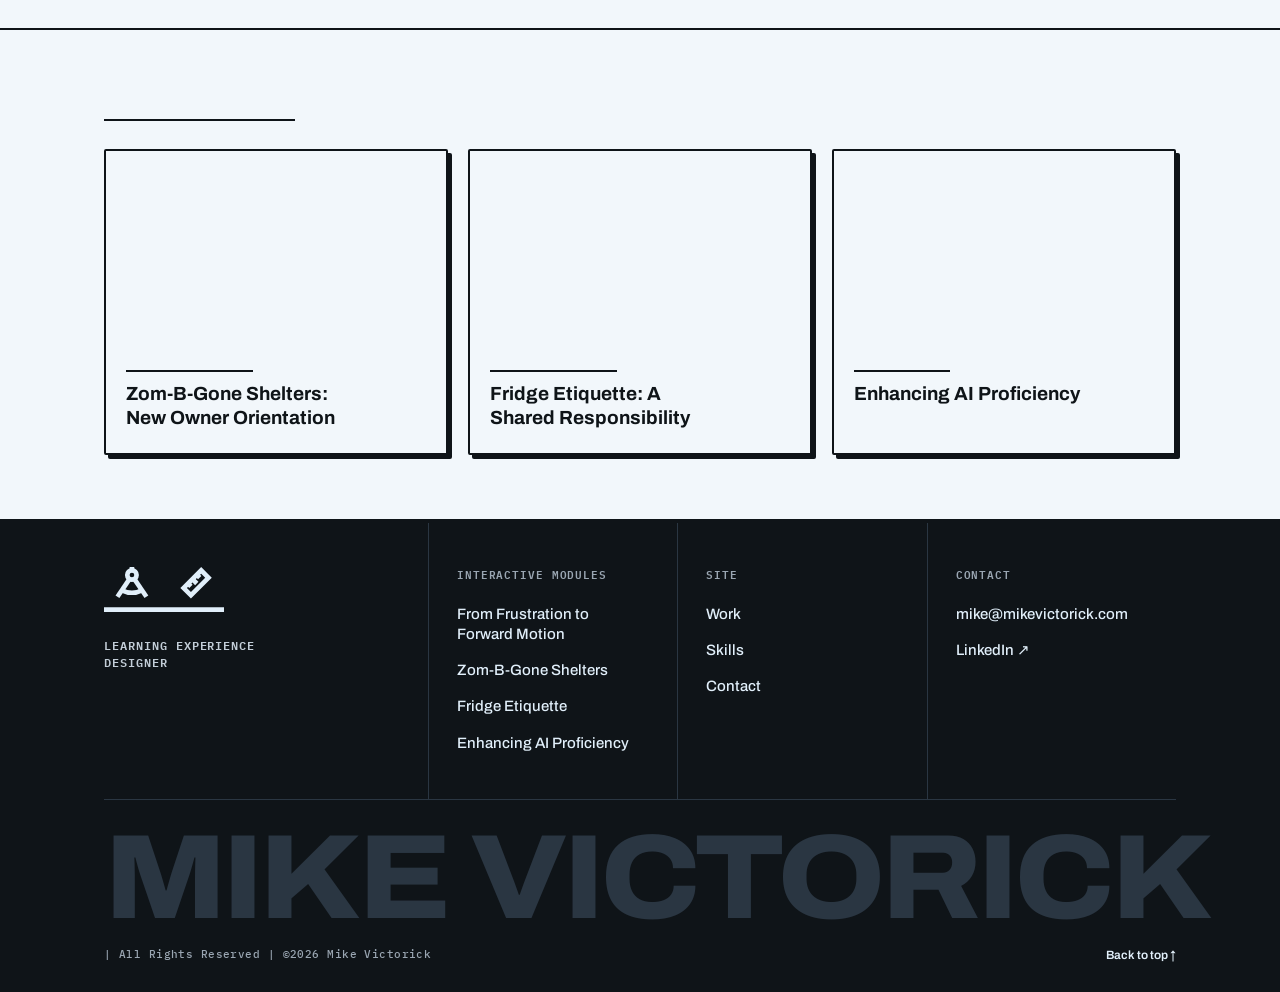
<file: forward-motion.html>
<!doctype html>
<html lang="en">
<head>
<meta charset="utf-8">
<meta name="viewport" content="width=device-width, initial-scale=1">
<meta http-equiv="refresh" content="0;url=modules/forward-motion/">
<title>From Frustration to Forward Motion | Mike Victorick</title>
<link rel="canonical" href="modules/forward-motion/">
<link rel="icon" href="favicon.svg?v=4" type="image/svg+xml">
<link rel="icon" href="favicon.ico?v=4" sizes="48x48">
<link rel="apple-touch-icon" href="apple-touch-icon.png?v=4">
<link href="https://fonts.googleapis.com/css2?family=Bricolage+Grotesque:opsz,wdth,wght@12..96,75..100,200..800&display=swap" rel="stylesheet">
<style>
body{margin:0;min-height:100vh;display:flex;flex-direction:column;background:#F2EFE6;color:#0E0D0B;font-family:"Bricolage Grotesque",Arial,sans-serif}
header,footer{background:#0E0D0B;color:#F2EFE6}
.in{max-width:1120px;margin:0 auto;padding:0 24px;display:flex;align-items:center;gap:24px}
header .in{min-height:64px;justify-content:space-between}
header a{color:#F2EFE6;text-decoration:none;font-size:15px;font-weight:600}
header a.b{color:#E64800;display:inline-flex}
header ul{display:flex;gap:28px;list-style:none;margin:0;padding:0}
header a:hover{color:#E64800}
main{flex:1;max-width:1120px;width:100%;margin:0 auto;padding:64px 24px;box-sizing:border-box}
main a{color:#B84900;font-weight:700}
footer .in{padding-top:32px;padding-bottom:32px}
footer svg{color:#E64800;flex:none}
footer p{margin:0;font-size:15px;color:rgba(242,239,230,.72)}




/* footer 2026-10-09: shared on every page. Cells + hairlines from basement.studio, 2px rule from henry.codes, oversized name from egstad.com. Flare only on hover. */
footer.foot { position: relative; isolation: isolate; padding: 0; background: #0E0D0B; color: #F2EFE6; border: 0; border-top: 2px solid #484139; font-family: "Bricolage Grotesque", Arial, sans-serif; overflow: hidden; }
footer.foot .foot-in { max-width: 1120px; margin: 0 auto; padding: 0 24px; display: block; }
footer.foot .foot-top { display: grid; grid-template-columns: 1.3fr repeat(3, 1fr); }
footer.foot .foot-top > * { padding: 44px 28px 40px; border-left: 1px solid #35302A; }
footer.foot .foot-top > :first-child { border-left: 0; padding-left: 0; }
footer.foot .foot-home { display: inline-block; line-height: 0; }
footer.foot .foot-mark { display: block; color: #E64800; flex: none; }
footer.foot .foot-role { margin: 18px 0 0; max-width: 24ch; font-size: 15px; font-weight: 600; line-height: 1.4; letter-spacing: 0; color: #C9C1B2; }
footer.foot .foot-h { margin: 0 0 16px; font-size: 12px; font-weight: 600; line-height: 1.3; letter-spacing: .02em; color: #A2978A; }
footer.foot .foot-links { list-style: none; margin: 0; padding: 0; display: grid; gap: 4px; }
footer.foot .foot-links a { display: inline-block; padding: 6px 0; font-size: 15px; font-weight: 500; line-height: 1.35; color: #F2EFE6; text-decoration: none; }
footer.foot .foot-links a:hover, footer.foot .foot-base a:hover { color: #E64800; }
footer.foot a:focus-visible { outline: 3px solid #E64800; outline-offset: 4px; }
footer.foot .foot-name { margin: 0; padding: 30px 0 0; border-top: 1px solid #35302A; font-weight: 800; text-transform: uppercase; font-size: min(229px, calc((100vw - 48px) / 4.67)); max-width: none; line-height: .8; letter-spacing: -.03em; font-variation-settings: "opsz" 96, "wdth" 75; color: #35302A; white-space: nowrap; user-select: none; }
footer.foot .foot-base { display: flex; justify-content: space-between; align-items: center; gap: 16px; flex-wrap: wrap; padding: 20px 0 28px; }
footer.foot .foot-base p { margin: 0; max-width: none; font-size: 12px; font-weight: 500; line-height: 1.6; letter-spacing: 0; color: rgba(242, 239, 230, .72); }
footer.foot .foot-base a { font-size: 12px; font-weight: 600; color: #F2EFE6; text-decoration: none; }
@media (max-width: 900px) {
  footer.foot .foot-top { grid-template-columns: repeat(3, 1fr); }
  footer.foot .foot-top > :first-child { grid-column: 1 / -1; padding: 36px 0 28px; }
  footer.foot .foot-top > :nth-child(2) { border-left: 0; padding-left: 0; }
}
@media (max-width: 640px) {
  footer.foot .foot-top { grid-template-columns: 1fr; }
  footer.foot .foot-top > * { padding: 28px 0; border-left: 0; border-top: 1px solid #35302A; }
  footer.foot .foot-top > :first-child { border-top: 0; padding: 32px 0 28px; }
}
@media (max-width: 900px) {
  footer.foot .foot-base a { display: inline-block; padding: 12px 0; margin-block: -12px; }
}
footer.foot::before { content: ""; position: absolute; inset: 0; z-index: -1; pointer-events: none; background: url(textures/scans/grain-72-lift.webp) 0 0 / 600px; opacity: .1; }
</style>
</head>
<body>
<header><div class="in"><a class="b" href="index.html#top" aria-label="Mike Victorick, top of page"><svg role="img" aria-label="Mike Victorick mark" width="32" height="20" viewBox="0 0 1043.61 660.06" fill="currentColor">
        <g>
          <path d="M244.09,16.39c-5.09-10.08-11.55-12.8-25.1-14.35-7.46-.34-15.04-.57-22.7-.72-32.43.86-41.74,11.49-56.79,44.18-9.89,20.14-19.71,40.92-29.32,61.12-6.77,14.98-15.94,31.39-19.82,44.81-1.73,5.93-1.86,12.32.15,17.63,36.49,81.19,182.01,388.28,222.29,473.92,5.09,10.08,11.55,12.8,25.1,14.35,7.46.34,15.04.57,22.7.72,32.43-.86,41.74-11.49,56.79-44.18,9.89-20.14,19.71-40.92,29.32-61.12,6.77-14.98,15.94-31.39,19.81-44.81,1.73-5.93,1.86-12.32-.15-17.63-36.49-81.19-182.01-388.28-222.29-473.92Z"/>
          <path d="M485.92,16.5c-5.09-10.08-11.55-12.8-25.1-14.35-7.46-.34-15.04-.57-22.7-.72-32.43.86-41.74,11.49-56.79,44.18-9.89,20.14-19.71,40.92-29.32,61.12-6.77,14.98-15.94,31.39-19.82,44.81-1.73,5.93-1.86,12.32.15,17.63,36.49,81.19,182.01,388.28,222.29,473.92,5.09,10.08,11.55,12.8,25.1,14.35,7.46.34,15.04.57,22.7.72,32.43-.86,41.74-11.49,56.79-44.18,9.89-20.14,19.71-40.92,29.32-61.12,6.77-14.98,15.94-31.39,19.81-44.81,1.73-5.93,1.86-12.32-.15-17.63-36.49-81.19-182.01-388.28-222.29-473.92Z"/>
          <path d="M796.46,643.09c5.09,10.08,11.55,12.8,25.1,14.35,7.46.34,15.04.57,22.7.72,32.43-.86,41.74-11.49,56.79-44.18,9.89-20.14,19.71-40.92,29.32-61.12,6.77-14.98,15.94-31.39,19.82-44.81,1.73-5.93,1.86-12.32-.15-17.63-36.49-81.19-182.01-388.28-222.29-473.92-5.09-10.08-11.55-12.8-25.1-14.35-7.46-.34-15.04-.57-22.7-.72-32.43.86-41.74,11.49-56.79,44.18-9.89,20.14-19.71,40.92-29.32,61.12-6.77,14.98-15.94,31.39-19.81,44.81-1.73,5.93-1.86,12.32.15,17.63,36.49,81.19,182.01,388.28,222.29,473.92Z"/>
          <path d="M746.92,5.55c-3.93,5.65-.1,13.78,2.44,19.83,20.44,43.59,47.21,100.56,69.59,148.05,18.06,38.34,47.02,99.91,59.88,127.21,3.32,7.18,7.01,13.87,14.31,17.64,9.53,5.12,25.17,5.91,37.16,5.94,9.33.07,18.95-.14,27.77-2.95,19.49-5.53,26.15-26.29,35.42-43.5,10.59-20.7,21.51-41.96,32.01-62.67,6.69-13.79,15.04-27.13,17.52-41.42,2.4-13.15-2.89-25.26-8.44-36.94-14.5-30.83-35.1-76.86-51.57-110.52-3.9-7.48-9.02-15.19-15.69-19.18-5.75-3.55-12.67-4.46-20.65-4.66-17.92-.34-34.98-.57-54.73-.82-32.31-.4-67.55-.8-100.54-1.2-12.96.54-37.36-3.12-44.38,5.08l-.09.11Z"/>
          <path d="M296.54,654.53c3.94-5.64.11-13.78-2.42-19.83-20.4-43.61-47.12-100.61-69.45-148.12-18.02-38.36-46.93-99.96-59.76-127.26-3.31-7.18-7-13.88-14.29-17.65-9.52-5.13-25.16-5.94-37.15-5.97-9.33-.08-18.95.12-27.78,2.92-19.5,5.52-26.17,26.26-35.46,43.46-10.61,20.69-21.54,41.94-32.07,62.64-6.7,13.79-15.07,27.12-17.55,41.4-2.42,13.14,2.87,25.27,8.4,36.95,14.47,30.84,35.03,76.89,51.47,110.57,3.89,7.48,9,15.19,15.67,19.2,5.75,3.56,12.66,4.48,20.64,4.68,17.92.36,34.98.6,54.73.87,32.31.43,67.54.86,100.54,1.29,12.96-.53,37.35,3.15,44.39-5.04l.09-.11Z"/>
        </g>
      </svg></a><nav aria-label="Primary"><ul><li><a href="index.html#work">Work</a></li><li><a href="index.html#skills">Skills</a></li><li><a href="index.html#contact">Contact</a></li></ul></nav></div></header>
<main><h1>From Frustration to Forward Motion</h1><p><a href="modules/forward-motion/">Open the course and case study</a></p></main>
<footer class="foot site-foot">
  <div class="foot-in">
    <div class="foot-top">
      <div class="foot-id">
        <a class="foot-home" href="index.html#top" aria-label="Mike Victorick, home"><svg class="foot-mark" role="img" aria-label="Mike Victorick mark" width="44" height="28" viewBox="0 0 1043.61 660.06" fill="currentColor">
        <g>
          <path d="M244.09,16.39c-5.09-10.08-11.55-12.8-25.1-14.35-7.46-.34-15.04-.57-22.7-.72-32.43.86-41.74,11.49-56.79,44.18-9.89,20.14-19.71,40.92-29.32,61.12-6.77,14.98-15.94,31.39-19.82,44.81-1.73,5.93-1.86,12.32.15,17.63,36.49,81.19,182.01,388.28,222.29,473.92,5.09,10.08,11.55,12.8,25.1,14.35,7.46.34,15.04.57,22.7.72,32.43-.86,41.74-11.49,56.79-44.18,9.89-20.14,19.71-40.92,29.32-61.12,6.77-14.98,15.94-31.39,19.81-44.81,1.73-5.93,1.86-12.32-.15-17.63-36.49-81.19-182.01-388.28-222.29-473.92Z"/>
          <path d="M485.92,16.5c-5.09-10.08-11.55-12.8-25.1-14.35-7.46-.34-15.04-.57-22.7-.72-32.43.86-41.74,11.49-56.79,44.18-9.89,20.14-19.71,40.92-29.32,61.12-6.77,14.98-15.94,31.39-19.82,44.81-1.73,5.93-1.86,12.32.15,17.63,36.49,81.19,182.01,388.28,222.29,473.92,5.09,10.08,11.55,12.8,25.1,14.35,7.46.34,15.04.57,22.7.72,32.43-.86,41.74-11.49,56.79-44.18,9.89-20.14,19.71-40.92,29.32-61.12,6.77-14.98,15.94-31.39,19.81-44.81,1.73-5.93,1.86-12.32-.15-17.63-36.49-81.19-182.01-388.28-222.29-473.92Z"/>
          <path d="M796.46,643.09c5.09,10.08,11.55,12.8,25.1,14.35,7.46.34,15.04.57,22.7.72,32.43-.86,41.74-11.49,56.79-44.18,9.89-20.14,19.71-40.92,29.32-61.12,6.77-14.98,15.94-31.39,19.82-44.81,1.73-5.93,1.86-12.32-.15-17.63-36.49-81.19-182.01-388.28-222.29-473.92-5.09-10.08-11.55-12.8-25.1-14.35-7.46-.34-15.04-.57-22.7-.72-32.43.86-41.74,11.49-56.79,44.18-9.89,20.14-19.71,40.92-29.32,61.12-6.77,14.98-15.94,31.39-19.81,44.81-1.73,5.93-1.86,12.32.15,17.63,36.49,81.19,182.01,388.28,222.29,473.92Z"/>
          <path d="M746.92,5.55c-3.93,5.65-.1,13.78,2.44,19.83,20.44,43.59,47.21,100.56,69.59,148.05,18.06,38.34,47.02,99.91,59.88,127.21,3.32,7.18,7.01,13.87,14.31,17.64,9.53,5.12,25.17,5.91,37.16,5.94,9.33.07,18.95-.14,27.77-2.95,19.49-5.53,26.15-26.29,35.42-43.5,10.59-20.7,21.51-41.96,32.01-62.67,6.69-13.79,15.04-27.13,17.52-41.42,2.4-13.15-2.89-25.26-8.44-36.94-14.5-30.83-35.1-76.86-51.57-110.52-3.9-7.48-9.02-15.19-15.69-19.18-5.75-3.55-12.67-4.46-20.65-4.66-17.92-.34-34.98-.57-54.73-.82-32.31-.4-67.55-.8-100.54-1.2-12.96.54-37.36-3.12-44.38,5.08l-.09.11Z"/>
          <path d="M296.54,654.53c3.94-5.64.11-13.78-2.42-19.83-20.4-43.61-47.12-100.61-69.45-148.12-18.02-38.36-46.93-99.96-59.76-127.26-3.31-7.18-7-13.88-14.29-17.65-9.52-5.13-25.16-5.94-37.15-5.97-9.33-.08-18.95.12-27.78,2.92-19.5,5.52-26.17,26.26-35.46,43.46-10.61,20.69-21.54,41.94-32.07,62.64-6.7,13.79-15.07,27.12-17.55,41.4-2.42,13.14,2.87,25.27,8.4,36.95,14.47,30.84,35.03,76.89,51.47,110.57,3.89,7.48,9,15.19,15.67,19.2,5.75,3.56,12.66,4.48,20.64,4.68,17.92.36,34.98.6,54.73.87,32.31.43,67.54.86,100.54,1.29,12.96-.53,37.35,3.15,44.39-5.04l.09-.11Z"/>
        </g>
      </svg></a>
        <p class="foot-role">Learning Experience Designer</p>
      </div>
      <nav aria-label="Courses">
        <p class="foot-h">Interactive modules</p>
        <ul class="foot-links">
            <li><a href="modules/forward-motion/">From Frustration to Forward Motion</a></li>
            <li><a href="zom-b-gone.html">Zom-B-Gone Shelters</a></li>
            <li><a href="fridge-etiquette.html">Fridge Etiquette</a></li>
            <li><a href="capstone.html">Enhancing AI Proficiency</a></li>
        </ul>
      </nav>
      <nav aria-label="Site">
        <p class="foot-h">Site</p>
        <ul class="foot-links">
            <li><a href="index.html#work">Work</a></li>
            <li><a href="index.html#skills">Skills</a></li>
            <li><a href="index.html#contact">Contact</a></li>
        </ul>
      </nav>
      <div>
        <p class="foot-h">Contact</p>
        <ul class="foot-links">
          <li><a href="mailto:mike@mikevictorick.com">mike@mikevictorick.com</a></li>
          <li><a href="https://www.linkedin.com/in/mikevictorick" target="_blank" rel="noopener">LinkedIn <span aria-hidden="true">↗</span></a></li>
        </ul>
      </div>
    </div>
    <p class="foot-name" aria-hidden="true">Mike Victorick</p>
    <div class="foot-base">
      <p>| All Rights Reserved | ©2026 Mike Victorick</p>
      
    </div>
  </div>
</footer>
</body>
</html>
</file>
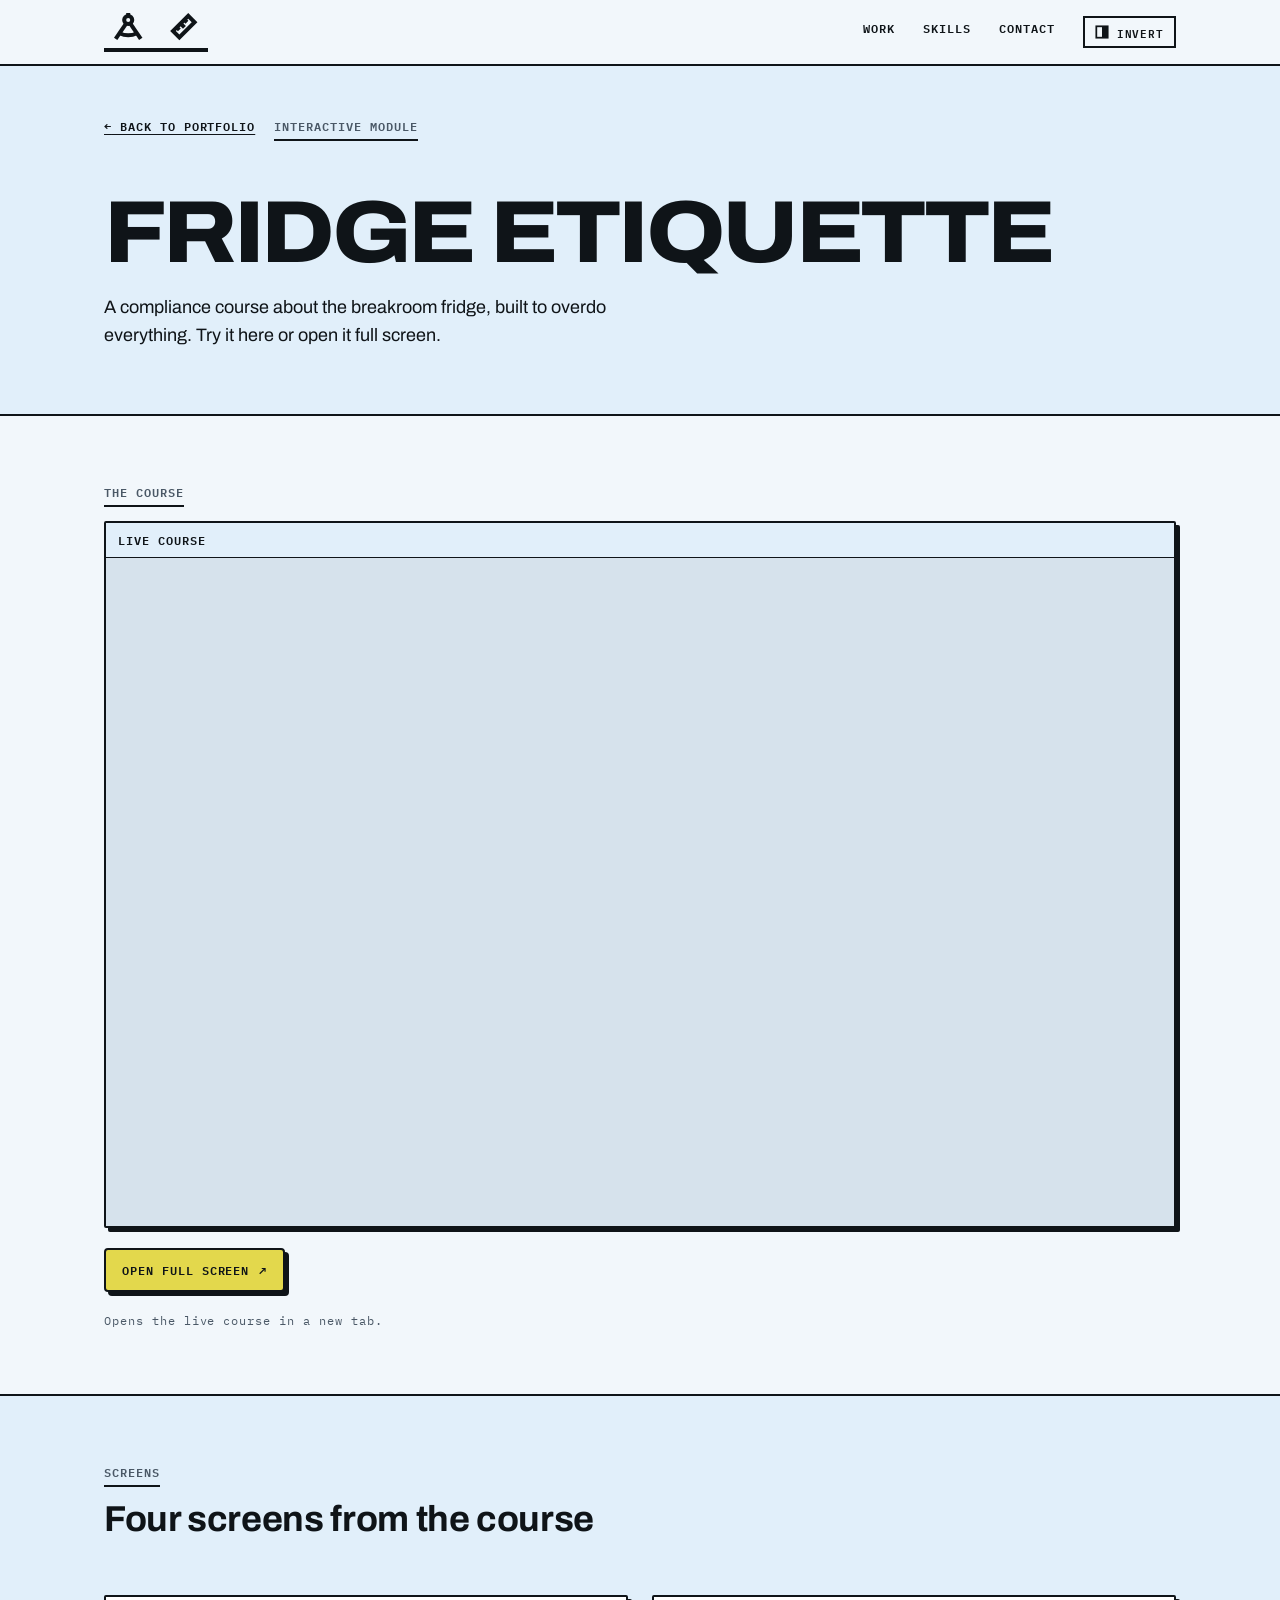
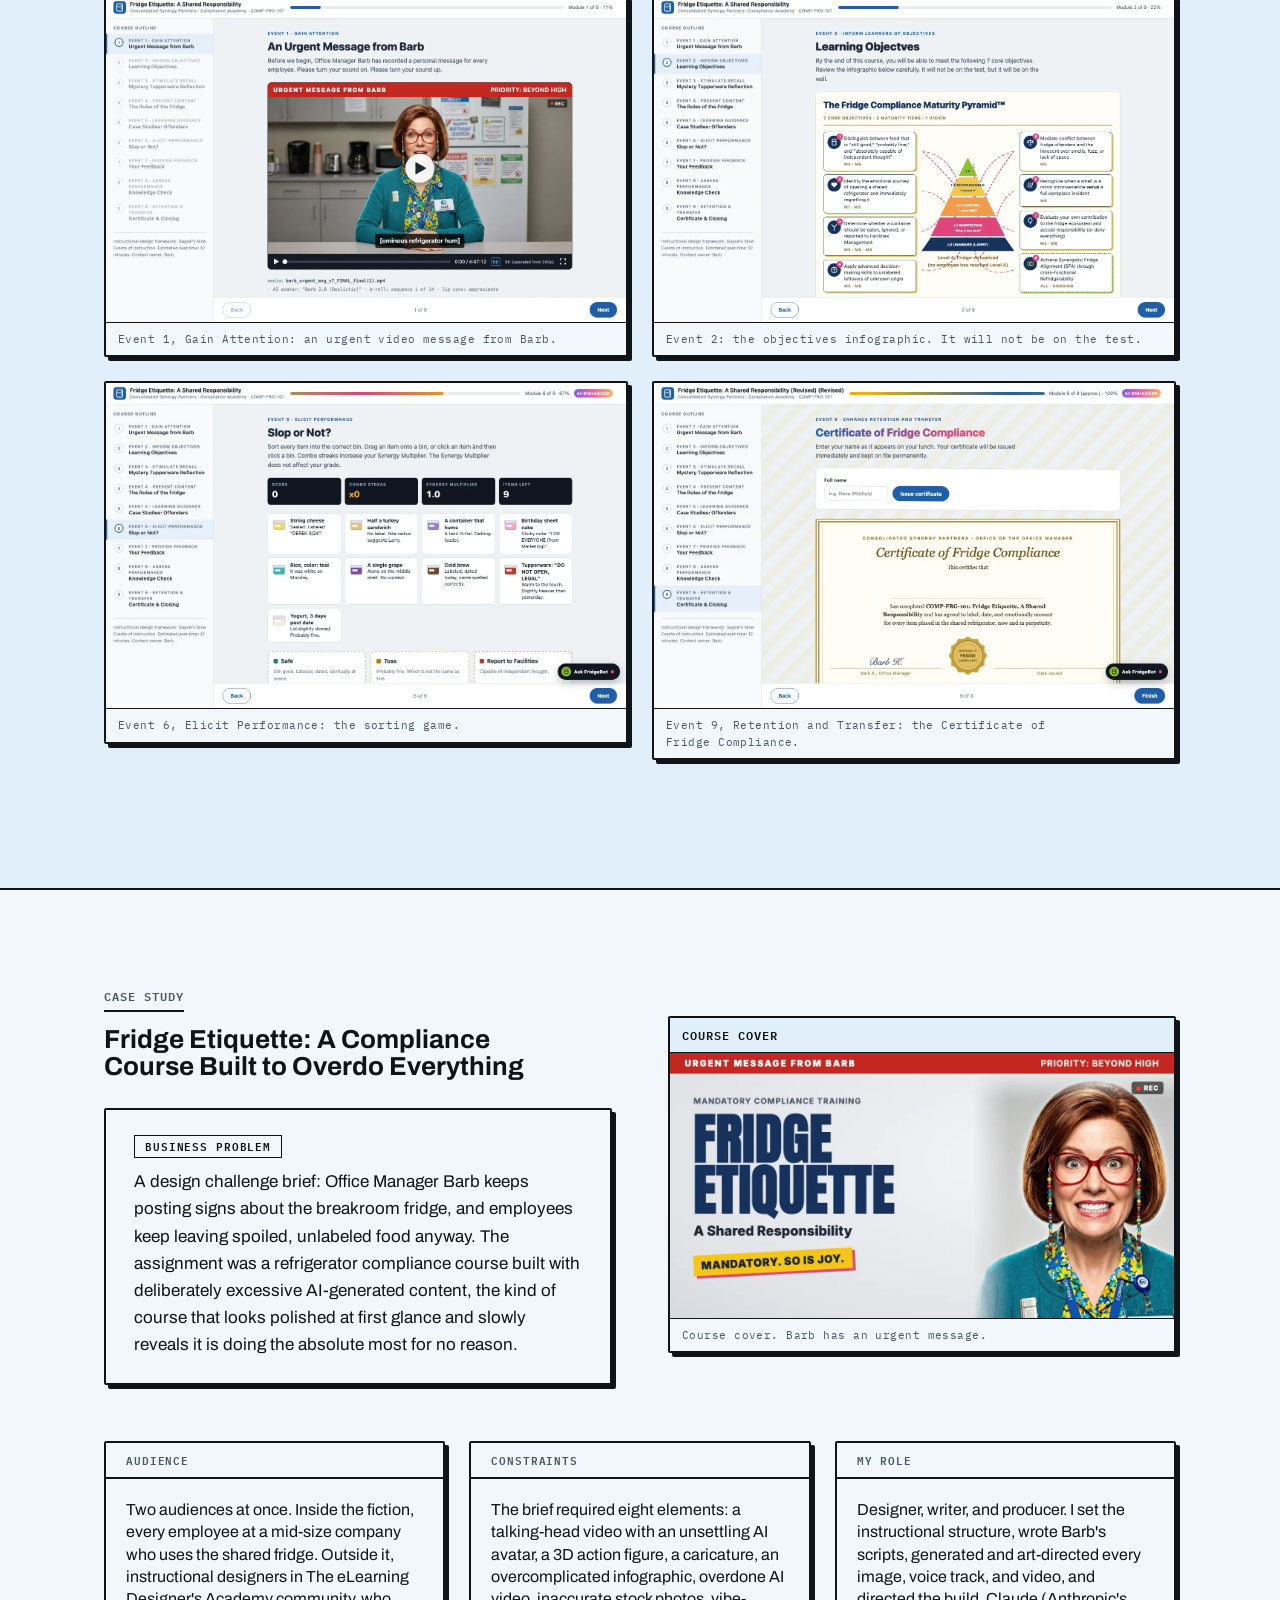
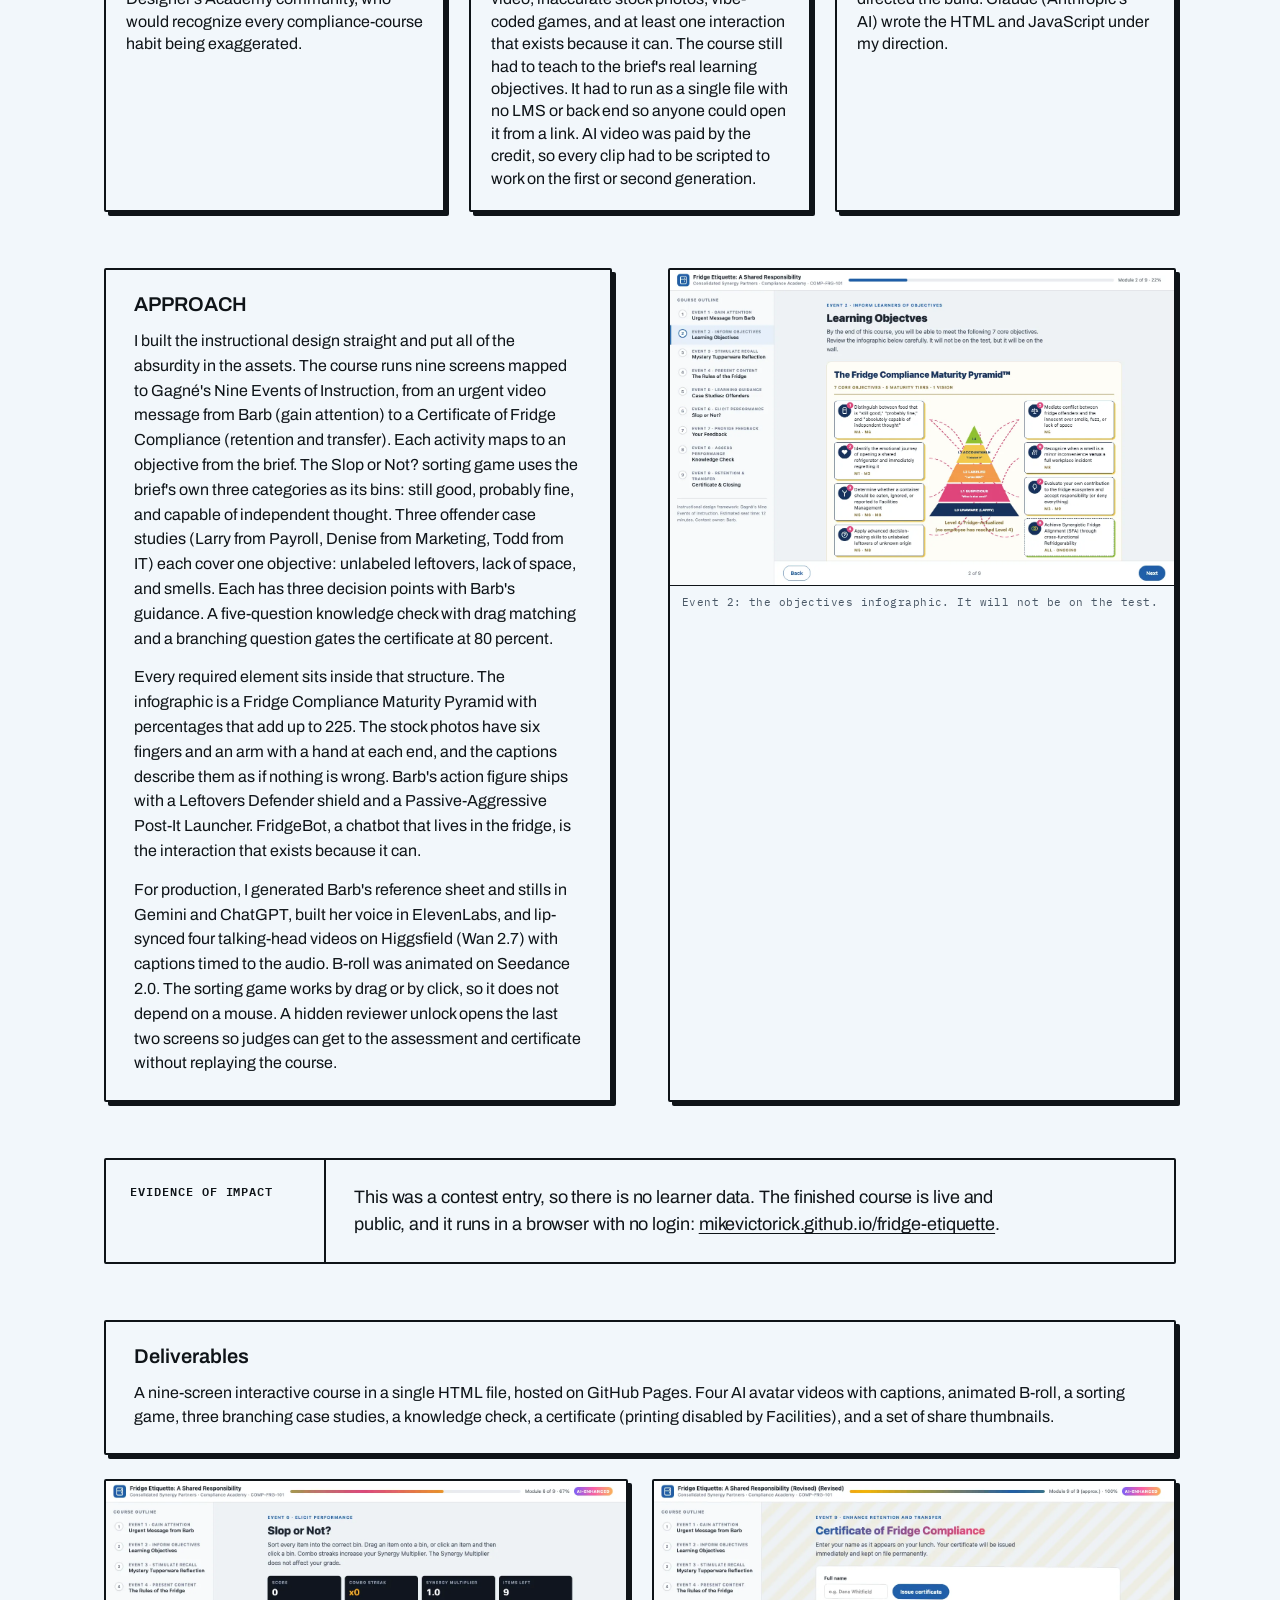
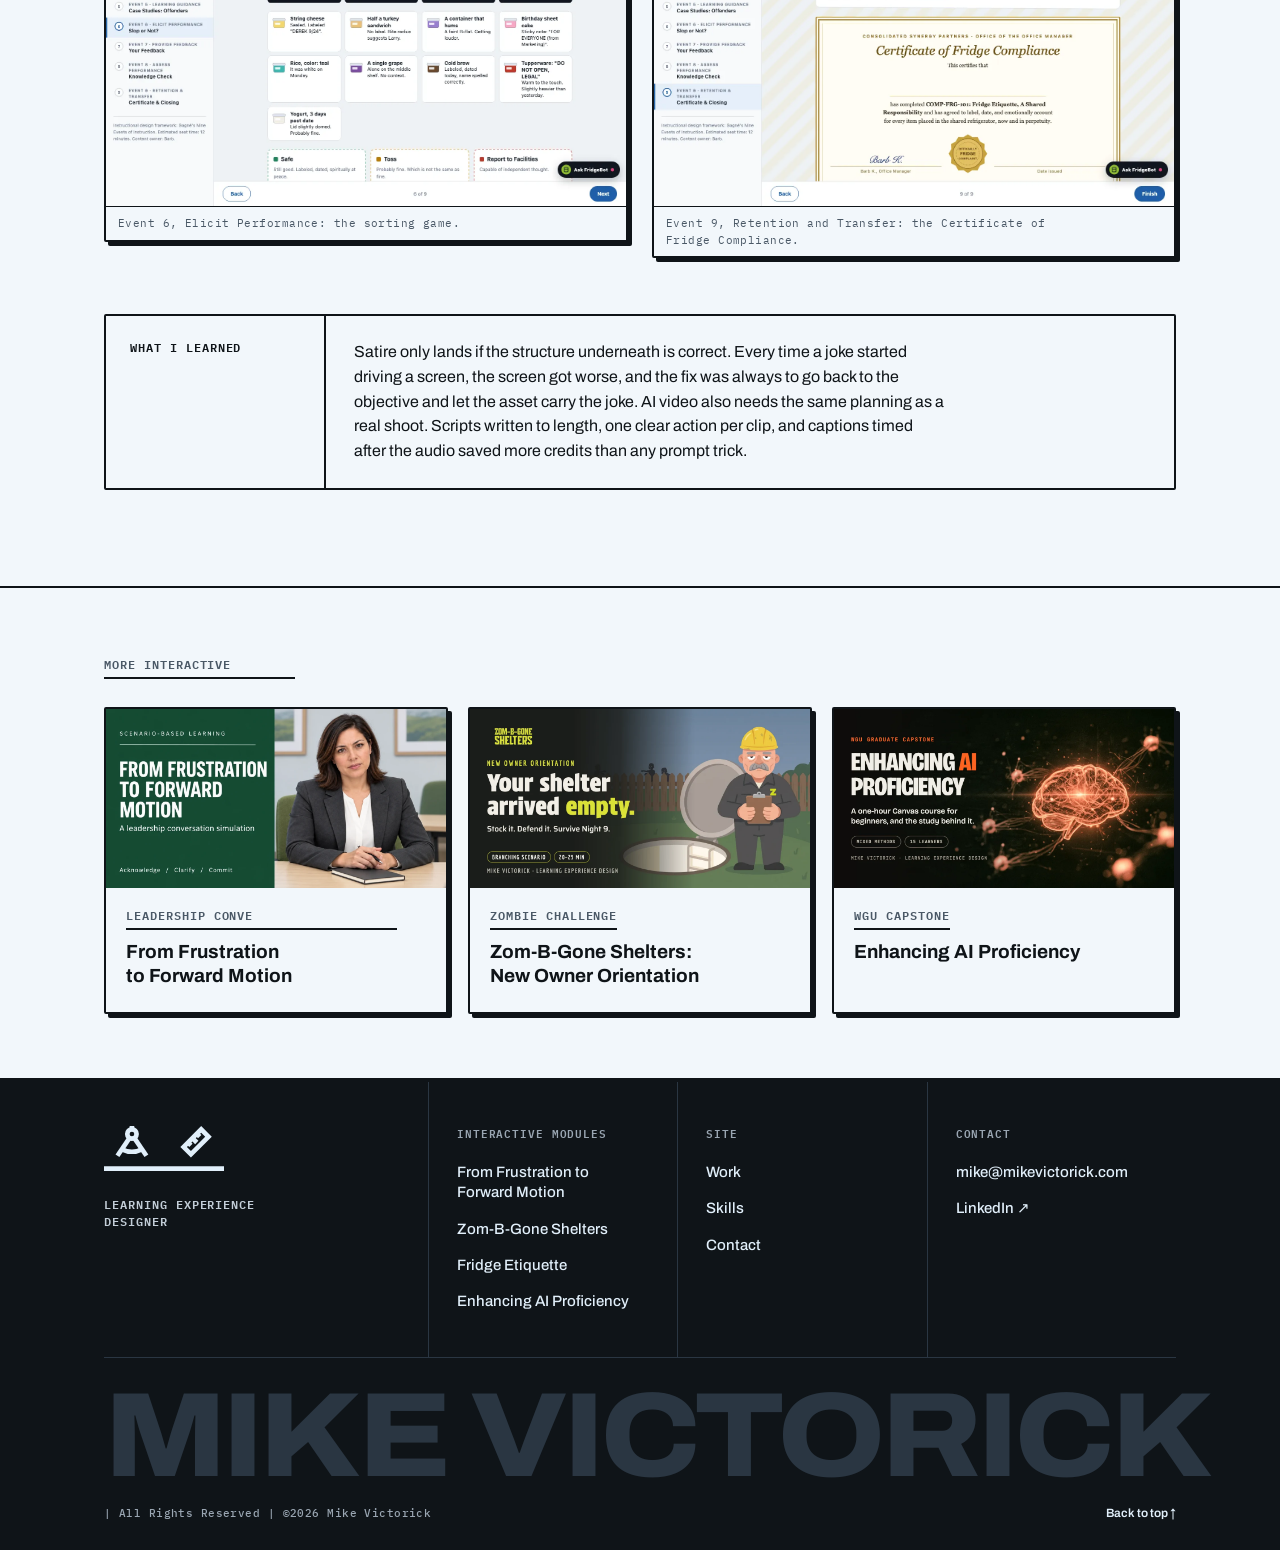
<file: fridge-etiquette.html>
<!DOCTYPE html>
<html lang="en">
<head>
<meta charset="utf-8">
<meta name="viewport" content="width=device-width, initial-scale=1">
<title>Fridge Etiquette | Mike Victorick</title>
<meta name="description" content="Fridge Etiquette, a satirical compliance course built to overdo everything, with the live course embedded and a case study by Mike Victorick.">
<meta name="theme-color" content="#E1EFFA">
<link rel="icon" href="favicon.svg?v=4" type="image/svg+xml">
<link rel="icon" href="favicon.ico?v=4" sizes="48x48">
<link rel="apple-touch-icon" href="apple-touch-icon.png?v=4">
<link rel="preconnect" href="https://fonts.googleapis.com">
<link rel="preconnect" href="https://fonts.gstatic.com" crossorigin>
<link href="https://fonts.googleapis.com/css2?family=Archivo:wdth,wght@62..125,100..900&family=Archivo+Narrow:wght@400..700&family=IBM+Plex+Mono:wght@400;500;600;700&display=swap" rel="stylesheet">
<style>
:root {
  /* core inks — AGAIN Vol.01 */
  --again-flare: #E64800;
  --again-flare-hi: #FF6320;
  --again-flare-deep: #B84900;
  --again-spring: #6DD36C;
  --again-spring-hi: #8ADE89;
  --again-spring-deep: #007E11;
  --again-ink: #0E0D0B;
  --again-ink-2: #25211D;
  --again-ink-3: #35302A;
  --again-ink-4: #484139;
  --again-stone: #696055;
  --again-dust: #A2978A;
  --again-bone-dim: #C9C1B2;
  --again-bone: #F2EFE6;
  --again-paper: #DFDDD1;
  --again-paper-2: #D0CBBC;
  --again-cutout: #FCFBF6;
  --again-line-l: #B7B19E;
  --again-line-l-2: #8A856F;
  --again-fg3-l: #585141;

  /* semantic layer — this site runs the light theme as its base */
  --bg: var(--again-bone);
  --bg-raised: var(--again-paper);
  --bg-card: var(--again-paper-2);
  --bg-inset: var(--again-cutout);
  --fg: var(--again-ink);
  --fg-2: #3D362C;
  --fg-3: var(--again-fg3-l);
  --fg-mute: #7C7461;
  --fg-on-accent: var(--again-bone);
  --line: var(--again-line-l);
  --line-strong: var(--again-line-l-2);
  --accent: var(--again-flare-deep);
  --accent-hover: #D25400;
  --focus: var(--again-spring-deep);

  /* geometry — the signature */
  --again-shear: 25.1deg;
  --again-shear-run: 0.469;

  /* type */
  --font-display: "Bricolage Grotesque", ui-sans-serif, system-ui, -apple-system, "Segoe UI", sans-serif;
  --font-mono: "JetBrains Mono", ui-monospace, SFMono-Regular, Menlo, monospace;
  --wdth-normal: 100;
  --wdth-condensed: 86;
  --fs-2xs: 11px;
  --fs-xs: 12px;
  --fs-sm: 14px;
  --fs-base: 16px;
  --fs-md: 18px;
  --fs-lg: clamp(20px, 1.4vw + 16px, 22px);
  --fs-xl: clamp(24px, 2vw + 18px, 28px);
  --fs-2xl: clamp(29px, 3vw + 20px, 36px);
  --fs-3xl: clamp(35px, 4.4vw + 20px, 48px);
  --fs-5xl: clamp(50px, 8vw + 18px, 86px);
  --ls-poster: -0.035em;
  --ls-tight: -0.022em;
  --ls-snug: -0.008em;
  --ls-label: 0.14em;

  /* labels, 2026-10-07: Bricolage 600 sentence case. Back to mono caps: --font-label var(--font-mono), --label-case uppercase, --label-ls var(--ls-label) */
  --font-label: var(--font-display);
  --label-case: none;
  --label-ls: normal;

  --r-sm: 0;
  --r-md: 0;
  --r-lg: 0;
  --r-full: 0;
  --ease: cubic-bezier(.2, .8, .2, 1);
  --dur-fast: 120ms;
  --dur-slow: 400ms;
}

* { box-sizing: border-box; margin: 0; padding: 0; }
html { scroll-behavior: smooth; scroll-padding-top: 72px; }
body { background-color: var(--bg); color: var(--fg); font-family: var(--font-display); font-variation-settings: "opsz" 14, "wdth" var(--wdth-normal); font-size: 17px; line-height: 1.6; text-wrap: pretty; -webkit-font-smoothing: antialiased; }
body.lb-open { overflow: hidden; }
img { display: block; max-width: 100%; height: auto; }
a { color: var(--accent); text-decoration: none; }
a:hover { color: var(--accent-hover); text-decoration: underline; text-underline-offset: 3px; }
:focus-visible { outline: 2px solid var(--focus); outline-offset: 2px; border-radius: var(--r-sm); }
::selection { background: var(--again-flare-deep); color: var(--again-bone); }

.skip { position: absolute; left: -9999px; top: 8px; background: var(--fg); color: var(--bg); padding: 8px 14px; border-radius: var(--r-sm); z-index: 100; font-family: var(--font-label); font-weight: 600; text-transform: var(--label-case); font-size: 12px; letter-spacing: var(--label-ls); }
.skip:focus { left: 8px; }

.wrap { max-width: 1120px; margin: 0 auto; padding: 0 24px; }

.eyebrow { font-family: var(--font-label); font-size: var(--fs-2xs); font-weight: 600; letter-spacing: var(--ls-label); text-transform: var(--label-case); color: var(--fg-3); }

h1, h2, h3, h4 { font-family: var(--font-display); font-weight: 800; letter-spacing: var(--ls-tight); text-transform: uppercase; text-wrap: balance; margin: 0; }
h1 { font-size: var(--fs-5xl); font-variation-settings: "opsz" 96, "wdth" var(--wdth-normal); line-height: 0.92; letter-spacing: var(--ls-poster); }
h2 { font-size: var(--fs-3xl); font-variation-settings: "opsz" 56, "wdth" var(--wdth-normal); line-height: 1.02; }
h3 { font-size: var(--fs-2xl); font-variation-settings: "opsz" 32, "wdth" var(--wdth-normal); line-height: 1.04; letter-spacing: var(--ls-snug); }
h4 { font-size: var(--fs-md); font-weight: 600; font-variation-settings: "opsz" 18, "wdth" var(--wdth-normal); letter-spacing: -0.01em; line-height: 1.15; }

/* nav */
.nav { position: sticky; top: 0; z-index: 50; background: var(--bg); border-bottom: 1px solid var(--line-strong); transform: translateY(0); transition: transform var(--dur-slow) var(--ease); }
.nav--hidden { transform: translateY(-100%); }
.nav .wrap { display: flex; align-items: center; justify-content: space-between; height: 64px; }
.brand { display: flex; align-items: center; gap: 12px; color: var(--fg); font-weight: 700; font-size: 16px; letter-spacing: 0.01em; text-transform: uppercase; font-family: var(--font-display); font-variation-settings: "opsz" 18, "wdth" var(--wdth-condensed); }
.brand:hover { color: var(--fg); text-decoration: none; }
.brand svg { color: var(--accent); }
.nav ul { list-style: none; display: flex; gap: 28px; }
.nav ul a { color: var(--fg); font-weight: 600; font-size: 13px; font-family: var(--font-label); text-transform: var(--label-case); letter-spacing: var(--label-ls); }
.nav ul a:hover { color: var(--accent); text-decoration: none; }

/* buttons */
.btns { display: flex; flex-wrap: wrap; gap: 12px; margin-top: 36px; }
.btn { position: relative; display: inline-flex; align-items: center; gap: 10px; padding: 13px 22px; min-height: 44px; border-radius: var(--r-sm); font-family: var(--font-label); font-weight: 700; font-size: 13px; letter-spacing: var(--label-ls); text-transform: var(--label-case); border: 1px solid var(--line-strong); color: var(--fg); background: transparent; overflow: hidden; transition: background var(--dur-fast) var(--ease), color var(--dur-fast) var(--ease), border-color var(--dur-fast) var(--ease); }
.btn:hover { text-decoration: none; color: var(--fg); border-color: var(--fg); }
.btn.primary { background: var(--accent); border-color: var(--accent); color: var(--fg-on-accent); }
.btn.primary:hover { background: var(--accent-hover); border-color: var(--accent-hover); color: var(--fg-on-accent); }
.btn.primary::after { content: ""; position: absolute; inset: 0 auto 0 -30%; width: 26%; background: rgba(242,239,230,.22); transform: skewX(var(--again-shear)) translateX(-120%); transition: transform var(--dur-slow) var(--ease); pointer-events: none; }
.btn.primary:hover::after { transform: skewX(var(--again-shear)) translateX(560%); }
.btn .arrow { font-family: var(--font-label); font-weight: 600; }

/* hero */
.hero { padding: 80px 0 88px; }
.hero .wrap { display: grid; grid-template-columns: minmax(0, 1.05fr) minmax(0, 0.95fr); gap: 64px; align-items: center; }
.hero .role { margin-top: 20px; font-family: var(--font-label); font-size: 14px; font-weight: 600; letter-spacing: var(--label-ls); text-transform: var(--label-case); color: var(--accent); }
.hero .lede { margin-top: 20px; max-width: 520px; font-size: 18px; line-height: 1.55; color: var(--fg-2); }
.slash { display: block; height: 14px; border: 0; overflow: hidden; background: repeating-linear-gradient(calc(90deg - var(--again-shear)), var(--accent) 0 3px, transparent 3px 22px); }

.collage { display: grid; grid-template-columns: repeat(2, minmax(0, 1fr)); gap: 16px; }
.tile { position: relative; display: block; border-radius: var(--r-md); overflow: hidden; background: var(--bg-card); border: 1px solid var(--line); transition: border-color var(--dur-fast) var(--ease); }
.tile:hover { text-decoration: none; border-color: var(--line-strong); }
.tile.big { grid-column: 1 / -1; }
.tile img { width: 100%; aspect-ratio: 16 / 9; object-fit: cover; object-position: top; }
.tile:not(.big) img { aspect-ratio: 4 / 3; }
.tile .chip { position: absolute; left: 10px; bottom: 10px; background: var(--again-ink); color: var(--again-bone); font-family: var(--font-label); font-size: 12px; font-weight: 600; letter-spacing: var(--label-ls); text-transform: var(--label-case); padding: 6px 12px 6px 22px; clip-path: polygon(12px 0, 100% 0, 100% 100%, 0 100%); }

section { padding: 96px 0; }
section + section { border-top: 1px solid var(--line); }
#work { padding: 96px 0 0; }
#work + #skills { border-top: none; padding-top: 48px; }
.sec-head { max-width: 760px; margin-bottom: 56px; }
.cs-nav { position: sticky; top: 72px; z-index: 40; display: flex; flex-wrap: wrap; gap: 2px; margin: 0 0 56px; padding: 0; background: var(--again-ink); border: 1px solid var(--again-ink); border-radius: var(--r-md); overflow: hidden; transition: top var(--dur-slow) var(--ease), margin var(--dur-slow) var(--ease), padding var(--dur-slow) var(--ease), background var(--dur-fast) var(--ease), border-color var(--dur-fast) var(--ease); }
html.nav-away .cs-nav { top: 8px; }
.cs-nav.is-stuck { margin-left: -16px; margin-right: -16px; padding: 0 16px; }
.cs-nav.on-dark { background: var(--again-bone); border-color: var(--again-bone); }
.cs-nav a { font-family: var(--font-label); font-size: 11px; font-weight: 600; letter-spacing: var(--label-ls); text-transform: var(--label-case); color: var(--again-dust); padding: 12px 18px; border-bottom: 2px solid transparent; }
.cs-nav a:hover { color: var(--again-bone); text-decoration: none; }
.cs-nav a.active { color: var(--again-flare); border-color: var(--again-flare); }
.cs-nav.on-dark a { color: var(--again-stone); }
.cs-nav.on-dark a:hover { color: var(--again-ink); }
.cs-nav.on-dark a.active { color: var(--again-flare-deep); border-color: var(--again-flare-deep); }
.sec-head h2 { margin-top: 14px; }
.sec-head p { margin-top: 20px; color: var(--fg-2); font-size: 17px; line-height: 1.55; }

/* summary */
.summary .wrap { display: grid; grid-template-columns: minmax(0, 0.9fr) minmax(0, 1.1fr); gap: 64px; align-items: start; }
.summary h2 { margin-top: 14px; }
.summary p.body { font-size: 18px; line-height: 1.6; color: var(--fg-2); }
.summary p.body + p.body { margin-top: 20px; }
.tex { position: relative; isolation: isolate; }
.tex::before { content: ""; position: absolute; inset: 0; z-index: -1; pointer-events: none; background-repeat: repeat; }
.tex--grain::before { opacity: .05; background-image: url("data:image/svg+xml,%3Csvg xmlns='http://www.w3.org/2000/svg' width='180' height='180'%3E%3Cfilter id='n'%3E%3CfeTurbulence type='fractalNoise' baseFrequency='.82' numOctaves='3' stitchTiles='stitch'/%3E%3CfeColorMatrix type='saturate' values='0'/%3E%3C/filter%3E%3Crect width='180' height='180' filter='url(%23n)'/%3E%3C/svg%3E"); background-size: 180px 180px; }

/* case studies */
.cs { position: relative; padding: 88px 0; --cs-bg: var(--bg-raised); }
.cs::before { content: ""; position: absolute; top: 0; bottom: 0; left: 50%; width: 100vw; transform: translateX(-50%); background-color: var(--cs-bg); z-index: -1; }
.cs:nth-of-type(even) {
  --cs-bg: var(--again-ink);
  --bg-card: var(--again-ink-3);
  --fg: var(--again-bone);
  --fg-2: var(--again-bone-dim);
  --fg-3: var(--again-dust);
  --line: var(--again-ink-4);
  --line-strong: var(--again-stone);
  --accent: var(--again-flare);
  --accent-hover: var(--again-flare-hi);
  --fg-on-accent: var(--again-ink);
  --again-spring-deep: var(--again-spring);
  color: var(--fg);
}

.cs-head { display: grid; grid-template-columns: minmax(0, 1fr) minmax(0, 1fr); gap: 56px; align-items: center; }
.cs-head h3 { margin: 14px 0 28px; }
.label { font-family: var(--font-label); font-size: var(--fs-2xs); font-weight: 600; letter-spacing: var(--ls-label); text-transform: var(--label-case); color: var(--accent); }
.lead { margin-top: 8px; font-size: 17px; line-height: 1.6; color: var(--fg-2); }

.facts { display: grid; grid-template-columns: repeat(3, minmax(0, 1fr)); gap: 16px; margin-top: 56px; }
.fact { position: relative; isolation: isolate; background: var(--bg-card); border: 1px solid var(--line); border-radius: var(--r-md); padding: 24px; background-image: repeating-linear-gradient(90deg, rgba(162,151,138,.14) 0 1px, transparent 1px 32px), repeating-linear-gradient(0deg, rgba(162,151,138,.14) 0 1px, transparent 1px 32px); }
.fact .label { color: var(--fg-3); }
.fact p { margin-top: 10px; font-size: 16px; line-height: 1.4; color: var(--fg-2); }

.story { display: grid; grid-template-columns: minmax(0, 1fr) minmax(0, 1fr); gap: 56px; align-items: center; margin-top: 72px; }
.story.solo-col { grid-template-columns: minmax(0, 760px); }
.story h4 { margin-bottom: 14px; text-transform: uppercase; }
.story p { font-size: 16px; line-height: 1.55; color: var(--fg-2); }

.callout { margin-top: 72px; background: var(--bg-card); border: 1px solid var(--line); border-left: 3px solid var(--again-spring-deep); border-radius: 0 var(--r-md) var(--r-md) 0; padding: 32px 36px; }
.callout .label { color: var(--again-spring-deep); }
.callout p { margin-top: 12px; max-width: 820px; font-size: 19px; line-height: 1.5; font-weight: 500; letter-spacing: -0.005em; color: var(--fg-2); }

.learned { margin-top: 72px; max-width: 760px; }
.learned p { font-size: 16px; line-height: 1.55; color: var(--fg-2); }

.gallery-wrap { margin-top: 72px; }
.gallery-wrap > p { max-width: 760px; font-size: 16px; margin-bottom: 28px; line-height: 1.55; color: var(--fg-2); }
.gallery { display: grid; grid-template-columns: repeat(auto-fit, minmax(260px, 1fr)); gap: 20px; }

/* framed visuals and popup triggers */
figure { margin: 0; }
.frame { background: var(--bg-card); border: 1px solid var(--line); border-radius: var(--r-md); overflow: hidden; }
.frame .bar { display: flex; align-items: center; gap: 6px; padding: 10px 14px; border-bottom: 1px solid var(--line); background: var(--bg-raised); font-family: var(--font-label); font-size: 12px; font-weight: 600; letter-spacing: var(--label-ls); text-transform: var(--label-case); color: var(--fg-3); }
.frame .bar i { width: 7px; height: 7px; border-radius: var(--r-full); border: 1px solid var(--line-strong); display: block; }
.frame .bar span { margin-left: 8px; }
.frame figcaption { padding: 12px 16px 14px; border-top: 1px solid var(--line); }
figcaption { font-family: var(--font-label); font-size: 11px; letter-spacing: var(--label-ls); color: var(--fg-3); line-height: 1.5; }
.zoom { position: relative; display: block; cursor: zoom-in; background: var(--bg-raised); }
.zoom img { width: 100%; }
.crop img { aspect-ratio: 4 / 3; object-fit: cover; object-position: top; }
.zoom .hint { position: absolute; right: 12px; bottom: 12px; background: var(--again-ink); color: var(--again-bone); font-family: var(--font-label); font-size: 12px; font-weight: 600; letter-spacing: var(--label-ls); text-transform: var(--label-case); padding: 6px 12px 6px 22px; clip-path: polygon(12px 0, 100% 0, 100% 100%, 0 100%); opacity: 0; transition: opacity var(--dur-fast) linear; }
.zoom:hover .hint, .zoom:focus-visible .hint { opacity: 1; }
.zoom:hover { text-decoration: none; }
@media (hover: none) { .zoom .hint { opacity: 1; } }
.portrait { max-width: 460px; justify-self: center; width: 100%; }

/* interactive modules */
#work + #modules { border-top: none; padding-top: 48px; }
.mods { display: grid; grid-template-columns: repeat(2, minmax(0, 1fr)); gap: 20px; }
.tile.mod { display: flex; flex-direction: column; }
.tile.mod .mod-thumb { position: relative; display: block; }
.tile.mod .mod-thumb img { aspect-ratio: 1200 / 630; }
.mod-body { padding: 24px 24px 28px; display: flex; flex-direction: column; align-items: flex-start; flex: 1; }
.mod-body h3 { font-size: 22px; margin: 10px 0 12px; }
.mod-body h3 a { color: var(--fg); }
.mod-body h3 a:hover { color: var(--accent); text-decoration: none; }
.mod-body p.desc { font-size: 16px; line-height: 1.5; color: var(--fg-2); }
.mod-body .btn { margin-top: auto; }
.mod-body p.desc + .btn { margin-top: 20px; }

/* skills */
.cols { display: grid; grid-template-columns: repeat(3, minmax(0, 1fr)); gap: 20px; }
.cols > div { background: var(--bg-card); border: 1px solid var(--line); border-radius: var(--r-md); padding: 28px; }
.cols h3 { font-size: 20px; margin: 12px 0 18px; }
.list { list-style: none; display: flex; flex-wrap: wrap; gap: 8px; }
.list li { background: var(--again-ink); color: var(--again-bone); padding: 9px 14px 9px 20px; clip-path: polygon(10px 0, 100% 0, 100% 100%, 0 100%); font-size: 13px; line-height: 1.4; }
.list small { display: block; font-family: var(--font-label); font-size: 12px; letter-spacing: var(--label-ls); text-transform: var(--label-case); color: var(--again-dust); margin-top: 3px; }

/* contact band */
.contact { background-color: var(--again-ink); color: var(--again-bone); border-top: 0; }
.contact.tex--grain::before { opacity: .08; }
.contact .eyebrow, .contact .lb-cap { color: var(--again-dust); }
.contact h2 { margin-top: 14px; max-width: 760px; }
.contact .btn { color: var(--again-bone); background: transparent; border-color: var(--again-stone); }
.contact .btn:hover { border-color: var(--again-bone); }
.contact .btn.primary { color: var(--again-ink); background: var(--again-flare); border-color: var(--again-flare); }
.contact .btn.primary:hover { background: var(--again-flare-hi); border-color: var(--again-flare-hi); }
.contact .addr { margin-top: 28px; font-family: var(--font-label); font-size: 14px; letter-spacing: var(--label-ls); color: var(--again-dust); }

footer { position: relative; isolation: isolate; border-top: 1px solid var(--line); padding: 32px 0 48px; }
footer::before { content: ""; position: absolute; inset: 0; z-index: -1; pointer-events: none; opacity: .07; background-image:
    repeating-linear-gradient(calc(90deg - var(--again-shear)), var(--fg) 0 1px, transparent 1px 28px),
    repeating-linear-gradient(0deg, var(--fg) 0 1px, transparent 1px 28px); }
footer .wrap { display: flex; justify-content: space-between; align-items: center; gap: 24px; flex-wrap: wrap; }
footer p { font-family: var(--font-label); font-size: 12px; letter-spacing: var(--label-ls); color: var(--fg-3); max-width: 720px; line-height: 1.6; }
.footer-brand { display: flex; align-items: center; gap: 12px; }

/* popup viewer */
dialog#lb { border: 0; padding: 0; background: transparent; max-width: 100vw; max-height: 100vh; width: 100vw; height: 100vh; margin: 0; color: var(--again-bone); }
dialog#lb::backdrop { background-color: rgba(14, 13, 11, 0.92); }
.lb-shell { position: relative; width: 100%; height: 100%; display: flex; flex-direction: column; align-items: center; justify-content: center; padding: 56px 72px 24px; gap: 14px; }
.lb-body { width: min(1100px, 100%); max-height: calc(100vh - 150px); overflow: auto; border-radius: var(--r-md); background: var(--again-ink-2); border: 1px solid var(--again-stone); }
.lb-body img { width: 100%; height: auto; max-width: none; }
.lb-cap { font-family: var(--font-label); font-size: 12px; letter-spacing: var(--label-ls); color: var(--again-bone-dim); text-align: center; max-width: 760px; min-height: 1.5em; }
.lb-btn { position: absolute; width: 40px; height: 40px; border-radius: var(--r-sm); border: 1px solid var(--again-stone); background: var(--again-ink-2); color: var(--again-bone); font-family: var(--font-label); font-weight: 600; font-size: 16px; cursor: pointer; display: grid; place-items: center; transition: border-color var(--dur-fast) var(--ease); }
.lb-btn:hover { border-color: var(--again-bone); }
.lb-close { top: 16px; right: 16px; }
.lb-prev { left: 16px; top: 50%; transform: translateY(-50%); }
.lb-next { right: 16px; top: 50%; transform: translateY(-50%); }
.lb-btn[hidden] { display: none; }

/* brand 2026-10-07: paper ground, cut-paper strips, no hairline structure */
body { background-image: url(textures/scans/grain-57.webp); background-size: 700px; background-blend-mode: multiply; }
.cs::before { background-image: url(textures/scans/grain-57.webp); background-size: 700px; background-blend-mode: multiply; }
.cs:nth-of-type(even)::before { background-image: none; }
section + section, #work section { border-top: 0; }
h1 { font-variation-settings: "opsz" 96, "wdth" 75; }
.hero h1 { font-size: clamp(56px, 7.6vw, 104px); }

.eyebrow, .label { display: inline-block; padding: 4px 10px 5px; font-size: 12px; line-height: 1.3; transform: rotate(-1.4deg); transform-origin: left center; }
.eyebrow, .sec-head p.eyebrow { background: var(--fg); color: var(--cs-bg, var(--bg)); }
.contact .eyebrow, .contact .sec-head p.eyebrow { background: var(--again-bone); color: var(--again-ink); }
.label, .fact .label { background: var(--accent); color: var(--fg-on-accent); }
.callout .label { background: var(--again-spring-deep); color: var(--again-bone); transform: rotate(.8deg); }
.cs:nth-of-type(even) .callout .label { color: var(--again-ink); }
.fact:nth-child(2) .label { transform: rotate(.9deg); }
.fact:nth-child(3) .label { transform: rotate(-.6deg); }

.fact { background: none; border: 0; border-radius: 0; padding: 0; }
.fact p { margin-top: 14px; }
.callout { background: none; border: 0; border-radius: 0; padding: 0; }

.tile { border: 0; background: var(--again-cutout); box-shadow: 0 12px 26px rgba(37, 33, 29, .2); transition: transform var(--dur-slow) var(--ease); }
.tile:hover { border: 0; transform: translateY(-3px) rotate(-.5deg); }
.cols > div { background: none; border: 0; border-radius: 0; padding: 0; }

.frame { border: 0; border-radius: 0; background: var(--again-cutout); padding: 8px; box-shadow: 0 12px 26px rgba(37, 33, 29, .22); }
.frame .bar { border-bottom: 0; background: none; padding: 0 0 8px; }
.frame .bar i { display: none; }
.frame .bar span { margin-left: 0; }
.frame figcaption { border-top: 0; padding: 10px 6px 4px; }
.crop img { aspect-ratio: auto; }
.gallery { align-items: start; gap: 28px; }
.gallery > :nth-child(odd) { transform: rotate(-.8deg); }
.gallery > :nth-child(even) { transform: rotate(.9deg) translateY(12px); }

.cs-nav, .cs-nav.on-dark { background: none; border: 0; border-radius: 0; overflow: visible; gap: 10px; }
.cs-nav.is-stuck { margin-left: 0; margin-right: 0; padding: 0; }
.cs-nav a { background: var(--again-ink); color: var(--again-bone); padding: 8px 14px; font-size: 13px; border: 0; box-shadow: 0 4px 10px rgba(14, 13, 11, .25); transition: background var(--dur-fast) var(--ease), color var(--dur-fast) var(--ease); }
.cs-nav a:nth-child(odd) { transform: rotate(-1deg); }
.cs-nav a:nth-child(even) { transform: rotate(.8deg); }
.cs-nav a:hover { background: var(--again-ink-3); color: var(--again-bone); }
.cs-nav a.active { background: var(--again-flare-deep); color: var(--again-bone); border: 0; }
.cs-nav.on-dark a { background: var(--again-bone); color: var(--again-ink); }
.cs-nav.on-dark a:hover { background: var(--again-paper); color: var(--again-ink); }
.cs-nav.on-dark a.active { background: var(--again-flare); color: var(--again-ink); border: 0; }

footer { border-top: 0; }
footer::before { display: none; }

@media (min-width: 901px) {
  .fact:nth-child(2), .cols > div:nth-child(2), .mods:not(.single) > :nth-child(2) { margin-top: 36px; }
}
/* brand 2026-10-07b: alternating grounds, textured ink, solid buttons */
:root { --bg-band: #D0C9B4; --grain-paper: url(textures/scans/grain-57.webp); --grain-ink: url(textures/scans/grain-72.webp); }
.slash { display: none; }
.band { background-color: var(--bg-band); background-image: var(--grain-paper); background-size: 700px; background-blend-mode: multiply; }
.cs { --cs-bg: var(--bg-band); }
.cs:nth-of-type(even)::before { background-image: var(--grain-ink); background-size: 600px; background-blend-mode: normal; }
#cs-capstone { --cs-bg: var(--bg); }
.contact { background-image: var(--grain-ink); background-size: 600px; }
.contact.tex--grain::before { display: none; }
.nav { background-color: var(--bg); background-image: var(--grain-paper); background-size: 700px; background-blend-mode: multiply; border-bottom: 0; box-shadow: 0 6px 14px -8px rgba(37, 33, 29, .4); }
.btn { background: var(--again-cutout); border-color: var(--fg); }
.btn:hover { background: var(--again-cutout); }
.contact .btn { background: var(--again-ink-3); border-color: var(--again-stone); }
.contact .btn:hover { background: var(--again-ink-3); }
/* brand 2026-10-07c: ink nav and footer, dark grain at 10% */
.nav, footer { position: relative; isolation: isolate; background: var(--again-ink); background-image: none; border: 0; color: var(--again-bone); }
.nav { position: sticky; box-shadow: 0 8px 18px -10px rgba(14, 13, 11, .55); }
.nav::before, footer::before { content: ""; display: block; position: absolute; inset: 0; z-index: -1; pointer-events: none; background-image: url(textures/scans/grain-72-lift.webp); background-size: 600px; opacity: .1; }
.brand, .brand:hover { color: var(--again-bone); }
.brand svg, footer .footer-brand svg { color: var(--again-flare); }
.nav ul a { color: var(--again-bone); }
.nav ul a:hover { color: var(--again-flare); }
footer p { color: rgba(242, 239, 230, .72); }
footer a { color: var(--again-bone); }
.sec-head p.eyebrow, .contact .sec-head p.eyebrow { margin-top: 0; font-size: 12px; line-height: 1.3; }
h1 { letter-spacing: -0.01em; line-height: 1; }
/* brand 2026-10-07d: cut-paper slabs behind prose */
body { overflow-x: clip; }
.fact, .story > div:not(.frame), .callout, .learned, .slab, .summary .wrap > div:last-child {
  --fg: var(--again-ink); --fg-2: #2E2A24; --fg-3: var(--again-stone);
  --accent: var(--again-flare-deep); --again-spring-deep: #007E11;
  position: relative; background: var(--again-cutout); background-image: none; color: var(--again-ink);
  border: 0; border-radius: 0; padding: 28px 32px; box-shadow: 0 12px 26px rgba(14, 13, 11, .28);
}
.story h4, .learned h4 { color: var(--again-ink); }
.fact .label, .slab .label { background: var(--again-flare-deep); color: var(--again-bone); }
.fact:nth-child(odd) { transform: rotate(-.4deg); }
.fact:nth-child(even) { transform: rotate(.35deg); }
.story > div:not(.frame) { transform: rotate(-.3deg); }
.callout { transform: rotate(.25deg); max-width: 880px; }
.callout .label, .cs:nth-of-type(even) .callout .label { background: var(--again-spring-deep); color: var(--again-bone); }
.learned { max-width: 780px; transform: rotate(-.25deg); }
.slab { margin-top: 24px; transform: rotate(.3deg); }
.slab .lead { margin-top: 10px; }
.summary .wrap > div:last-child { transform: rotate(.3deg); }
.slab h4 { color: var(--again-ink); }
.gallery-wrap.slab { margin-top: 72px; max-width: 780px; }
.slab ul { margin: 10px 0 0 20px; }
.sec-head p:not(.eyebrow) { display: inline-block; background: var(--again-cutout); color: var(--again-ink); padding: 18px 24px; box-shadow: 0 12px 26px rgba(14, 13, 11, .28); transform: rotate(-.3deg); }
@media (max-width: 900px) {
  .fact, .story > div:not(.frame), .callout, .learned, .slab, .summary .wrap > div:last-child { padding: 22px 20px; }
  .gallery-wrap.slab { margin-top: 48px; }
}

@media (max-width: 900px) {
  section { padding: 64px 0; }
  .hero { padding: 56px 0 56px; }
  .hero .wrap, .summary .wrap, .cs-head, .story { grid-template-columns: 1fr; gap: 36px; }
  .story.solo-col { grid-template-columns: 1fr; }
  .cs { padding: 64px 0; }
  #work { padding: 64px 0 0; }
  #work + #skills { padding-top: 32px; }
  #work + #modules { padding-top: 32px; }
  .mods { grid-template-columns: 1fr; }
  .facts { grid-template-columns: 1fr; margin-top: 40px; }
  .story, .callout, .learned, .gallery-wrap { margin-top: 48px; }
  .callout { padding: 24px; }
  .callout p { font-size: 18px; }
  .cols { grid-template-columns: 1fr; }
  .nav ul { gap: 18px; }
  .summary p.body { font-size: 17px; }
  .lb-shell { padding: 64px 12px 16px; }
  .lb-prev { left: 8px; top: auto; bottom: 8px; transform: none; }
  .lb-next { right: 8px; top: auto; bottom: 8px; transform: none; }
  .lb-body { max-height: calc(100vh - 170px); }
}
@media (prefers-reduced-motion: reduce) { html { scroll-behavior: auto; } .zoom .hint, .btn, .tile, .lb-btn, .btn.primary::after { transition: none; } }

/* module pages */
main { overflow-x: clip; }
.page-head { padding: 48px 0 64px; }
.back { display: inline-block; font-family: var(--font-label); font-size: 12px; font-weight: 600; letter-spacing: var(--label-ls); text-transform: var(--label-case); color: var(--fg); margin-bottom: 40px; }
.back:hover { color: var(--accent); text-decoration: none; }
.page-head h1 { margin-top: 18px; }
.page-head .lede { margin-top: 20px; max-width: 560px; font-size: 18px; line-height: 1.55; color: var(--fg-2); }
section.pg { padding: 64px 0; }
section.pg-end { padding: 64px 0 0; }
.embed { position: relative; aspect-ratio: 16 / 10; background: var(--bg-inset); }
.embed iframe { position: absolute; inset: 0; width: 100%; height: 100%; border: 0; display: block; }
.module-note { margin-top: 20px; font-family: var(--font-label); font-size: 12px; letter-spacing: var(--label-ls); color: var(--fg-3); }
.btns.tight { margin-top: 20px; }
.gallery.two { grid-template-columns: repeat(2, minmax(0, 1fr)); }
.story p + p { margin-top: 14px; }
.fact ul, .callout ul, .gallery-wrap ul { padding-left: 20px; margin-top: 10px; }
.fact li, .gallery-wrap li { font-size: 16px; line-height: 1.4; color: var(--fg-2); margin-top: 6px; }
.callout li { font-size: 17px; line-height: 1.5; font-weight: 500; color: var(--fg-2); margin-top: 6px; max-width: 820px; }
.callout p + ul, .callout ul + p { margin-top: 12px; }
.learned p + p { margin-top: 14px; }
@media (max-width: 900px) {
  .page-head { padding: 32px 0 40px; }
  section.pg { padding: 48px 0; }
  section.pg-end { padding: 48px 0 0; }
  .embed { aspect-ratio: 3 / 4; }
  .gallery.two { grid-template-columns: 1fr; }
}




/* footer 2026-10-09: shared on every page. Cells + hairlines from basement.studio, 2px rule from henry.codes, oversized name from egstad.com. Flare only on hover. */
footer.foot { position: relative; isolation: isolate; padding: 0; background: #0E0D0B; color: #F2EFE6; border: 0; border-top: 2px solid #484139; font-family: "Bricolage Grotesque", Arial, sans-serif; overflow: hidden; }
footer.foot .foot-in { max-width: 1120px; margin: 0 auto; padding: 0 24px; display: block; }
footer.foot .foot-top { display: grid; grid-template-columns: 1.3fr repeat(3, 1fr); }
footer.foot .foot-top > * { padding: 44px 28px 40px; border-left: 1px solid #35302A; }
footer.foot .foot-top > :first-child { border-left: 0; padding-left: 0; }
footer.foot .foot-home { display: inline-block; line-height: 0; }
footer.foot .foot-mark { display: block; color: #E64800; flex: none; }
footer.foot .foot-role { margin: 18px 0 0; max-width: 24ch; font-size: 15px; font-weight: 600; line-height: 1.4; letter-spacing: 0; color: #C9C1B2; }
footer.foot .foot-h { margin: 0 0 16px; font-size: 12px; font-weight: 600; line-height: 1.3; letter-spacing: .02em; color: #A2978A; }
footer.foot .foot-links { list-style: none; margin: 0; padding: 0; display: grid; gap: 4px; }
footer.foot .foot-links a { display: inline-block; padding: 6px 0; font-size: 15px; font-weight: 500; line-height: 1.35; color: #F2EFE6; text-decoration: none; }
footer.foot .foot-links a:hover, footer.foot .foot-base a:hover { color: #E64800; }
footer.foot a:focus-visible { outline: 3px solid #E64800; outline-offset: 4px; }
footer.foot .foot-name { margin: 0; padding: 30px 0 0; border-top: 1px solid #35302A; font-weight: 800; text-transform: uppercase; font-size: min(229px, calc((100vw - 48px) / 4.67)); max-width: none; line-height: .8; letter-spacing: -.03em; font-variation-settings: "opsz" 96, "wdth" 75; color: #35302A; white-space: nowrap; user-select: none; }
footer.foot .foot-base { display: flex; justify-content: space-between; align-items: center; gap: 16px; flex-wrap: wrap; padding: 20px 0 28px; }
footer.foot .foot-base p { margin: 0; max-width: none; font-size: 12px; font-weight: 500; line-height: 1.6; letter-spacing: 0; color: rgba(242, 239, 230, .72); }
footer.foot .foot-base a { font-size: 12px; font-weight: 600; color: #F2EFE6; text-decoration: none; }
@media (max-width: 900px) {
  footer.foot .foot-top { grid-template-columns: repeat(3, 1fr); }
  footer.foot .foot-top > :first-child { grid-column: 1 / -1; padding: 36px 0 28px; }
  footer.foot .foot-top > :nth-child(2) { border-left: 0; padding-left: 0; }
}
@media (max-width: 640px) {
  footer.foot .foot-top { grid-template-columns: 1fr; }
  footer.foot .foot-top > * { padding: 28px 0; border-left: 0; border-top: 1px solid #35302A; }
  footer.foot .foot-top > :first-child { border-top: 0; padding: 32px 0 28px; }
}
@media (max-width: 900px) {
  footer.foot .foot-base a { display: inline-block; padding: 12px 0; margin-block: -12px; }
}

/* more modules 2026-10-09: bottom-of-page portfolio nav on the course pages */
.more-mods { display: grid; grid-template-columns: repeat(3, minmax(0, 1fr)); gap: 20px; margin-top: 28px; }
.more-mods .mod-body { padding: 20px 20px 24px; }
.more-mods .mod-body h3 { font-size: 19px; line-height: 1.25; margin: 10px 0 0; }
@media (max-width: 700px) { .more-mods { grid-template-columns: 1fr; } }

/* floating nav 2026-10-09: the ink bar is inset from the edges and sits over the page */
html { scroll-padding-top: 96px; }
header.nav { position: sticky; top: 12px; margin: 12px 0 0; background: transparent; background-image: none; border: 0; box-shadow: none; pointer-events: none; isolation: auto; }
header.nav::before { display: none; }
header.nav .wrap { position: relative; isolation: isolate; pointer-events: auto; width: calc(100% - 24px); background: #0E0D0B; border: 1px solid #35302A; box-shadow: 0 16px 32px -14px rgba(14, 13, 11, .65); }
header.nav .wrap::before { content: ""; position: absolute; inset: 0; z-index: -1; pointer-events: none; background: url(textures/scans/grain-72-lift.webp) 0 0 / 600px; opacity: .1; }
header.nav.nav--hidden { transform: translateY(calc(-100% - 24px)); }
.cs-nav { top: 92px; }
html.nav-away .cs-nav { top: 8px; }
@media (max-width: 900px) {
  header.nav .brand, .page-head .back { display: inline-flex; align-items: center; padding-block: 12px; margin-block: -12px; }
}
</style>
<link rel="stylesheet" href="assets/lxd-theme.css">
<script>try{if(/[?&]theme=invert/.test(location.search)||localStorage.getItem('lxd-theme')==='invert')document.documentElement.setAttribute('data-theme','invert')}catch(e){}</script>
<script src="assets/lxd-theme.js" defer></script>
<script src="assets/lxd-motion.js" defer></script>
</head>
<body>
<a class="skip" href="#module">Skip to the course</a>

<header class="nav">
  <div class="wrap">
    <a class="brand" href="index.html#top" aria-label="Mike Victorick, top of page">
      <svg role="img" aria-label="Mike Victorick, learning experience design" width="104" height="39" viewBox="10 12.75 116 43.5" fill="none" stroke="currentColor" stroke-width="4.5"><g transform="translate(5,0)"><line x1="32" y1="12.75" x2="32" y2="16"/><circle cx="32" cy="20.5" r="4.5"/><line x1="29.6" y1="24.5" x2="18" y2="41.5"/><line x1="34.4" y1="24.5" x2="46" y2="41.5"/><path d="M22.3 35.3 Q32 40 41.7 35.3"/></g><g transform="translate(67,0)"><g transform="rotate(-45 32 28)"><rect x="20" y="23" width="24" height="10"/><line x1="26" y1="23" x2="26" y2="27"/><line x1="32" y1="23" x2="32" y2="29"/><line x1="38" y1="23" x2="38" y2="27"/></g></g><line x1="10" y1="54" x2="126" y2="54"/></svg>
    </a>
    <nav aria-label="Primary">
      <ul>
        <li><a href="index.html#work">Work</a></li>
        <li><a href="index.html#skills">Skills</a></li>
        <li><a href="index.html#contact">Contact</a></li>
      <li><button type="button" class="theme-toggle" aria-pressed="false" aria-label="Invert colors"><svg viewBox="0 0 16 16" aria-hidden="true"><rect x="1.5" y="1.5" width="13" height="13" fill="none" stroke="currentColor" stroke-width="2"/><path d="M8 1.5h6.5v13H8z" fill="currentColor"/></svg>Invert</button></li></ul>
    </nav>
  </div>
</header>

<main id="top">

  <div class="page-head">
    <div class="wrap">
      <a class="back" href="index.html#modules"><span aria-hidden="true">←</span> Back to portfolio</a>
      <p class="eyebrow">Interactive module</p>
      <h1>Fridge Etiquette</h1>
      <p class="lede">A compliance course about the breakroom fridge, built to overdo everything. Try it here or open it full screen.</p>
    </div>
  </div>

  <section id="module" class="pg band" aria-labelledby="module-h">
    <div class="wrap">
      <h2 id="module-h" class="eyebrow">The course</h2>
      <figure class="frame" style="margin-top: 14px;">
        <div class="bar"><i></i><i></i><i></i><span>Live course</span></div>
        <div class="embed"><iframe src="https://mikevictorick.github.io/fridge-etiquette/" title="Fridge Etiquette: A Shared Responsibility, interactive compliance course" loading="lazy" allow="fullscreen"></iframe></div>
      </figure>
      <div class="btns tight">
        <a class="btn primary" href="https://mikevictorick.github.io/fridge-etiquette/" target="_blank" rel="noopener">Open full screen <span class="arrow" aria-hidden="true">↗</span></a>
      </div>
      <p class="module-note">Opens the live course in a new tab.</p>
    </div>
  </section>

  <section id="screens" class="pg" aria-labelledby="screens-h">
    <div class="wrap">
      <div class="sec-head">
        <p class="eyebrow">Screens</p>
        <h2 id="screens-h">Four screens from the course</h2>
      </div>
      <div class="gallery two">
            <figure class="frame">
              <a class="zoom" href="images/fe-start.webp" target="_blank" rel="noopener"><img src="images/fe-start.webp" width="1400" height="875" loading="lazy" decoding="async" alt="Course opening screen with Barb's urgent video message, a red priority banner, and the course outline in the sidebar."><span class="hint">Enlarge</span></a>
              <figcaption>Event 1, Gain Attention: an urgent video message from Barb.</figcaption>
            </figure>
            <figure class="frame">
              <a class="zoom" href="images/fe-objectives.webp" target="_blank" rel="noopener"><img src="images/fe-objectives.webp" width="1400" height="875" loading="lazy" decoding="async" alt="Course screen showing the Fridge Compliance Maturity Pyramid infographic, with eight numbered objectives around a five-tier pyramid."><span class="hint">Enlarge</span></a>
              <figcaption>Event 2: the objectives infographic. It will not be on the test.</figcaption>
            </figure>
            <figure class="frame">
              <a class="zoom" href="images/fe-slop.webp" target="_blank" rel="noopener"><img src="images/fe-slop.webp" width="1400" height="875" loading="lazy" decoding="async" alt="Slop or Not sorting game with a score panel, nine fridge items to sort, and Safe, Toss, and Report to Facilities bins."><span class="hint">Enlarge</span></a>
              <figcaption>Event 6, Elicit Performance: the sorting game.</figcaption>
            </figure>
            <figure class="frame">
              <a class="zoom" href="images/fe-certificate.webp" target="_blank" rel="noopener"><img src="images/fe-certificate.webp" width="1400" height="875" loading="lazy" decoding="async" alt="Certificate of Fridge Compliance screen with a name field and a gold-sealed certificate signed by Barb."><span class="hint">Enlarge</span></a>
              <figcaption>Event 9, Retention and Transfer: the Certificate of Fridge Compliance.</figcaption>
            </figure>
      </div>
    </div>
  </section>

  <section id="case-study" class="pg-end">
    <div class="wrap">
      <article class="cs" id="cs4" aria-labelledby="cs4-h">
        <div class="cs-head">
          <div>
            <p class="eyebrow">Case study</p>
            <h3 id="cs4-h">Fridge Etiquette: A Compliance Course Built to Overdo Everything</h3>
            <div class="slab"><p class="label">Business problem</p>
            <p class="lead">A design challenge brief: Office Manager Barb keeps posting signs about the breakroom fridge, and employees keep leaving spoiled, unlabeled food anyway. The assignment was a refrigerator compliance course built with deliberately excessive AI-generated content, the kind of course that looks polished at first glance and slowly reveals it is doing the absolute most for no reason.</p></div>
          </div>
          <figure class="frame">
            <div class="bar"><i></i><i></i><i></i><span>Course cover</span></div>
            <a class="zoom" href="images/fe-cover.webp" target="_blank" rel="noopener"><img src="images/fe-cover.webp" width="1200" height="630" loading="lazy" decoding="async" alt="Course cover reading Fridge Etiquette, A Shared Responsibility, with Barb smiling intensely beside a banner that says Mandatory, so is joy."><span class="hint">Enlarge</span></a>
            <figcaption>Course cover. Barb has an urgent message.</figcaption>
          </figure>
        </div>

        <div class="facts">
          <div class="fact"><p class="label">Audience</p><p>Two audiences at once. Inside the fiction, every employee at a mid-size company who uses the shared fridge. Outside it, instructional designers in The eLearning Designer's Academy community, who would recognize every compliance-course habit being exaggerated.</p></div>
          <div class="fact"><p class="label">Constraints</p><p>The brief required eight elements: a talking-head video with an unsettling AI avatar, a 3D action figure, a caricature, an overcomplicated infographic, overdone AI video, inaccurate stock photos, vibe-coded games, and at least one interaction that exists because it can. The course still had to teach to the brief's real learning objectives. It had to run as a single file with no LMS or back end so anyone could open it from a link. AI video was paid by the credit, so every clip had to be scripted to work on the first or second generation.</p></div>
          <div class="fact"><p class="label">My role</p><p>Designer, writer, and producer. I set the instructional structure, wrote Barb's scripts, generated and art-directed every image, voice track, and video, and directed the build. Claude (Anthropic's AI) wrote the HTML and JavaScript under my direction.</p></div>
        </div>

        <div class="story">
          <div>
            <h4>Approach</h4>
            <p>I built the instructional design straight and put all of the absurdity in the assets. The course runs nine screens mapped to Gagné's Nine Events of Instruction, from an urgent video message from Barb (gain attention) to a Certificate of Fridge Compliance (retention and transfer). Each activity maps to an objective from the brief. The Slop or Not? sorting game uses the brief's own three categories as its bins: still good, probably fine, and capable of independent thought. Three offender case studies (Larry from Payroll, Denise from Marketing, Todd from IT) each cover one objective: unlabeled leftovers, lack of space, and smells. Each has three decision points with Barb's guidance. A five-question knowledge check with drag matching and a branching question gates the certificate at 80 percent.</p>
            <p>Every required element sits inside that structure. The infographic is a Fridge Compliance Maturity Pyramid with percentages that add up to 225. The stock photos have six fingers and an arm with a hand at each end, and the captions describe them as if nothing is wrong. Barb's action figure ships with a Leftovers Defender shield and a Passive-Aggressive Post-It Launcher. FridgeBot, a chatbot that lives in the fridge, is the interaction that exists because it can.</p>
            <p>For production, I generated Barb's reference sheet and stills in Gemini and ChatGPT, built her voice in ElevenLabs, and lip-synced four talking-head videos on Higgsfield (Wan 2.7) with captions timed to the audio. B-roll was animated on Seedance 2.0. The sorting game works by drag or by click, so it does not depend on a mouse. A hidden reviewer unlock opens the last two screens so judges can get to the assessment and certificate without replaying the course.</p>
          </div>
          <figure class="frame">
            <a class="zoom" href="images/fe-objectives.webp" target="_blank" rel="noopener"><img src="images/fe-objectives.webp" width="1400" height="875" loading="lazy" decoding="async" alt="Course screen showing the Fridge Compliance Maturity Pyramid infographic, with eight numbered objectives around a five-tier pyramid."><span class="hint">Enlarge</span></a>
            <figcaption>Event 2: the objectives infographic. It will not be on the test.</figcaption>
          </figure>
        </div>

        <div class="callout">
          <p class="label">Evidence of impact</p>
          <p>This was a contest entry, so there is no learner data. The finished course is live and public, and it runs in a browser with no login: <a href="https://mikevictorick.github.io/fridge-etiquette/" target="_blank" rel="noopener">mikevictorick.github.io/fridge-etiquette</a>.</p>
        </div>

        <div class="gallery-wrap">
          <div class="slab"><h4 style="margin-bottom: 14px;">Deliverables</h4>
          <p>A nine-screen interactive course in a single HTML file, hosted on GitHub Pages. Four AI avatar videos with captions, animated B-roll, a sorting game, three branching case studies, a knowledge check, a certificate (printing disabled by Facilities), and a set of share thumbnails.</p></div>
          <div class="gallery two">
            <figure class="frame">
              <a class="zoom" href="images/fe-slop.webp" target="_blank" rel="noopener"><img src="images/fe-slop.webp" width="1400" height="875" loading="lazy" decoding="async" alt="Slop or Not sorting game with a score panel, nine fridge items to sort, and Safe, Toss, and Report to Facilities bins."><span class="hint">Enlarge</span></a>
              <figcaption>Event 6, Elicit Performance: the sorting game.</figcaption>
            </figure>
            <figure class="frame">
              <a class="zoom" href="images/fe-certificate.webp" target="_blank" rel="noopener"><img src="images/fe-certificate.webp" width="1400" height="875" loading="lazy" decoding="async" alt="Certificate of Fridge Compliance screen with a name field and a gold-sealed certificate signed by Barb."><span class="hint">Enlarge</span></a>
              <figcaption>Event 9, Retention and Transfer: the Certificate of Fridge Compliance.</figcaption>
            </figure>
          </div>
        </div>

        <div class="learned">
          <h4 style="margin-bottom: 14px;">What I learned</h4>
          <p>Satire only lands if the structure underneath is correct. Every time a joke started driving a screen, the screen got worse, and the fix was always to go back to the objective and let the asset carry the joke. AI video also needs the same planning as a real shoot. Scripts written to length, one clear action per clip, and captions timed after the audio saved more credits than any prompt trick.</p>
        </div>
      </article>
    </div>
  </section>

  <section id="more" class="pg band" aria-labelledby="more-h">
    <div class="wrap">
      <h2 id="more-h" class="eyebrow">More interactive modules</h2>
      <div class="more-mods">
        <article class="tile mod">
          <a class="mod-thumb" href="modules/forward-motion/" tabindex="-1" aria-hidden="true"><img src="images/forward-motion-cover.webp" width="1200" height="630" loading="lazy" decoding="async" alt="From Frustration to Forward Motion course cover showing a fictional educator in a professional meeting."></a>
          <div class="mod-body"><p class="eyebrow">Leadership conversation simulation</p><h3><a href="modules/forward-motion/">From Frustration to Forward Motion</a></h3></div>
        </article>
        <article class="tile mod">
          <a class="mod-thumb" href="zom-b-gone.html" tabindex="-1" aria-hidden="true"><img src="images/zbg-cover.webp" width="1200" height="630" loading="lazy" decoding="async" alt="Zom-B-Gone Shelters title card reading &quot;Your shelter arrived empty,&quot; with an unimpressed install tech in a hard hat beside an open, empty backyard shelter while zombies lean over the fence."></a>
          <div class="mod-body"><p class="eyebrow">Zombie challenge</p><h3><a href="zom-b-gone.html">Zom-B-Gone Shelters: New Owner Orientation</a></h3></div>
        </article>
        <article class="tile mod">
          <a class="mod-thumb" href="capstone.html" tabindex="-1" aria-hidden="true"><img src="images/cap-cover.webp" width="1200" height="630" loading="lazy" decoding="async" alt="Title card reading Enhancing AI Proficiency, WGU graduate capstone, beside a glowing orange brain on a black background."></a>
          <div class="mod-body"><p class="eyebrow">WGU capstone</p><h3><a href="capstone.html">Enhancing AI Proficiency</a></h3></div>
        </article>
      </div>
    </div>
  </section>

</main>

<footer class="foot site-foot">
  <div class="foot-in">
    <div class="foot-top">
      <div class="foot-id">
        <a class="foot-home" href="index.html#top" aria-label="Mike Victorick, home"><svg class="foot-mark" role="img" aria-label="Mike Victorick, learning experience design" width="104" height="39" viewBox="10 12.75 116 43.5" fill="none" stroke="currentColor" stroke-width="4.5"><g transform="translate(5,0)"><line x1="32" y1="12.75" x2="32" y2="16"/><circle cx="32" cy="20.5" r="4.5"/><line x1="29.6" y1="24.5" x2="18" y2="41.5"/><line x1="34.4" y1="24.5" x2="46" y2="41.5"/><path d="M22.3 35.3 Q32 40 41.7 35.3"/></g><g transform="translate(67,0)"><g transform="rotate(-45 32 28)"><rect x="20" y="23" width="24" height="10"/><line x1="26" y1="23" x2="26" y2="27"/><line x1="32" y1="23" x2="32" y2="29"/><line x1="38" y1="23" x2="38" y2="27"/></g></g><line x1="10" y1="54" x2="126" y2="54"/></svg></a>
        <p class="foot-role">Learning Experience Designer</p>
      </div>
      <nav aria-label="Courses">
        <p class="foot-h">Interactive modules</p>
        <ul class="foot-links">
            <li><a href="modules/forward-motion/">From Frustration to Forward Motion</a></li>
            <li><a href="zom-b-gone.html">Zom-B-Gone Shelters</a></li>
            <li><a href="fridge-etiquette.html">Fridge Etiquette</a></li>
            <li><a href="capstone.html">Enhancing AI Proficiency</a></li>
        </ul>
      </nav>
      <nav aria-label="Site">
        <p class="foot-h">Site</p>
        <ul class="foot-links">
            <li><a href="index.html#work">Work</a></li>
            <li><a href="index.html#skills">Skills</a></li>
            <li><a href="index.html#contact">Contact</a></li>
        </ul>
      </nav>
      <div>
        <p class="foot-h">Contact</p>
        <ul class="foot-links">
          <li><a href="mailto:mike@mikevictorick.com">mike@mikevictorick.com</a></li>
          <li><a href="https://www.linkedin.com/in/mikevictorick" target="_blank" rel="noopener">LinkedIn <span aria-hidden="true">↗</span></a></li>
        </ul>
      </div>
    </div>
    <p class="foot-name" aria-hidden="true">Mike Victorick</p>
    <div class="foot-base">
      <p>| All Rights Reserved | ©2026 Mike Victorick</p>
      <a href="#top">Back to top <span aria-hidden="true">↑</span></a>
    </div>
  </div>
</footer>

<dialog id="lb" aria-label="Image viewer">
  <div class="lb-shell">
    <button class="lb-btn lb-close" type="button" aria-label="Close image">✕</button>
    <button class="lb-btn lb-prev" type="button" aria-label="Previous image">←</button>
    <div class="lb-body"><img id="lb-img" alt=""></div>
    <p class="lb-cap" id="lb-cap"></p>
    <button class="lb-btn lb-next" type="button" aria-label="Next image">→</button>
  </div>
</dialog>

<script>
(function () {
  var dlg = document.getElementById('lb');
  if (!dlg || typeof dlg.showModal !== 'function') return;
  var img = document.getElementById('lb-img');
  var cap = document.getElementById('lb-cap');
  var prev = dlg.querySelector('.lb-prev');
  var next = dlg.querySelector('.lb-next');
  var body = dlg.querySelector('.lb-body');
  var group = [], idx = 0, opener = null;

  function show(i) {
    idx = (i + group.length) % group.length;
    var a = group[idx];
    var im = a.querySelector('img');
    var fc = a.parentNode.querySelector('figcaption');
    img.src = a.getAttribute('href');
    img.alt = im ? im.alt : '';
    cap.textContent = fc ? fc.textContent : '';
    body.scrollTop = 0;
    prev.hidden = next.hidden = group.length < 2;
  }

  document.addEventListener('click', function (e) {
    var a = e.target.closest('a.zoom');
    if (!a || e.metaKey || e.ctrlKey || e.shiftKey) return;
    e.preventDefault();
    opener = a;
    var scope = a.closest('article, section') || document;
    group = Array.prototype.slice.call(scope.querySelectorAll('a.zoom'));
    show(group.indexOf(a));
    dlg.showModal();
    document.body.classList.add('lb-open');
  });

  dlg.querySelector('.lb-close').addEventListener('click', function () { dlg.close(); });
  prev.addEventListener('click', function () { show(idx - 1); });
  next.addEventListener('click', function () { show(idx + 1); });
  dlg.addEventListener('click', function (e) {
    if (e.target === dlg || e.target.classList.contains('lb-shell')) dlg.close();
  });
  dlg.addEventListener('keydown', function (e) {
    if (group.length < 2) return;
    if (e.key === 'ArrowLeft') show(idx - 1);
    if (e.key === 'ArrowRight') show(idx + 1);
  });
  dlg.addEventListener('close', function () {
    document.body.classList.remove('lb-open');
    img.removeAttribute('src');
    if (opener) opener.focus();
  });
})();

(function () {
  var nav = document.querySelector('.nav');
  if (!nav) return;
  var lastY = window.scrollY;
  var ticking = false;

  function onScroll() {
    var y = window.scrollY;
    if (y > lastY && y > nav.offsetHeight) {
      nav.classList.add('nav--hidden');
      document.documentElement.classList.add('nav-away');
    } else {
      nav.classList.remove('nav--hidden');
      document.documentElement.classList.remove('nav-away');
    }
    lastY = y;
    ticking = false;
  }

  window.addEventListener('scroll', function () {
    if (!ticking) {
      requestAnimationFrame(onScroll);
      ticking = true;
    }
  }, { passive: true });
})();

</script>
</body>
</html>
</file>
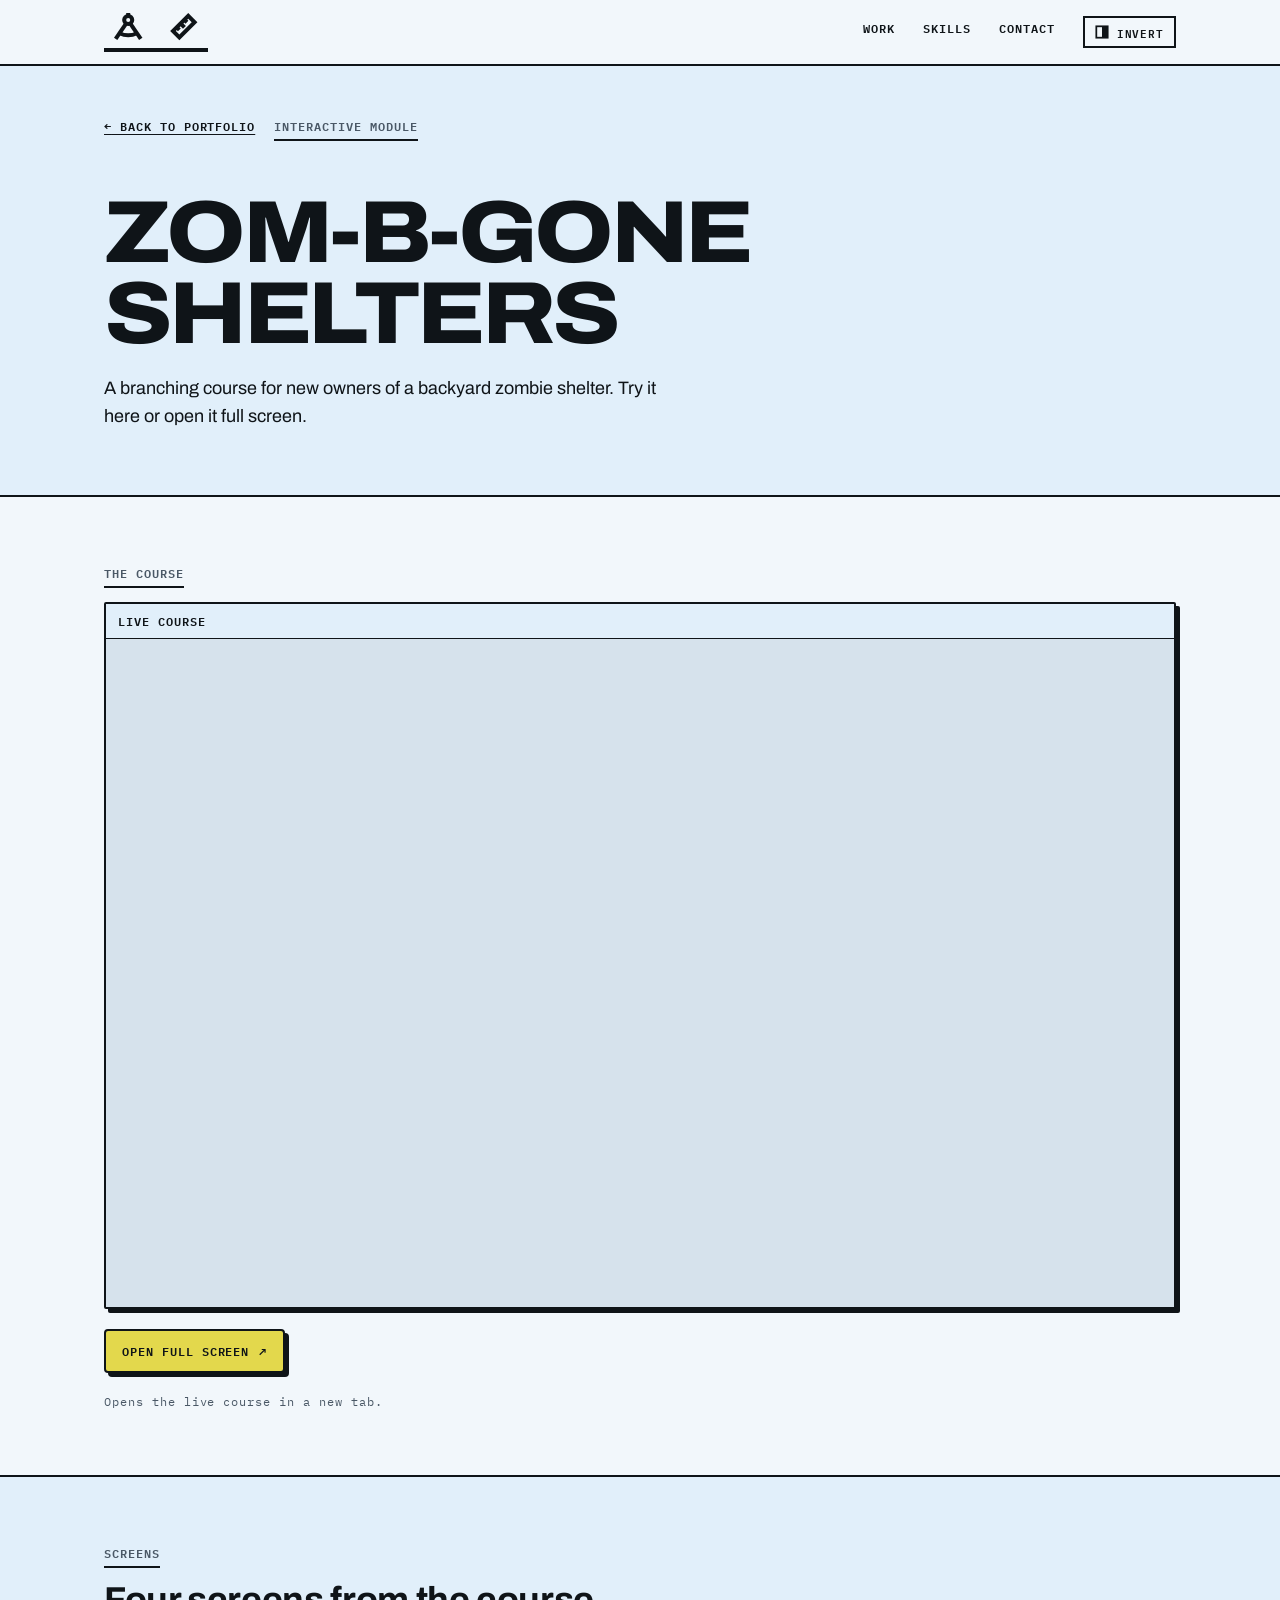
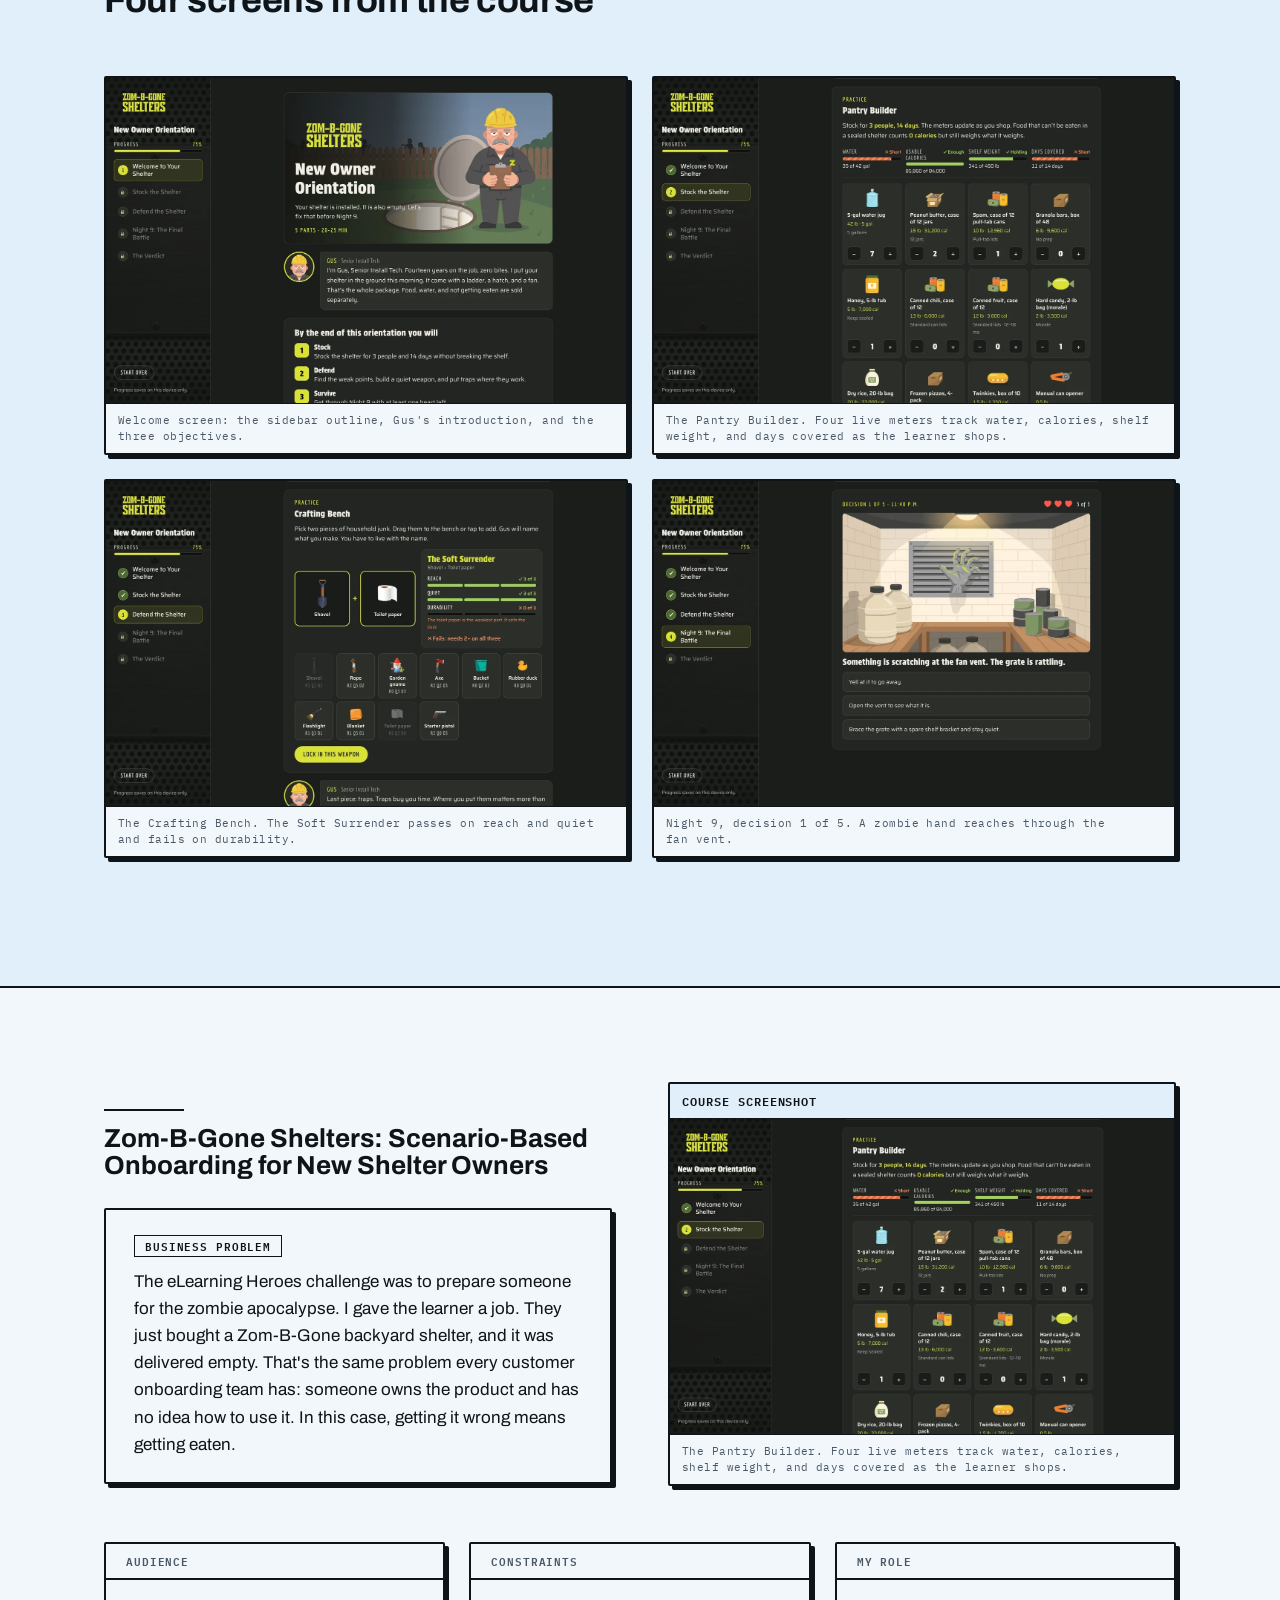
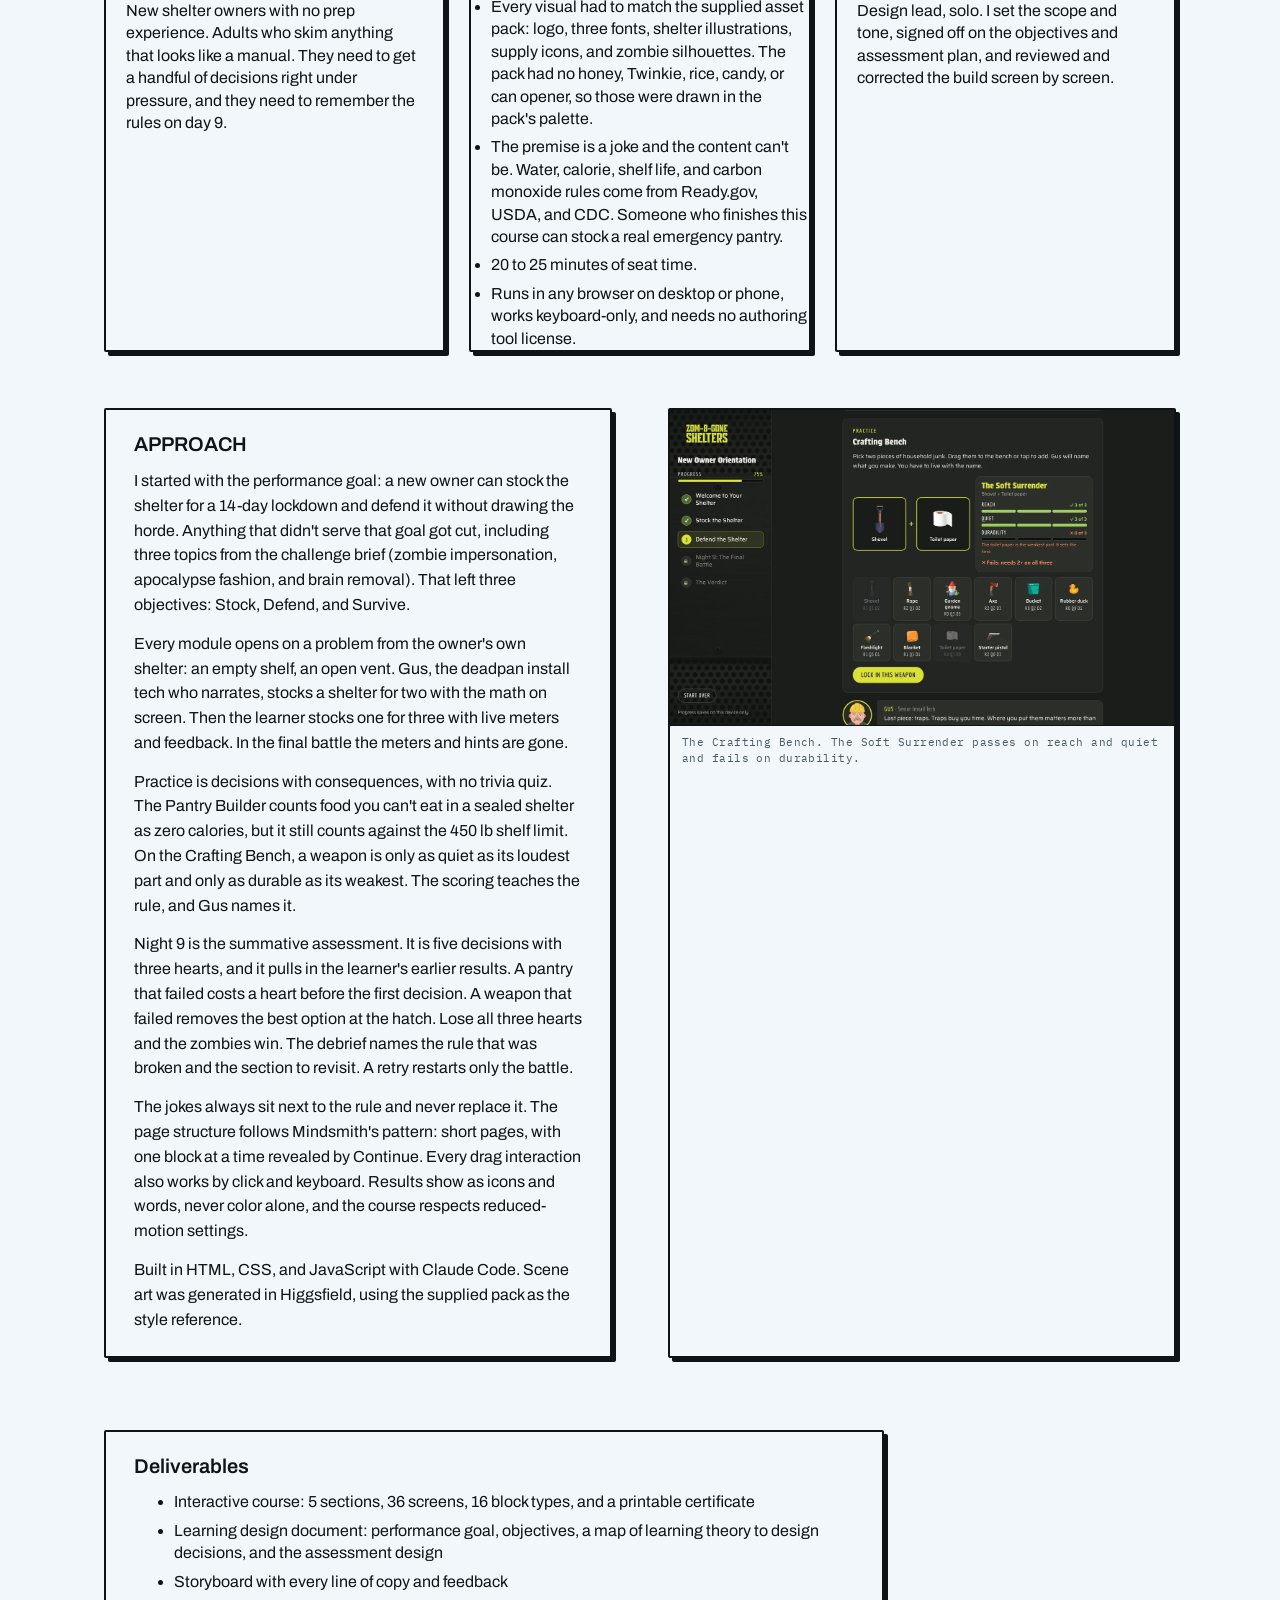
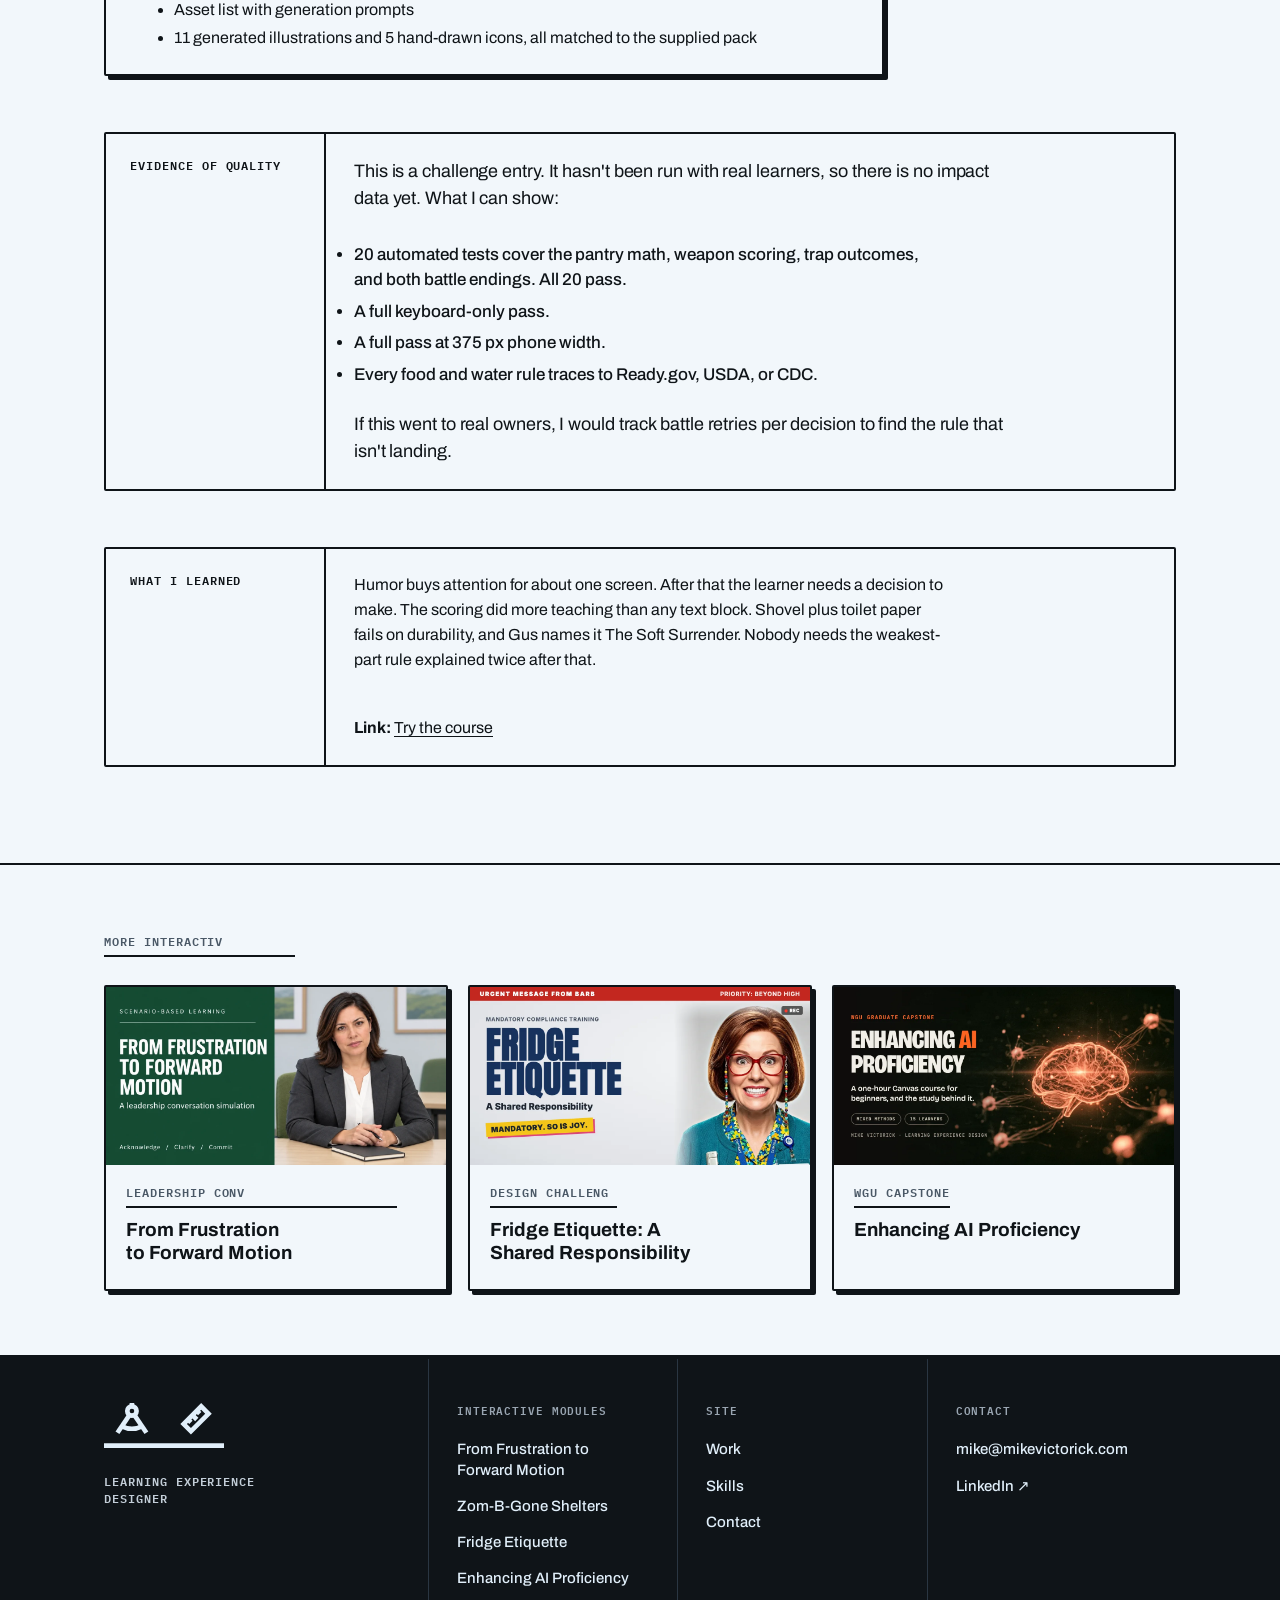
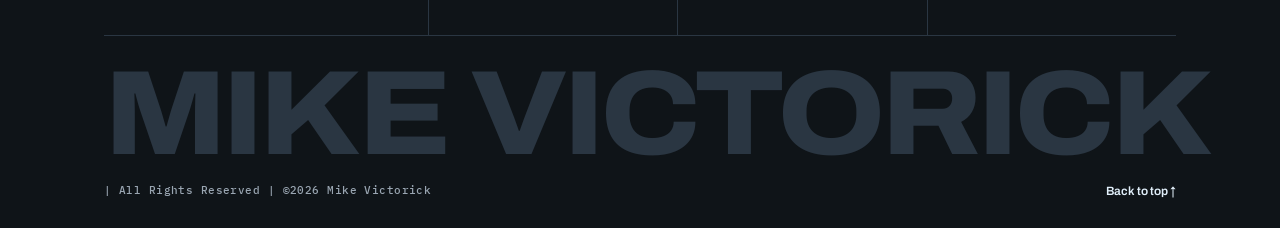
<file: zom-b-gone.html>
<!DOCTYPE html>
<html lang="en">
<head>
<meta charset="utf-8">
<meta name="viewport" content="width=device-width, initial-scale=1">
<title>Zom-B-Gone Shelters | Mike Victorick</title>
<meta name="description" content="Zom-B-Gone Shelters, a branching onboarding course for new shelter owners, with the live course embedded and a case study by Mike Victorick.">
<meta name="theme-color" content="#E1EFFA">
<link rel="icon" href="favicon.svg?v=4" type="image/svg+xml">
<link rel="icon" href="favicon.ico?v=4" sizes="48x48">
<link rel="apple-touch-icon" href="apple-touch-icon.png?v=4">
<link rel="preconnect" href="https://fonts.googleapis.com">
<link rel="preconnect" href="https://fonts.gstatic.com" crossorigin>
<link href="https://fonts.googleapis.com/css2?family=Archivo:wdth,wght@62..125,100..900&family=Archivo+Narrow:wght@400..700&family=IBM+Plex+Mono:wght@400;500;600;700&display=swap" rel="stylesheet">
<style>
:root {
  /* core inks — AGAIN Vol.01 */
  --again-flare: #E64800;
  --again-flare-hi: #FF6320;
  --again-flare-deep: #B84900;
  --again-spring: #6DD36C;
  --again-spring-hi: #8ADE89;
  --again-spring-deep: #007E11;
  --again-ink: #0E0D0B;
  --again-ink-2: #25211D;
  --again-ink-3: #35302A;
  --again-ink-4: #484139;
  --again-stone: #696055;
  --again-dust: #A2978A;
  --again-bone-dim: #C9C1B2;
  --again-bone: #F2EFE6;
  --again-paper: #DFDDD1;
  --again-paper-2: #D0CBBC;
  --again-cutout: #FCFBF6;
  --again-line-l: #B7B19E;
  --again-line-l-2: #8A856F;
  --again-fg3-l: #585141;

  /* semantic layer — this site runs the light theme as its base */
  --bg: var(--again-bone);
  --bg-raised: var(--again-paper);
  --bg-card: var(--again-paper-2);
  --bg-inset: var(--again-cutout);
  --fg: var(--again-ink);
  --fg-2: #3D362C;
  --fg-3: var(--again-fg3-l);
  --fg-mute: #7C7461;
  --fg-on-accent: var(--again-bone);
  --line: var(--again-line-l);
  --line-strong: var(--again-line-l-2);
  --accent: var(--again-flare-deep);
  --accent-hover: #D25400;
  --focus: var(--again-spring-deep);

  /* geometry — the signature */
  --again-shear: 25.1deg;
  --again-shear-run: 0.469;

  /* type */
  --font-display: "Bricolage Grotesque", ui-sans-serif, system-ui, -apple-system, "Segoe UI", sans-serif;
  --font-mono: "JetBrains Mono", ui-monospace, SFMono-Regular, Menlo, monospace;
  --wdth-normal: 100;
  --wdth-condensed: 86;
  --fs-2xs: 11px;
  --fs-xs: 12px;
  --fs-sm: 14px;
  --fs-base: 16px;
  --fs-md: 18px;
  --fs-lg: clamp(20px, 1.4vw + 16px, 22px);
  --fs-xl: clamp(24px, 2vw + 18px, 28px);
  --fs-2xl: clamp(29px, 3vw + 20px, 36px);
  --fs-3xl: clamp(35px, 4.4vw + 20px, 48px);
  --fs-5xl: clamp(50px, 8vw + 18px, 86px);
  --ls-poster: -0.035em;
  --ls-tight: -0.022em;
  --ls-snug: -0.008em;
  --ls-label: 0.14em;

  /* labels, 2026-10-07: Bricolage 600 sentence case. Back to mono caps: --font-label var(--font-mono), --label-case uppercase, --label-ls var(--ls-label) */
  --font-label: var(--font-display);
  --label-case: none;
  --label-ls: normal;

  --r-sm: 0;
  --r-md: 0;
  --r-lg: 0;
  --r-full: 0;
  --ease: cubic-bezier(.2, .8, .2, 1);
  --dur-fast: 120ms;
  --dur-slow: 400ms;
}

* { box-sizing: border-box; margin: 0; padding: 0; }
html { scroll-behavior: smooth; scroll-padding-top: 72px; }
body { background-color: var(--bg); color: var(--fg); font-family: var(--font-display); font-variation-settings: "opsz" 14, "wdth" var(--wdth-normal); font-size: 17px; line-height: 1.6; text-wrap: pretty; -webkit-font-smoothing: antialiased; }
body.lb-open { overflow: hidden; }
img { display: block; max-width: 100%; height: auto; }
a { color: var(--accent); text-decoration: none; }
a:hover { color: var(--accent-hover); text-decoration: underline; text-underline-offset: 3px; }
:focus-visible { outline: 2px solid var(--focus); outline-offset: 2px; border-radius: var(--r-sm); }
::selection { background: var(--again-flare-deep); color: var(--again-bone); }

.skip { position: absolute; left: -9999px; top: 8px; background: var(--fg); color: var(--bg); padding: 8px 14px; border-radius: var(--r-sm); z-index: 100; font-family: var(--font-label); font-weight: 600; text-transform: var(--label-case); font-size: 12px; letter-spacing: var(--label-ls); }
.skip:focus { left: 8px; }

.wrap { max-width: 1120px; margin: 0 auto; padding: 0 24px; }

.eyebrow { font-family: var(--font-label); font-size: var(--fs-2xs); font-weight: 600; letter-spacing: var(--ls-label); text-transform: var(--label-case); color: var(--fg-3); }

h1, h2, h3, h4 { font-family: var(--font-display); font-weight: 800; letter-spacing: var(--ls-tight); text-transform: uppercase; text-wrap: balance; margin: 0; }
h1 { font-size: var(--fs-5xl); font-variation-settings: "opsz" 96, "wdth" var(--wdth-normal); line-height: 0.92; letter-spacing: var(--ls-poster); }
h2 { font-size: var(--fs-3xl); font-variation-settings: "opsz" 56, "wdth" var(--wdth-normal); line-height: 1.02; }
h3 { font-size: var(--fs-2xl); font-variation-settings: "opsz" 32, "wdth" var(--wdth-normal); line-height: 1.04; letter-spacing: var(--ls-snug); }
h4 { font-size: var(--fs-md); font-weight: 600; font-variation-settings: "opsz" 18, "wdth" var(--wdth-normal); letter-spacing: -0.01em; line-height: 1.15; }

/* nav */
.nav { position: sticky; top: 0; z-index: 50; background: var(--bg); border-bottom: 1px solid var(--line-strong); transform: translateY(0); transition: transform var(--dur-slow) var(--ease); }
.nav--hidden { transform: translateY(-100%); }
.nav .wrap { display: flex; align-items: center; justify-content: space-between; height: 64px; }
.brand { display: flex; align-items: center; gap: 12px; color: var(--fg); font-weight: 700; font-size: 16px; letter-spacing: 0.01em; text-transform: uppercase; font-family: var(--font-display); font-variation-settings: "opsz" 18, "wdth" var(--wdth-condensed); }
.brand:hover { color: var(--fg); text-decoration: none; }
.brand svg { color: var(--accent); }
.nav ul { list-style: none; display: flex; gap: 28px; }
.nav ul a { color: var(--fg); font-weight: 600; font-size: 13px; font-family: var(--font-label); text-transform: var(--label-case); letter-spacing: var(--label-ls); }
.nav ul a:hover { color: var(--accent); text-decoration: none; }

/* buttons */
.btns { display: flex; flex-wrap: wrap; gap: 12px; margin-top: 36px; }
.btn { position: relative; display: inline-flex; align-items: center; gap: 10px; padding: 13px 22px; min-height: 44px; border-radius: var(--r-sm); font-family: var(--font-label); font-weight: 700; font-size: 13px; letter-spacing: var(--label-ls); text-transform: var(--label-case); border: 1px solid var(--line-strong); color: var(--fg); background: transparent; overflow: hidden; transition: background var(--dur-fast) var(--ease), color var(--dur-fast) var(--ease), border-color var(--dur-fast) var(--ease); }
.btn:hover { text-decoration: none; color: var(--fg); border-color: var(--fg); }
.btn.primary { background: var(--accent); border-color: var(--accent); color: var(--fg-on-accent); }
.btn.primary:hover { background: var(--accent-hover); border-color: var(--accent-hover); color: var(--fg-on-accent); }
.btn.primary::after { content: ""; position: absolute; inset: 0 auto 0 -30%; width: 26%; background: rgba(242,239,230,.22); transform: skewX(var(--again-shear)) translateX(-120%); transition: transform var(--dur-slow) var(--ease); pointer-events: none; }
.btn.primary:hover::after { transform: skewX(var(--again-shear)) translateX(560%); }
.btn .arrow { font-family: var(--font-label); font-weight: 600; }

/* hero */
.hero { padding: 80px 0 88px; }
.hero .wrap { display: grid; grid-template-columns: minmax(0, 1.05fr) minmax(0, 0.95fr); gap: 64px; align-items: center; }
.hero .role { margin-top: 20px; font-family: var(--font-label); font-size: 14px; font-weight: 600; letter-spacing: var(--label-ls); text-transform: var(--label-case); color: var(--accent); }
.hero .lede { margin-top: 20px; max-width: 520px; font-size: 18px; line-height: 1.55; color: var(--fg-2); }
.slash { display: block; height: 14px; border: 0; overflow: hidden; background: repeating-linear-gradient(calc(90deg - var(--again-shear)), var(--accent) 0 3px, transparent 3px 22px); }

.collage { display: grid; grid-template-columns: repeat(2, minmax(0, 1fr)); gap: 16px; }
.tile { position: relative; display: block; border-radius: var(--r-md); overflow: hidden; background: var(--bg-card); border: 1px solid var(--line); transition: border-color var(--dur-fast) var(--ease); }
.tile:hover { text-decoration: none; border-color: var(--line-strong); }
.tile.big { grid-column: 1 / -1; }
.tile img { width: 100%; aspect-ratio: 16 / 9; object-fit: cover; object-position: top; }
.tile:not(.big) img { aspect-ratio: 4 / 3; }
.tile .chip { position: absolute; left: 10px; bottom: 10px; background: var(--again-ink); color: var(--again-bone); font-family: var(--font-label); font-size: 12px; font-weight: 600; letter-spacing: var(--label-ls); text-transform: var(--label-case); padding: 6px 12px 6px 22px; clip-path: polygon(12px 0, 100% 0, 100% 100%, 0 100%); }

section { padding: 96px 0; }
section + section { border-top: 1px solid var(--line); }
#work { padding: 96px 0 0; }
#work + #skills { border-top: none; padding-top: 48px; }
.sec-head { max-width: 760px; margin-bottom: 56px; }
.cs-nav { position: sticky; top: 72px; z-index: 40; display: flex; flex-wrap: wrap; gap: 2px; margin: 0 0 56px; padding: 0; background: var(--again-ink); border: 1px solid var(--again-ink); border-radius: var(--r-md); overflow: hidden; transition: top var(--dur-slow) var(--ease), margin var(--dur-slow) var(--ease), padding var(--dur-slow) var(--ease), background var(--dur-fast) var(--ease), border-color var(--dur-fast) var(--ease); }
html.nav-away .cs-nav { top: 8px; }
.cs-nav.is-stuck { margin-left: -16px; margin-right: -16px; padding: 0 16px; }
.cs-nav.on-dark { background: var(--again-bone); border-color: var(--again-bone); }
.cs-nav a { font-family: var(--font-label); font-size: 11px; font-weight: 600; letter-spacing: var(--label-ls); text-transform: var(--label-case); color: var(--again-dust); padding: 12px 18px; border-bottom: 2px solid transparent; }
.cs-nav a:hover { color: var(--again-bone); text-decoration: none; }
.cs-nav a.active { color: var(--again-flare); border-color: var(--again-flare); }
.cs-nav.on-dark a { color: var(--again-stone); }
.cs-nav.on-dark a:hover { color: var(--again-ink); }
.cs-nav.on-dark a.active { color: var(--again-flare-deep); border-color: var(--again-flare-deep); }
.sec-head h2 { margin-top: 14px; }
.sec-head p { margin-top: 20px; color: var(--fg-2); font-size: 17px; line-height: 1.55; }

/* summary */
.summary .wrap { display: grid; grid-template-columns: minmax(0, 0.9fr) minmax(0, 1.1fr); gap: 64px; align-items: start; }
.summary h2 { margin-top: 14px; }
.summary p.body { font-size: 18px; line-height: 1.6; color: var(--fg-2); }
.summary p.body + p.body { margin-top: 20px; }
.tex { position: relative; isolation: isolate; }
.tex::before { content: ""; position: absolute; inset: 0; z-index: -1; pointer-events: none; background-repeat: repeat; }
.tex--grain::before { opacity: .05; background-image: url("data:image/svg+xml,%3Csvg xmlns='http://www.w3.org/2000/svg' width='180' height='180'%3E%3Cfilter id='n'%3E%3CfeTurbulence type='fractalNoise' baseFrequency='.82' numOctaves='3' stitchTiles='stitch'/%3E%3CfeColorMatrix type='saturate' values='0'/%3E%3C/filter%3E%3Crect width='180' height='180' filter='url(%23n)'/%3E%3C/svg%3E"); background-size: 180px 180px; }

/* case studies */
.cs { position: relative; padding: 88px 0; --cs-bg: var(--bg-raised); }
.cs::before { content: ""; position: absolute; top: 0; bottom: 0; left: 50%; width: 100vw; transform: translateX(-50%); background-color: var(--cs-bg); z-index: -1; }
.cs:nth-of-type(even) {
  --cs-bg: var(--again-ink);
  --bg-card: var(--again-ink-3);
  --fg: var(--again-bone);
  --fg-2: var(--again-bone-dim);
  --fg-3: var(--again-dust);
  --line: var(--again-ink-4);
  --line-strong: var(--again-stone);
  --accent: var(--again-flare);
  --accent-hover: var(--again-flare-hi);
  --fg-on-accent: var(--again-ink);
  --again-spring-deep: var(--again-spring);
  color: var(--fg);
}

.cs-head { display: grid; grid-template-columns: minmax(0, 1fr) minmax(0, 1fr); gap: 56px; align-items: center; }
.cs-head h3 { margin: 14px 0 28px; }
.label { font-family: var(--font-label); font-size: var(--fs-2xs); font-weight: 600; letter-spacing: var(--ls-label); text-transform: var(--label-case); color: var(--accent); }
.lead { margin-top: 8px; font-size: 17px; line-height: 1.6; color: var(--fg-2); }

.facts { display: grid; grid-template-columns: repeat(3, minmax(0, 1fr)); gap: 16px; margin-top: 56px; }
.fact { position: relative; isolation: isolate; background: var(--bg-card); border: 1px solid var(--line); border-radius: var(--r-md); padding: 24px; background-image: repeating-linear-gradient(90deg, rgba(162,151,138,.14) 0 1px, transparent 1px 32px), repeating-linear-gradient(0deg, rgba(162,151,138,.14) 0 1px, transparent 1px 32px); }
.fact .label { color: var(--fg-3); }
.fact p { margin-top: 10px; font-size: 16px; line-height: 1.4; color: var(--fg-2); }

.story { display: grid; grid-template-columns: minmax(0, 1fr) minmax(0, 1fr); gap: 56px; align-items: center; margin-top: 72px; }
.story.solo-col { grid-template-columns: minmax(0, 760px); }
.story h4 { margin-bottom: 14px; text-transform: uppercase; }
.story p { font-size: 16px; line-height: 1.55; color: var(--fg-2); }

.callout { margin-top: 72px; background: var(--bg-card); border: 1px solid var(--line); border-left: 3px solid var(--again-spring-deep); border-radius: 0 var(--r-md) var(--r-md) 0; padding: 32px 36px; }
.callout .label { color: var(--again-spring-deep); }
.callout p { margin-top: 12px; max-width: 820px; font-size: 19px; line-height: 1.5; font-weight: 500; letter-spacing: -0.005em; color: var(--fg-2); }

.learned { margin-top: 72px; max-width: 760px; }
.learned p { font-size: 16px; line-height: 1.55; color: var(--fg-2); }

.gallery-wrap { margin-top: 72px; }
.gallery-wrap > p { max-width: 760px; font-size: 16px; margin-bottom: 28px; line-height: 1.55; color: var(--fg-2); }
.gallery { display: grid; grid-template-columns: repeat(auto-fit, minmax(260px, 1fr)); gap: 20px; }

/* framed visuals and popup triggers */
figure { margin: 0; }
.frame { background: var(--bg-card); border: 1px solid var(--line); border-radius: var(--r-md); overflow: hidden; }
.frame .bar { display: flex; align-items: center; gap: 6px; padding: 10px 14px; border-bottom: 1px solid var(--line); background: var(--bg-raised); font-family: var(--font-label); font-size: 12px; font-weight: 600; letter-spacing: var(--label-ls); text-transform: var(--label-case); color: var(--fg-3); }
.frame .bar i { width: 7px; height: 7px; border-radius: var(--r-full); border: 1px solid var(--line-strong); display: block; }
.frame .bar span { margin-left: 8px; }
.frame figcaption { padding: 12px 16px 14px; border-top: 1px solid var(--line); }
figcaption { font-family: var(--font-label); font-size: 11px; letter-spacing: var(--label-ls); color: var(--fg-3); line-height: 1.5; }
.zoom { position: relative; display: block; cursor: zoom-in; background: var(--bg-raised); }
.zoom img { width: 100%; }
.crop img { aspect-ratio: 4 / 3; object-fit: cover; object-position: top; }
.zoom .hint { position: absolute; right: 12px; bottom: 12px; background: var(--again-ink); color: var(--again-bone); font-family: var(--font-label); font-size: 12px; font-weight: 600; letter-spacing: var(--label-ls); text-transform: var(--label-case); padding: 6px 12px 6px 22px; clip-path: polygon(12px 0, 100% 0, 100% 100%, 0 100%); opacity: 0; transition: opacity var(--dur-fast) linear; }
.zoom:hover .hint, .zoom:focus-visible .hint { opacity: 1; }
.zoom:hover { text-decoration: none; }
@media (hover: none) { .zoom .hint { opacity: 1; } }
.portrait { max-width: 460px; justify-self: center; width: 100%; }

/* interactive modules */
#work + #modules { border-top: none; padding-top: 48px; }
.mods { display: grid; grid-template-columns: repeat(2, minmax(0, 1fr)); gap: 20px; }
.tile.mod { display: flex; flex-direction: column; }
.tile.mod .mod-thumb { position: relative; display: block; }
.tile.mod .mod-thumb img { aspect-ratio: 1200 / 630; }
.mod-body { padding: 24px 24px 28px; display: flex; flex-direction: column; align-items: flex-start; flex: 1; }
.mod-body h3 { font-size: 22px; margin: 10px 0 12px; }
.mod-body h3 a { color: var(--fg); }
.mod-body h3 a:hover { color: var(--accent); text-decoration: none; }
.mod-body p.desc { font-size: 16px; line-height: 1.5; color: var(--fg-2); }
.mod-body .btn { margin-top: auto; }
.mod-body p.desc + .btn { margin-top: 20px; }

/* skills */
.cols { display: grid; grid-template-columns: repeat(3, minmax(0, 1fr)); gap: 20px; }
.cols > div { background: var(--bg-card); border: 1px solid var(--line); border-radius: var(--r-md); padding: 28px; }
.cols h3 { font-size: 20px; margin: 12px 0 18px; }
.list { list-style: none; display: flex; flex-wrap: wrap; gap: 8px; }
.list li { background: var(--again-ink); color: var(--again-bone); padding: 9px 14px 9px 20px; clip-path: polygon(10px 0, 100% 0, 100% 100%, 0 100%); font-size: 13px; line-height: 1.4; }
.list small { display: block; font-family: var(--font-label); font-size: 12px; letter-spacing: var(--label-ls); text-transform: var(--label-case); color: var(--again-dust); margin-top: 3px; }

/* contact band */
.contact { background-color: var(--again-ink); color: var(--again-bone); border-top: 0; }
.contact.tex--grain::before { opacity: .08; }
.contact .eyebrow, .contact .lb-cap { color: var(--again-dust); }
.contact h2 { margin-top: 14px; max-width: 760px; }
.contact .btn { color: var(--again-bone); background: transparent; border-color: var(--again-stone); }
.contact .btn:hover { border-color: var(--again-bone); }
.contact .btn.primary { color: var(--again-ink); background: var(--again-flare); border-color: var(--again-flare); }
.contact .btn.primary:hover { background: var(--again-flare-hi); border-color: var(--again-flare-hi); }
.contact .addr { margin-top: 28px; font-family: var(--font-label); font-size: 14px; letter-spacing: var(--label-ls); color: var(--again-dust); }

footer { position: relative; isolation: isolate; border-top: 1px solid var(--line); padding: 32px 0 48px; }
footer::before { content: ""; position: absolute; inset: 0; z-index: -1; pointer-events: none; opacity: .07; background-image:
    repeating-linear-gradient(calc(90deg - var(--again-shear)), var(--fg) 0 1px, transparent 1px 28px),
    repeating-linear-gradient(0deg, var(--fg) 0 1px, transparent 1px 28px); }
footer .wrap { display: flex; justify-content: space-between; align-items: center; gap: 24px; flex-wrap: wrap; }
footer p { font-family: var(--font-label); font-size: 12px; letter-spacing: var(--label-ls); color: var(--fg-3); max-width: 720px; line-height: 1.6; }
.footer-brand { display: flex; align-items: center; gap: 12px; }

/* popup viewer */
dialog#lb { border: 0; padding: 0; background: transparent; max-width: 100vw; max-height: 100vh; width: 100vw; height: 100vh; margin: 0; color: var(--again-bone); }
dialog#lb::backdrop { background-color: rgba(14, 13, 11, 0.92); }
.lb-shell { position: relative; width: 100%; height: 100%; display: flex; flex-direction: column; align-items: center; justify-content: center; padding: 56px 72px 24px; gap: 14px; }
.lb-body { width: min(1100px, 100%); max-height: calc(100vh - 150px); overflow: auto; border-radius: var(--r-md); background: var(--again-ink-2); border: 1px solid var(--again-stone); }
.lb-body img { width: 100%; height: auto; max-width: none; }
.lb-cap { font-family: var(--font-label); font-size: 12px; letter-spacing: var(--label-ls); color: var(--again-bone-dim); text-align: center; max-width: 760px; min-height: 1.5em; }
.lb-btn { position: absolute; width: 40px; height: 40px; border-radius: var(--r-sm); border: 1px solid var(--again-stone); background: var(--again-ink-2); color: var(--again-bone); font-family: var(--font-label); font-weight: 600; font-size: 16px; cursor: pointer; display: grid; place-items: center; transition: border-color var(--dur-fast) var(--ease); }
.lb-btn:hover { border-color: var(--again-bone); }
.lb-close { top: 16px; right: 16px; }
.lb-prev { left: 16px; top: 50%; transform: translateY(-50%); }
.lb-next { right: 16px; top: 50%; transform: translateY(-50%); }
.lb-btn[hidden] { display: none; }

/* brand 2026-10-07: paper ground, cut-paper strips, no hairline structure */
body { background-image: url(textures/scans/grain-57.webp); background-size: 700px; background-blend-mode: multiply; }
.cs::before { background-image: url(textures/scans/grain-57.webp); background-size: 700px; background-blend-mode: multiply; }
.cs:nth-of-type(even)::before { background-image: none; }
section + section, #work section { border-top: 0; }
h1 { font-variation-settings: "opsz" 96, "wdth" 75; }
.hero h1 { font-size: clamp(56px, 7.6vw, 104px); }

.eyebrow, .label { display: inline-block; padding: 4px 10px 5px; font-size: 12px; line-height: 1.3; transform: rotate(-1.4deg); transform-origin: left center; }
.eyebrow, .sec-head p.eyebrow { background: var(--fg); color: var(--cs-bg, var(--bg)); }
.contact .eyebrow, .contact .sec-head p.eyebrow { background: var(--again-bone); color: var(--again-ink); }
.label, .fact .label { background: var(--accent); color: var(--fg-on-accent); }
.callout .label { background: var(--again-spring-deep); color: var(--again-bone); transform: rotate(.8deg); }
.cs:nth-of-type(even) .callout .label { color: var(--again-ink); }
.fact:nth-child(2) .label { transform: rotate(.9deg); }
.fact:nth-child(3) .label { transform: rotate(-.6deg); }

.fact { background: none; border: 0; border-radius: 0; padding: 0; }
.fact p { margin-top: 14px; }
.callout { background: none; border: 0; border-radius: 0; padding: 0; }

.tile { border: 0; background: var(--again-cutout); box-shadow: 0 12px 26px rgba(37, 33, 29, .2); transition: transform var(--dur-slow) var(--ease); }
.tile:hover { border: 0; transform: translateY(-3px) rotate(-.5deg); }
.cols > div { background: none; border: 0; border-radius: 0; padding: 0; }

.frame { border: 0; border-radius: 0; background: var(--again-cutout); padding: 8px; box-shadow: 0 12px 26px rgba(37, 33, 29, .22); }
.frame .bar { border-bottom: 0; background: none; padding: 0 0 8px; }
.frame .bar i { display: none; }
.frame .bar span { margin-left: 0; }
.frame figcaption { border-top: 0; padding: 10px 6px 4px; }
.crop img { aspect-ratio: auto; }
.gallery { align-items: start; gap: 28px; }
.gallery > :nth-child(odd) { transform: rotate(-.8deg); }
.gallery > :nth-child(even) { transform: rotate(.9deg) translateY(12px); }

.cs-nav, .cs-nav.on-dark { background: none; border: 0; border-radius: 0; overflow: visible; gap: 10px; }
.cs-nav.is-stuck { margin-left: 0; margin-right: 0; padding: 0; }
.cs-nav a { background: var(--again-ink); color: var(--again-bone); padding: 8px 14px; font-size: 13px; border: 0; box-shadow: 0 4px 10px rgba(14, 13, 11, .25); transition: background var(--dur-fast) var(--ease), color var(--dur-fast) var(--ease); }
.cs-nav a:nth-child(odd) { transform: rotate(-1deg); }
.cs-nav a:nth-child(even) { transform: rotate(.8deg); }
.cs-nav a:hover { background: var(--again-ink-3); color: var(--again-bone); }
.cs-nav a.active { background: var(--again-flare-deep); color: var(--again-bone); border: 0; }
.cs-nav.on-dark a { background: var(--again-bone); color: var(--again-ink); }
.cs-nav.on-dark a:hover { background: var(--again-paper); color: var(--again-ink); }
.cs-nav.on-dark a.active { background: var(--again-flare); color: var(--again-ink); border: 0; }

footer { border-top: 0; }
footer::before { display: none; }

@media (min-width: 901px) {
  .fact:nth-child(2), .cols > div:nth-child(2), .mods:not(.single) > :nth-child(2) { margin-top: 36px; }
}
/* brand 2026-10-07b: alternating grounds, textured ink, solid buttons */
:root { --bg-band: #D0C9B4; --grain-paper: url(textures/scans/grain-57.webp); --grain-ink: url(textures/scans/grain-72.webp); }
.slash { display: none; }
.band { background-color: var(--bg-band); background-image: var(--grain-paper); background-size: 700px; background-blend-mode: multiply; }
.cs { --cs-bg: var(--bg-band); }
.cs:nth-of-type(even)::before { background-image: var(--grain-ink); background-size: 600px; background-blend-mode: normal; }
#cs-capstone { --cs-bg: var(--bg); }
.contact { background-image: var(--grain-ink); background-size: 600px; }
.contact.tex--grain::before { display: none; }
.nav { background-color: var(--bg); background-image: var(--grain-paper); background-size: 700px; background-blend-mode: multiply; border-bottom: 0; box-shadow: 0 6px 14px -8px rgba(37, 33, 29, .4); }
.btn { background: var(--again-cutout); border-color: var(--fg); }
.btn:hover { background: var(--again-cutout); }
.contact .btn { background: var(--again-ink-3); border-color: var(--again-stone); }
.contact .btn:hover { background: var(--again-ink-3); }
/* brand 2026-10-07c: ink nav and footer, dark grain at 10% */
.nav, footer { position: relative; isolation: isolate; background: var(--again-ink); background-image: none; border: 0; color: var(--again-bone); }
.nav { position: sticky; box-shadow: 0 8px 18px -10px rgba(14, 13, 11, .55); }
.nav::before, footer::before { content: ""; display: block; position: absolute; inset: 0; z-index: -1; pointer-events: none; background-image: url(textures/scans/grain-72-lift.webp); background-size: 600px; opacity: .1; }
.brand, .brand:hover { color: var(--again-bone); }
.brand svg, footer .footer-brand svg { color: var(--again-flare); }
.nav ul a { color: var(--again-bone); }
.nav ul a:hover { color: var(--again-flare); }
footer p { color: rgba(242, 239, 230, .72); }
footer a { color: var(--again-bone); }
.sec-head p.eyebrow, .contact .sec-head p.eyebrow { margin-top: 0; font-size: 12px; line-height: 1.3; }
h1 { letter-spacing: -0.01em; line-height: 1; }
/* brand 2026-10-07d: cut-paper slabs behind prose */
body { overflow-x: clip; }
.fact, .story > div:not(.frame), .callout, .learned, .slab, .summary .wrap > div:last-child {
  --fg: var(--again-ink); --fg-2: #2E2A24; --fg-3: var(--again-stone);
  --accent: var(--again-flare-deep); --again-spring-deep: #007E11;
  position: relative; background: var(--again-cutout); background-image: none; color: var(--again-ink);
  border: 0; border-radius: 0; padding: 28px 32px; box-shadow: 0 12px 26px rgba(14, 13, 11, .28);
}
.story h4, .learned h4 { color: var(--again-ink); }
.fact .label, .slab .label { background: var(--again-flare-deep); color: var(--again-bone); }
.fact:nth-child(odd) { transform: rotate(-.4deg); }
.fact:nth-child(even) { transform: rotate(.35deg); }
.story > div:not(.frame) { transform: rotate(-.3deg); }
.callout { transform: rotate(.25deg); max-width: 880px; }
.callout .label, .cs:nth-of-type(even) .callout .label { background: var(--again-spring-deep); color: var(--again-bone); }
.learned { max-width: 780px; transform: rotate(-.25deg); }
.slab { margin-top: 24px; transform: rotate(.3deg); }
.slab .lead { margin-top: 10px; }
.summary .wrap > div:last-child { transform: rotate(.3deg); }
.slab h4 { color: var(--again-ink); }
.gallery-wrap.slab { margin-top: 72px; max-width: 780px; }
.slab ul { margin: 10px 0 0 20px; }
.sec-head p:not(.eyebrow) { display: inline-block; background: var(--again-cutout); color: var(--again-ink); padding: 18px 24px; box-shadow: 0 12px 26px rgba(14, 13, 11, .28); transform: rotate(-.3deg); }
@media (max-width: 900px) {
  .fact, .story > div:not(.frame), .callout, .learned, .slab, .summary .wrap > div:last-child { padding: 22px 20px; }
  .gallery-wrap.slab { margin-top: 48px; }
}

@media (max-width: 900px) {
  section { padding: 64px 0; }
  .hero { padding: 56px 0 56px; }
  .hero .wrap, .summary .wrap, .cs-head, .story { grid-template-columns: 1fr; gap: 36px; }
  .story.solo-col { grid-template-columns: 1fr; }
  .cs { padding: 64px 0; }
  #work { padding: 64px 0 0; }
  #work + #skills { padding-top: 32px; }
  #work + #modules { padding-top: 32px; }
  .mods { grid-template-columns: 1fr; }
  .facts { grid-template-columns: 1fr; margin-top: 40px; }
  .story, .callout, .learned, .gallery-wrap { margin-top: 48px; }
  .callout { padding: 24px; }
  .callout p { font-size: 18px; }
  .cols { grid-template-columns: 1fr; }
  .nav ul { gap: 18px; }
  .summary p.body { font-size: 17px; }
  .lb-shell { padding: 64px 12px 16px; }
  .lb-prev { left: 8px; top: auto; bottom: 8px; transform: none; }
  .lb-next { right: 8px; top: auto; bottom: 8px; transform: none; }
  .lb-body { max-height: calc(100vh - 170px); }
}
@media (prefers-reduced-motion: reduce) { html { scroll-behavior: auto; } .zoom .hint, .btn, .tile, .lb-btn, .btn.primary::after { transition: none; } }

/* module pages */
main { overflow-x: clip; }
.page-head { padding: 48px 0 64px; }
.back { display: inline-block; font-family: var(--font-label); font-size: 12px; font-weight: 600; letter-spacing: var(--label-ls); text-transform: var(--label-case); color: var(--fg); margin-bottom: 40px; }
.back:hover { color: var(--accent); text-decoration: none; }
.page-head h1 { margin-top: 18px; }
.page-head .lede { margin-top: 20px; max-width: 560px; font-size: 18px; line-height: 1.55; color: var(--fg-2); }
section.pg { padding: 64px 0; }
section.pg-end { padding: 64px 0 0; }
.embed { position: relative; aspect-ratio: 16 / 10; background: var(--bg-inset); }
.embed iframe { position: absolute; inset: 0; width: 100%; height: 100%; border: 0; display: block; }
.module-note { margin-top: 20px; font-family: var(--font-label); font-size: 12px; letter-spacing: var(--label-ls); color: var(--fg-3); }
.btns.tight { margin-top: 20px; }
.gallery.two { grid-template-columns: repeat(2, minmax(0, 1fr)); }
.story p + p { margin-top: 14px; }
.fact ul, .callout ul, .gallery-wrap ul { padding-left: 20px; margin-top: 10px; }
.fact li, .gallery-wrap li { font-size: 16px; line-height: 1.4; color: var(--fg-2); margin-top: 6px; }
.callout li { font-size: 17px; line-height: 1.5; font-weight: 500; color: var(--fg-2); margin-top: 6px; max-width: 820px; }
.callout p + ul, .callout ul + p { margin-top: 12px; }
.learned p + p { margin-top: 14px; }
@media (max-width: 900px) {
  .page-head { padding: 32px 0 40px; }
  section.pg { padding: 48px 0; }
  section.pg-end { padding: 48px 0 0; }
  .embed { aspect-ratio: 3 / 4; }
  .gallery.two { grid-template-columns: 1fr; }
}




/* footer 2026-10-09: shared on every page. Cells + hairlines from basement.studio, 2px rule from henry.codes, oversized name from egstad.com. Flare only on hover. */
footer.foot { position: relative; isolation: isolate; padding: 0; background: #0E0D0B; color: #F2EFE6; border: 0; border-top: 2px solid #484139; font-family: "Bricolage Grotesque", Arial, sans-serif; overflow: hidden; }
footer.foot .foot-in { max-width: 1120px; margin: 0 auto; padding: 0 24px; display: block; }
footer.foot .foot-top { display: grid; grid-template-columns: 1.3fr repeat(3, 1fr); }
footer.foot .foot-top > * { padding: 44px 28px 40px; border-left: 1px solid #35302A; }
footer.foot .foot-top > :first-child { border-left: 0; padding-left: 0; }
footer.foot .foot-home { display: inline-block; line-height: 0; }
footer.foot .foot-mark { display: block; color: #E64800; flex: none; }
footer.foot .foot-role { margin: 18px 0 0; max-width: 24ch; font-size: 15px; font-weight: 600; line-height: 1.4; letter-spacing: 0; color: #C9C1B2; }
footer.foot .foot-h { margin: 0 0 16px; font-size: 12px; font-weight: 600; line-height: 1.3; letter-spacing: .02em; color: #A2978A; }
footer.foot .foot-links { list-style: none; margin: 0; padding: 0; display: grid; gap: 4px; }
footer.foot .foot-links a { display: inline-block; padding: 6px 0; font-size: 15px; font-weight: 500; line-height: 1.35; color: #F2EFE6; text-decoration: none; }
footer.foot .foot-links a:hover, footer.foot .foot-base a:hover { color: #E64800; }
footer.foot a:focus-visible { outline: 3px solid #E64800; outline-offset: 4px; }
footer.foot .foot-name { margin: 0; padding: 30px 0 0; border-top: 1px solid #35302A; font-weight: 800; text-transform: uppercase; font-size: min(229px, calc((100vw - 48px) / 4.67)); max-width: none; line-height: .8; letter-spacing: -.03em; font-variation-settings: "opsz" 96, "wdth" 75; color: #35302A; white-space: nowrap; user-select: none; }
footer.foot .foot-base { display: flex; justify-content: space-between; align-items: center; gap: 16px; flex-wrap: wrap; padding: 20px 0 28px; }
footer.foot .foot-base p { margin: 0; max-width: none; font-size: 12px; font-weight: 500; line-height: 1.6; letter-spacing: 0; color: rgba(242, 239, 230, .72); }
footer.foot .foot-base a { font-size: 12px; font-weight: 600; color: #F2EFE6; text-decoration: none; }
@media (max-width: 900px) {
  footer.foot .foot-top { grid-template-columns: repeat(3, 1fr); }
  footer.foot .foot-top > :first-child { grid-column: 1 / -1; padding: 36px 0 28px; }
  footer.foot .foot-top > :nth-child(2) { border-left: 0; padding-left: 0; }
}
@media (max-width: 640px) {
  footer.foot .foot-top { grid-template-columns: 1fr; }
  footer.foot .foot-top > * { padding: 28px 0; border-left: 0; border-top: 1px solid #35302A; }
  footer.foot .foot-top > :first-child { border-top: 0; padding: 32px 0 28px; }
}
@media (max-width: 900px) {
  footer.foot .foot-base a { display: inline-block; padding: 12px 0; margin-block: -12px; }
}

/* more modules 2026-10-09: bottom-of-page portfolio nav on the course pages */
.more-mods { display: grid; grid-template-columns: repeat(3, minmax(0, 1fr)); gap: 20px; margin-top: 28px; }
.more-mods .mod-body { padding: 20px 20px 24px; }
.more-mods .mod-body h3 { font-size: 19px; line-height: 1.25; margin: 10px 0 0; }
@media (max-width: 700px) { .more-mods { grid-template-columns: 1fr; } }

/* floating nav 2026-10-09: the ink bar is inset from the edges and sits over the page */
html { scroll-padding-top: 96px; }
header.nav { position: sticky; top: 12px; margin: 12px 0 0; background: transparent; background-image: none; border: 0; box-shadow: none; pointer-events: none; isolation: auto; }
header.nav::before { display: none; }
header.nav .wrap { position: relative; isolation: isolate; pointer-events: auto; width: calc(100% - 24px); background: #0E0D0B; border: 1px solid #35302A; box-shadow: 0 16px 32px -14px rgba(14, 13, 11, .65); }
header.nav .wrap::before { content: ""; position: absolute; inset: 0; z-index: -1; pointer-events: none; background: url(textures/scans/grain-72-lift.webp) 0 0 / 600px; opacity: .1; }
header.nav.nav--hidden { transform: translateY(calc(-100% - 24px)); }
.cs-nav { top: 92px; }
html.nav-away .cs-nav { top: 8px; }
@media (max-width: 900px) {
  header.nav .brand, .page-head .back { display: inline-flex; align-items: center; padding-block: 12px; margin-block: -12px; }
}
</style>
<link rel="stylesheet" href="assets/lxd-theme.css">
<script>try{if(/[?&]theme=invert/.test(location.search)||localStorage.getItem('lxd-theme')==='invert')document.documentElement.setAttribute('data-theme','invert')}catch(e){}</script>
<script src="assets/lxd-theme.js" defer></script>
<script src="assets/lxd-motion.js" defer></script>
</head>
<body>
<a class="skip" href="#module">Skip to the course</a>

<header class="nav">
  <div class="wrap">
    <a class="brand" href="index.html#top" aria-label="Mike Victorick, top of page">
      <svg role="img" aria-label="Mike Victorick, learning experience design" width="104" height="39" viewBox="10 12.75 116 43.5" fill="none" stroke="currentColor" stroke-width="4.5"><g transform="translate(5,0)"><line x1="32" y1="12.75" x2="32" y2="16"/><circle cx="32" cy="20.5" r="4.5"/><line x1="29.6" y1="24.5" x2="18" y2="41.5"/><line x1="34.4" y1="24.5" x2="46" y2="41.5"/><path d="M22.3 35.3 Q32 40 41.7 35.3"/></g><g transform="translate(67,0)"><g transform="rotate(-45 32 28)"><rect x="20" y="23" width="24" height="10"/><line x1="26" y1="23" x2="26" y2="27"/><line x1="32" y1="23" x2="32" y2="29"/><line x1="38" y1="23" x2="38" y2="27"/></g></g><line x1="10" y1="54" x2="126" y2="54"/></svg>
    </a>
    <nav aria-label="Primary">
      <ul>
        <li><a href="index.html#work">Work</a></li>
        <li><a href="index.html#skills">Skills</a></li>
        <li><a href="index.html#contact">Contact</a></li>
      <li><button type="button" class="theme-toggle" aria-pressed="false" aria-label="Invert colors"><svg viewBox="0 0 16 16" aria-hidden="true"><rect x="1.5" y="1.5" width="13" height="13" fill="none" stroke="currentColor" stroke-width="2"/><path d="M8 1.5h6.5v13H8z" fill="currentColor"/></svg>Invert</button></li></ul>
    </nav>
  </div>
</header>

<main id="top">

  <div class="page-head">
    <div class="wrap">
      <a class="back" href="index.html#modules"><span aria-hidden="true">←</span> Back to portfolio</a>
      <p class="eyebrow">Interactive module</p>
      <h1>Zom-B-Gone Shelters</h1>
      <p class="lede">A branching course for new owners of a backyard zombie shelter. Try it here or open it full screen.</p>
    </div>
  </div>

  <section id="module" class="pg band" aria-labelledby="module-h">
    <div class="wrap">
      <h2 id="module-h" class="eyebrow">The course</h2>
      <figure class="frame" style="margin-top: 14px;">
        <div class="bar"><i></i><i></i><i></i><span>Live course</span></div>
        <div class="embed"><iframe src="https://zom-b-gone.vercel.app/" title="Zom-B-Gone Shelters: New Owner Orientation, interactive course" loading="lazy" allow="fullscreen"></iframe></div>
      </figure>
      <div class="btns tight">
        <a class="btn primary" href="https://zom-b-gone.vercel.app/" target="_blank" rel="noopener">Open full screen <span class="arrow" aria-hidden="true">↗</span></a>
      </div>
      <p class="module-note">Opens the live course in a new tab.</p>
    </div>
  </section>

  <section id="screens" class="pg" aria-labelledby="screens-h">
    <div class="wrap">
      <div class="sec-head">
        <p class="eyebrow">Screens</p>
        <h2 id="screens-h">Four screens from the course</h2>
      </div>
      <div class="gallery two">
            <figure class="frame">
              <a class="zoom" href="images/zbg-welcome.webp" target="_blank" rel="noopener"><img src="images/zbg-welcome.webp" width="1400" height="875" loading="lazy" decoding="async" alt="Course welcome screen with the sidebar outline, hero art, Gus's introduction, and the three objectives."><span class="hint">Enlarge</span></a>
              <figcaption>Welcome screen: the sidebar outline, Gus's introduction, and the three objectives.</figcaption>
            </figure>
            <figure class="frame">
              <a class="zoom" href="images/zbg-pantry.webp" target="_blank" rel="noopener"><img src="images/zbg-pantry.webp" width="1400" height="875" loading="lazy" decoding="async" alt="Pantry Builder screen with water, calorie, shelf weight, and days covered meters above a grid of food items with add and remove buttons."><span class="hint">Enlarge</span></a>
              <figcaption>The Pantry Builder. Four live meters track water, calories, shelf weight, and days covered as the learner shops.</figcaption>
            </figure>
            <figure class="frame">
              <a class="zoom" href="images/zbg-bench.webp" target="_blank" rel="noopener"><img src="images/zbg-bench.webp" width="1400" height="875" loading="lazy" decoding="async" alt="Crafting Bench screen where a shovel and toilet paper combine into The Soft Surrender, which passes on reach and quiet and fails on durability."><span class="hint">Enlarge</span></a>
              <figcaption>The Crafting Bench. The Soft Surrender passes on reach and quiet and fails on durability.</figcaption>
            </figure>
            <figure class="frame">
              <a class="zoom" href="images/zbg-battle.webp" target="_blank" rel="noopener"><img src="images/zbg-battle.webp" width="1400" height="875" loading="lazy" decoding="async" alt="Night 9, decision 1 of 5, with a zombie hand reaching through the shelter's fan vent, three response options below, and three hearts in the corner."><span class="hint">Enlarge</span></a>
              <figcaption>Night 9, decision 1 of 5. A zombie hand reaches through the fan vent.</figcaption>
            </figure>
      </div>
    </div>
  </section>

  <section id="case-study" class="pg-end">
    <div class="wrap">
      <article class="cs" id="cs4" aria-labelledby="cs4-h">
        <div class="cs-head">
          <div>
            <p class="eyebrow">Case study</p>
            <h3 id="cs4-h">Zom-B-Gone Shelters: Scenario-Based Onboarding for New Shelter Owners</h3>
            <div class="slab"><p class="label">Business problem</p>
            <p class="lead">The eLearning Heroes challenge was to prepare someone for the zombie apocalypse. I gave the learner a job. They just bought a Zom-B-Gone backyard shelter, and it was delivered empty. That's the same problem every customer onboarding team has: someone owns the product and has no idea how to use it. In this case, getting it wrong means getting eaten.</p></div>
          </div>
          <figure class="frame">
            <div class="bar"><i></i><i></i><i></i><span>Course screenshot</span></div>
            <a class="zoom" href="images/zbg-pantry.webp" target="_blank" rel="noopener"><img src="images/zbg-pantry.webp" width="1400" height="875" loading="lazy" decoding="async" alt="Pantry Builder screen with water, calorie, shelf weight, and days covered meters above a grid of food items with add and remove buttons."><span class="hint">Enlarge</span></a>
            <figcaption>The Pantry Builder. Four live meters track water, calories, shelf weight, and days covered as the learner shops.</figcaption>
          </figure>
        </div>

        <div class="facts">
          <div class="fact"><p class="label">Audience</p><p>New shelter owners with no prep experience. Adults who skim anything that looks like a manual. They need to get a handful of decisions right under pressure, and they need to remember the rules on day 9.</p></div>
          <div class="fact"><p class="label">Constraints</p>
            <ul>
              <li>Every visual had to match the supplied asset pack: logo, three fonts, shelter illustrations, supply icons, and zombie silhouettes. The pack had no honey, Twinkie, rice, candy, or can opener, so those were drawn in the pack's palette.</li>
              <li>The premise is a joke and the content can't be. Water, calorie, shelf life, and carbon monoxide rules come from Ready.gov, USDA, and CDC. Someone who finishes this course can stock a real emergency pantry.</li>
              <li>20 to 25 minutes of seat time.</li>
              <li>Runs in any browser on desktop or phone, works keyboard-only, and needs no authoring tool license.</li>
            </ul>
          </div>
          <div class="fact"><p class="label">My role</p><p>Design lead, solo. I set the scope and tone, signed off on the objectives and assessment plan, and reviewed and corrected the build screen by screen.</p></div>
        </div>

        <div class="story">
          <div>
            <h4>Approach</h4>
            <p>I started with the performance goal: a new owner can stock the shelter for a 14-day lockdown and defend it without drawing the horde. Anything that didn't serve that goal got cut, including three topics from the challenge brief (zombie impersonation, apocalypse fashion, and brain removal). That left three objectives: Stock, Defend, and Survive.</p>
            <p>Every module opens on a problem from the owner's own shelter: an empty shelf, an open vent. Gus, the deadpan install tech who narrates, stocks a shelter for two with the math on screen. Then the learner stocks one for three with live meters and feedback. In the final battle the meters and hints are gone.</p>
            <p>Practice is decisions with consequences, with no trivia quiz. The Pantry Builder counts food you can't eat in a sealed shelter as zero calories, but it still counts against the 450 lb shelf limit. On the Crafting Bench, a weapon is only as quiet as its loudest part and only as durable as its weakest. The scoring teaches the rule, and Gus names it.</p>
            <p>Night 9 is the summative assessment. It is five decisions with three hearts, and it pulls in the learner's earlier results. A pantry that failed costs a heart before the first decision. A weapon that failed removes the best option at the hatch. Lose all three hearts and the zombies win. The debrief names the rule that was broken and the section to revisit. A retry restarts only the battle.</p>
            <p>The jokes always sit next to the rule and never replace it. The page structure follows Mindsmith's pattern: short pages, with one block at a time revealed by Continue. Every drag interaction also works by click and keyboard. Results show as icons and words, never color alone, and the course respects reduced-motion settings.</p>
            <p>Built in HTML, CSS, and JavaScript with Claude Code. Scene art was generated in Higgsfield, using the supplied pack as the style reference.</p>
          </div>
          <figure class="frame">
            <a class="zoom" href="images/zbg-bench.webp" target="_blank" rel="noopener"><img src="images/zbg-bench.webp" width="1400" height="875" loading="lazy" decoding="async" alt="Crafting Bench screen where a shovel and toilet paper combine into The Soft Surrender, which passes on reach and quiet and fails on durability."><span class="hint">Enlarge</span></a>
            <figcaption>The Crafting Bench. The Soft Surrender passes on reach and quiet and fails on durability.</figcaption>
          </figure>
        </div>

        <div class="gallery-wrap slab">
          <h4 style="margin-bottom: 14px;">Deliverables</h4>
          <ul>
            <li>Interactive course: 5 sections, 36 screens, 16 block types, and a printable certificate</li>
            <li>Learning design document: performance goal, objectives, a map of learning theory to design decisions, and the assessment design</li>
            <li>Storyboard with every line of copy and feedback</li>
            <li>Asset list with generation prompts</li>
            <li>11 generated illustrations and 5 hand-drawn icons, all matched to the supplied pack</li>
          </ul>
        </div>

        <div class="callout">
          <p class="label">Evidence of quality</p>
          <p>This is a challenge entry. It hasn't been run with real learners, so there is no impact data yet. What I can show:</p>
          <ul>
            <li>20 automated tests cover the pantry math, weapon scoring, trap outcomes, and both battle endings. All 20 pass.</li>
            <li>A full keyboard-only pass.</li>
            <li>A full pass at 375 px phone width.</li>
            <li>Every food and water rule traces to Ready.gov, USDA, or CDC.</li>
          </ul>
          <p>If this went to real owners, I would track battle retries per decision to find the rule that isn't landing.</p>
        </div>

        <div class="learned">
          <h4 style="margin-bottom: 14px;">What I learned</h4>
          <p>Humor buys attention for about one screen. After that the learner needs a decision to make. The scoring did more teaching than any text block. Shovel plus toilet paper fails on durability, and Gus names it The Soft Surrender. Nobody needs the weakest-part rule explained twice after that.</p>
          <p style="margin-top: 20px;"><strong>Link:</strong> <a href="https://zom-b-gone.vercel.app/" target="_blank" rel="noopener">Try the course</a></p>
        </div>
      </article>
    </div>
  </section>

  <section id="more" class="pg band" aria-labelledby="more-h">
    <div class="wrap">
      <h2 id="more-h" class="eyebrow">More interactive modules</h2>
      <div class="more-mods">
        <article class="tile mod">
          <a class="mod-thumb" href="modules/forward-motion/" tabindex="-1" aria-hidden="true"><img src="images/forward-motion-cover.webp" width="1200" height="630" loading="lazy" decoding="async" alt="From Frustration to Forward Motion course cover showing a fictional educator in a professional meeting."></a>
          <div class="mod-body"><p class="eyebrow">Leadership conversation simulation</p><h3><a href="modules/forward-motion/">From Frustration to Forward Motion</a></h3></div>
        </article>
        <article class="tile mod">
          <a class="mod-thumb" href="fridge-etiquette.html" tabindex="-1" aria-hidden="true"><img src="images/fe-cover.webp" width="1200" height="630" loading="lazy" decoding="async" alt="Course cover reading Fridge Etiquette, A Shared Responsibility, with Barb smiling intensely beside a banner that says Mandatory, so is joy."></a>
          <div class="mod-body"><p class="eyebrow">Design challenge</p><h3><a href="fridge-etiquette.html">Fridge Etiquette: A Shared Responsibility</a></h3></div>
        </article>
        <article class="tile mod">
          <a class="mod-thumb" href="capstone.html" tabindex="-1" aria-hidden="true"><img src="images/cap-cover.webp" width="1200" height="630" loading="lazy" decoding="async" alt="Title card reading Enhancing AI Proficiency, WGU graduate capstone, beside a glowing orange brain on a black background."></a>
          <div class="mod-body"><p class="eyebrow">WGU capstone</p><h3><a href="capstone.html">Enhancing AI Proficiency</a></h3></div>
        </article>
      </div>
    </div>
  </section>

</main>

<footer class="foot site-foot">
  <div class="foot-in">
    <div class="foot-top">
      <div class="foot-id">
        <a class="foot-home" href="index.html#top" aria-label="Mike Victorick, home"><svg class="foot-mark" role="img" aria-label="Mike Victorick, learning experience design" width="104" height="39" viewBox="10 12.75 116 43.5" fill="none" stroke="currentColor" stroke-width="4.5"><g transform="translate(5,0)"><line x1="32" y1="12.75" x2="32" y2="16"/><circle cx="32" cy="20.5" r="4.5"/><line x1="29.6" y1="24.5" x2="18" y2="41.5"/><line x1="34.4" y1="24.5" x2="46" y2="41.5"/><path d="M22.3 35.3 Q32 40 41.7 35.3"/></g><g transform="translate(67,0)"><g transform="rotate(-45 32 28)"><rect x="20" y="23" width="24" height="10"/><line x1="26" y1="23" x2="26" y2="27"/><line x1="32" y1="23" x2="32" y2="29"/><line x1="38" y1="23" x2="38" y2="27"/></g></g><line x1="10" y1="54" x2="126" y2="54"/></svg></a>
        <p class="foot-role">Learning Experience Designer</p>
      </div>
      <nav aria-label="Courses">
        <p class="foot-h">Interactive modules</p>
        <ul class="foot-links">
            <li><a href="modules/forward-motion/">From Frustration to Forward Motion</a></li>
            <li><a href="zom-b-gone.html">Zom-B-Gone Shelters</a></li>
            <li><a href="fridge-etiquette.html">Fridge Etiquette</a></li>
            <li><a href="capstone.html">Enhancing AI Proficiency</a></li>
        </ul>
      </nav>
      <nav aria-label="Site">
        <p class="foot-h">Site</p>
        <ul class="foot-links">
            <li><a href="index.html#work">Work</a></li>
            <li><a href="index.html#skills">Skills</a></li>
            <li><a href="index.html#contact">Contact</a></li>
        </ul>
      </nav>
      <div>
        <p class="foot-h">Contact</p>
        <ul class="foot-links">
          <li><a href="mailto:mike@mikevictorick.com">mike@mikevictorick.com</a></li>
          <li><a href="https://www.linkedin.com/in/mikevictorick" target="_blank" rel="noopener">LinkedIn <span aria-hidden="true">↗</span></a></li>
        </ul>
      </div>
    </div>
    <p class="foot-name" aria-hidden="true">Mike Victorick</p>
    <div class="foot-base">
      <p>| All Rights Reserved | ©2026 Mike Victorick</p>
      <a href="#top">Back to top <span aria-hidden="true">↑</span></a>
    </div>
  </div>
</footer>

<dialog id="lb" aria-label="Image viewer">
  <div class="lb-shell">
    <button class="lb-btn lb-close" type="button" aria-label="Close image">✕</button>
    <button class="lb-btn lb-prev" type="button" aria-label="Previous image">←</button>
    <div class="lb-body"><img id="lb-img" alt=""></div>
    <p class="lb-cap" id="lb-cap"></p>
    <button class="lb-btn lb-next" type="button" aria-label="Next image">→</button>
  </div>
</dialog>

<script>
(function () {
  var dlg = document.getElementById('lb');
  if (!dlg || typeof dlg.showModal !== 'function') return;
  var img = document.getElementById('lb-img');
  var cap = document.getElementById('lb-cap');
  var prev = dlg.querySelector('.lb-prev');
  var next = dlg.querySelector('.lb-next');
  var body = dlg.querySelector('.lb-body');
  var group = [], idx = 0, opener = null;

  function show(i) {
    idx = (i + group.length) % group.length;
    var a = group[idx];
    var im = a.querySelector('img');
    var fc = a.parentNode.querySelector('figcaption');
    img.src = a.getAttribute('href');
    img.alt = im ? im.alt : '';
    cap.textContent = fc ? fc.textContent : '';
    body.scrollTop = 0;
    prev.hidden = next.hidden = group.length < 2;
  }

  document.addEventListener('click', function (e) {
    var a = e.target.closest('a.zoom');
    if (!a || e.metaKey || e.ctrlKey || e.shiftKey) return;
    e.preventDefault();
    opener = a;
    var scope = a.closest('article, section') || document;
    group = Array.prototype.slice.call(scope.querySelectorAll('a.zoom'));
    show(group.indexOf(a));
    dlg.showModal();
    document.body.classList.add('lb-open');
  });

  dlg.querySelector('.lb-close').addEventListener('click', function () { dlg.close(); });
  prev.addEventListener('click', function () { show(idx - 1); });
  next.addEventListener('click', function () { show(idx + 1); });
  dlg.addEventListener('click', function (e) {
    if (e.target === dlg || e.target.classList.contains('lb-shell')) dlg.close();
  });
  dlg.addEventListener('keydown', function (e) {
    if (group.length < 2) return;
    if (e.key === 'ArrowLeft') show(idx - 1);
    if (e.key === 'ArrowRight') show(idx + 1);
  });
  dlg.addEventListener('close', function () {
    document.body.classList.remove('lb-open');
    img.removeAttribute('src');
    if (opener) opener.focus();
  });
})();

(function () {
  var nav = document.querySelector('.nav');
  if (!nav) return;
  var lastY = window.scrollY;
  var ticking = false;

  function onScroll() {
    var y = window.scrollY;
    if (y > lastY && y > nav.offsetHeight) {
      nav.classList.add('nav--hidden');
      document.documentElement.classList.add('nav-away');
    } else {
      nav.classList.remove('nav--hidden');
      document.documentElement.classList.remove('nav-away');
    }
    lastY = y;
    ticking = false;
  }

  window.addEventListener('scroll', function () {
    if (!ticking) {
      requestAnimationFrame(onScroll);
      ticking = true;
    }
  }, { passive: true });
})();

</script>
</body>
</html>
</file>
<file: assets/lxd-theme.css>
/* LXD theme. Loaded after each page's own <style>, so it overrides it.
   Source of truth: LXD DESIGN.md (ice / ink / yellow, Archivo, IBM Plex Mono, hard shadows).
   Flat color. No gradients, blur, soft shadows, rotation or paper texture.
   Remove the <link> to this file in a page to get the old design back on that page. */

:root {
  --ink-900: #0F1418;
  --ink-500: #4A5866;
  --slate-500: #2A3642;
  --grey-400: #6B7682;
  --grey-300: #9AA6B2;
  --grey-200: #C3CED8;
  --grey-100: #D6E2EC;
  --ice-100: #E1EFFA;
  --ice-000: #F2F7FB;
  --yellow-500: #E3D84C;
  --yellow-600: #C2B72A;
  --yellow-100: #F4EFB8;

  /* remap the old palette so every existing rule lands on the new one */
  --again-ink: #0F1418;
  --again-ink-2: #2A3642;
  --again-ink-3: #34424F;
  --again-ink-4: #4A5866;
  --again-stone: #4A5866;
  --again-dust: #9AA6B2;
  --again-bone-dim: #C3CED8;
  --again-bone: #E1EFFA;
  --again-paper: #E1EFFA;
  --again-paper-2: #D6E2EC;
  --again-cutout: #F2F7FB;
  --again-line-l: #9AA6B2;
  --again-line-l-2: #0F1418;
  --again-fg3-l: #4A5866;
  --again-flare: #E3D84C;
  --again-flare-hi: #E3D84C;
  --again-flare-deep: #0F1418;
  --again-spring: #E3D84C;
  --again-spring-hi: #E3D84C;
  --again-spring-deep: #2A3642;

  --bg: #E1EFFA;
  --bg-raised: #F2F7FB;
  --bg-card: #F2F7FB;
  --bg-inset: #D6E2EC;
  --bg-band: #F2F7FB;
  --fg: #0F1418;
  --fg-2: #0F1418;
  --fg-3: #4A5866;
  --fg-mute: #4A5866;
  --fg-on-accent: #F2F7FB;
  --line: #9AA6B2;
  --line-strong: #0F1418;
  --accent: #0F1418;
  --accent-hover: #4A5866;
  --focus: #0F1418;

  --grain-paper: none;
  --grain-ink: none;

  --font-display: "Archivo", Helvetica, Arial, sans-serif;
  --font-mono: "IBM Plex Mono", ui-monospace, "Courier New", monospace;
  --font-label: "IBM Plex Mono", ui-monospace, "Courier New", monospace;
  --label-case: uppercase;
  --label-ls: 0.08em;
  --ls-label: 0.08em;
  --ls-poster: -0.04em;
  --ls-tight: -0.02em;
  --ls-snug: -0.01em;
  --r-sm: 2px;
  --r-md: 2px;
  --r-lg: 2px;
  --r-full: 999px;
  --ease: cubic-bezier(.2, 0, 0, 1);
  --dur-fast: 70ms;
  --dur-slow: 130ms;

  --shadow-2: 4px 4px 0 #0F1418;
  --shadow-3: 6px 6px 0 #0F1418;
  --shadow-accent: 4px 4px 0 #E3D84C;
  --grid-bg: url("data:image/svg+xml,%3Csvg xmlns='http://www.w3.org/2000/svg' width='24' height='24'%3E%3Cpath d='M24 0H0V24' fill='none' stroke='%23C3CED8' stroke-width='1'/%3E%3C/svg%3E");
}

/* base */
body {
  background-color: var(--ice-100);
  background-image: none;
  font-family: var(--font-display);
  font-variation-settings: normal;
  font-size: 16px;
  line-height: 1.5;
  color: var(--ink-900);
}
::selection { background: var(--yellow-500); color: var(--ink-900); }
a { color: var(--ink-900); text-decoration: underline; text-underline-offset: 3px; text-decoration-thickness: 1px; }
a:hover { color: var(--ink-900); text-decoration-thickness: 2px; }
:focus-visible { outline: 2px solid var(--ink-900); outline-offset: 2px; }
.cs:nth-of-type(even) :focus-visible, .contact :focus-visible, footer.foot :focus-visible { outline-color: var(--yellow-500); }

/* headings */
h1, h2, h3, h4 { font-family: var(--font-display); font-variation-settings: normal; text-transform: none; text-wrap: balance; }
h1 { font-weight: 800; text-transform: uppercase; font-stretch: 112%; letter-spacing: -0.04em; line-height: 0.92; font-size: clamp(44px, 7vw, 88px); }
.hero h1 { font-size: clamp(44px, 7vw, 88px); letter-spacing: -0.04em; line-height: 0.92; }
h2 { font-weight: 700; font-size: clamp(28px, 3.6vw, 36px); line-height: 1.05; letter-spacing: -0.01em; }
h3 { font-weight: 700; font-size: clamp(22px, 2.6vw, 26px); line-height: 1.05; letter-spacing: 0; }
h4 { font-weight: 600; font-size: 20px; line-height: 1.05; letter-spacing: 0; }
.mod-body h3 { font-size: 22px; }
.cols h3 { font-size: 20px; }

/* mono labels */
.eyebrow, .sec-head p.eyebrow, .contact .eyebrow, .contact .sec-head p.eyebrow {
  display: inline-block; padding: 0 0 6px; background: none; color: var(--fg-3);
  border-bottom: 2px solid var(--ink-900);
  font: 600 12px/1.2 var(--font-mono); letter-spacing: 0.08em; text-transform: uppercase;
}
.cs:nth-of-type(even) .eyebrow, .contact .eyebrow { border-bottom-color: var(--yellow-500); color: var(--ice-100); }
.label, .fact .label, .slab .label, .callout .label, .cs:nth-of-type(even) .callout .label {
  display: inline-block; padding: 3px 10px; background: var(--ice-000); color: var(--ink-900);
  border: 1px solid var(--ink-900); border-radius: 0;
  font: 600 11px/1.3 var(--font-mono); letter-spacing: 0.08em; text-transform: uppercase;
}
.hero .role { color: var(--ink-900); font: 600 12px/1.2 var(--font-mono); letter-spacing: 0.08em; text-transform: uppercase; margin-top: 16px; }
figcaption, .lb-cap { font-family: var(--font-mono); font-size: 11px; letter-spacing: 0.04em; text-transform: none; }

/* kill rotation everywhere */
.eyebrow, .label, .fact, .story > div, .callout, .learned, .slab, .summary .wrap > div:last-child,
.gallery > *, .cs-nav a, .hero-portrait, .sec-head p, .tile, .frame { transform: none !important; }

/* nav: ice bar, 2px rule, mono links */
header.nav, .nav {
  position: sticky; top: 0; margin: 0; background: var(--ice-000); background-image: none;
  border: 0; border-bottom: 2px solid var(--ink-900); box-shadow: none; pointer-events: auto; isolation: auto;
}
header.nav::before, .nav::before { display: none; }
header.nav .wrap, .nav .wrap { width: auto; max-width: 1120px; background: none; border: 0; box-shadow: none; height: 64px; }
header.nav .wrap::before { display: none; }
header.nav.nav--hidden { transform: translateY(-100%) !important; }
.brand, .brand:hover { color: var(--ink-900); text-decoration: none; }
.brand svg { color: var(--ink-900); width: 104px; height: auto; }
.nav ul a { color: var(--ink-900); font: 600 12px/1 var(--font-mono); letter-spacing: 0.08em; text-transform: uppercase; text-decoration: none; padding: 6px 0; border-bottom: 2px solid transparent; }
.nav ul a:hover { color: var(--ink-900); border-bottom-color: var(--ink-900); }
html { scroll-padding-top: 80px; }

/* hero: drafting grid is the one background pattern */
.hero { background-color: var(--ice-100); background-image: var(--grid-bg); background-size: 24px 24px; background-blend-mode: normal; border-bottom: 2px solid var(--ink-900); }
.hero-portrait { filter: none; background: var(--yellow-500); border: 2px solid var(--ink-900); border-radius: 2px; box-shadow: var(--shadow-2); padding: 20px 20px 0; max-width: 480px; }
.hero .lede { color: var(--ink-900); }

/* bands */
.band, .cs, #capstone::before, .cs::before { background-image: none; }
.band { background-color: var(--ice-000); border-top: 2px solid var(--ink-900); border-bottom: 2px solid var(--ink-900); }
.cs { --cs-bg: var(--ice-000); }
#cs-capstone { --cs-bg: var(--ice-100); }
.cs::before { background-color: var(--cs-bg); border-top: 2px solid var(--ink-900); }
#capstone::before { background-color: var(--ice-000); background-image: none; }
.cs:nth-of-type(even) {
  --cs-bg: var(--slate-500); --bg-card: #34424F; --fg: var(--ice-100); --fg-2: var(--ice-100); --fg-3: var(--grey-200);
  --line: var(--ink-500); --line-strong: var(--grey-300); --accent: var(--yellow-500); --accent-hover: var(--yellow-500);
  --fg-on-accent: var(--ink-900);
}
.cs:nth-of-type(even)::before { background-image: none; background-color: var(--slate-500); }
.cs:nth-of-type(even) a { color: var(--ice-100); }
.sec-head p, .lead, .summary p.body, .story p, .learned p, .gallery-wrap > p, .fact p, .callout p { color: inherit; }
.callout p { font-weight: 400; font-size: 18px; }

/* plates: key content on solid fields with a 2px border and a 4px hard shadow */
.fact, .story > div:not(.frame), .callout, .learned, .slab, .summary .wrap > div:last-child, .sec-head p:not(.eyebrow) {
  --fg: var(--ink-900); --fg-2: var(--ink-900); --fg-3: var(--ink-500); --accent: var(--ink-900); --again-spring-deep: var(--slate-500);
  background: var(--ice-000); background-image: none; color: var(--ink-900);
  border: 2px solid var(--ink-900); border-radius: 2px; box-shadow: var(--shadow-2); padding: 24px 28px;
}
.cs:nth-of-type(even) :is(.fact, .story > div:not(.frame), .callout, .learned, .slab) { box-shadow: var(--shadow-accent); }
.fact a, .story > div a, .callout a, .learned a, .slab a, .summary .wrap > div:last-child a { color: var(--ink-900); }
.sec-head p:not(.eyebrow) { display: block; max-width: 640px; }
.callout { max-width: 880px; }
.story h4, .learned h4, .slab h4 { color: var(--ink-900); }

/* tiles, frames, cards */
.tile, .frame {
  background: var(--ice-000); border: 2px solid var(--ink-900); border-radius: 2px; box-shadow: var(--shadow-2);
  transition: transform var(--dur-fast) var(--ease), box-shadow var(--dur-fast) var(--ease);
}
.tile:hover { border: 2px solid var(--ink-900); transform: translate(-1px, -1px) !important; box-shadow: var(--shadow-3); }
.cs:nth-of-type(even) .tile, .cs:nth-of-type(even) .frame { box-shadow: var(--shadow-accent); }
.frame { padding: 0; overflow: hidden; }
.frame .bar { padding: 8px 12px; border-bottom: 1px solid var(--ink-900); background: var(--ice-100); color: var(--ink-900); }
.frame .bar i { display: none; }
.frame figcaption { border-top: 1px solid var(--ink-900); padding: 8px 12px; color: var(--ink-500); background: var(--ice-000); }
.gallery { gap: 24px; }
.mod-body h3 a { color: var(--ink-900); text-decoration: none; }
.mod-body h3 a:hover { color: var(--ink-900); text-decoration: underline; }
.mod-body p.desc { color: var(--ink-900); }
.cols > div { background: none; border: 0; padding: 0; }
.cols > div:nth-child(2) { margin-top: 0; }

/* chips and zoom hints: flat ink tags */
.tile .chip, .zoom .hint {
  clip-path: none; background: var(--ink-900); color: var(--ice-100); border-radius: 2px; padding: 4px 10px;
  font: 600 11px/1.3 var(--font-mono); letter-spacing: 0.08em; text-transform: uppercase;
}
.list li {
  clip-path: none; background: var(--ice-000); color: var(--ink-900); border: 1px solid var(--ink-900); border-radius: 0;
  padding: 6px 12px; font: 500 11px/1.35 var(--font-mono); letter-spacing: 0.04em; text-transform: uppercase;
}
.list small { color: var(--ink-500); font-size: 9px; letter-spacing: 0.14em; }
.cs:nth-of-type(even) .list li { background: var(--ice-000); color: var(--ink-900); }

/* buttons */
.btn {
  font: 600 12px/1 var(--font-mono); letter-spacing: 0.08em; text-transform: uppercase; text-decoration: none;
  padding: 10px 16px; min-height: 44px; border: 2px solid var(--ink-900); border-radius: 4px;
  background: var(--ice-000); color: var(--ink-900); box-shadow: var(--shadow-2); overflow: visible;
  transition: transform 70ms cubic-bezier(.2, 0, 0, 1), box-shadow 70ms cubic-bezier(.2, 0, 0, 1);
}
.btn:hover { background: var(--ice-000); color: var(--ink-900); border-color: var(--ink-900); transform: translate(-1px, -1px); box-shadow: var(--shadow-3); text-decoration: none; }
.btn:active { transform: translate(1px, 1px); box-shadow: none; }
.btn.primary { background: var(--yellow-500); border-color: var(--ink-900); color: var(--ink-900); }
.btn.primary:hover { background: var(--yellow-500); border-color: var(--ink-900); color: var(--ink-900); }
.btn.primary::after { display: none; }
.cs:nth-of-type(even) .btn, .contact .btn { background: var(--ice-000); color: var(--ink-900); border-color: var(--ink-900); box-shadow: 4px 4px 0 var(--yellow-500); }
.cs:nth-of-type(even) .btn.primary, .contact .btn.primary { background: var(--yellow-500); box-shadow: 4px 4px 0 var(--ice-100); }
.contact .btn:hover, .cs:nth-of-type(even) .btn:hover { background: var(--ice-000); border-color: var(--ink-900); color: var(--ink-900); }
.contact .btn.primary:hover, .cs:nth-of-type(even) .btn.primary:hover { background: var(--yellow-500); }

/* case-study jump nav: folder tabs */
.cs-nav, .cs-nav.on-dark, .cs-nav.is-stuck {
  top: 76px; background: none; border: 0; border-bottom: 2px solid var(--ink-900); border-radius: 0; gap: 0; overflow: visible;
  margin-left: 0; margin-right: 0; padding: 0;
}
html.nav-away .cs-nav { top: 8px; }
.cs-nav a, .cs-nav.on-dark a {
  background: var(--ice-000); color: var(--ink-900); border: 2px solid var(--ink-900); border-bottom: 0; border-radius: 4px 4px 0 0;
  padding: 10px 16px; margin: 0 0 -2px -2px; font: 600 12px/1 var(--font-mono); letter-spacing: 0.08em; text-transform: uppercase;
  box-shadow: none; text-decoration: none;
}
.cs-nav a:first-child { margin-left: 0; }
.cs-nav a:hover, .cs-nav.on-dark a:hover { background: var(--ice-100); color: var(--ink-900); }
.cs-nav a.active, .cs-nav.on-dark a.active { background: var(--yellow-500); color: var(--ink-900); border: 2px solid var(--ink-900); border-bottom: 0; }
.cs-nav.on-dark { border-bottom-color: var(--ice-100); }

/* contact band and footer: full-bleed ink with ice text */
.contact { background-color: var(--ink-900); background-image: none; color: var(--ice-100); border-top: 2px solid var(--ink-900); }
.contact .eyebrow, .contact .lb-cap { color: var(--grey-300); }
.contact .addr { color: var(--grey-300); }
.contact a { color: var(--ice-100); }
footer.foot, footer.site-foot { background: var(--ink-900); background-image: none; color: var(--ice-100); border: 0; border-top: 2px solid var(--ink-900); }
footer.foot::before { display: none; }
footer.foot .foot-mark { color: var(--ice-100); width: 120px; height: auto; }
footer.foot .foot-top > * { border-left-color: var(--slate-500); }
footer.foot .foot-role { color: var(--grey-200); font: 600 12px/1.4 var(--font-mono); letter-spacing: 0.08em; text-transform: uppercase; }
footer.foot .foot-h { color: var(--grey-300); font: 600 11px/1.3 var(--font-mono); letter-spacing: 0.08em; text-transform: uppercase; }
footer.foot, footer.foot .foot-links a, footer.foot .foot-base a { font-family: var(--font-display); color: var(--ice-100); text-decoration: none; }
footer.foot .foot-links a:hover, footer.foot .foot-base a:hover { color: var(--yellow-500); text-decoration: underline; }
footer.foot a:focus-visible { outline: 2px solid var(--yellow-500); outline-offset: 4px; }
footer.foot .foot-name {
  border-top-color: var(--slate-500); color: var(--slate-500); font-family: var(--font-display); font-weight: 800; font-stretch: 112%; letter-spacing: -0.04em;
  font-variation-settings: normal; font-size: min(120px, calc((100vw - 48px) / 10.2));
}
footer.foot .foot-base p { color: var(--grey-300); font-family: var(--font-mono); font-size: 11px; letter-spacing: 0.04em; }
@media (max-width: 640px) {
  footer.foot .foot-top > * { border-top-color: var(--slate-500); }
}

/* popup viewer */
dialog#lb::backdrop { background-color: rgba(15, 20, 24, 0.92); }
.lb-body { background: var(--slate-500); border: 2px solid var(--ice-100); border-radius: 2px; }
.lb-btn { border: 2px solid var(--ice-100); background: var(--ink-900); color: var(--ice-100); border-radius: 4px; }
.lb-btn:hover { background: var(--yellow-500); color: var(--ink-900); border-color: var(--ink-900); }

@media (max-width: 900px) {
  .cs-nav, .cs-nav.is-stuck { -webkit-mask-image: none; mask-image: none; padding: 0 0 0 2px; border-bottom: 2px solid var(--ink-900); }
  .fact, .story > div:not(.frame), .callout, .learned, .slab, .summary .wrap > div:last-child { padding: 20px; }
  header.nav .wrap, .nav .wrap { height: 56px; }
  .brand svg { width: 88px; }
}
@media (prefers-reduced-motion: reduce) {
  :root { --dur-fast: 0ms; --dur-slow: 0ms; }
  .btn, .tile, .frame { transition: none; }
}

.page-head .back { margin-right: 16px; }

/* ===== balance pass: one spacing rhythm, no stagger, full-width rows, strip nav ===== */
/* rhythm: 96 between sections, 56 between blocks in a case study, 24 between cards, 56 between columns */
.cs { padding: var(--sp-13) 0; }
.cs-head, .story, .hero .wrap, .summary .wrap { gap: var(--sp-11); }
.facts { margin-top: var(--sp-11); gap: var(--sp-8); align-items: stretch; }
.story { margin-top: var(--sp-11); align-items: stretch; }
.story.solo-col { grid-template-columns: minmax(0, 1fr); }
.callout, .learned, .gallery-wrap { margin-top: var(--sp-11); }
.cols, .mods, .gallery { gap: var(--sp-8); }
@media (min-width: 901px) { .fact:nth-child(2), .cols > div:nth-child(2) { margin-top: 0 !important; } }

/* section intro: plain text, not a box */
.sec-head p:not(.eyebrow) { background: none; border: 0; box-shadow: none; padding: 0; max-width: 64ch; font-size: 16px; }
.sec-head { max-width: none; }

/* fact cards: ruled header strip, equal height */
.fact { padding: 0; display: flex; flex-direction: column; }
.fact .label {
  display: block; margin: 0; padding: 10px 20px; background: none; border: 0; border-bottom: 2px solid var(--ink-900); border-radius: 0;
  font: 600 11px/1.3 var(--font-mono); letter-spacing: 0.08em; text-transform: uppercase; color: var(--ink-500);
}
.fact p { margin: 0; padding: 20px; flex: 1; }
.cs:nth-of-type(even) .fact .label { color: var(--ink-500); }

/* text plate beside an image frame: same height as the frame */
.story > div:not(.frame) { padding: 24px 28px; }

/* callout and learned: ruled rows, label in a left cell, text on the right */
.callout, .learned {
  display: grid; grid-template-columns: 220px minmax(0, 1fr); padding: 0; max-width: none; box-shadow: none; align-items: stretch;
}
.callout > :first-child, .learned > :first-child {
  grid-column: 1; grid-row: 1 / span 8; margin: 0 !important; padding: 24px; border: 0; border-right: 2px solid var(--ink-900); border-radius: 0; background: none;
  font: 600 12px/1.3 var(--font-mono); letter-spacing: 0.08em; text-transform: uppercase; color: var(--ink-900);
}
.callout > :not(:first-child), .learned > :not(:first-child) { grid-column: 2; margin: 0; padding: 24px 28px; max-width: 72ch; }
.callout > :not(:first-child) + :not(:first-child), .learned > :not(:first-child) + :not(:first-child) { padding-top: 0; }
.cs:nth-of-type(even) :is(.callout, .learned) { box-shadow: none; }

/* case-study jump nav: one ruled strip, cells divided by 1px rules, current cell yellow */
.cs-nav, .cs-nav.on-dark, .cs-nav.is-stuck {
  display: flex; flex-wrap: nowrap; gap: 0; padding: 0; margin: 0 0 var(--sp-11);
  background: var(--ice-000); border: 2px solid var(--ink-900); border-radius: 2px; box-shadow: var(--shadow-2); overflow: hidden;
}
.cs-nav a, .cs-nav.on-dark a {
  flex: 1 1 auto; text-align: center; margin: 0; padding: 12px 14px; border: 0; border-right: 1px solid var(--ink-900); border-radius: 0;
  background: transparent; color: var(--ink-900); white-space: nowrap; transition: background var(--dur-fast) var(--ease);
}
.cs-nav a:last-child { border-right: 0; }
.cs-nav a:hover, .cs-nav.on-dark a:hover { background: var(--ice-100); }
.cs-nav a.active, .cs-nav.on-dark a.active { background: var(--yellow-500); color: #0F1418; border: 0; border-right: 1px solid var(--ink-900); }
@media (max-width: 900px) {
  .cs-nav, .cs-nav.is-stuck { overflow-x: auto; scrollbar-width: none; margin-bottom: var(--sp-9); -webkit-mask-image: none; mask-image: none; padding: 0; }
  .cs-nav a { flex: none; }
  .callout, .learned { display: block; }
  .callout > :first-child, .learned > :first-child { border-right: 0; border-bottom: 2px solid var(--ink-900); padding: 14px 20px; }
  .callout > :not(:first-child), .learned > :not(:first-child) { padding: 20px; }
  .callout > :not(:first-child) + :not(:first-child), .learned > :not(:first-child) + :not(:first-child) { padding-top: 0; }
  .story, .cs-head, .facts, .callout, .learned, .gallery-wrap { margin-top: var(--sp-9); }
  .cs-head, .story { gap: var(--sp-8); }
}

/* theme toggle (one button) */
nav[aria-label="Primary"] { display: flex; align-items: center; gap: var(--sp-8); }
.theme-toggle {
  display: inline-flex; align-items: center; gap: 8px; min-height: 32px; padding: 6px 10px; cursor: pointer;
  font: 600 11px/1 var(--font-mono); letter-spacing: 0.08em; text-transform: uppercase; color: var(--ink-900);
  background: var(--ice-000); border: 2px solid var(--ink-900); border-radius: 4px; box-shadow: var(--shadow-1);
  transition: transform 70ms cubic-bezier(.2, 0, 0, 1), box-shadow 70ms cubic-bezier(.2, 0, 0, 1);
}
.theme-toggle:hover { transform: translate(-1px, -1px); box-shadow: var(--shadow-2); }
.theme-toggle:active { transform: translate(1px, 1px); box-shadow: none; }
.theme-toggle svg { width: 14px; height: 14px; }

/* ===== invert: swap the roles of ink and ice. Yellow stays. ===== */
html[data-theme="invert"] {
  --ink-900: #E1EFFA; --ink-500: #9AA6B2; --grey-400: #9AA6B2; --grey-300: #4A5866; --grey-200: #2A3642; --grey-100: #1C242C;
  --ice-100: #0F1418; --ice-000: #161E26;
  --again-ink: #E1EFFA; --again-ink-2: #C3CED8; --again-ink-3: #9AA6B2; --again-ink-4: #4A5866; --again-stone: #9AA6B2; --again-dust: #4A5866;
  --again-bone-dim: #2A3642; --again-bone: #0F1418; --again-paper: #0F1418; --again-paper-2: #1C242C; --again-cutout: #161E26;
  --again-line-l: #4A5866; --again-line-l-2: #E1EFFA; --again-fg3-l: #9AA6B2; --again-flare-deep: #E1EFFA;
  --bg: #0F1418; --bg-raised: #161E26; --bg-card: #161E26; --bg-inset: #1C242C; --bg-band: #161E26;
  --fg: #E1EFFA; --fg-2: #E1EFFA; --fg-3: #9AA6B2; --fg-mute: #9AA6B2; --fg-on-accent: #0F1418;
  --line: #4A5866; --line-strong: #E1EFFA; --accent: #E1EFFA; --accent-hover: #9AA6B2; --focus: #E1EFFA;
  --shadow-1: 2px 2px 0 #E1EFFA; --shadow-2: 4px 4px 0 #E1EFFA; --shadow-3: 6px 6px 0 #E1EFFA;
  --grid-bg: url("data:image/svg+xml,%3Csvg xmlns='http://www.w3.org/2000/svg' width='24' height='24'%3E%3Cpath d='M24 0H0V24' fill='none' stroke='%232A3642' stroke-width='1'/%3E%3C/svg%3E");
  color-scheme: dark;
}
html[data-theme="invert"] ::selection, html[data-theme="invert"] .btn.primary, html[data-theme="invert"] .btn.primary:hover { color: #0F1418; }
html[data-theme="invert"] .btn.primary { background: var(--yellow-500); }
html[data-theme="invert"] .cs:nth-of-type(even) {
  --cs-bg: #1C242C; --bg-card: #161E26; --fg: #E1EFFA; --fg-2: #E1EFFA; --fg-3: #9AA6B2; --line: #4A5866; --line-strong: #E1EFFA; --accent: #E3D84C; --accent-hover: #E3D84C; --fg-on-accent: #0F1418;
}
html[data-theme="invert"] .cs:nth-of-type(even)::before { background-color: #1C242C; }
html[data-theme="invert"] .cs:nth-of-type(even) a { color: #E1EFFA; }
html[data-theme="invert"] .cs:nth-of-type(even) :is(.fact, .story > div:not(.frame), .callout, .learned, .slab) { box-shadow: var(--shadow-accent); }
html[data-theme="invert"] .cs:nth-of-type(even) :is(.callout, .learned) { box-shadow: none; }
html[data-theme="invert"] footer.foot .foot-links a:hover, html[data-theme="invert"] footer.foot .foot-base a:hover { color: #0F1418; background: var(--yellow-500); }
html[data-theme="invert"] footer.foot .foot-name { color: #C3CED8; }
html[data-theme="invert"] .hero-portrait { background: var(--yellow-500); }
html[data-theme="invert"] .tile .chip, html[data-theme="invert"] .zoom .hint { background: #E1EFFA; color: #0F1418; }
html[data-theme="invert"] .contact { border-top-color: #E1EFFA; }

/* spacing scale (DESIGN.md section 4); the page's own CSS never defined these */
:root {
  --sp-1: 2px; --sp-2: 4px; --sp-3: 6px; --sp-4: 8px; --sp-5: 12px; --sp-6: 16px; --sp-7: 20px;
  --sp-8: 24px; --sp-9: 32px; --sp-10: 40px; --sp-11: 56px; --sp-12: 72px; --sp-13: 96px; --sp-14: 128px;
}

/* fixes after review */
:root { --r-full: 0; }
.fact .label { flex: none; }
.fact p:not(.label) { flex: 1; }
.gallery-wrap .gallery, .slab + .gallery, .gallery-wrap.slab + .gallery { margin-top: var(--sp-8); }
.theme-toggle { border-radius: 0; }
@media (max-width: 640px) {
  .nav ul { gap: 12px; align-items: center; }
  .theme-toggle { font-size: 0; gap: 0; padding: 8px; min-height: 32px; }
  .brand svg { width: 80px; }
}

/* ===== motion: stepped reveal, crosshair, press ===== */
.sr { position: absolute; width: 1px; height: 1px; overflow: hidden; clip: rect(0 0 0 0); white-space: nowrap; }
.t-off { visibility: hidden; }
.metarow {
  display: flex; justify-content: space-between; flex-wrap: wrap; gap: 8px 16px; padding: 10px 0; border-bottom: 2px solid var(--ink-900);
  font: 600 11px/1.2 var(--font-mono); letter-spacing: 0.08em; text-transform: uppercase;
}
.hero .metarow { grid-column: 1 / -1; margin-top: 8px; }
.hero { position: relative; }
.hero .wrap { position: relative; z-index: 1; }
.xh { position: absolute; inset: 0; overflow: hidden; pointer-events: none; z-index: 0; }
.xh-h, .xh-v { position: absolute; background: var(--ink-900); display: none; }
.xh-h { left: 0; right: 0; height: 1px; } .xh-v { top: 0; bottom: 0; width: 1px; }
.xh.on .xh-h, .xh.on .xh-v, .xh.on .xh-tag { display: block; }
.xh-tag, .xh-pinlab { position: absolute; display: none; padding: 3px 6px; background: var(--ink-900); color: var(--ice-100); font: 600 10px/1 var(--font-mono); letter-spacing: 0.08em; }
.xh-pinlab { display: block; background: var(--yellow-500); color: #0F1418; }
.xh-pin { position: absolute; width: 14px; height: 14px; margin: -7px 0 0 -7px; }
.xh-pin::before, .xh-pin::after { content: ""; position: absolute; background: var(--ink-900); }
.xh-pin::before { left: 6px; top: 0; width: 2px; height: 14px; } .xh-pin::after { top: 6px; left: 0; height: 2px; width: 14px; }
/* press: cards sink into their shadow; the strip steps instead of sliding */
.tile:active, .frame:active { transform: translate(4px, 4px) !important; box-shadow: 0 0 0 var(--ink-900) !important; }
.cs-nav a, .cs-nav.on-dark a { transition: none; }
@media (prefers-reduced-motion: reduce) { .tile:active, .frame:active { transform: none !important; } }

/* hero portrait: left-aligned when the hero stacks */
@media (max-width: 900px) {
  .hero .hero-portrait { justify-self: start; }
}
</file>
<file: assets/lxd-camera.css>
/* LXD theme for camera-angles.html. That page has its own token names (the earlier MICROGRAPHICS green version),
   so the tokens move to the LXD palette: ice ground, ink, yellow accent, hard ink shadows. */
:root {
  --ink: #0F1418; --ink-500: #4A5866; --grey-400: #4A5866; --grey-300: #9AA6B2; --grey-100: #D6E2EC;
  --paper: #E1EFFA; --card: #F2F7FB; --green: #E3D84C; --green-600: #0F1418;
  --display: "Archivo", Helvetica, Arial, sans-serif; --mono: "IBM Plex Mono", ui-monospace, "Courier New", monospace;
  --sh1: 2px 2px 0 #0F1418; --sh2: 4px 4px 0 #0F1418; --sh3: 6px 6px 0 #0F1418;
}
a { color: #0F1418; text-decoration: underline; text-underline-offset: 3px; }
:focus-visible { outline: 2px solid #0F1418; outline-offset: 2px; box-shadow: none; }
.nav .brand svg { width: 104px; height: auto; color: var(--ink); }
.hero .tag i { border-radius: 0; }
.btn { color: #0F1418; }
.plate-head .pri { background: #0F1418; color: #E3D84C; }
.stat.ink { background: #0F1418; color: #E3D84C; }
.stat.ink .faint { color: #C3CED8; }
.box.term { background: #2A3642; color: #E1EFFA; border-color: #0F1418; }
.box.term .faint { color: #C3CED8; }
.hatch { background: repeating-linear-gradient(45deg, #0F1418 0 2px, transparent 2px 6px); }

/* footer: full-bleed ink with ice text, same as the rest of the site */
footer.foot { background: #0F1418; color: #E1EFFA; border: 0; border-top: 2px solid #0F1418; }
footer.foot .foot-mark { color: #E1EFFA; width: 120px; height: auto; }
footer.foot .foot-top > * { border-left-color: #2A3642; }
footer.foot .foot-role { color: #C3CED8; font: 600 12px/1.4 "IBM Plex Mono", monospace; letter-spacing: .08em; text-transform: uppercase; }
footer.foot .foot-h { color: #9AA6B2; font: 600 11px/1.3 "IBM Plex Mono", monospace; letter-spacing: .08em; text-transform: uppercase; }
footer.foot, footer.foot .foot-links a, footer.foot .foot-base a { font-family: "Archivo", Helvetica, Arial, sans-serif; color: #E1EFFA; }
footer.foot .foot-links a:hover, footer.foot .foot-base a:hover { color: #E3D84C; }
footer.foot a:focus-visible { outline: 2px solid #E3D84C; outline-offset: 4px; }
footer.foot .foot-name { border-top-color: #2A3642; color: #2A3642; font-family: "Archivo", Helvetica, Arial, sans-serif; font-weight: 800; font-stretch: 112%; font-variation-settings: normal; letter-spacing: -.04em; font-size: min(120px, calc((100vw - 48px) / 10.2)); }
footer.foot .foot-base p { color: #9AA6B2; font-family: "IBM Plex Mono", monospace; font-size: 11px; letter-spacing: .04em; }
@media (max-width: 640px) { footer.foot .foot-top > * { border-top-color: #2A3642; } }

/* theme toggle and invert (ink and ice swap) */
.theme-toggle { display: inline-flex; align-items: center; gap: 8px; min-height: 32px; padding: 6px 10px; cursor: pointer; font: 600 11px/1 "IBM Plex Mono", monospace; letter-spacing: .08em; text-transform: uppercase; color: var(--ink); background: var(--card); border: 2px solid var(--ink); border-radius: 4px; box-shadow: 2px 2px 0 var(--ink); transition: transform 70ms cubic-bezier(.2,0,0,1), box-shadow 70ms cubic-bezier(.2,0,0,1); }
.theme-toggle:hover { transform: translate(-1px,-1px); box-shadow: 4px 4px 0 var(--ink); }
.theme-toggle:active { transform: translate(1px,1px); box-shadow: none; }
.theme-toggle svg { width: 14px; height: 14px; }
.nav ul { align-items: center; }
html[data-theme="invert"] {
  --ink: #E1EFFA; --ink-500: #9AA6B2; --grey-400: #9AA6B2; --grey-300: #4A5866; --grey-100: #1C242C;
  --paper: #0F1418; --card: #161E26; --green: #E3D84C; --green-600: #E1EFFA;
  --sh1: 2px 2px 0 #E1EFFA; --sh2: 4px 4px 0 #E1EFFA; --sh3: 6px 6px 0 #E1EFFA;
  color-scheme: dark;
}
html[data-theme="invert"] a { color: #E1EFFA; }
html[data-theme="invert"] .btn, html[data-theme="invert"] .btn:hover { color: #0F1418; }
html[data-theme="invert"] .btn.ghost, html[data-theme="invert"] .btn.ghost:hover { color: #E1EFFA; }
html[data-theme="invert"] .plate-head .pri, html[data-theme="invert"] .stat.ink { background: #E3D84C; color: #0F1418; }
html[data-theme="invert"] .stat.ink .faint { color: #2A3642; }
html[data-theme="invert"] .hatch { background: repeating-linear-gradient(45deg, #E1EFFA 0 2px, transparent 2px 6px); }
html[data-theme="invert"] .box.term { background: #1C242C; color: #E1EFFA; border-color: #E1EFFA; }
html[data-theme="invert"] .box.term .faint { color: #9AA6B2; }
html[data-theme="invert"] footer.foot { background: #E1EFFA; color: #0F1418; border-top-color: #E1EFFA; }
html[data-theme="invert"] footer.foot .foot-mark, html[data-theme="invert"] footer.foot, html[data-theme="invert"] footer.foot .foot-links a, html[data-theme="invert"] footer.foot .foot-base a { color: #0F1418; }
html[data-theme="invert"] footer.foot .foot-role, html[data-theme="invert"] footer.foot .foot-h, html[data-theme="invert"] footer.foot .foot-base p { color: #4A5866; }
html[data-theme="invert"] footer.foot .foot-top > * { border-left-color: #9AA6B2; }
html[data-theme="invert"] footer.foot .foot-name { color: #C3CED8; border-top-color: #9AA6B2; }
html[data-theme="invert"] footer.foot .foot-links a:hover, html[data-theme="invert"] footer.foot .foot-base a:hover { background: #E3D84C; color: #0F1418; }
@media (max-width: 640px) { .theme-toggle { font-size: 0; gap: 0; padding: 8px; } }

.hero .tag { border-radius: 0; }
</file>
